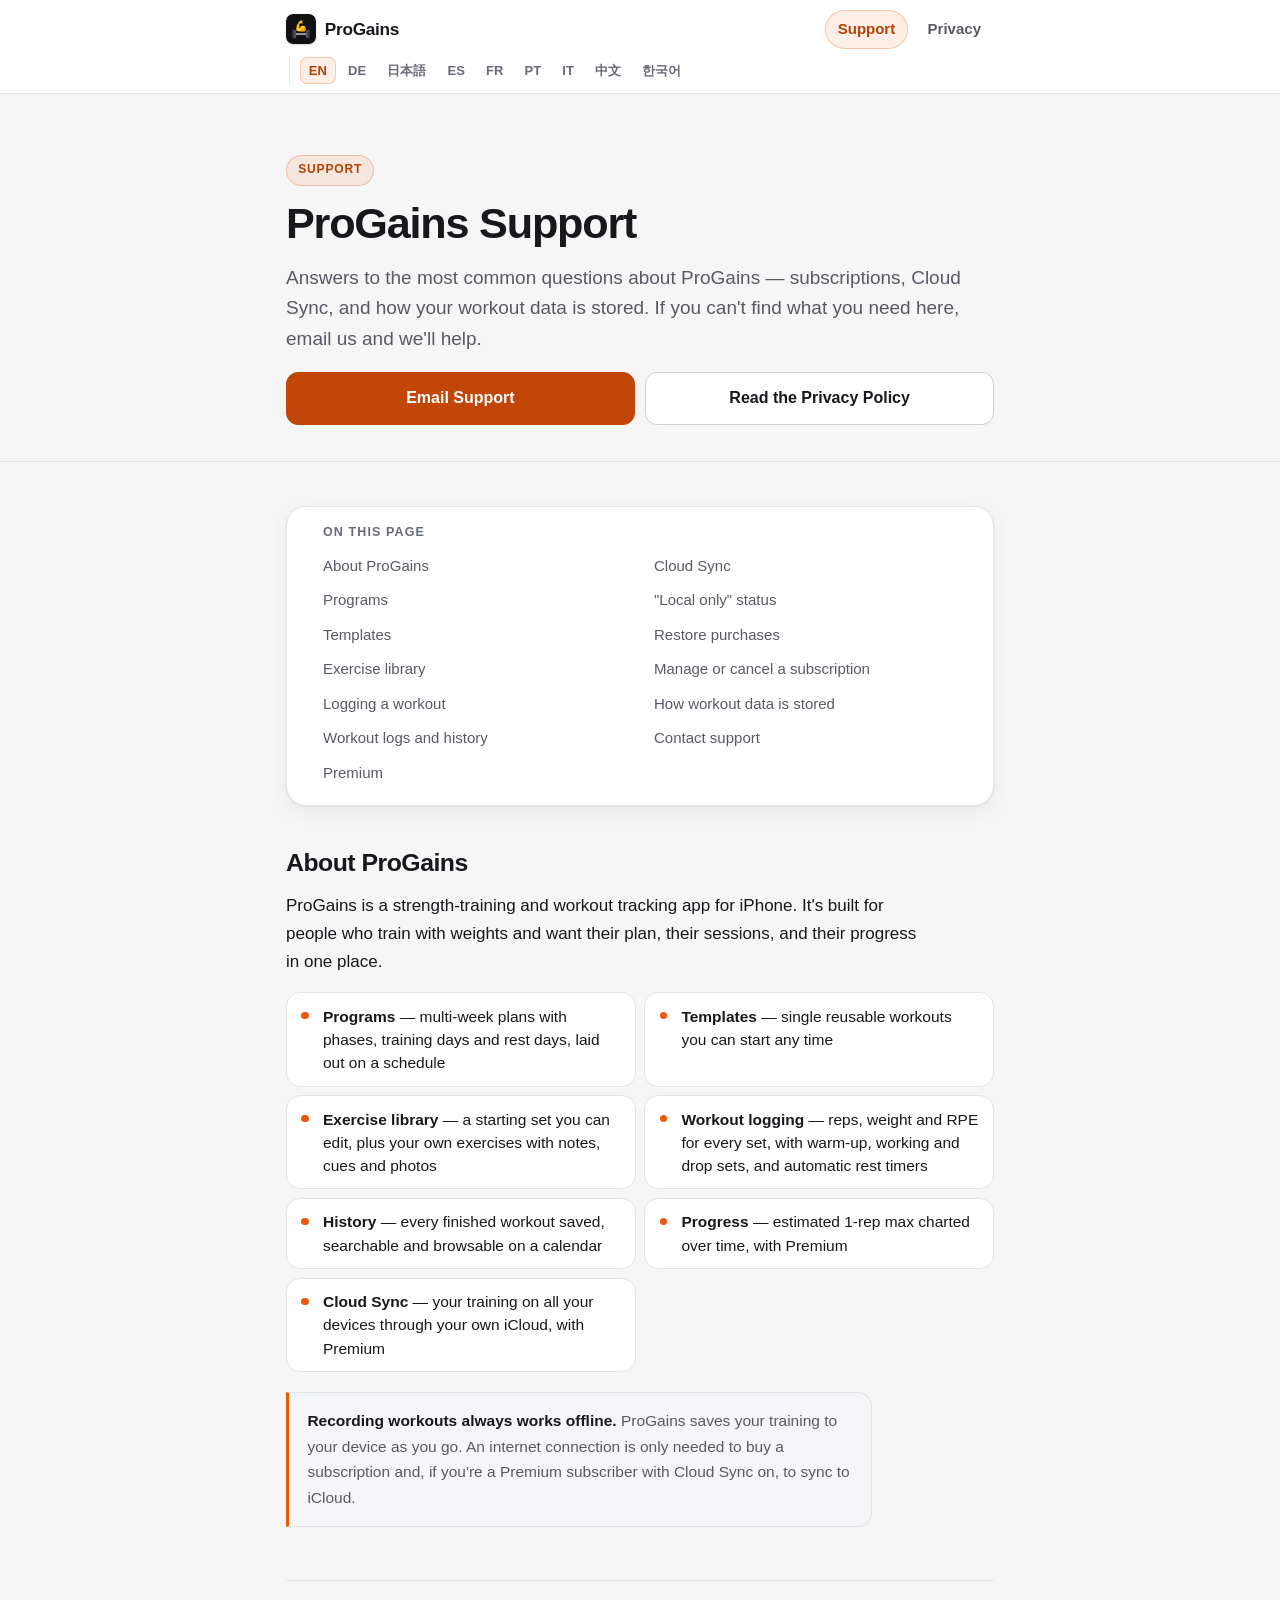
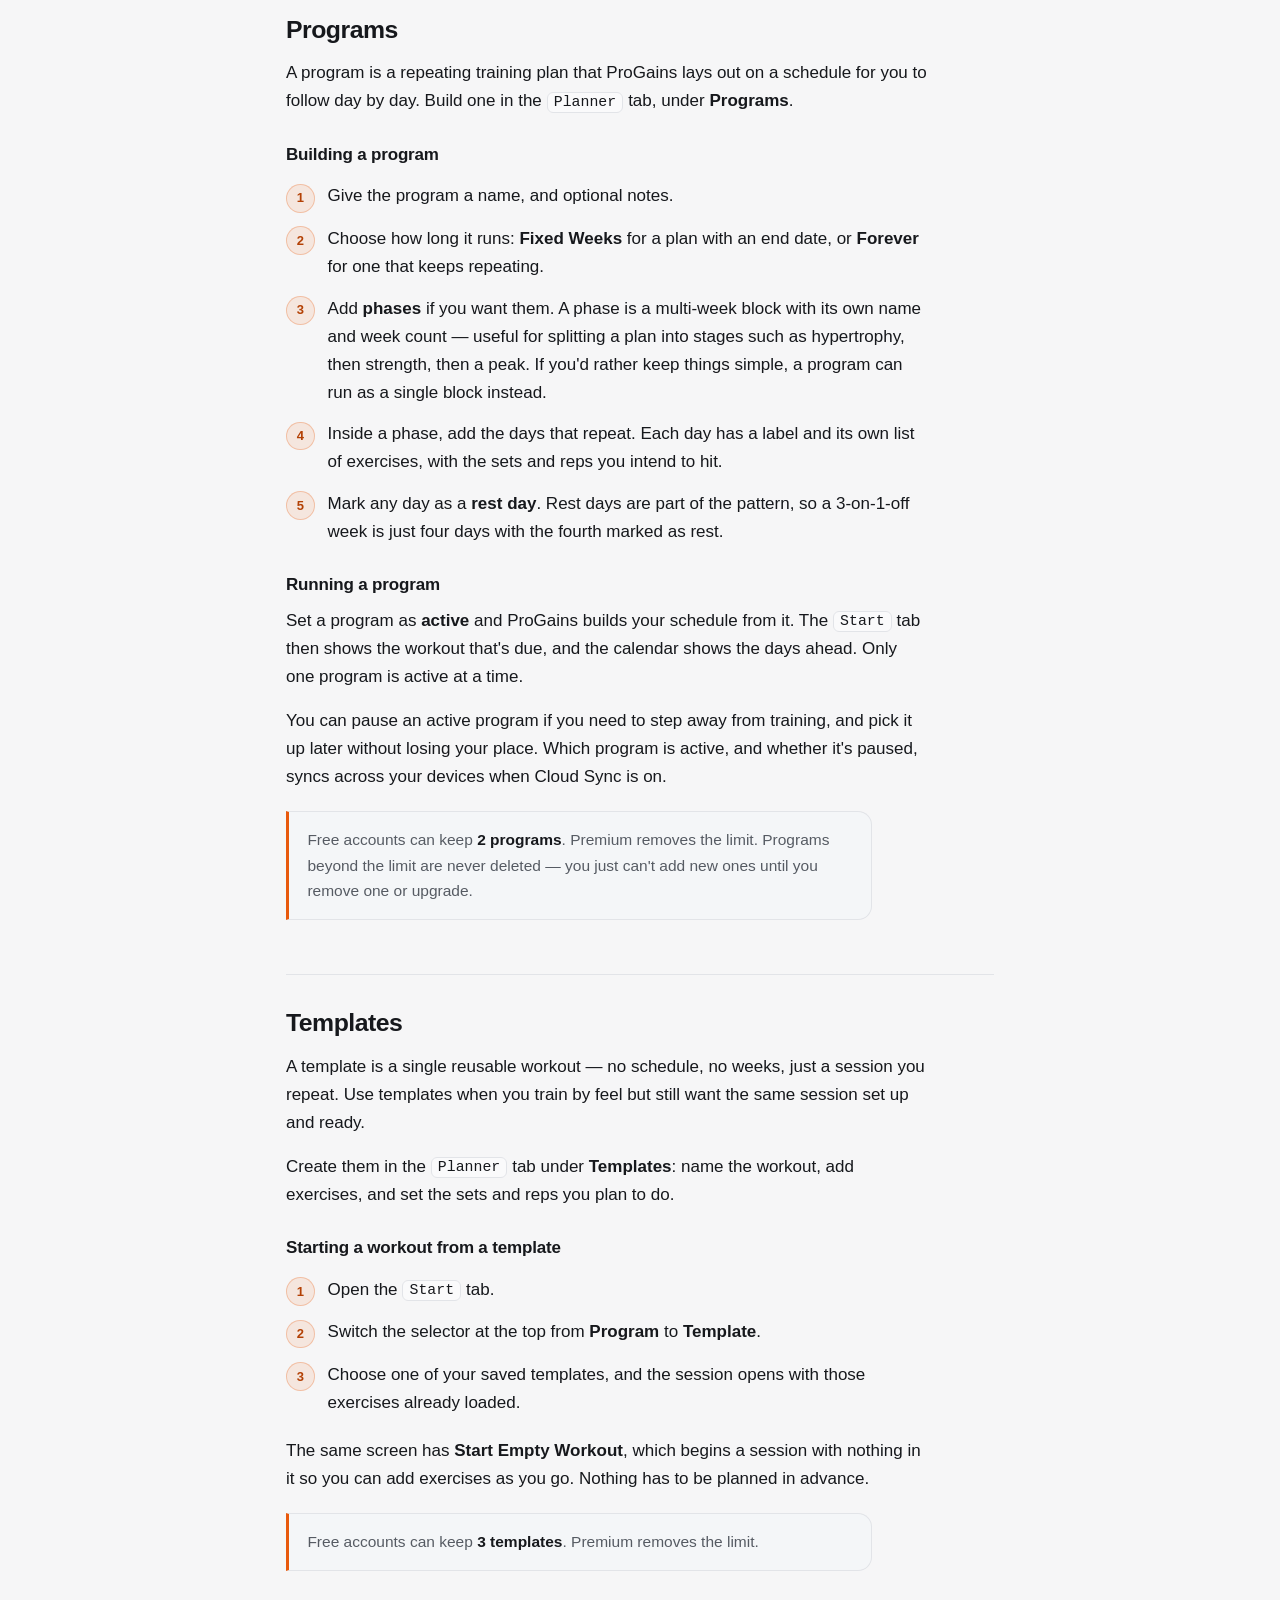
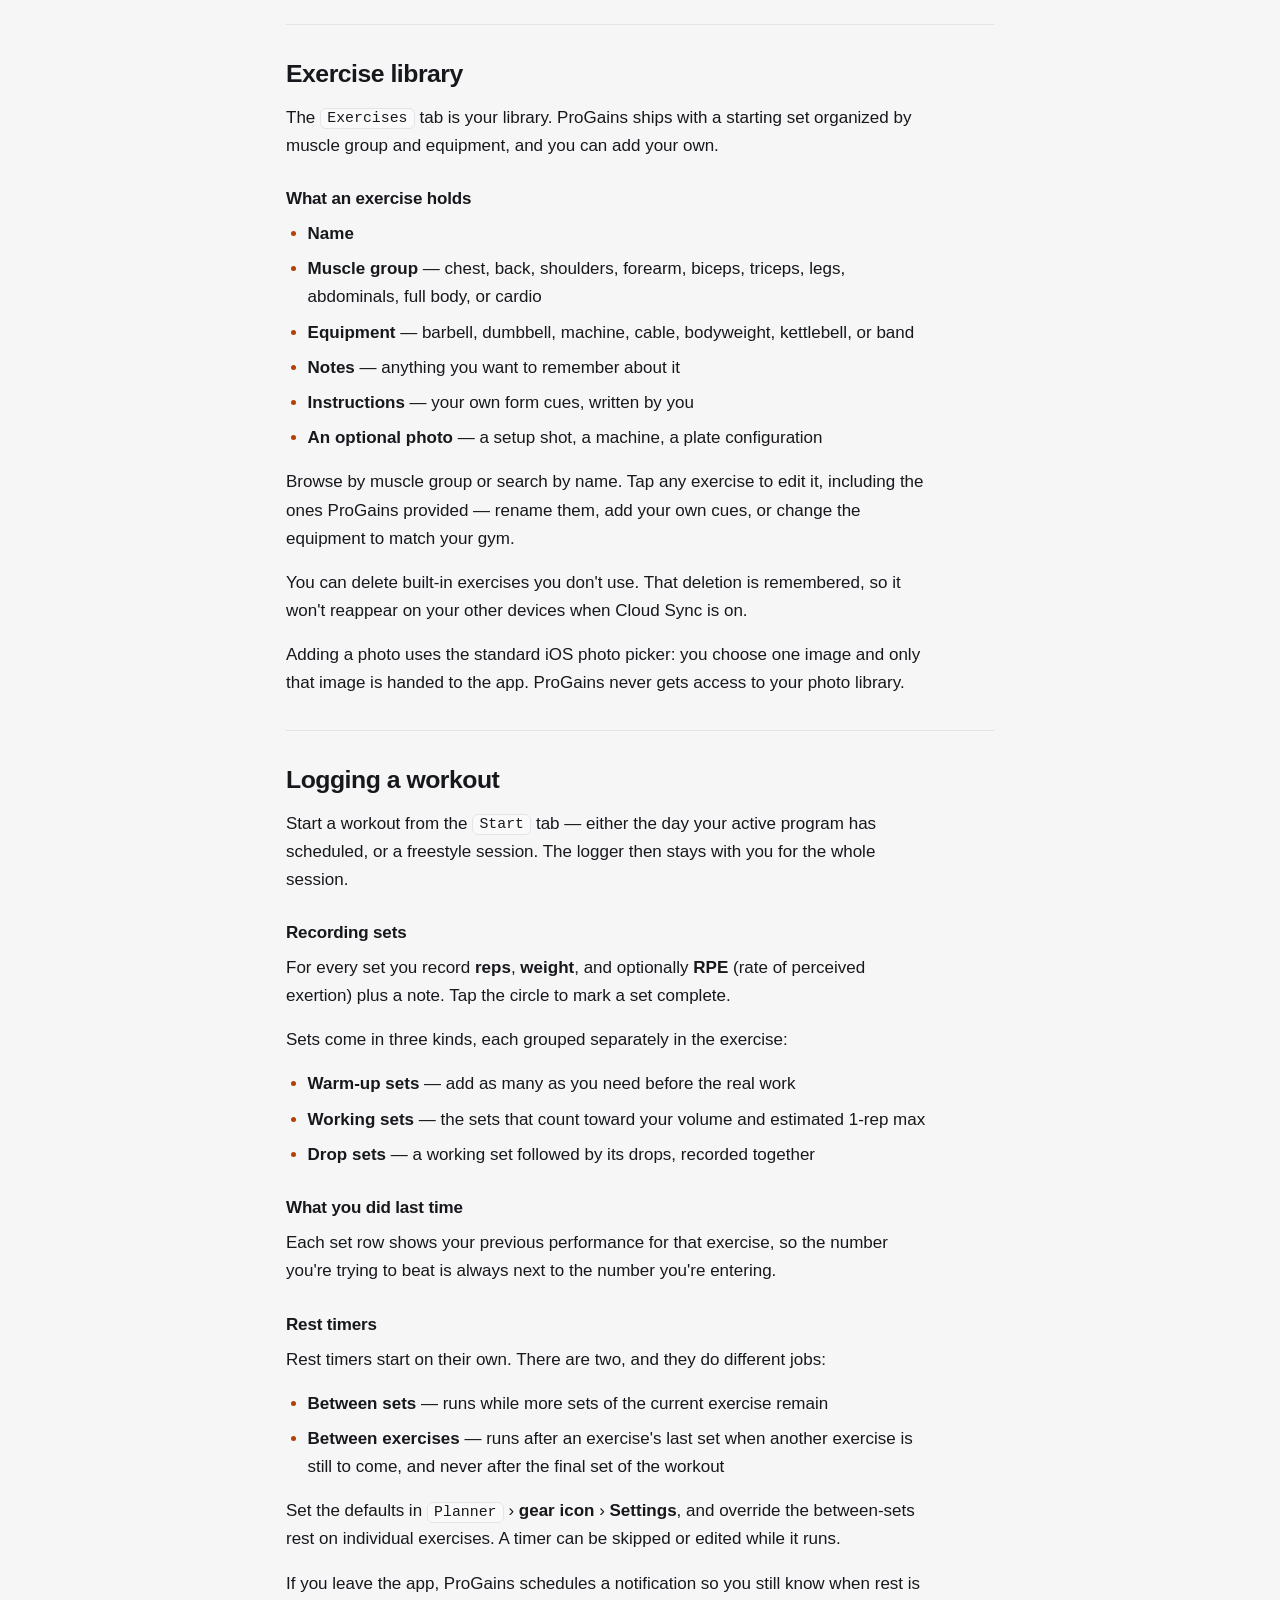
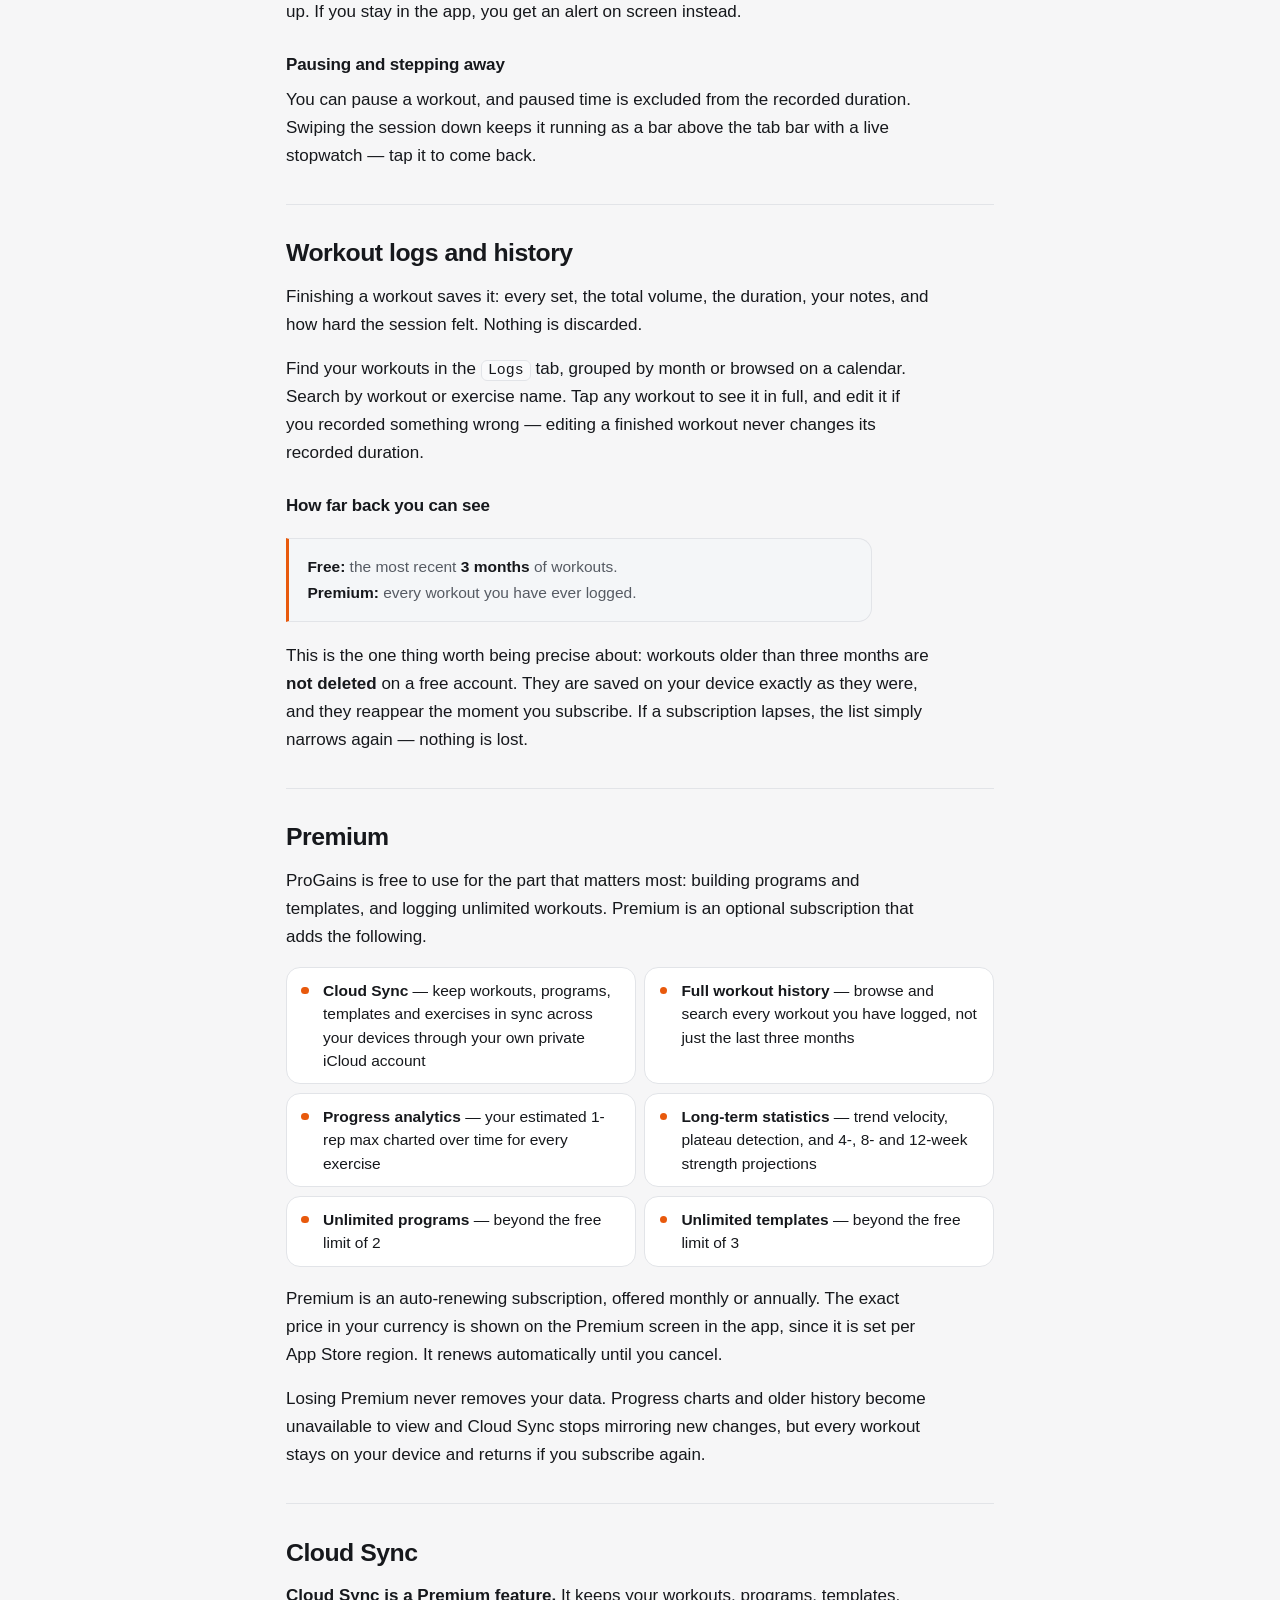
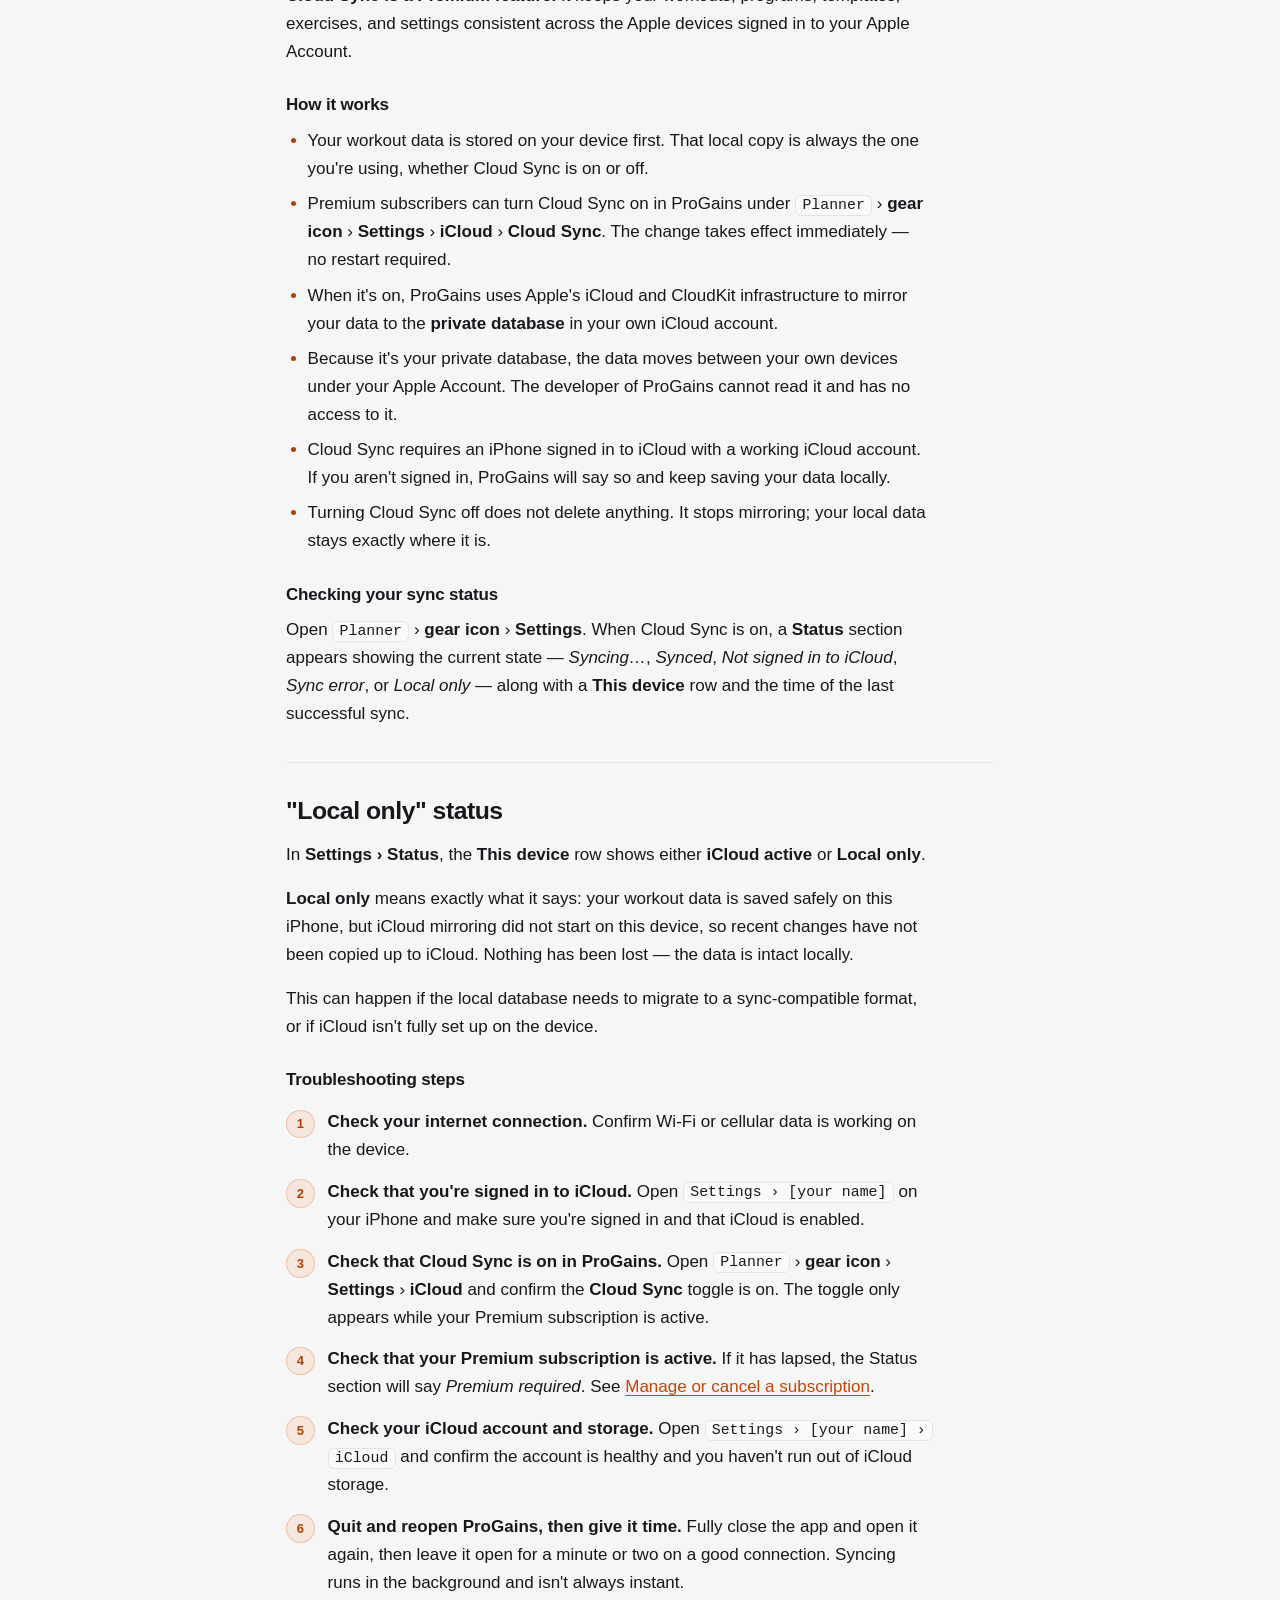
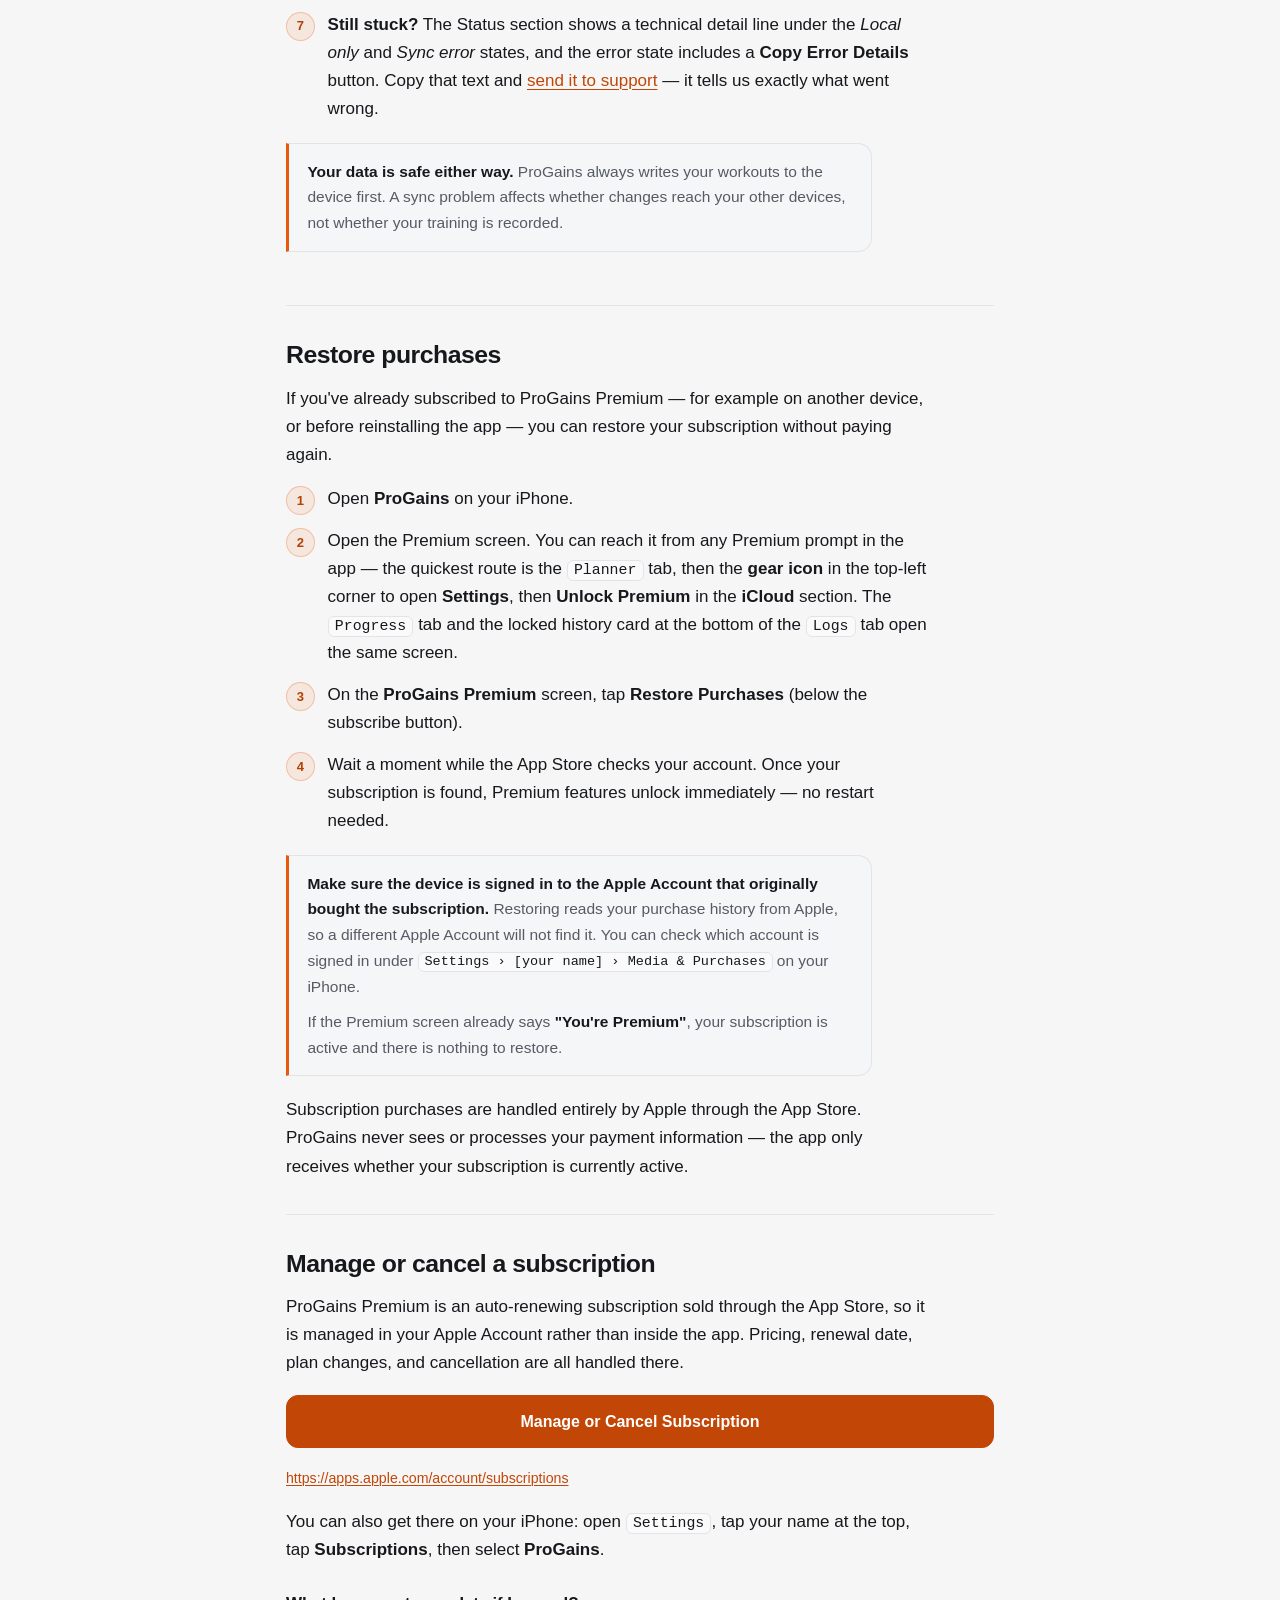
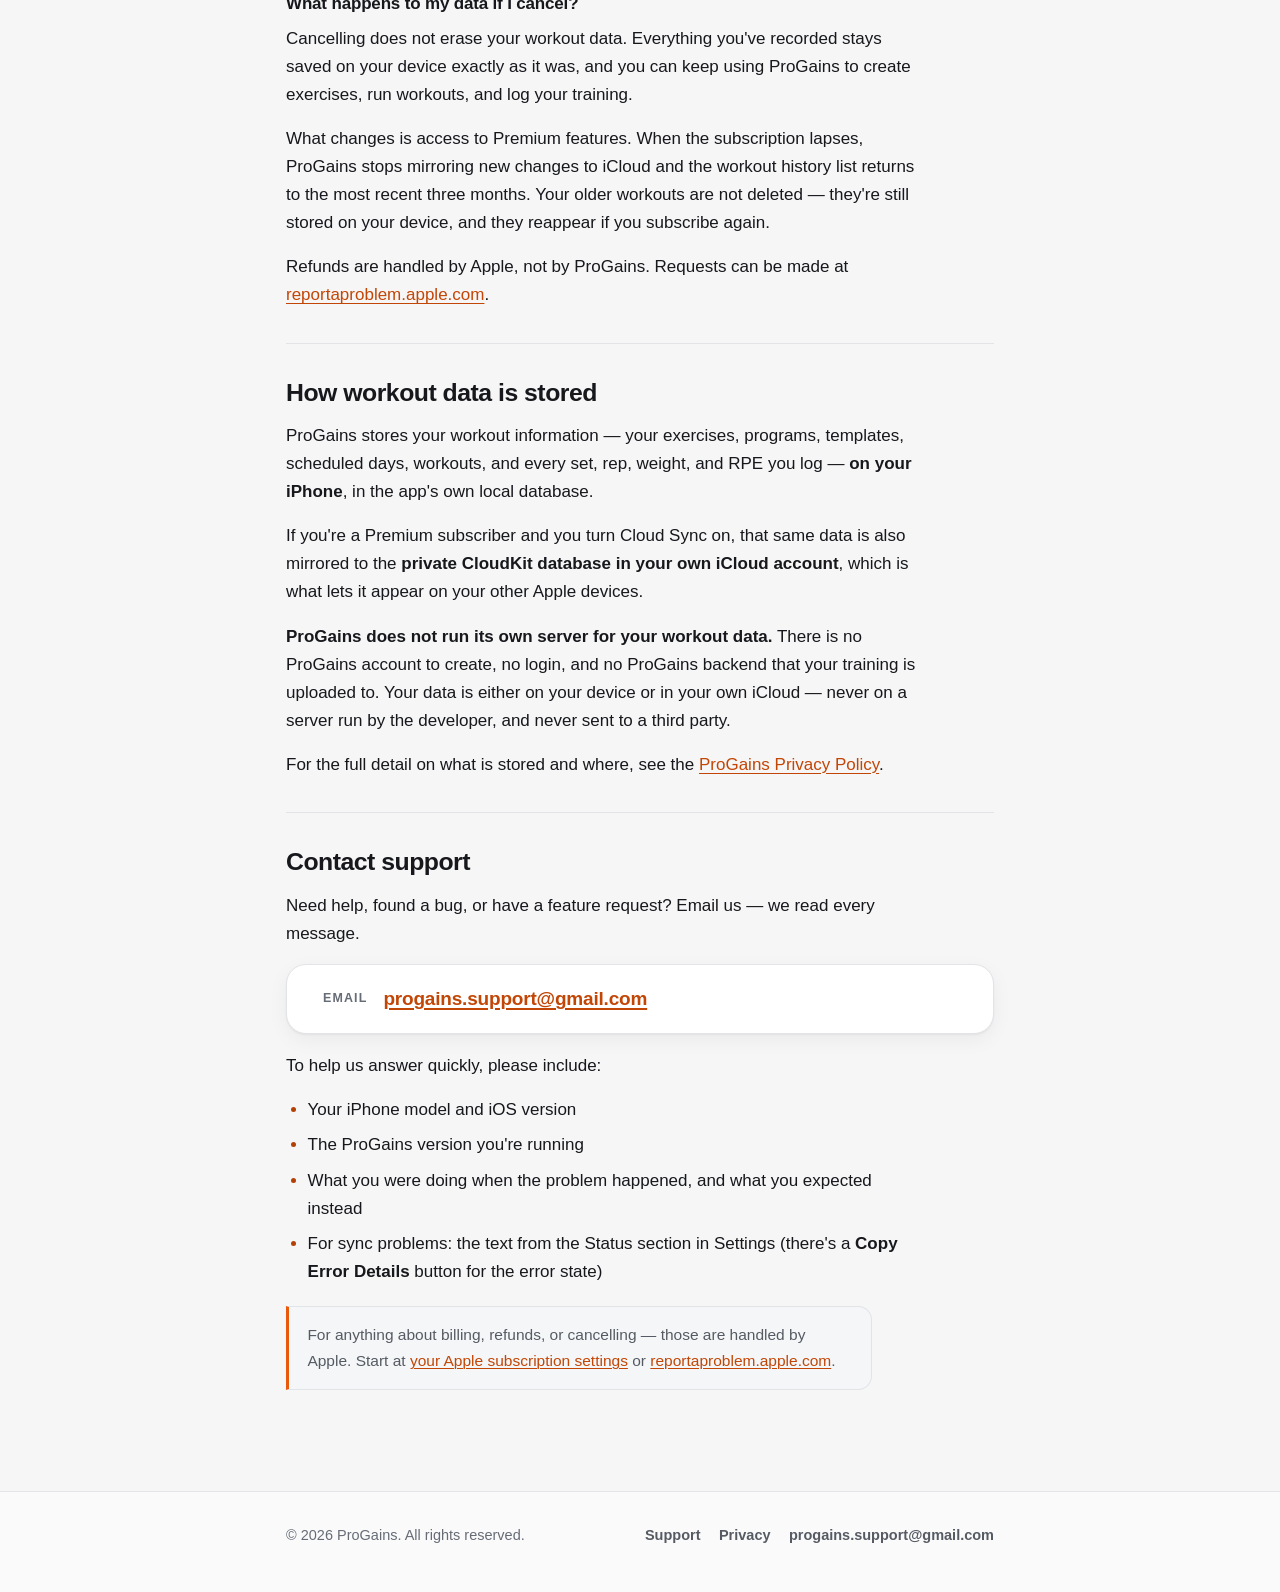
<file: index.html>
<!DOCTYPE html>
<html lang="en">
<head>
<meta charset="utf-8">
<meta name="viewport" content="width=device-width, initial-scale=1, viewport-fit=cover">
<title>ProGains Support</title>
<meta name="description" content="Help and support for ProGains, the strength-training and workout tracking app for iPhone. Restore purchases, manage your subscription, troubleshoot Cloud Sync, and contact support.">
<meta name="color-scheme" content="light dark">
<meta name="theme-color" content="#F6F6F7" media="(prefers-color-scheme: light)">
<meta name="theme-color" content="#0E1013" media="(prefers-color-scheme: dark)">
<meta name="robots" content="index, follow">
<meta property="og:type" content="website">
<meta property="og:site_name" content="ProGains">
<meta property="og:locale" content="en_US">
<meta property="og:locale:alternate" content="de_DE">
<meta property="og:locale:alternate" content="ja_JP">
<meta property="og:locale:alternate" content="es_ES">
<meta property="og:locale:alternate" content="fr_FR">
<meta property="og:locale:alternate" content="pt_BR">
<meta property="og:locale:alternate" content="it_IT">
<meta property="og:locale:alternate" content="zh_CN">
<meta property="og:locale:alternate" content="ko_KR">
<meta property="og:title" content="ProGains Support">
<meta property="og:description" content="Help and support for ProGains, the strength-training and workout tracking app for iPhone. Restore purchases, manage your subscription, troubleshoot Cloud Sync, and contact support.">
<meta property="og:image" content="assets/icon-512.png">
<meta name="twitter:card" content="summary">
<meta name="twitter:title" content="ProGains Support">
<meta name="twitter:description" content="Help and support for ProGains, the strength-training and workout tracking app for iPhone. Restore purchases, manage your subscription, troubleshoot Cloud Sync, and contact support.">
<meta name="twitter:image" content="assets/icon-512.png">
<link rel="icon" type="image/png" sizes="32x32" href="assets/icon-32.png">
<link rel="icon" type="image/png" sizes="192x192" href="assets/icon-512.png">
<link rel="apple-touch-icon" sizes="180x180" href="assets/icon-180.png">
<link rel="stylesheet" href="css/styles.css">
</head>
<body>
<div class="i18n" id="en" lang="en">
<header class="site-header"><div class="wrap">
<a class="brand" href="#en" aria-label="ProGains"><span class="brand-mark" aria-hidden="true"></span><span><span class="pro">Pro</span><span class="gains">Gains</span></span></a>
<nav class="site-nav" aria-label="Primary">
<a href="#en" aria-current="page">Support</a>
<a href="privacy/index.html">Privacy</a>
</nav>
<nav class="lang-switch" aria-label="Language"><a href="#en" lang="en" hreflang="en" title="English" aria-current="true">EN</a><a href="#de" lang="de" hreflang="de" title="Deutsch">DE</a><a href="#ja" lang="ja" hreflang="ja" title="日本語">日本語</a><a href="#es" lang="es" hreflang="es" title="Español">ES</a><a href="#fr" lang="fr" hreflang="fr" title="Français">FR</a><a href="#pt" lang="pt-BR" hreflang="pt-BR" title="Português">PT</a><a href="#it" lang="it" hreflang="it" title="Italiano">IT</a><a href="#zh" lang="zh-Hans" hreflang="zh-Hans" title="简体中文">中文</a><a href="#ko" lang="ko" hreflang="ko" title="한국어">한국어</a></nav>
</div></header>
<div class="hero"><div class="wrap">
<p class="eyebrow">Support</p>
<h1>ProGains Support</h1>
<p class="lede">Answers to the most common questions about ProGains — subscriptions, Cloud Sync, and how your workout data is stored. If you can't find what you need here, email us and we'll help.</p>
<div class="btn-row"><a class="btn btn-primary" href="mailto:progains.support@gmail.com">Email Support</a><a class="btn btn-secondary" href="privacy/index.html#en">Read the Privacy Policy</a></div>
</div></div>
<main id="main-en"><div class="wrap">
<nav class="toc" aria-label="On this page"><h2>On this page</h2><ol>
<li><a href="#about-en">About ProGains</a></li>
<li><a href="#programs-en">Programs</a></li>
<li><a href="#templates-en">Templates</a></li>
<li><a href="#exercises-en">Exercise library</a></li>
<li><a href="#logging-en">Logging a workout</a></li>
<li><a href="#history-en">Workout logs and history</a></li>
<li><a href="#premium-en">Premium</a></li>
<li><a href="#cloud-sync-en">Cloud Sync</a></li>
<li><a href="#local-only-en">"Local only" status</a></li>
<li><a href="#restore-en">Restore purchases</a></li>
<li><a href="#subscription-en">Manage or cancel a subscription</a></li>
<li><a href="#storage-en">How workout data is stored</a></li>
<li><a href="#contact-en">Contact support</a></li>
</ol></nav>
<section id="about-en"><h2>About ProGains</h2><p>ProGains is a strength-training and workout tracking app for iPhone. It's built for people who train with weights and want their plan, their sessions, and their progress in one place.</p>
<ul class="features">
<li><strong>Programs</strong> &mdash; multi-week plans with phases, training days and rest days, laid out on a schedule</li>
<li><strong>Templates</strong> &mdash; single reusable workouts you can start any time</li>
<li><strong>Exercise library</strong> &mdash; a starting set you can edit, plus your own exercises with notes, cues and photos</li>
<li><strong>Workout logging</strong> &mdash; reps, weight and RPE for every set, with warm-up, working and drop sets, and automatic rest timers</li>
<li><strong>History</strong> &mdash; every finished workout saved, searchable and browsable on a calendar</li>
<li><strong>Progress</strong> &mdash; estimated 1-rep max charted over time, with Premium</li>
<li><strong>Cloud Sync</strong> &mdash; your training on all your devices through your own iCloud, with Premium</li>
</ul>
<div class="note">
<p><strong>Recording workouts always works offline.</strong> ProGains saves your training to your device as you go. An internet connection is only needed to buy a subscription and, if you're a Premium subscriber with Cloud Sync on, to sync to iCloud.</p>
</div></section>
<section id="programs-en"><h2>Programs</h2><p>A program is a repeating training plan that ProGains lays out on a schedule for you to follow day by day. Build one in the <span class="path">Planner</span> tab, under <strong>Programs</strong>.</p>
<h3>Building a program</h3>
<ol class="steps">
<li>Give the program a name, and optional notes.</li>
<li>Choose how long it runs: <strong>Fixed Weeks</strong> for a plan with an end date, or <strong>Forever</strong> for one that keeps repeating.</li>
<li>Add <strong>phases</strong> if you want them. A phase is a multi-week block with its own name and week count &mdash; useful for splitting a plan into stages such as hypertrophy, then strength, then a peak. If you'd rather keep things simple, a program can run as a single block instead.</li>
<li>Inside a phase, add the days that repeat. Each day has a label and its own list of exercises, with the sets and reps you intend to hit.</li>
<li>Mark any day as a <strong>rest day</strong>. Rest days are part of the pattern, so a 3-on-1-off week is just four days with the fourth marked as rest.</li>
</ol>
<h3>Running a program</h3>
<p>Set a program as <strong>active</strong> and ProGains builds your schedule from it. The <span class="path">Start</span> tab then shows the workout that's due, and the calendar shows the days ahead. Only one program is active at a time.</p>
<p>You can pause an active program if you need to step away from training, and pick it up later without losing your place. Which program is active, and whether it's paused, syncs across your devices when Cloud Sync is on.</p>
<div class="note"><p>Free accounts can keep <strong>2 programs</strong>. Premium removes the limit. Programs beyond the limit are never deleted &mdash; you just can't add new ones until you remove one or upgrade.</p></div></section>
<section id="templates-en"><h2>Templates</h2><p>A template is a single reusable workout &mdash; no schedule, no weeks, just a session you repeat. Use templates when you train by feel but still want the same session set up and ready.</p>
<p>Create them in the <span class="path">Planner</span> tab under <strong>Templates</strong>: name the workout, add exercises, and set the sets and reps you plan to do.</p>
<h3>Starting a workout from a template</h3>
<ol class="steps">
<li>Open the <span class="path">Start</span> tab.</li>
<li>Switch the selector at the top from <strong>Program</strong> to <strong>Template</strong>.</li>
<li>Choose one of your saved templates, and the session opens with those exercises already loaded.</li>
</ol>
<p>The same screen has <strong>Start Empty Workout</strong>, which begins a session with nothing in it so you can add exercises as you go. Nothing has to be planned in advance.</p>
<div class="note"><p>Free accounts can keep <strong>3 templates</strong>. Premium removes the limit.</p></div></section>
<section id="exercises-en"><h2>Exercise library</h2><p>The <span class="path">Exercises</span> tab is your library. ProGains ships with a starting set organized by muscle group and equipment, and you can add your own.</p>
<h3>What an exercise holds</h3>
<ul>
<li><strong>Name</strong></li>
<li><strong>Muscle group</strong> &mdash; chest, back, shoulders, forearm, biceps, triceps, legs, abdominals, full body, or cardio</li>
<li><strong>Equipment</strong> &mdash; barbell, dumbbell, machine, cable, bodyweight, kettlebell, or band</li>
<li><strong>Notes</strong> &mdash; anything you want to remember about it</li>
<li><strong>Instructions</strong> &mdash; your own form cues, written by you</li>
<li><strong>An optional photo</strong> &mdash; a setup shot, a machine, a plate configuration</li>
</ul>
<p>Browse by muscle group or search by name. Tap any exercise to edit it, including the ones ProGains provided &mdash; rename them, add your own cues, or change the equipment to match your gym.</p>
<p>You can delete built-in exercises you don't use. That deletion is remembered, so it won't reappear on your other devices when Cloud Sync is on.</p>
<p>Adding a photo uses the standard iOS photo picker: you choose one image and only that image is handed to the app. ProGains never gets access to your photo library.</p></section>
<section id="logging-en"><h2>Logging a workout</h2><p>Start a workout from the <span class="path">Start</span> tab &mdash; either the day your active program has scheduled, or a freestyle session. The logger then stays with you for the whole session.</p>
<h3>Recording sets</h3>
<p>For every set you record <strong>reps</strong>, <strong>weight</strong>, and optionally <strong>RPE</strong> (rate of perceived exertion) plus a note. Tap the circle to mark a set complete.</p>
<p>Sets come in three kinds, each grouped separately in the exercise:</p>
<ul>
<li><strong>Warm-up sets</strong> &mdash; add as many as you need before the real work</li>
<li><strong>Working sets</strong> &mdash; the sets that count toward your volume and estimated 1-rep max</li>
<li><strong>Drop sets</strong> &mdash; a working set followed by its drops, recorded together</li>
</ul>
<h3>What you did last time</h3>
<p>Each set row shows your previous performance for that exercise, so the number you're trying to beat is always next to the number you're entering.</p>
<h3>Rest timers</h3>
<p>Rest timers start on their own. There are two, and they do different jobs:</p>
<ul>
<li><strong>Between sets</strong> &mdash; runs while more sets of the current exercise remain</li>
<li><strong>Between exercises</strong> &mdash; runs after an exercise's last set when another exercise is still to come, and never after the final set of the workout</li>
</ul>
<p>Set the defaults in <span class="path">Planner</span> &rsaquo; <strong>gear icon</strong> &rsaquo; <strong>Settings</strong>, and override the between-sets rest on individual exercises. A timer can be skipped or edited while it runs.</p>
<p>If you leave the app, ProGains schedules a notification so you still know when rest is up. If you stay in the app, you get an alert on screen instead.</p>
<h3>Pausing and stepping away</h3>
<p>You can pause a workout, and paused time is excluded from the recorded duration. Swiping the session down keeps it running as a bar above the tab bar with a live stopwatch &mdash; tap it to come back.</p></section>
<section id="history-en"><h2>Workout logs and history</h2><p>Finishing a workout saves it: every set, the total volume, the duration, your notes, and how hard the session felt. Nothing is discarded.</p>
<p>Find your workouts in the <span class="path">Logs</span> tab, grouped by month or browsed on a calendar. Search by workout or exercise name. Tap any workout to see it in full, and edit it if you recorded something wrong &mdash; editing a finished workout never changes its recorded duration.</p>
<h3>How far back you can see</h3>
<div class="note"><p><strong>Free:</strong> the most recent <strong>3 months</strong> of workouts.<br>
<strong>Premium:</strong> every workout you have ever logged.</p></div>
<p>This is the one thing worth being precise about: workouts older than three months are <strong>not deleted</strong> on a free account. They are saved on your device exactly as they were, and they reappear the moment you subscribe. If a subscription lapses, the list simply narrows again &mdash; nothing is lost.</p></section>
<section id="premium-en"><h2>Premium</h2><p>ProGains is free to use for the part that matters most: building programs and templates, and logging unlimited workouts. Premium is an optional subscription that adds the following.</p>
<ul class="features">
<li><strong>Cloud Sync</strong> &mdash; keep workouts, programs, templates and exercises in sync across your devices through your own private iCloud account</li>
<li><strong>Full workout history</strong> &mdash; browse and search every workout you have logged, not just the last three months</li>
<li><strong>Progress analytics</strong> &mdash; your estimated 1-rep max charted over time for every exercise</li>
<li><strong>Long-term statistics</strong> &mdash; trend velocity, plateau detection, and 4-, 8- and 12-week strength projections</li>
<li><strong>Unlimited programs</strong> &mdash; beyond the free limit of 2</li>
<li><strong>Unlimited templates</strong> &mdash; beyond the free limit of 3</li>
</ul>
<p style="margin-top:1.15rem">Premium is an auto-renewing subscription, offered monthly or annually. The exact price in your currency is shown on the Premium screen in the app, since it is set per App Store region. It renews automatically until you cancel.</p>
<p>Losing Premium never removes your data. Progress charts and older history become unavailable to view and Cloud Sync stops mirroring new changes, but every workout stays on your device and returns if you subscribe again.</p></section>
<section id="cloud-sync-en"><h2>Cloud Sync</h2><p><strong>Cloud Sync is a Premium feature.</strong> It keeps your workouts, programs, templates, exercises, and settings consistent across the Apple devices signed in to your Apple Account.</p>
<h3>How it works</h3>
<ul>
<li>Your workout data is stored on your device first. That local copy is always the one you're using, whether Cloud Sync is on or off.</li>
<li>Premium subscribers can turn Cloud Sync on in ProGains under <span class="path">Planner</span> › <strong>gear icon</strong> › <strong>Settings</strong> › <strong>iCloud</strong> › <strong>Cloud Sync</strong>. The change takes effect immediately — no restart required.</li>
<li>When it's on, ProGains uses Apple's iCloud and CloudKit infrastructure to mirror your data to the <strong>private database</strong> in your own iCloud account.</li>
<li>Because it's your private database, the data moves between your own devices under your Apple Account. The developer of ProGains cannot read it and has no access to it.</li>
<li>Cloud Sync requires an iPhone signed in to iCloud with a working iCloud account. If you aren't signed in, ProGains will say so and keep saving your data locally.</li>
<li>Turning Cloud Sync off does not delete anything. It stops mirroring; your local data stays exactly where it is.</li>
</ul>
<h3>Checking your sync status</h3>
<p>Open <span class="path">Planner</span> › <strong>gear icon</strong> › <strong>Settings</strong>. When Cloud Sync is on, a <strong>Status</strong> section appears showing the current state — <em>Syncing…</em>, <em>Synced</em>, <em>Not signed in to iCloud</em>, <em>Sync error</em>, or <em>Local only</em> — along with a <strong>This device</strong> row and the time of the last successful sync.</p></section>
<section id="local-only-en"><h2>"Local only" status</h2><p>In <strong>Settings › Status</strong>, the <strong>This device</strong> row shows either <strong>iCloud active</strong> or <strong>Local only</strong>.</p>
<p><strong>Local only</strong> means exactly what it says: your workout data is saved safely on this iPhone, but iCloud mirroring did not start on this device, so recent changes have not been copied up to iCloud. Nothing has been lost — the data is intact locally.</p>
<p>This can happen if the local database needs to migrate to a sync-compatible format, or if iCloud isn't fully set up on the device.</p>
<h3>Troubleshooting steps</h3>
<ol class="steps">
<li><strong>Check your internet connection.</strong> Confirm Wi-Fi or cellular data is working on the device.</li>
<li><strong>Check that you're signed in to iCloud.</strong> Open <span class="path">Settings › [your name]</span> on your iPhone and make sure you're signed in and that iCloud is enabled.</li>
<li><strong>Check that Cloud Sync is on in ProGains.</strong> Open <span class="path">Planner</span> › <strong>gear icon</strong> › <strong>Settings</strong> › <strong>iCloud</strong> and confirm the <strong>Cloud Sync</strong> toggle is on. The toggle only appears while your Premium subscription is active.</li>
<li><strong>Check that your Premium subscription is active.</strong> If it has lapsed, the Status section will say <em>Premium required</em>. See <a href="#subscription-en">Manage or cancel a subscription</a>.</li>
<li><strong>Check your iCloud account and storage.</strong> Open <span class="path">Settings › [your name] › iCloud</span> and confirm the account is healthy and you haven't run out of iCloud storage.</li>
<li><strong>Quit and reopen ProGains, then give it time.</strong> Fully close the app and open it again, then leave it open for a minute or two on a good connection. Syncing runs in the background and isn't always instant.</li>
<li><strong>Still stuck?</strong> The Status section shows a technical detail line under the <em>Local only</em> and <em>Sync error</em> states, and the error state includes a <strong>Copy Error Details</strong> button. Copy that text and <a href="#contact-en">send it to support</a> — it tells us exactly what went wrong.</li>
</ol>
<div class="note">
<p><strong>Your data is safe either way.</strong> ProGains always writes your workouts to the device first. A sync problem affects whether changes reach your other devices, not whether your training is recorded.</p>
</div></section>
<section id="restore-en"><h2>Restore purchases</h2><p>If you've already subscribed to ProGains Premium — for example on another device, or before reinstalling the app — you can restore your subscription without paying again.</p>
<ol class="steps">
<li>Open <strong>ProGains</strong> on your iPhone.</li>
<li>Open the Premium screen. You can reach it from any Premium prompt in the app — the quickest route is the <span class="path">Planner</span> tab, then the <strong>gear icon</strong> in the top-left corner to open <strong>Settings</strong>, then <strong>Unlock Premium</strong> in the <strong>iCloud</strong> section. The <span class="path">Progress</span> tab and the locked history card at the bottom of the <span class="path">Logs</span> tab open the same screen.</li>
<li>On the <strong>ProGains Premium</strong> screen, tap <strong>Restore Purchases</strong> (below the subscribe button).</li>
<li>Wait a moment while the App Store checks your account. Once your subscription is found, Premium features unlock immediately — no restart needed.</li>
</ol>
<div class="note">
<p><strong>Make sure the device is signed in to the Apple Account that originally bought the subscription.</strong> Restoring reads your purchase history from Apple, so a different Apple Account will not find it. You can check which account is signed in under <span class="path">Settings › [your name] › Media &amp; Purchases</span> on your iPhone.</p>
<p>If the Premium screen already says <strong>"You're Premium"</strong>, your subscription is active and there is nothing to restore.</p>
</div>
<p>Subscription purchases are handled entirely by Apple through the App Store. ProGains never sees or processes your payment information — the app only receives whether your subscription is currently active.</p></section>
<section id="subscription-en"><h2>Manage or cancel a subscription</h2><p>ProGains Premium is an auto-renewing subscription sold through the App Store, so it is managed in your Apple Account rather than inside the app. Pricing, renewal date, plan changes, and cancellation are all handled there.</p>
<div class="btn-row">
<a class="btn btn-primary" href="https://apps.apple.com/account/subscriptions">Manage or Cancel Subscription</a>
</div>
<p style="margin-top:1rem"><small><a href="https://apps.apple.com/account/subscriptions">https://apps.apple.com/account/subscriptions</a></small></p>
<p>You can also get there on your iPhone: open <span class="path">Settings</span>, tap your name at the top, tap <strong>Subscriptions</strong>, then select <strong>ProGains</strong>.</p>
<h3>What happens to my data if I cancel?</h3>
<p>Cancelling does not erase your workout data. Everything you've recorded stays saved on your device exactly as it was, and you can keep using ProGains to create exercises, run workouts, and log your training.</p>
<p>What changes is access to Premium features. When the subscription lapses, ProGains stops mirroring new changes to iCloud and the workout history list returns to the most recent three months. Your older workouts are not deleted — they're still stored on your device, and they reappear if you subscribe again.</p>
<p>Refunds are handled by Apple, not by ProGains. Requests can be made at <a href="https://reportaproblem.apple.com">reportaproblem.apple.com</a>.</p></section>
<section id="storage-en"><h2>How workout data is stored</h2><p>ProGains stores your workout information — your exercises, programs, templates, scheduled days, workouts, and every set, rep, weight, and RPE you log — <strong>on your iPhone</strong>, in the app's own local database.</p>
<p>If you're a Premium subscriber and you turn Cloud Sync on, that same data is also mirrored to the <strong>private CloudKit database in your own iCloud account</strong>, which is what lets it appear on your other Apple devices.</p>
<p><strong>ProGains does not run its own server for your workout data.</strong> There is no ProGains account to create, no login, and no ProGains backend that your training is uploaded to. Your data is either on your device or in your own iCloud — never on a server run by the developer, and never sent to a third party.</p>
<p>For the full detail on what is stored and where, see the <a href="privacy/index.html#en">ProGains Privacy Policy</a>.</p></section>
<section id="contact-en"><h2>Contact support</h2><p>Need help, found a bug, or have a feature request? Email us — we read every message.</p>
<div class="contact">
<span class="label">Email</span>
<a class="email" href="mailto:progains.support@gmail.com">progains.support@gmail.com</a>
</div>
<p style="margin-top:1.15rem">To help us answer quickly, please include:</p>
<ul>
<li>Your iPhone model and iOS version</li>
<li>The ProGains version you're running</li>
<li>What you were doing when the problem happened, and what you expected instead</li>
<li>For sync problems: the text from the Status section in Settings (there's a <strong>Copy Error Details</strong> button for the error state)</li>
</ul>
<div class="note">
<p>For anything about billing, refunds, or cancelling — those are handled by Apple. Start at <a href="https://apps.apple.com/account/subscriptions">your Apple subscription settings</a> or <a href="https://reportaproblem.apple.com">reportaproblem.apple.com</a>.</p>
</div></section>
</div></main>
<footer class="site-footer"><div class="wrap">
<p>&copy; 2026 ProGains. All rights reserved.</p>
<nav class="footer-nav" aria-label="Footer"><a href="#en">Support</a><a href="privacy/index.html#en">Privacy</a><a href="mailto:progains.support@gmail.com">progains.support@gmail.com</a></nav>
</div></footer>
</div>
<div class="i18n" id="de" lang="de">
<header class="site-header"><div class="wrap">
<a class="brand" href="#de" aria-label="ProGains"><span class="brand-mark" aria-hidden="true"></span><span><span class="pro">Pro</span><span class="gains">Gains</span></span></a>
<nav class="site-nav" aria-label="Hauptnavigation">
<a href="#de" aria-current="page">Unterstützung</a>
<a href="privacy/index.html#de">Datenschutz</a>
</nav>
<nav class="lang-switch" aria-label="Language"><a href="#en" lang="en" hreflang="en" title="English">EN</a><a href="#de" lang="de" hreflang="de" title="Deutsch" aria-current="true">DE</a><a href="#ja" lang="ja" hreflang="ja" title="日本語">日本語</a><a href="#es" lang="es" hreflang="es" title="Español">ES</a><a href="#fr" lang="fr" hreflang="fr" title="Français">FR</a><a href="#pt" lang="pt-BR" hreflang="pt-BR" title="Português">PT</a><a href="#it" lang="it" hreflang="it" title="Italiano">IT</a><a href="#zh" lang="zh-Hans" hreflang="zh-Hans" title="简体中文">中文</a><a href="#ko" lang="ko" hreflang="ko" title="한국어">한국어</a></nav>
</div></header>
<div class="hero"><div class="wrap">
<p class="eyebrow">Unterstützung</p>
<h1>ProGains Unterstützung</h1>
<p class="lede">Antworten auf die häufigsten Fragen zu ProGains – Abos, Cloud-Sync und wie deine Trainingsdaten gespeichert werden. Wenn du hier nicht findest, was du brauchst, schreib uns eine E-Mail. Wir helfen dir.</p>
<div class="btn-row"><a class="btn btn-primary" href="mailto:progains.support@gmail.com">E-Mail an den Unterstützung</a><a class="btn btn-secondary" href="privacy/index.html#de">Datenschutzerklärung lesen</a></div>
</div></div>
<main id="main-de"><div class="wrap">
<nav class="toc" aria-label="Auf dieser Seite"><h2>Auf dieser Seite</h2><ol>
<li><a href="#about-de">Über ProGains</a></li>
<li><a href="#programs-de">Programme</a></li>
<li><a href="#templates-de">Vorlagen</a></li>
<li><a href="#exercises-de">Übungsbibliothek</a></li>
<li><a href="#logging-de">Ein Training aufzeichnen</a></li>
<li><a href="#history-de">Trainingsaufzeichnungen und Verlauf</a></li>
<li><a href="#premium-de">Premium</a></li>
<li><a href="#cloud-sync-de">Cloud-Sync</a></li>
<li><a href="#local-only-de">Der Status „Nur lokal“</a></li>
<li><a href="#restore-de">Käufe wiederherstellen</a></li>
<li><a href="#subscription-de">Abo verwalten oder kündigen</a></li>
<li><a href="#storage-de">Wie Trainingsdaten gespeichert werden</a></li>
<li><a href="#contact-de">Support kontaktieren</a></li>
</ol></nav>
<section id="about-de"><h2>Über ProGains</h2><p>ProGains ist eine iPhone-App für Krafttraining und Trainingsaufzeichnung. Sie ist für alle gemacht, die mit Gewichten trainieren und ihren Plan, ihre Einheiten und ihren Fortschritt an einem Ort haben wollen.</p>
<ul class="features">
<li><strong>Programme</strong> &mdash; mehrwöchige Pläne mit Phasen, Trainings- und Ruhetagen, fertig als Zeitplan angelegt</li>
<li><strong>Vorlagen</strong> &mdash; einzelne, wiederverwendbare Trainings, die du jederzeit starten kannst</li>
<li><strong>Übungsbibliothek</strong> &mdash; eine Grundauswahl, die du bearbeiten kannst, plus deine eigenen Übungen mit Notizen, Hinweisen und Fotos</li>
<li><strong>Training aufzeichnen</strong> &mdash; Wiederholungen, Gewicht und RPE für jeden Satz, mit Aufwärm-, Arbeits- und Dropsätzen sowie automatischen Pausentimern</li>
<li><strong>Verlauf</strong> &mdash; jedes abgeschlossene Training gespeichert, durchsuchbar und im Kalender abrufbar</li>
<li><strong>Fortschritt</strong> &mdash; dein geschätztes Einwiederholungsmaximum (1RM) im Zeitverlauf als Diagramm, mit Premium</li>
<li><strong>Cloud-Sync</strong> &mdash; dein Training auf allen deinen Geräten über deine eigene iCloud, mit Premium</li>
</ul>
<div class="note">
<p><strong>Trainings aufzeichnen funktioniert immer offline.</strong> ProGains speichert dein Training währenddessen direkt auf deinem Gerät. Eine Internetverbindung brauchst du nur, um ein Abo zu kaufen und, wenn du Premium hast und Cloud-Sync eingeschaltet ist, um mit iCloud zu synchronisieren.</p>
</div></section>
<section id="programs-de"><h2>Programme</h2><p>Ein Programm ist ein wiederkehrender Trainingsplan, den ProGains als Zeitplan für dich anlegt, damit du ihm Tag für Tag folgen kannst. Erstelle eins im Tab <span class="path">Planer</span> unter <strong>Programme</strong>.</p>
<h3>Ein Programm erstellen</h3>
<ol class="steps">
<li>Gib dem Programm einen Namen und optional Notizen.</li>
<li>Lege fest, wie lange es läuft: <strong>Feste Wochen</strong> für einen Plan mit Enddatum oder <strong>Unbegrenzt</strong> für einen, der sich immer weiter wiederholt.</li>
<li>Füge <strong>Phasen</strong> hinzu, wenn du magst. Eine Phase ist ein mehrwöchiger Block mit eigenem Namen und eigener Wochenzahl &mdash; praktisch, um einen Plan in Abschnitte zu teilen, etwa Hypertrophie, dann Kraft, dann Peaking. Wenn du es lieber einfach hältst, läuft ein Programm auch als ein einziger Block.</li>
<li>Füge innerhalb einer Phase die Tage hinzu, die sich wiederholen. Jeder Tag hat eine Bezeichnung und eine eigene Übungsliste mit den Sätzen und Wiederholungen, die du schaffen willst.</li>
<li>Markiere jeden beliebigen Tag als <strong>Ruhetag</strong>. Ruhetage gehören zum Muster: Eine Woche mit 3 Trainingstagen und 1 freien Tag sind einfach vier Tage, bei denen der vierte als Ruhetag markiert ist.</li>
</ol>
<h3>Ein Programm durchziehen</h3>
<p>Setze ein Programm auf <strong>aktiv</strong>, und ProGains baut daraus deinen Zeitplan. Der Tab <span class="path">Start</span> zeigt dann das Training, das ansteht, und der Kalender die kommenden Tage. Es ist immer nur ein Programm aktiv.</p>
<p>Du kannst ein aktives Programm pausieren, wenn du eine Trainingspause brauchst, und später weitermachen, ohne deinen Platz zu verlieren. Welches Programm aktiv ist und ob es pausiert ist, wird auf deinen Geräten synchronisiert, wenn Cloud-Sync eingeschaltet ist.</p>
<div class="note"><p>Mit einem kostenlosen Account kannst du <strong>2 Programme</strong> behalten. Premium hebt das Limit auf. Programme über dem Limit werden nie gelöscht &mdash; du kannst nur keine neuen anlegen, bis du eins entfernst oder auf Premium wechselst.</p></div></section>
<section id="templates-de"><h2>Vorlagen</h2><p>Eine Vorlage ist ein einzelnes, wiederverwendbares Training &mdash; kein Zeitplan, keine Wochen, einfach eine Einheit, die du wiederholst. Vorlagen sind ideal, wenn du nach Gefühl trainierst, dieselbe Einheit aber trotzdem fertig vorbereitet haben willst.</p>
<p>Erstelle sie im Tab <span class="path">Planer</span> unter <strong>Vorlagen</strong>: Training benennen, Übungen hinzufügen und die Sätze und Wiederholungen festlegen, die du machen willst.</p>
<h3>Ein Training aus einer Vorlage starten</h3>
<ol class="steps">
<li>Öffne den Tab <span class="path">Start</span>.</li>
<li>Stelle die Auswahl oben von <strong>Programm</strong> auf <strong>Vorlage</strong> um.</li>
<li>Wähle eine deiner gespeicherten Vorlagen aus, und die Einheit öffnet sich mit den darin enthaltenen Übungen.</li>
</ol>
<p>Auf demselben Bildschirm findest du <strong>Leeres Training starten</strong>. Damit beginnst du eine Einheit ohne Inhalt und fügst Übungen hinzu, während du trainierst. Nichts muss vorher geplant sein.</p>
<div class="note"><p>Mit einem kostenlosen Account kannst du <strong>3 Vorlagen</strong> behalten. Premium hebt das Limit auf.</p></div></section>
<section id="exercises-de"><h2>Übungsbibliothek</h2><p>Der Tab <span class="path">Übungen</span> ist deine Bibliothek. ProGains bringt eine Grundauswahl mit, sortiert nach Muskelgruppe und Equipment, und du kannst eigene Übungen ergänzen.</p>
<h3>Was zu einer Übung gehört</h3>
<ul>
<li><strong>Name</strong></li>
<li><strong>Muskelgruppe</strong> &mdash; Brust, Rücken, Schultern, Unterarm, Bizeps, Trizeps, Beine, Bauch, Ganzkörper oder Cardio</li>
<li><strong>Equipment</strong> &mdash; Langhantel, Kurzhantel, Maschine, Kabelzug, Körpergewicht, Kettlebell oder Band</li>
<li><strong>Notizen</strong> &mdash; alles, was du dir dazu merken willst</li>
<li><strong>Anleitung</strong> &mdash; deine eigenen Technikhinweise, von dir geschrieben</li>
<li><strong>Ein optionales Foto</strong> &mdash; dein Setup, die Maschine, die Scheibenbelegung</li>
</ul>
<p>Stöbere nach Muskelgruppe oder suche nach dem Namen. Tippe auf eine beliebige Übung, um sie zu bearbeiten, auch auf die von ProGains mitgelieferten &mdash; benenne sie um, ergänze eigene Hinweise oder ändere das Equipment passend zu deinem Gym.</p>
<p>Mitgelieferte Übungen, die du nicht brauchst, kannst du löschen. Das Löschen wird gemerkt, damit die Übung auf deinen anderen Geräten nicht wieder auftaucht, wenn Cloud-Sync eingeschaltet ist.</p>
<p>Für ein Foto nutzt ProGains die Standard-Fotoauswahl von iOS: Du wählst ein Bild aus, und nur dieses Bild wird an die App übergeben. ProGains erhält nie Zugriff auf deine Fotomediathek.</p></section>
<section id="logging-de"><h2>Ein Training aufzeichnen</h2><p>Starte ein Training im Tab <span class="path">Start</span> &mdash; entweder den Tag, den dein aktives Programm vorsieht, oder eine freie Einheit. Die Aufzeichnung begleitet dich dann durch die gesamte Einheit.</p>
<h3>Sätze aufzeichnen</h3>
<p>Für jeden Satz erfasst du <strong>Wiederholungen</strong>, <strong>Gewicht</strong> und optional <strong>RPE</strong> (empfundene Anstrengung) sowie eine Notiz. Tippe auf den Kreis, um einen Satz als erledigt zu markieren.</p>
<p>Es gibt drei Arten von Sätzen, die in der Übung jeweils getrennt gruppiert werden:</p>
<ul>
<li><strong>Aufwärmsätze</strong> &mdash; füge so viele hinzu, wie du vor der eigentlichen Arbeit brauchst</li>
<li><strong>Arbeitssätze</strong> &mdash; die Sätze, die in dein Volumen und dein geschätztes 1RM einfließen</li>
<li><strong>Dropsätze</strong> &mdash; ein Arbeitssatz und die anschließenden Drops, zusammen aufgezeichnet</li>
</ul>
<h3>Was du letztes Mal geschafft hast</h3>
<p>Jede Satzzeile zeigt deine letzte Leistung bei dieser Übung. So steht die Zahl, die du schlagen willst, immer direkt neben der Zahl, die du gerade eingibst.</p>
<h3>Pausentimer</h3>
<p>Pausentimer starten von selbst. Es gibt zwei, und sie haben unterschiedliche Aufgaben:</p>
<ul>
<li><strong>Zwischen Sätzen</strong> &mdash; läuft, solange noch weitere Sätze der aktuellen Übung offen sind</li>
<li><strong>Zwischen Übungen</strong> &mdash; läuft nach dem letzten Satz einer Übung, wenn noch eine weitere Übung folgt, und nie nach dem letzten Satz des Trainings</li>
</ul>
<p>Die Standardwerte legst du unter <span class="path">Planer</span> &rsaquo; <strong>Zahnrad-Symbol</strong> &rsaquo; <strong>Einstellungen</strong> fest, und die Pause zwischen Sätzen kannst du bei einzelnen Übungen abweichend einstellen. Einen laufenden Timer kannst du überspringen oder anpassen.</p>
<p>Wenn du die App verlässt, plant ProGains eine Mitteilung, damit du trotzdem mitbekommst, wann die Pause vorbei ist. Bleibst du in der App, bekommst du stattdessen einen Hinweis auf dem Bildschirm.</p>
<h3>Pausieren und kurz weggehen</h3>
<p>Du kannst ein Training pausieren; die pausierte Zeit zählt nicht zur aufgezeichneten Dauer. Wenn du die Einheit nach unten wischst, läuft sie als Leiste über der Tab-Leiste weiter, mit laufender Stoppuhr &mdash; tippe darauf, um zurückzukehren.</p></section>
<section id="history-de"><h2>Trainingsaufzeichnungen und Verlauf</h2><p>Wenn du ein Training beendest, wird es gespeichert: jeder Satz, das Gesamtvolumen, die Dauer, deine Notizen und wie anstrengend sich die Einheit angefühlt hat. Nichts wird verworfen.</p>
<p>Deine Trainings findest du im Tab <span class="path">Verlauf</span>, nach Monat gruppiert oder im Kalender. Suche nach Trainings- oder Übungsnamen. Tippe auf ein Training, um es vollständig zu sehen, und bearbeite es, falls du etwas falsch erfasst hast &mdash; das Bearbeiten eines abgeschlossenen Trainings ändert nie seine aufgezeichnete Dauer.</p>
<h3>Wie weit du zurückblicken kannst</h3>
<div class="note"><p><strong>Kostenlos:</strong> die Trainings der letzten <strong>3 Monate</strong>.<br>
<strong>Premium:</strong> jedes Training, das du je aufgezeichnet hast.</p></div>
<p>Hier lohnt es sich, genau zu sein: Trainings, die älter als drei Monate sind, werden mit einem kostenlosen Account <strong>nicht gelöscht</strong>. Sie bleiben genau so auf deinem Gerät gespeichert, wie sie waren, und sind sofort wieder da, sobald du ein Abo abschließt. Läuft ein Abo aus, wird die Liste einfach wieder kürzer &mdash; verloren geht nichts.</p></section>
<section id="premium-de"><h2>Premium</h2><p>ProGains ist genau da kostenlos, wo es am meisten zählt: Programme und Vorlagen erstellen und unbegrenzt Trainings aufzeichnen. Premium ist ein optionales Abo, das Folgendes ergänzt.</p>
<ul class="features">
<li><strong>Cloud-Sync</strong> &mdash; Trainings, Programme, Vorlagen und Übungen über deinen eigenen, privaten iCloud-Account auf allen Geräten synchron halten</li>
<li><strong>Vollständiger Trainingsverlauf</strong> &mdash; jedes aufgezeichnete Training ansehen und durchsuchen, nicht nur die letzten drei Monate</li>
<li><strong>Fortschrittsanalysen</strong> &mdash; dein geschätztes 1RM im Zeitverlauf als Diagramm, für jede Übung</li>
<li><strong>Langzeitstatistiken</strong> &mdash; Trendgeschwindigkeit, Plateau-Erkennung und Kraftprognosen für 4, 8 und 12 Wochen</li>
<li><strong>Unbegrenzt viele Programme</strong> &mdash; über das kostenlose Limit von 2 hinaus</li>
<li><strong>Unbegrenzt viele Vorlagen</strong> &mdash; über das kostenlose Limit von 3 hinaus</li>
</ul>
<p style="margin-top:1.15rem">Premium ist ein Abo mit automatischer Verlängerung, wahlweise monatlich oder jährlich. Den genauen Preis in deiner Währung siehst du im Premium-Bereich der App, denn er wird pro App-Store-Region festgelegt. Das Abo verlängert sich automatisch, bis du kündigst.</p>
<p>Wenn Premium endet, werden deine Daten nie entfernt. Fortschrittsdiagramme und der ältere Verlauf lassen sich dann nicht mehr ansehen, und Cloud-Sync überträgt keine neuen Änderungen mehr. Aber jedes Training bleibt auf deinem Gerät und ist wieder da, sobald du erneut abonnierst.</p></section>
<section id="cloud-sync-de"><h2>Cloud-Sync</h2><p><strong>Cloud-Sync ist eine Premium-Funktion.</strong> Sie hält deine Workouts, Programme, Vorlagen, Übungen und Einstellungen auf allen Apple-Geräten konsistent, die bei deinem Apple-Account angemeldet sind.</p>
<h3>So funktioniert es</h3>
<ul>
<li>Deine Trainingsdaten werden zuerst auf deinem Gerät gespeichert. Diese lokale Kopie ist immer die, mit der du arbeitest – egal ob Cloud-Sync an oder aus ist.</li>
<li>Mit einem Premium-Abo kannst du Cloud-Sync in ProGains unter <span class="path">Planer</span> › <strong>Zahnrad-Symbol</strong> › <strong>Einstellungen</strong> › <strong>iCloud</strong> › <strong>Cloud-Sync</strong> einschalten. Die Änderung wirkt sofort – ein Neustart ist nicht nötig.</li>
<li>Wenn Cloud-Sync an ist, nutzt ProGains die iCloud- und CloudKit-Infrastruktur von Apple, um deine Daten in die <strong>private Datenbank</strong> deines eigenen iCloud-Accounts zu spiegeln.</li>
<li>Weil es deine private Datenbank ist, bewegen sich die Daten zwischen deinen eigenen Geräten unter deinem Apple-Account. Der Entwickler von ProGains kann sie nicht lesen und hat keinen Zugriff darauf.</li>
<li>Cloud-Sync setzt ein iPhone voraus, das mit einem funktionierenden iCloud-Account bei iCloud angemeldet ist. Bist du nicht angemeldet, weist dich ProGains darauf hin und speichert deine Daten weiterhin lokal.</li>
<li>Cloud-Sync auszuschalten löscht nichts. Es beendet nur das Spiegeln; deine lokalen Daten bleiben genau dort, wo sie sind.</li>
</ul>
<h3>Sync-Status prüfen</h3>
<p>Öffne <span class="path">Planer</span> › <strong>Zahnrad-Symbol</strong> › <strong>Einstellungen</strong>. Wenn Cloud-Sync an ist, erscheint ein Bereich <strong>Status</strong> mit dem aktuellen Zustand – <em>Wird synchronisiert …</em>, <em>Synchronisiert</em>, <em>Nicht bei iCloud angemeldet</em>, <em>Sync-Fehler</em> oder <em>Nur lokal</em> – zusammen mit der Zeile <strong>Dieses Gerät</strong> und dem Zeitpunkt der letzten erfolgreichen Synchronisierung.</p></section>
<section id="local-only-de"><h2>Der Status „Nur lokal“</h2><p>Unter <strong>Einstellungen › Status</strong> zeigt die Zeile <strong>Dieses Gerät</strong> entweder <strong>iCloud aktiv</strong> oder <strong>Nur lokal</strong> an.</p>
<p><strong>Nur lokal</strong> heißt genau das: Deine Trainingsdaten sind sicher auf diesem iPhone gespeichert, aber die Spiegelung nach iCloud ist auf diesem Gerät nicht gestartet – die letzten Änderungen wurden also nicht zu iCloud übertragen. Verloren gegangen ist nichts, die Daten sind lokal vollständig vorhanden.</p>
<p>Das kann passieren, wenn die lokale Datenbank erst in ein sync-fähiges Format überführt werden muss oder wenn iCloud auf dem Gerät nicht vollständig eingerichtet ist.</p>
<h3>Schritte zur Fehlerbehebung</h3>
<ol class="steps">
<li><strong>Prüfe deine Internetverbindung.</strong> Vergewissere dich, dass WLAN oder Mobilfunk auf dem Gerät funktioniert.</li>
<li><strong>Prüfe, ob du bei iCloud angemeldet bist.</strong> Öffne auf deinem iPhone <span class="path">Einstellungen › [dein Name]</span> und stelle sicher, dass du angemeldet und iCloud aktiviert ist.</li>
<li><strong>Prüfe, ob Cloud-Sync in ProGains an ist.</strong> Öffne <span class="path">Planer</span> › <strong>Zahnrad-Symbol</strong> › <strong>Einstellungen</strong> › <strong>iCloud</strong> und vergewissere dich, dass der Schalter <strong>Cloud-Sync</strong> eingeschaltet ist. Der Schalter erscheint nur, solange dein Premium-Abo aktiv ist.</li>
<li><strong>Prüfe, ob dein Premium-Abo aktiv ist.</strong> Ist es abgelaufen, zeigt der Bereich Status <em>Premium erforderlich</em> an. Siehe <a href="#subscription-de">Abo verwalten oder kündigen</a>.</li>
<li><strong>Prüfe deinen iCloud-Account und deinen Speicher.</strong> Öffne <span class="path">Einstellungen › [dein Name] › iCloud</span> und vergewissere dich, dass mit dem Account alles in Ordnung ist und dein iCloud-Speicher nicht voll ist.</li>
<li><strong>Beende ProGains, öffne es neu und gib ihm etwas Zeit.</strong> Schließe die App vollständig und öffne sie wieder, und lass sie dann ein bis zwei Minuten bei guter Verbindung geöffnet. Die Synchronisierung läuft im Hintergrund und ist nicht immer sofort fertig.</li>
<li><strong>Klappt es immer noch nicht?</strong> Der Bereich Status zeigt bei <em>Nur lokal</em> und <em>Sync-Fehler</em> eine Zeile mit technischen Details, und im Fehlerzustand gibt es einen Button <strong>Fehlerdetails kopieren</strong>. Kopiere diesen Text und <a href="#contact-de">schick ihn an den Support</a> – er sagt uns genau, was schiefgelaufen ist.</li>
</ol>
<div class="note">
<p><strong>Deine Daten sind in beiden Fällen sicher.</strong> ProGains schreibt deine Workouts immer zuerst auf das Gerät. Ein Sync-Problem betrifft nur, ob Änderungen deine anderen Geräte erreichen – nicht, ob dein Training aufgezeichnet wird.</p>
</div></section>
<section id="restore-de"><h2>Käufe wiederherstellen</h2><p>Wenn du ProGains Premium bereits abonniert hast – zum Beispiel auf einem anderen Gerät oder vor einer Neuinstallation der App –, kannst du dein Abo wiederherstellen, ohne noch einmal zu bezahlen.</p>
<ol class="steps">
<li>Öffne <strong>ProGains</strong> auf deinem iPhone.</li>
<li>Öffne den Premium-Bildschirm. Du erreichst ihn über jeden Premium-Hinweis in der App – am schnellsten geht es über den Tab <span class="path">Planer</span>, dann das <strong>Zahnrad-Symbol</strong> oben links, um die <strong>Einstellungen</strong> zu öffnen, und dort <strong>Premium freischalten</strong> im Bereich <strong>iCloud</strong>. Der Tab <span class="path">Fortschritt</span> und die gesperrte Verlaufskarte unten im Tab <span class="path">Verlauf</span> führen zum selben Bildschirm.</li>
<li>Tippe auf dem Bildschirm <strong>ProGains Premium</strong> auf <strong>Käufe wiederherstellen</strong> (unter dem Abo-Button).</li>
<li>Warte einen Moment, während der App Store dein Konto prüft. Sobald dein Abo gefunden wurde, werden die Premium-Funktionen sofort freigeschaltet – ein Neustart ist nicht nötig.</li>
</ol>
<div class="note">
<p><strong>Achte darauf, dass das Gerät bei dem Apple-Account angemeldet ist, mit dem das Abo ursprünglich gekauft wurde.</strong> Beim Wiederherstellen wird dein Kaufverlauf bei Apple ausgelesen – mit einem anderen Apple-Account wird das Abo nicht gefunden. Welcher Account angemeldet ist, siehst du auf deinem iPhone unter <span class="path">Einstellungen › [dein Name] › Medien &amp; Käufe</span>.</p>
<p>Wenn auf dem Premium-Bildschirm bereits <strong>„Du bist Premium“</strong> steht, ist dein Abo aktiv und es gibt nichts wiederherzustellen.</p>
</div>
<p>Abo-Käufe werden vollständig von Apple über den App Store abgewickelt. ProGains sieht oder verarbeitet deine Zahlungsdaten nie – die App erfährt nur, ob dein Abo aktuell aktiv ist.</p></section>
<section id="subscription-de"><h2>Abo verwalten oder kündigen</h2><p>ProGains Premium ist ein automatisch verlängertes Abo, das über den App Store verkauft wird. Es wird deshalb in deinem Apple-Account verwaltet und nicht in der App. Preis, Verlängerungsdatum, Tarifwechsel und Kündigung laufen alle dort.</p>
<div class="btn-row">
<a class="btn btn-primary" href="https://apps.apple.com/account/subscriptions">Abo verwalten oder kündigen</a>
</div>
<p style="margin-top:1rem"><small><a href="https://apps.apple.com/account/subscriptions">https://apps.apple.com/account/subscriptions</a></small></p>
<p>Auf deinem iPhone kommst du auch so dorthin: Öffne die <span class="path">Einstellungen</span>, tippe oben auf deinen Namen, dann auf <strong>Abonnements</strong> und wähle <strong>ProGains</strong>.</p>
<h3>Was passiert mit meinen Daten, wenn ich kündige?</h3>
<p>Eine Kündigung löscht deine Trainingsdaten nicht. Alles, was du aufgezeichnet hast, bleibt genau so auf deinem Gerät gespeichert, und du kannst ProGains weiter nutzen, um Übungen zu erstellen, Workouts durchzuführen und dein Training zu protokollieren.</p>
<p>Was sich ändert, ist der Zugang zu den Premium-Funktionen. Wenn das Abo ausläuft, spiegelt ProGains keine neuen Änderungen mehr nach iCloud, und der Trainingsverlauf zeigt wieder nur die letzten drei Monate. Deine älteren Workouts werden nicht gelöscht – sie sind weiterhin auf deinem Gerät gespeichert und erscheinen wieder, wenn du erneut abonnierst.</p>
<p>Rückerstattungen wickelt Apple ab, nicht ProGains. Anfragen kannst du unter <a href="https://reportaproblem.apple.com">reportaproblem.apple.com</a> stellen.</p></section>
<section id="storage-de"><h2>Wie Trainingsdaten gespeichert werden</h2><p>ProGains speichert deine Trainingsinformationen – deine Übungen, Programme, Vorlagen, geplanten Tage, Workouts sowie jeden Satz, jede Wiederholung, jedes Gewicht und jeden RPE-Wert, den du erfasst – <strong>auf deinem iPhone</strong>, in der eigenen lokalen Datenbank der App.</p>
<p>Wenn du ein Premium-Abo hast und Cloud-Sync einschaltest, werden dieselben Daten zusätzlich in die <strong>private CloudKit-Datenbank deines eigenen iCloud-Accounts</strong> gespiegelt. Dadurch erscheinen sie auch auf deinen anderen Apple-Geräten.</p>
<p><strong>ProGains betreibt keinen eigenen Server für deine Trainingsdaten.</strong> Es gibt kein ProGains-Konto, das du anlegen müsstest, keinen Login und kein ProGains-Backend, auf das dein Training hochgeladen wird. Deine Daten liegen entweder auf deinem Gerät oder in deiner eigenen iCloud – nie auf einem Server des Entwicklers und nie bei Dritten.</p>
<p>Alle Details dazu, was wo gespeichert wird, findest du in der <a href="privacy/index.html#de">ProGains Datenschutzerklärung</a>.</p></section>
<section id="contact-de"><h2>Support kontaktieren</h2><p>Brauchst du Hilfe, hast du einen Fehler gefunden oder einen Wunsch für eine Funktion? Schreib uns – wir lesen jede Nachricht.</p>
<div class="contact">
<span class="label">E-Mail</span>
<a class="email" href="mailto:progains.support@gmail.com">progains.support@gmail.com</a>
</div>
<p style="margin-top:1.15rem">Damit wir schnell antworten können, gib uns bitte an:</p>
<ul>
<li>Dein iPhone-Modell und deine iOS-Version</li>
<li>Die ProGains-Version, die du nutzt</li>
<li>Was du gerade gemacht hast, als das Problem auftrat, und was du stattdessen erwartet hast</li>
<li>Bei Sync-Problemen: den Text aus dem Bereich Status in den Einstellungen (im Fehlerzustand gibt es einen Button <strong>Fehlerdetails kopieren</strong>)</li>
</ul>
<div class="note">
<p>Alles rund um Abrechnung, Rückerstattungen oder Kündigung wickelt Apple ab. Starte bei <a href="https://apps.apple.com/account/subscriptions">deinen Apple-Abo-Einstellungen</a> oder bei <a href="https://reportaproblem.apple.com">reportaproblem.apple.com</a>.</p>
</div></section>
</div></main>
<footer class="site-footer"><div class="wrap">
<p>&copy; 2026 ProGains. Alle Rechte vorbehalten.</p>
<nav class="footer-nav" aria-label="Fußzeile"><a href="#de">Unterstützung</a><a href="privacy/index.html#de">Datenschutz</a><a href="mailto:progains.support@gmail.com">progains.support@gmail.com</a></nav>
</div></footer>
</div>
<div class="i18n" id="ja" lang="ja">
<header class="site-header"><div class="wrap">
<a class="brand" href="#ja" aria-label="ProGains"><span class="brand-mark" aria-hidden="true"></span><span><span class="pro">Pro</span><span class="gains">Gains</span></span></a>
<nav class="site-nav" aria-label="メインナビゲーション">
<a href="#ja" aria-current="page">サポート</a>
<a href="privacy/index.html#ja">プライバシー</a>
</nav>
<nav class="lang-switch" aria-label="Language"><a href="#en" lang="en" hreflang="en" title="English">EN</a><a href="#de" lang="de" hreflang="de" title="Deutsch">DE</a><a href="#ja" lang="ja" hreflang="ja" title="日本語" aria-current="true">日本語</a><a href="#es" lang="es" hreflang="es" title="Español">ES</a><a href="#fr" lang="fr" hreflang="fr" title="Français">FR</a><a href="#pt" lang="pt-BR" hreflang="pt-BR" title="Português">PT</a><a href="#it" lang="it" hreflang="it" title="Italiano">IT</a><a href="#zh" lang="zh-Hans" hreflang="zh-Hans" title="简体中文">中文</a><a href="#ko" lang="ko" hreflang="ko" title="한국어">한국어</a></nav>
</div></header>
<div class="hero"><div class="wrap">
<p class="eyebrow">サポート</p>
<h1>ProGains サポート</h1>
<p class="lede">ProGains についてよくあるご質問への回答です — サブスクリプション、クラウド同期、ワークアウトデータの保存方法について。お探しの内容が見つからない場合は、メールでご連絡ください。お手伝いします。</p>
<div class="btn-row"><a class="btn btn-primary" href="mailto:progains.support@gmail.com">サポートにメールする</a><a class="btn btn-secondary" href="privacy/index.html#ja">プライバシーポリシーを読む</a></div>
</div></div>
<main id="main-ja"><div class="wrap">
<nav class="toc" aria-label="このページの内容"><h2>このページの内容</h2><ol>
<li><a href="#about-ja">ProGains について</a></li>
<li><a href="#programs-ja">プログラム</a></li>
<li><a href="#templates-ja">テンプレート</a></li>
<li><a href="#exercises-ja">エクササイズライブラリ</a></li>
<li><a href="#logging-ja">ワークアウトを記録する</a></li>
<li><a href="#history-ja">ワークアウトの記録と履歴</a></li>
<li><a href="#premium-ja">プレミアム</a></li>
<li><a href="#cloud-sync-ja">クラウド同期</a></li>
<li><a href="#local-only-ja">「ローカルのみ」のステータス</a></li>
<li><a href="#restore-ja">購入を復元する</a></li>
<li><a href="#subscription-ja">サブスクリプションの管理・解約</a></li>
<li><a href="#storage-ja">ワークアウトデータの保存方法</a></li>
<li><a href="#contact-ja">サポートへのお問い合わせ</a></li>
</ol></nav>
<section id="about-ja"><h2>ProGains について</h2><p>ProGains は、iPhone 向けの筋力トレーニング・ワークアウト記録アプリです。ウェイトトレーニングに取り組む方が、プラン、トレーニング、進捗をひとつの場所にまとめておけるように作られています。</p>
<ul class="features">
<li><strong>プログラム</strong> &mdash; フェーズ、トレーニング日、休養日で構成された複数週のプランを、スケジュール上に展開します</li>
<li><strong>テンプレート</strong> &mdash; いつでも開始できる、繰り返し使える単発のワークアウト</li>
<li><strong>エクササイズライブラリ</strong> &mdash; 編集できる初期収録のエクササイズに加え、メモ・フォームのポイント・写真を付けた自分だけのエクササイズも追加できます</li>
<li><strong>ワークアウトの記録</strong> &mdash; 全セットのレップ数・重量・RPE を記録。ウォームアップ、本番セット、ドロップセットに対応し、休憩タイマーも自動で動きます</li>
<li><strong>履歴</strong> &mdash; 完了したワークアウトはすべて保存され、検索やカレンダーからの閲覧ができます</li>
<li><strong>進捗</strong> &mdash; 推定 1RM の推移をグラフで表示（プレミアム限定）</li>
<li><strong>クラウド同期</strong> &mdash; ご自身の iCloud を通じて、すべてのデバイスでトレーニングを共有（プレミアム限定）</li>
</ul>
<div class="note">
<p><strong>ワークアウトの記録は、常にオフラインでも行えます。</strong> ProGains はトレーニング内容をその場でデバイスに保存します。インターネット接続が必要なのは、サブスクリプションを購入するときと、クラウド同期をオンにしているプレミアム会員が iCloud に同期するときだけです。</p>
</div></section>
<section id="programs-ja"><h2>プログラム</h2><p>プログラムとは、ProGains がスケジュール上に展開し、日ごとに実行していく繰り返し型のトレーニングプランです。<span class="path">プランナー</span>タブの<strong>プログラム</strong>から作成します。</p>
<h3>プログラムを作成する</h3>
<ol class="steps">
<li>プログラムに名前を付けます。必要に応じてメモも入力できます。</li>
<li>期間を選びます。終了日のあるプランなら<strong>週数を固定</strong>、ずっと繰り返すプランなら<strong>無期限</strong>を選びます。</li>
<li>必要であれば<strong>フェーズ</strong>を追加します。フェーズとは、独自の名前と週数を持つ複数週のブロックです &mdash; 筋肥大、筋力、ピーキングのように、プランを段階に分けたいときに便利です。シンプルにしたい場合は、フェーズを分けずにプログラム全体を 1 つのブロックとして実行することもできます。</li>
<li>フェーズの中に、繰り返す日を追加します。各日にはラベルと、その日のエクササイズのリスト、そして目標とするセット数とレップ数を設定します。</li>
<li>どの日でも<strong>休養日</strong>に設定できます。休養日もパターンの一部なので、「3 日オン・1 日オフ」の週は、4 日目を休養日にした 4 日構成として作ります。</li>
</ol>
<h3>プログラムを実行する</h3>
<p>プログラムを<strong>アクティブ</strong>に設定すると、ProGains がそれを基にスケジュールを作成します。<span class="path">スタート</span>タブにはその日に予定されたワークアウトが表示され、カレンダーには今後の予定が表示されます。アクティブにできるプログラムは、同時に 1 つだけです。</p>
<p>トレーニングをしばらく離れる必要があるときは、アクティブなプログラムを一時停止できます。あとから、中断した位置のまま再開できます。どのプログラムがアクティブか、そして一時停止中かどうかは、クラウド同期がオンのときデバイス間で同期されます。</p>
<div class="note"><p>無料アカウントで保持できるプログラムは<strong>2 個</strong>までです。プレミアムではこの上限がなくなります。上限を超えたプログラムが削除されることはありません &mdash; いずれかを削除するかアップグレードするまで、新しいプログラムを追加できなくなるだけです。</p></div></section>
<section id="templates-ja"><h2>テンプレート</h2><p>テンプレートとは、繰り返し使える単発のワークアウトです &mdash; スケジュールも週の設定もなく、繰り返すセッションそのものだけがあります。その日の調子に合わせてトレーニングしたいけれど、いつものメニューはすぐ始められるようにしておきたい、というときに便利です。</p>
<p>作成は<span class="path">プランナー</span>タブの<strong>テンプレート</strong>から行います。ワークアウトに名前を付け、エクササイズを追加して、予定するセット数とレップ数を設定します。</p>
<h3>テンプレートからワークアウトを開始する</h3>
<ol class="steps">
<li><span class="path">スタート</span>タブを開きます。</li>
<li>画面上部のセレクタを<strong>プログラム</strong>から<strong>テンプレート</strong>に切り替えます。</li>
<li>保存済みテンプレートから 1 つ選ぶと、そのエクササイズが読み込まれた状態でセッションが開きます。</li>
</ol>
<p>同じ画面には<strong>空のワークアウトを開始</strong>もあります。何も入っていない状態でセッションを始められるので、進めながらエクササイズを追加できます。事前に計画しておく必要はありません。</p>
<div class="note"><p>無料アカウントで保持できるテンプレートは<strong>3 個</strong>までです。プレミアムではこの上限がなくなります。</p></div></section>
<section id="exercises-ja"><h2>エクササイズライブラリ</h2><p><span class="path">エクササイズ</span>タブがライブラリです。ProGains には部位と器具で分類された初期収録のエクササイズが用意されており、自分のエクササイズを追加することもできます。</p>
<h3>エクササイズに含まれる情報</h3>
<ul>
<li><strong>名前</strong></li>
<li><strong>部位</strong> &mdash; 胸、背中、肩、前腕、上腕二頭筋、上腕三頭筋、脚、腹筋、全身、有酸素</li>
<li><strong>器具</strong> &mdash; バーベル、ダンベル、マシン、ケーブル、自重、ケトルベル、バンド</li>
<li><strong>メモ</strong> &mdash; 覚えておきたいことを自由に書けます</li>
<li><strong>説明</strong> &mdash; ご自身で書いたフォームのポイント</li>
<li><strong>写真（任意）</strong> &mdash; セッティングの様子、マシン、プレートの組み合わせなど</li>
</ul>
<p>部位から探すことも、名前で検索することもできます。エクササイズをタップすると編集でき、ProGains があらかじめ用意したものも編集の対象です &mdash; 名前を変更したり、自分なりのポイントを書き加えたり、通っているジムに合わせて器具を変更したりできます。</p>
<p>使わない収録済みエクササイズは削除できます。削除したことは記憶されるため、クラウド同期がオンでも、ほかのデバイスで再び表示されることはありません。</p>
<p>写真の追加には iOS 標準の写真ピッカーを使用します。選んだ 1 枚の画像だけがアプリに渡されます。ProGains が写真ライブラリにアクセスすることはありません。</p></section>
<section id="logging-ja"><h2>ワークアウトを記録する</h2><p>ワークアウトは<span class="path">スタート</span>タブから開始します &mdash; アクティブなプログラムで予定されている日のメニューでも、自由に組むセッションでもかまいません。開始したあとは、セッションが終わるまでロガーが表示され続けます。</p>
<h3>セットを記録する</h3>
<p>各セットでは<strong>レップ数</strong>と<strong>重量</strong>を記録し、必要に応じて<strong>RPE</strong>（自覚的運動強度）とメモも入力できます。丸印をタップすると、そのセットが完了になります。</p>
<p>セットには 3 つの種類があり、エクササイズ内でそれぞれ分けて表示されます。</p>
<ul>
<li><strong>ウォームアップセット</strong> &mdash; 本番の前に、必要な数だけ追加できます</li>
<li><strong>本番セット</strong> &mdash; ボリュームと推定 1RM の計算対象になるセット</li>
<li><strong>ドロップセット</strong> &mdash; 本番セットと、それに続く重量を下げたセットをまとめて記録します</li>
</ul>
<h3>前回の記録</h3>
<p>各セットの行には、そのエクササイズの前回の記録が表示されます。超えたい数値が、入力中の数値のすぐ隣に常にある状態です。</p>
<h3>休憩タイマー</h3>
<p>休憩タイマーは自動で始まります。タイマーは 2 種類あり、それぞれ役割が異なります。</p>
<ul>
<li><strong>セット間の休憩</strong> &mdash; 現在のエクササイズにまだセットが残っている間に動作します</li>
<li><strong>エクササイズ間の休憩</strong> &mdash; 次のエクササイズが控えている場合に、そのエクササイズの最終セットのあとで動作します。ワークアウトの最後のセットのあとには動作しません</li>
</ul>
<p>既定値は<span class="path">プランナー</span> &rsaquo; <strong>歯車アイコン</strong> &rsaquo; <strong>設定</strong>で設定します。セット間の休憩は、エクササイズごとに個別に変更できます。動作中のタイマーは、スキップしたり時間を変更したりできます。</p>
<p>アプリを離れた場合は、ProGains が通知を予約するので、休憩が終わったことがわかります。アプリを開いたままの場合は、画面上にアラートが表示されます。</p>
<h3>一時停止と中断</h3>
<p>ワークアウトは一時停止でき、停止していた時間は記録される所要時間に含まれません。セッションを下にスワイプすると、タブバーの上にストップウォッチ付きのバーとして表示されたまま進行します &mdash; タップすればセッションに戻れます。</p></section>
<section id="history-ja"><h2>ワークアウトの記録と履歴</h2><p>ワークアウトを終了すると、すべてのセット、総ボリューム、所要時間、メモ、そしてセッションのきつさが保存されます。破棄されるものはありません。</p>
<p>記録したワークアウトは<span class="path">記録</span>タブで確認できます。月ごとにまとめて表示することも、カレンダーから閲覧することもできます。ワークアウト名やエクササイズ名で検索も可能です。ワークアウトをタップすると詳細が表示され、入力を間違えていた場合は編集できます &mdash; 完了したワークアウトを編集しても、記録された所要時間が変わることはありません。</p>
<h3>さかのぼれる期間</h3>
<div class="note"><p><strong>無料:</strong> 直近<strong>3 か月</strong>のワークアウト。<br>
<strong>プレミアム:</strong> これまでに記録したすべてのワークアウト。</p></div>
<p>ここは正確にお伝えしておきます。無料アカウントでも、3 か月より前のワークアウトが<strong>削除されることはありません</strong>。デバイスにはそのままの形で保存されており、サブスクリプションに登録した時点ですぐに再び表示されます。サブスクリプションが失効した場合も、表示される範囲が再び狭まるだけです &mdash; 失われるものはありません。</p></section>
<section id="premium-ja"><h2>プレミアム</h2><p>ProGains は、最も大切な部分を無料で使えます。プログラムとテンプレートの作成、そして無制限のワークアウト記録です。プレミアムは任意のサブスクリプションで、次の機能が追加されます。</p>
<ul class="features">
<li><strong>クラウド同期</strong> &mdash; ワークアウト、プログラム、テンプレート、エクササイズを、ご自身のプライベートな iCloud アカウントを通じてデバイス間で同期します</li>
<li><strong>すべてのワークアウト履歴</strong> &mdash; 直近 3 か月だけでなく、これまでに記録したすべてのワークアウトを閲覧・検索できます</li>
<li><strong>進捗の分析</strong> &mdash; すべてのエクササイズについて、推定 1RM の推移をグラフで表示します</li>
<li><strong>長期統計</strong> &mdash; 伸びのペース、停滞の検出、4 週・8 週・12 週の筋力予測</li>
<li><strong>プログラム無制限</strong> &mdash; 無料版の上限 2 個を超えて作成できます</li>
<li><strong>テンプレート無制限</strong> &mdash; 無料版の上限 3 個を超えて作成できます</li>
</ul>
<p style="margin-top:1.15rem">プレミアムは自動更新のサブスクリプションで、月額プランと年額プランがあります。価格は App Store の地域ごとに設定されているため、お客様の通貨での正確な金額はアプリ内のプレミアム画面に表示されます。解約しない限り自動的に更新されます。</p>
<p>プレミアムが終了しても、データが削除されることはありません。進捗グラフと古い履歴は表示できなくなり、クラウド同期は新しい変更の反映を停止しますが、すべてのワークアウトはデバイスに残り、再び登録すれば元どおり表示されます。</p></section>
<section id="cloud-sync-ja"><h2>クラウド同期</h2><p><strong>クラウド同期はプレミアム機能です。</strong>Apple アカウントにサインインしている Apple デバイス間で、ワークアウト、プログラム、テンプレート、エクササイズ、設定を同じ状態に保ちます。</p>
<h3>仕組み</h3>
<ul>
<li>ワークアウトのデータは、まずお使いのデバイスに保存されます。クラウド同期のオン・オフにかかわらず、実際に使われるのは常にこのローカルのデータです。</li>
<li>プレミアム会員の方は、ProGains の <span class="path">プランナー</span> › <strong>歯車アイコン</strong> › <strong>設定</strong> › <strong>iCloud</strong> › <strong>クラウド同期</strong> でクラウド同期をオンにできます。変更はすぐに反映され、再起動は不要です。</li>
<li>オンにすると、ProGains は Apple の iCloud と CloudKit の仕組みを利用して、ご自身の iCloud アカウント内の <strong>プライベートデータベース</strong> にデータをミラーリングします。</li>
<li>お客様ご自身のプライベートデータベースであるため、データは Apple アカウントに紐づくご自身のデバイスの間だけを移動します。ProGains の開発者がその内容を読むことはできず、アクセス権もありません。</li>
<li>クラウド同期には、有効な iCloud アカウントで iCloud にサインインした iPhone が必要です。サインインしていない場合、ProGains はその旨を表示し、データをローカルに保存し続けます。</li>
<li>クラウド同期をオフにしても、何かが削除されることはありません。ミラーリングが止まるだけで、ローカルのデータはそのまま残ります。</li>
</ul>
<h3>同期ステータスを確認する</h3>
<p><span class="path">プランナー</span> › <strong>歯車アイコン</strong> › <strong>設定</strong> を開きます。クラウド同期がオンのときは <strong>ステータス</strong> セクションが表示され、現在の状態（<em>同期中…</em>、<em>同期済み</em>、<em>iCloud にサインインしていません</em>、<em>同期エラー</em>、<em>ローカルのみ</em>）に加えて、<strong>このデバイス</strong> の行と、最後に同期に成功した時刻が確認できます。</p></section>
<section id="local-only-ja"><h2>「ローカルのみ」のステータス</h2><p><strong>設定 › ステータス</strong> では、<strong>このデバイス</strong> の行に <strong>iCloud 有効</strong> または <strong>ローカルのみ</strong> のいずれかが表示されます。</p>
<p><strong>ローカルのみ</strong> は、文字どおりの意味です。ワークアウトのデータはこの iPhone に安全に保存されていますが、このデバイスで iCloud へのミラーリングが開始されなかったため、最近の変更が iCloud にコピーされていません。データが失われたわけではなく、ローカルには無傷で残っています。</p>
<p>これは、ローカルのデータベースを同期に対応した形式へ移行する必要がある場合や、デバイスで iCloud の設定が完了していない場合に起こることがあります。</p>
<h3>トラブルシューティングの手順</h3>
<ol class="steps">
<li><strong>インターネット接続を確認します。</strong>デバイスで Wi-Fi またはモバイルデータ通信が使えることを確認してください。</li>
<li><strong>iCloud にサインインしているか確認します。</strong>iPhone で <span class="path">設定 › [あなたの名前]</span> を開き、サインインしていることと、iCloud が有効になっていることを確認してください。</li>
<li><strong>ProGains でクラウド同期がオンになっているか確認します。</strong><span class="path">プランナー</span> › <strong>歯車アイコン</strong> › <strong>設定</strong> › <strong>iCloud</strong> を開き、<strong>クラウド同期</strong> のスイッチがオンになっていることを確認してください。このスイッチは、プレミアムのサブスクリプションが有効な間のみ表示されます。</li>
<li><strong>プレミアムのサブスクリプションが有効か確認します。</strong>失効している場合、ステータスのセクションに <em>プレミアムが必要です</em> と表示されます。<a href="#subscription-ja">サブスクリプションの管理・解約</a> をご覧ください。</li>
<li><strong>iCloud アカウントと保存容量を確認します。</strong><span class="path">設定 › [あなたの名前] › iCloud</span> を開き、アカウントに問題がないことと、iCloud の保存容量が不足していないことを確認してください。</li>
<li><strong>ProGains を終了して開き直し、しばらく待ちます。</strong>アプリを完全に終了してから開き直し、通信状態のよい場所で 1〜2 分ほど開いたままにしてください。同期はバックグラウンドで実行されるため、必ずしもすぐに終わるとは限りません。</li>
<li><strong>それでも解決しない場合は</strong> ステータスのセクションには、<em>ローカルのみ</em> と <em>同期エラー</em> の状態のときに技術的な詳細を示す行が表示され、エラーの状態には <strong>エラーの詳細をコピー</strong> ボタンがあります。そのテキストをコピーして <a href="#contact-ja">サポートまでお送りください</a>。何が起きたのかを正確に把握できます。</li>
</ol>
<div class="note">
<p><strong>どちらの場合でも、データは安全です。</strong>ProGains は常に、まずデバイスにワークアウトを書き込みます。同期の問題が影響するのは、変更が他のデバイスに届くかどうかであって、トレーニングが記録されるかどうかではありません。</p>
</div></section>
<section id="restore-ja"><h2>購入を復元する</h2><p>すでに ProGains プレミアムに登録済みの場合 — たとえば別のデバイスで登録した場合や、アプリを再インストールする前に登録していた場合 — 再度お支払いすることなくサブスクリプションを復元できます。</p>
<ol class="steps">
<li>iPhone で <strong>ProGains</strong> を開きます。</li>
<li>プレミアム画面を開きます。アプリ内のプレミアムの案内からいつでも開けますが、いちばん早いのは <span class="path">プランナー</span> タブを開き、左上の <strong>歯車アイコン</strong> から <strong>設定</strong> を開いて、<strong>iCloud</strong> セクションの <strong>プレミアムを解除</strong> をタップする方法です。<span class="path">進捗</span> タブや、<span class="path">記録</span> タブの下部にあるロックされた履歴カードからも同じ画面が開きます。</li>
<li><strong>ProGains プレミアム</strong> の画面で、（登録ボタンの下にある）<strong>購入を復元</strong> をタップします。</li>
<li>App Store がアカウントを確認するまで少しお待ちください。サブスクリプションが見つかると、プレミアム機能はすぐに使えるようになります。再起動は不要です。</li>
</ol>
<div class="note">
<p><strong>最初にサブスクリプションを購入した Apple アカウントでデバイスにサインインしているか確認してください。</strong>復元では Apple から購入履歴を読み取るため、別の Apple アカウントでは見つかりません。サインイン中のアカウントは、iPhone の <span class="path">設定 › [あなたの名前] › メディアと購入</span> で確認できます。</p>
<p>プレミアム画面にすでに <strong>「プレミアム会員です」</strong> と表示されている場合、サブスクリプションは有効なので、復元は必要ありません。</p>
</div>
<p>サブスクリプションの購入は、すべて App Store を通じて Apple が処理します。ProGains がお客様の支払い情報を見たり処理したりすることは一切ありません。アプリが受け取るのは、サブスクリプションが現在有効かどうかという情報だけです。</p></section>
<section id="subscription-ja"><h2>サブスクリプションの管理・解約</h2><p>ProGains プレミアムは、App Store で販売される自動更新のサブスクリプションです。そのため、アプリ内ではなく Apple アカウントで管理します。料金、更新日、プランの変更、解約はすべてそちらで行います。</p>
<div class="btn-row">
<a class="btn btn-primary" href="https://apps.apple.com/account/subscriptions">サブスクリプションを管理・解約する</a>
</div>
<p style="margin-top:1rem"><small><a href="https://apps.apple.com/account/subscriptions">https://apps.apple.com/account/subscriptions</a></small></p>
<p>iPhone からも移動できます。<span class="path">設定</span> を開き、上部にあるご自身の名前をタップして、<strong>サブスクリプション</strong> をタップし、<strong>ProGains</strong> を選択します。</p>
<h3>解約するとデータはどうなりますか？</h3>
<p>解約してもワークアウトのデータは消去されません。記録した内容はすべてそのままデバイスに保存され、引き続き ProGains でエクササイズの作成、ワークアウトの実施、トレーニングの記録を行えます。</p>
<p>変わるのはプレミアム機能へのアクセスです。サブスクリプションが失効すると、ProGains は新しい変更を iCloud にミラーリングしなくなり、ワークアウト履歴の一覧は直近 3 か月分に戻ります。それより古いワークアウトが削除されることはありません。データはデバイスに残っており、再度登録すると再び表示されます。</p>
<p>返金は ProGains ではなく Apple が対応します。お申し込みは <a href="https://reportaproblem.apple.com">reportaproblem.apple.com</a> から行えます。</p></section>
<section id="storage-ja"><h2>ワークアウトデータの保存方法</h2><p>ProGains は、ワークアウトの情報 — エクササイズ、プログラム、テンプレート、予定した日、ワークアウト、そして記録したすべてのセット、レップ、重量、RPE — を、<strong>お使いの iPhone</strong> 内にある、アプリ専用のローカルデータベースに保存します。</p>
<p>プレミアム会員の方がクラウド同期をオンにすると、同じデータが <strong>ご自身の iCloud アカウント内のプライベート CloudKit データベース</strong> にもミラーリングされます。これにより、他の Apple デバイスでもデータが表示されます。</p>
<p><strong>ProGains は、ワークアウトデータのために独自のサーバーを運用していません。</strong>作成する ProGains アカウントはなく、ログインもなく、トレーニング内容がアップロードされる ProGains のバックエンドもありません。データはお使いのデバイスか、ご自身の iCloud のいずれかにあり、開発者が運用するサーバーに置かれることも、第三者に送信されることもありません。</p>
<p>何がどこに保存されるかの詳細については、<a href="privacy/index.html#ja">ProGains プライバシーポリシー</a> をご覧ください。</p></section>
<section id="contact-ja"><h2>サポートへのお問い合わせ</h2><p>お困りのことや、見つかった不具合、機能のご要望はありませんか？メールでお知らせください。いただいたメッセージはすべて拝読しています。</p>
<div class="contact">
<span class="label">メール</span>
<a class="email" href="mailto:progains.support@gmail.com">progains.support@gmail.com</a>
</div>
<p style="margin-top:1.15rem">早くお答えできるよう、次の内容を記載してください:</p>
<ul>
<li>お使いの iPhone のモデルと iOS のバージョン</li>
<li>ご利用中の ProGains のバージョン</li>
<li>問題が起きたときに何をしていたか、また本来どうなると思っていたか</li>
<li>同期の問題の場合: 設定のステータスセクションに表示されているテキスト（エラーの状態には <strong>エラーの詳細をコピー</strong> ボタンがあります）</li>
</ul>
<div class="note">
<p>請求、返金、解約に関することは、Apple が対応します。<a href="https://apps.apple.com/account/subscriptions">Apple のサブスクリプション設定</a> または <a href="https://reportaproblem.apple.com">reportaproblem.apple.com</a> からお手続きください。</p>
</div></section>
</div></main>
<footer class="site-footer"><div class="wrap">
<p>&copy; 2026 ProGains. 無断複写・転載を禁じます。</p>
<nav class="footer-nav" aria-label="フッター"><a href="#ja">サポート</a><a href="privacy/index.html#ja">プライバシー</a><a href="mailto:progains.support@gmail.com">progains.support@gmail.com</a></nav>
</div></footer>
</div>
<div class="i18n" id="es" lang="es">
<header class="site-header"><div class="wrap">
<a class="brand" href="#es" aria-label="ProGains"><span class="brand-mark" aria-hidden="true"></span><span><span class="pro">Pro</span><span class="gains">Gains</span></span></a>
<nav class="site-nav" aria-label="Principal">
<a href="#es" aria-current="page">Soporte</a>
<a href="privacy/index.html#es">Privacidad</a>
</nav>
<nav class="lang-switch" aria-label="Language"><a href="#en" lang="en" hreflang="en" title="English">EN</a><a href="#de" lang="de" hreflang="de" title="Deutsch">DE</a><a href="#ja" lang="ja" hreflang="ja" title="日本語">日本語</a><a href="#es" lang="es" hreflang="es" title="Español" aria-current="true">ES</a><a href="#fr" lang="fr" hreflang="fr" title="Français">FR</a><a href="#pt" lang="pt-BR" hreflang="pt-BR" title="Português">PT</a><a href="#it" lang="it" hreflang="it" title="Italiano">IT</a><a href="#zh" lang="zh-Hans" hreflang="zh-Hans" title="简体中文">中文</a><a href="#ko" lang="ko" hreflang="ko" title="한국어">한국어</a></nav>
</div></header>
<div class="hero"><div class="wrap">
<p class="eyebrow">Soporte</p>
<h1>Soporte de ProGains</h1>
<p class="lede">Respuestas a las preguntas más habituales sobre ProGains: suscripciones, Sincronización en la nube y cómo se guardan tus datos de entrenamiento. Si no encuentras aquí lo que necesitas, escríbenos y te ayudamos.</p>
<div class="btn-row"><a class="btn btn-primary" href="mailto:progains.support@gmail.com">Escribir a soporte</a><a class="btn btn-secondary" href="privacy/index.html#es">Leer la Política de Privacidad</a></div>
</div></div>
<main id="main-es"><div class="wrap">
<nav class="toc" aria-label="En esta página"><h2>En esta página</h2><ol>
<li><a href="#about-es">Acerca de ProGains</a></li>
<li><a href="#programs-es">Programas</a></li>
<li><a href="#templates-es">Plantillas</a></li>
<li><a href="#exercises-es">Biblioteca de ejercicios</a></li>
<li><a href="#logging-es">Registrar un entrenamiento</a></li>
<li><a href="#history-es">Registros e historial de entrenamientos</a></li>
<li><a href="#premium-es">Premium</a></li>
<li><a href="#cloud-sync-es">Sincronización en la nube</a></li>
<li><a href="#local-only-es">Estado "Solo local"</a></li>
<li><a href="#restore-es">Restaurar compras</a></li>
<li><a href="#subscription-es">Gestionar o cancelar una suscripción</a></li>
<li><a href="#storage-es">Cómo se guardan los datos de entrenamiento</a></li>
<li><a href="#contact-es">Contactar con soporte</a></li>
</ol></nav>
<section id="about-es"><h2>Acerca de ProGains</h2><p>ProGains es una app de entrenamiento de fuerza y registro de entrenamientos para iPhone. Está hecha para quienes entrenan con pesas y quieren tener su plan, sus sesiones y su progreso en un mismo lugar.</p>
<ul class="features">
<li><strong>Programas</strong> &mdash; planes de varias semanas con fases, días de entrenamiento y días de descanso, organizados en un calendario</li>
<li><strong>Plantillas</strong> &mdash; entrenamientos sueltos y reutilizables que puedes empezar cuando quieras</li>
<li><strong>Biblioteca de ejercicios</strong> &mdash; un conjunto inicial que puedes editar, más tus propios ejercicios con notas, indicaciones y fotos</li>
<li><strong>Registro de entrenamientos</strong> &mdash; repeticiones, peso y RPE en cada serie, con series de calentamiento, efectivas y descendentes, y temporizadores de descanso automáticos</li>
<li><strong>Historial</strong> &mdash; cada entrenamiento terminado se guarda, y puedes buscarlo o consultarlo en un calendario</li>
<li><strong>Progreso</strong> &mdash; tu 1RM estimado en gráficas a lo largo del tiempo, con Premium</li>
<li><strong>Sincronización en la nube</strong> &mdash; tu entrenamiento en todos tus dispositivos a través de tu propio iCloud, con Premium</li>
</ul>
<div class="note">
<p><strong>Registrar entrenamientos siempre funciona sin conexión.</strong> ProGains guarda tu entrenamiento en el dispositivo sobre la marcha. Solo necesitas conexión a internet para comprar una suscripción y, si tienes Premium con la Sincronización en la nube activada, para sincronizar con iCloud.</p>
</div></section>
<section id="programs-es"><h2>Programas</h2><p>Un programa es un plan de entrenamiento que se repite y que ProGains organiza en un calendario para que lo sigas día a día. Crea el tuyo en la pestaña <span class="path">Planificador</span>, en <strong>Programas</strong>.</p>
<h3>Crear un programa</h3>
<ol class="steps">
<li>Ponle un nombre al programa y añade notas si quieres.</li>
<li>Elige cuánto dura: <strong>Semanas fijas</strong> para un plan con fecha de fin, o <strong>Indefinido</strong> para uno que se repite sin parar.</li>
<li>Añade <strong>fases</strong> si las quieres. Una fase es un bloque de varias semanas con su propio nombre y número de semanas &mdash; útil para dividir el plan en etapas, como hipertrofia, luego fuerza y luego un pico. Si prefieres algo más simple, un programa también puede funcionar como un único bloque.</li>
<li>Dentro de una fase, añade los días que se repiten. Cada día tiene una etiqueta y su propia lista de ejercicios, con las series y repeticiones que te propones hacer.</li>
<li>Marca cualquier día como <strong>día de descanso</strong>. Los días de descanso forman parte del patrón: una semana de 3 días de entrenamiento y 1 de descanso son simplemente cuatro días, con el cuarto marcado como descanso.</li>
</ol>
<h3>Seguir un programa</h3>
<p>Marca un programa como <strong>activo</strong> y ProGains creará tu calendario a partir de él. La pestaña <span class="path">Inicio</span> te muestra entonces el entrenamiento que toca, y el calendario, los días que vienen. Solo hay un programa activo a la vez.</p>
<p>Puedes pausar un programa activo si necesitas dejar de entrenar un tiempo, y retomarlo después sin perder tu sitio. Qué programa está activo, y si está en pausa, se sincroniza entre tus dispositivos cuando la Sincronización en la nube está activada.</p>
<div class="note"><p>Las cuentas gratuitas pueden tener <strong>2 programas</strong>. Premium elimina el límite. Los programas que superen el límite nunca se borran &mdash; simplemente no puedes añadir nuevos hasta que elimines uno o pases a Premium.</p></div></section>
<section id="templates-es"><h2>Plantillas</h2><p>Una plantilla es un entrenamiento suelto y reutilizable &mdash; sin calendario ni semanas, solo una sesión que repites. Usa plantillas cuando entrenas según te apetece pero quieres tener la misma sesión lista y preparada.</p>
<p>Créalas en la pestaña <span class="path">Planificador</span>, en <strong>Plantillas</strong>: ponle nombre al entrenamiento, añade ejercicios y define las series y repeticiones que piensas hacer.</p>
<h3>Empezar un entrenamiento desde una plantilla</h3>
<ol class="steps">
<li>Abre la pestaña <span class="path">Inicio</span>.</li>
<li>Cambia el selector de arriba de <strong>Programa</strong> a <strong>Plantilla</strong>.</li>
<li>Elige una de tus plantillas guardadas y la sesión se abrirá con esos ejercicios ya cargados.</li>
</ol>
<p>En esa misma pantalla tienes <strong>Empezar entrenamiento vacío</strong>, que abre una sesión sin nada para que añadas ejercicios sobre la marcha. No hace falta planificar nada de antemano.</p>
<div class="note"><p>Las cuentas gratuitas pueden tener <strong>3 plantillas</strong>. Premium elimina el límite.</p></div></section>
<section id="exercises-es"><h2>Biblioteca de ejercicios</h2><p>La pestaña <span class="path">Ejercicios</span> es tu biblioteca. ProGains incluye un conjunto inicial organizado por grupo muscular y material, y puedes añadir los tuyos.</p>
<h3>Qué contiene un ejercicio</h3>
<ul>
<li><strong>Nombre</strong></li>
<li><strong>Grupo muscular</strong> &mdash; pecho, espalda, hombros, antebrazo, bíceps, tríceps, piernas, abdominales, cuerpo completo o cardio</li>
<li><strong>Material</strong> &mdash; barra, mancuerna, máquina, polea, peso corporal, pesa rusa o banda</li>
<li><strong>Notas</strong> &mdash; cualquier cosa que quieras recordar sobre él</li>
<li><strong>Instrucciones</strong> &mdash; tus propias indicaciones de técnica, escritas por ti</li>
<li><strong>Una foto opcional</strong> &mdash; la posición de partida, una máquina, cómo colocas los discos</li>
</ul>
<p>Explora por grupo muscular o busca por nombre. Toca cualquier ejercicio para editarlo, incluidos los que trae ProGains &mdash; cámbiales el nombre, añade tus propias indicaciones o cambia el material para que coincida con tu gimnasio.</p>
<p>Puedes eliminar los ejercicios incluidos que no uses. Esa eliminación se recuerda, así que el ejercicio no reaparecerá en tus otros dispositivos cuando la Sincronización en la nube está activada.</p>
<p>Al añadir una foto se usa el selector de fotos estándar de iOS: eliges una imagen y solo esa imagen se le entrega a la app. ProGains nunca accede a tu fototeca.</p></section>
<section id="logging-es"><h2>Registrar un entrenamiento</h2><p>Empieza un entrenamiento desde la pestaña <span class="path">Inicio</span> &mdash; puede ser el día que tenga programado tu programa activo o una sesión libre. A partir de ahí, el registro te acompaña durante toda la sesión.</p>
<h3>Registrar series</h3>
<p>En cada serie anotas <strong>repeticiones</strong>, <strong>peso</strong> y, si quieres, el <strong>RPE</strong> (esfuerzo percibido) junto con una nota. Toca el círculo para marcar una serie como completada.</p>
<p>Hay tres tipos de series, y cada tipo se agrupa por separado dentro del ejercicio:</p>
<ul>
<li><strong>Series de calentamiento</strong> &mdash; añade tantas como necesites antes del trabajo de verdad</li>
<li><strong>Series efectivas</strong> &mdash; las que cuentan para tu volumen y tu 1RM estimado</li>
<li><strong>Series descendentes</strong> &mdash; una serie efectiva seguida de sus bajadas de peso, registradas juntas</li>
</ul>
<h3>Lo que hiciste la última vez</h3>
<p>Cada fila de serie muestra tu marca anterior en ese ejercicio, así que el número que quieres superar siempre está al lado del que estás anotando.</p>
<h3>Temporizadores de descanso</h3>
<p>Los temporizadores de descanso se inician solos. Hay dos, y cada uno hace algo distinto:</p>
<ul>
<li><strong>Entre series</strong> &mdash; corre mientras queden series del ejercicio actual</li>
<li><strong>Entre ejercicios</strong> &mdash; corre tras la última serie de un ejercicio cuando aún queda otro ejercicio por hacer, y nunca después de la última serie del entrenamiento</li>
</ul>
<p>Define los valores por defecto en <span class="path">Planificador</span> &rsaquo; <strong>icono del engranaje</strong> &rsaquo; <strong>Ajustes</strong>, y cambia el descanso entre series en ejercicios concretos. Puedes saltarte o editar un temporizador mientras está en marcha.</p>
<p>Si sales de la app, ProGains programa una notificación para que sepas igualmente cuándo termina el descanso. Si te quedas en la app, verás un aviso en pantalla.</p>
<h3>Pausar y salir un momento</h3>
<p>Puedes pausar un entrenamiento, y el tiempo en pausa no cuenta en la duración registrada. Si deslizas la sesión hacia abajo, sigue en marcha como una barra encima de la barra de pestañas, con un cronómetro en vivo &mdash; tócala para volver.</p></section>
<section id="history-es"><h2>Registros e historial de entrenamientos</h2><p>Al terminar un entrenamiento se guarda: cada serie, el volumen total, la duración, tus notas y lo dura que te resultó la sesión. No se descarta nada.</p>
<p>Encuentra tus entrenamientos en la pestaña <span class="path">Registros</span>, agrupados por mes o vistos en un calendario. Busca por nombre de entrenamiento o de ejercicio. Toca cualquier entrenamiento para verlo completo y edítalo si anotaste algo mal &mdash; editar un entrenamiento terminado nunca cambia su duración registrada.</p>
<h3>Cuánto historial puedes ver</h3>
<div class="note"><p><strong>Gratis:</strong> los entrenamientos de los últimos <strong>3 meses</strong>.<br>
<strong>Premium:</strong> todos los entrenamientos que has registrado.</p></div>
<p>Esto es lo que conviene dejar claro: en una cuenta gratuita, los entrenamientos de más de tres meses <strong>no se borran</strong>. Se quedan guardados en tu dispositivo tal cual estaban, y reaparecen en cuanto te suscribes. Si la suscripción caduca, la lista simplemente se vuelve a acortar &mdash; no se pierde nada.</p></section>
<section id="premium-es"><h2>Premium</h2><p>ProGains es gratis en la parte que más importa: crear programas y plantillas, y registrar entrenamientos sin límite. Premium es una suscripción opcional que añade lo siguiente.</p>
<ul class="features">
<li><strong>Sincronización en la nube</strong> &mdash; mantén entrenamientos, programas, plantillas y ejercicios sincronizados entre tus dispositivos a través de tu propia cuenta privada de iCloud</li>
<li><strong>Historial completo de entrenamientos</strong> &mdash; consulta y busca todos los entrenamientos que has registrado, no solo los de los últimos tres meses</li>
<li><strong>Análisis de progreso</strong> &mdash; tu 1RM estimado en gráficas a lo largo del tiempo para cada ejercicio</li>
<li><strong>Estadísticas a largo plazo</strong> &mdash; velocidad de la tendencia, detección de estancamientos y proyecciones de fuerza a 4, 8 y 12 semanas</li>
<li><strong>Programas ilimitados</strong> &mdash; más allá del límite gratuito de 2</li>
<li><strong>Plantillas ilimitadas</strong> &mdash; más allá del límite gratuito de 3</li>
</ul>
<p style="margin-top:1.15rem">Premium es una suscripción de renovación automática, con plan mensual o anual. El precio exacto en tu moneda aparece en la pantalla Premium de la app, ya que se fija según la región del App Store. Se renueva automáticamente hasta que la canceles.</p>
<p>Perder Premium nunca elimina tus datos. Las gráficas de progreso y el historial más antiguo dejan de poder verse, y la Sincronización en la nube deja de replicar los cambios nuevos, pero todos los entrenamientos siguen en tu dispositivo y vuelven si te suscribes de nuevo.</p></section>
<section id="cloud-sync-es"><h2>Sincronización en la nube</h2><p><strong>La Sincronización en la nube es una función Premium.</strong> Mantiene coherentes tus entrenamientos, programas, plantillas, ejercicios y ajustes en todos los dispositivos Apple que tengan la sesión iniciada con tu cuenta de Apple.</p>
<h3>Cómo funciona</h3>
<ul>
<li>Tus datos de entrenamiento se guardan primero en tu dispositivo. Esa copia local es siempre la que estás usando, tanto si la Sincronización en la nube está activada como si no.</li>
<li>Los suscriptores Premium pueden activar la Sincronización en la nube en ProGains desde <span class="path">Planificador</span> › <strong>icono del engranaje</strong> › <strong>Ajustes</strong> › <strong>iCloud</strong> › <strong>Sincronización en la nube</strong>. El cambio se aplica de inmediato: no hace falta reiniciar.</li>
<li>Cuando está activada, ProGains usa la infraestructura de iCloud y CloudKit de Apple para replicar tus datos en la <strong>base de datos privada</strong> de tu propia cuenta de iCloud.</li>
<li>Como es tu base de datos privada, los datos viajan entre tus propios dispositivos bajo tu cuenta de Apple. El desarrollador de ProGains no puede leerlos ni tiene acceso a ellos.</li>
<li>La Sincronización en la nube requiere un iPhone con la sesión iniciada en iCloud y una cuenta de iCloud operativa. Si no has iniciado sesión, ProGains te lo indicará y seguirá guardando tus datos localmente.</li>
<li>Desactivar la Sincronización en la nube no borra nada. Simplemente deja de replicar; tus datos locales se quedan exactamente donde están.</li>
</ul>
<h3>Consultar el estado de la sincronización</h3>
<p>Abre <span class="path">Planificador</span> › <strong>icono del engranaje</strong> › <strong>Ajustes</strong>. Cuando la Sincronización en la nube está activada, aparece una sección <strong>Estado</strong> que muestra la situación actual —<em>Sincronizando…</em>, <em>Sincronizado</em>, <em>No has iniciado sesión en iCloud</em>, <em>Error de sincronización</em> o <em>Solo local</em>—, junto con una fila <strong>Este dispositivo</strong> y la hora de la última sincronización correcta.</p></section>
<section id="local-only-es"><h2>Estado "Solo local"</h2><p>En <strong>Ajustes › Estado</strong>, la fila <strong>Este dispositivo</strong> muestra <strong>iCloud activo</strong> o <strong>Solo local</strong>.</p>
<p><strong>Solo local</strong> significa exactamente lo que dice: tus datos de entrenamiento están guardados de forma segura en este iPhone, pero la réplica en iCloud no llegó a iniciarse en este dispositivo, así que los cambios recientes no se han copiado a iCloud. No se ha perdido nada: los datos están intactos en local.</p>
<p>Esto puede ocurrir si la base de datos local necesita migrar a un formato compatible con la sincronización, o si iCloud no está del todo configurado en el dispositivo.</p>
<h3>Pasos para solucionarlo</h3>
<ol class="steps">
<li><strong>Comprueba tu conexión a internet.</strong> Confirma que el Wi-Fi o los datos móviles funcionan en el dispositivo.</li>
<li><strong>Comprueba que has iniciado sesión en iCloud.</strong> Abre <span class="path">Ajustes › [tu nombre]</span> en tu iPhone y asegúrate de que has iniciado sesión y de que iCloud está activado.</li>
<li><strong>Comprueba que la Sincronización en la nube está activada en ProGains.</strong> Abre <span class="path">Planificador</span> › <strong>icono del engranaje</strong> › <strong>Ajustes</strong> › <strong>iCloud</strong> y confirma que el interruptor de <strong>Sincronización en la nube</strong> está activado. El interruptor solo aparece mientras tu suscripción Premium está activa.</li>
<li><strong>Comprueba que tu suscripción Premium está activa.</strong> Si ha caducado, la sección Estado dirá <em>Se requiere Premium</em>. Consulta <a href="#subscription-es">Gestionar o cancelar una suscripción</a>.</li>
<li><strong>Comprueba tu cuenta y tu almacenamiento de iCloud.</strong> Abre <span class="path">Ajustes › [tu nombre] › iCloud</span> y confirma que la cuenta funciona correctamente y que no te has quedado sin almacenamiento de iCloud.</li>
<li><strong>Cierra ProGains, vuelve a abrirla y dale tiempo.</strong> Cierra la app por completo y ábrela de nuevo; después déjala abierta un minuto o dos con buena conexión. La sincronización se ejecuta en segundo plano y no siempre es instantánea.</li>
<li><strong>¿Sigues atascado?</strong> La sección Estado muestra una línea con detalles técnicos bajo los estados <em>Solo local</em> y <em>Error de sincronización</em>, y el estado de error incluye un botón <strong>Copiar detalles del error</strong>. Copia ese texto y <a href="#contact-es">envíaselo a soporte</a>: nos dice exactamente qué ha fallado.</li>
</ol>
<div class="note">
<p><strong>Tus datos están a salvo en cualquier caso.</strong> ProGains siempre escribe tus entrenamientos primero en el dispositivo. Un problema de sincronización afecta a si los cambios llegan a tus otros dispositivos, no a si tu entrenamiento queda registrado.</p>
</div></section>
<section id="restore-es"><h2>Restaurar compras</h2><p>Si ya te has suscrito a ProGains Premium —por ejemplo en otro dispositivo, o antes de reinstalar la app— puedes restaurar tu suscripción sin volver a pagar.</p>
<ol class="steps">
<li>Abre <strong>ProGains</strong> en tu iPhone.</li>
<li>Abre la pantalla de Premium. Puedes llegar a ella desde cualquier aviso de Premium de la app; la ruta más rápida es la pestaña <span class="path">Planificador</span>, luego el <strong>icono del engranaje</strong> de la esquina superior izquierda para abrir <strong>Ajustes</strong> y después <strong>Desbloquear Premium</strong> en la sección <strong>iCloud</strong>. La pestaña <span class="path">Progreso</span> y la tarjeta de historial bloqueada del final de la pestaña <span class="path">Registros</span> abren esa misma pantalla.</li>
<li>En la pantalla <strong>ProGains Premium</strong>, toca <strong>Restaurar compras</strong> (debajo del botón de suscripción).</li>
<li>Espera un momento mientras el App Store comprueba tu cuenta. En cuanto encuentre tu suscripción, las funciones Premium se desbloquean al instante: no hace falta reiniciar nada.</li>
</ol>
<div class="note">
<p><strong>Asegúrate de que el dispositivo tenga la sesión iniciada con la cuenta de Apple que compró la suscripción originalmente.</strong> Al restaurar se consulta tu historial de compras en Apple, así que con otra cuenta de Apple no aparecerá. Puedes ver qué cuenta tiene la sesión iniciada en <span class="path">Ajustes › [tu nombre] › Contenido y compras</span> en tu iPhone.</p>
<p>Si la pantalla de Premium ya dice <strong>"Eres Premium"</strong>, tu suscripción está activa y no hay nada que restaurar.</p>
</div>
<p>Las compras de suscripciones las gestiona íntegramente Apple a través del App Store. ProGains nunca ve ni procesa tu información de pago: la app solo recibe si tu suscripción está activa en este momento.</p></section>
<section id="subscription-es"><h2>Gestionar o cancelar una suscripción</h2><p>ProGains Premium es una suscripción de renovación automática que se vende a través del App Store, así que se gestiona en tu cuenta de Apple y no dentro de la app. El precio, la fecha de renovación, los cambios de plan y la cancelación se gestionan todos allí.</p>
<div class="btn-row">
<a class="btn btn-primary" href="https://apps.apple.com/account/subscriptions">Gestionar o cancelar la suscripción</a>
</div>
<p style="margin-top:1rem"><small><a href="https://apps.apple.com/account/subscriptions">https://apps.apple.com/account/subscriptions</a></small></p>
<p>También puedes llegar desde tu iPhone: abre <span class="path">Ajustes</span>, toca tu nombre en la parte superior, toca <strong>Suscripciones</strong> y selecciona <strong>ProGains</strong>.</p>
<h3>¿Qué pasa con mis datos si cancelo?</h3>
<p>Cancelar no borra tus datos de entrenamiento. Todo lo que hayas registrado sigue guardado en tu dispositivo tal y como estaba, y puedes seguir usando ProGains para crear ejercicios, hacer entrenamientos y registrar tu entrenamiento.</p>
<p>Lo que cambia es el acceso a las funciones Premium. Cuando la suscripción caduca, ProGains deja de replicar los cambios nuevos en iCloud y la lista del historial de entrenamientos vuelve a mostrar solo los últimos tres meses. Tus entrenamientos más antiguos no se eliminan: siguen guardados en tu dispositivo y reaparecen si vuelves a suscribirte.</p>
<p>Los reembolsos los gestiona Apple, no ProGains. Puedes solicitarlos en <a href="https://reportaproblem.apple.com">reportaproblem.apple.com</a>.</p></section>
<section id="storage-es"><h2>Cómo se guardan los datos de entrenamiento</h2><p>ProGains guarda tu información de entrenamiento —tus ejercicios, programas, plantillas, días programados, entrenamientos y cada serie, repetición, peso y RPE que registras— <strong>en tu iPhone</strong>, en la base de datos local de la propia app.</p>
<p>Si eres suscriptor Premium y activas la Sincronización en la nube, esos mismos datos se replican también en la <strong>base de datos privada de CloudKit de tu propia cuenta de iCloud</strong>, que es lo que permite que aparezcan en tus otros dispositivos Apple.</p>
<p><strong>ProGains no tiene un servidor propio para tus datos de entrenamiento.</strong> No hay ninguna cuenta de ProGains que crear, ni inicio de sesión, ni ningún backend de ProGains al que se suba tu entrenamiento. Tus datos están o en tu dispositivo o en tu propio iCloud: nunca en un servidor gestionado por el desarrollador, y nunca se envían a terceros.</p>
<p>Para conocer todos los detalles sobre qué se guarda y dónde, consulta la <a href="privacy/index.html#es">Política de Privacidad de ProGains</a>.</p></section>
<section id="contact-es"><h2>Contactar con soporte</h2><p>¿Necesitas ayuda, has encontrado un error o quieres proponer una función? Escríbenos: leemos todos los mensajes.</p>
<div class="contact">
<span class="label">Correo electrónico</span>
<a class="email" href="mailto:progains.support@gmail.com">progains.support@gmail.com</a>
</div>
<p style="margin-top:1.15rem">Para que podamos responderte rápido, incluye por favor:</p>
<ul>
<li>El modelo de tu iPhone y la versión de iOS</li>
<li>La versión de ProGains que estás usando</li>
<li>Qué estabas haciendo cuando ocurrió el problema y qué esperabas que pasara</li>
<li>Para problemas de sincronización: el texto de la sección Estado en Ajustes (hay un botón <strong>Copiar detalles del error</strong> para el estado de error)</li>
</ul>
<div class="note">
<p>Todo lo relacionado con facturación, reembolsos o cancelaciones lo gestiona Apple. Empieza por <a href="https://apps.apple.com/account/subscriptions">los ajustes de tus suscripciones de Apple</a> o por <a href="https://reportaproblem.apple.com">reportaproblem.apple.com</a>.</p>
</div></section>
</div></main>
<footer class="site-footer"><div class="wrap">
<p>&copy; 2026 ProGains. Todos los derechos reservados.</p>
<nav class="footer-nav" aria-label="Pie de página"><a href="#es">Soporte</a><a href="privacy/index.html#es">Privacidad</a><a href="mailto:progains.support@gmail.com">progains.support@gmail.com</a></nav>
</div></footer>
</div>
<div class="i18n" id="fr" lang="fr">
<header class="site-header"><div class="wrap">
<a class="brand" href="#fr" aria-label="ProGains"><span class="brand-mark" aria-hidden="true"></span><span><span class="pro">Pro</span><span class="gains">Gains</span></span></a>
<nav class="site-nav" aria-label="Principale">
<a href="#fr" aria-current="page">Assistance</a>
<a href="privacy/index.html#fr">Confidentialité</a>
</nav>
<nav class="lang-switch" aria-label="Language"><a href="#en" lang="en" hreflang="en" title="English">EN</a><a href="#de" lang="de" hreflang="de" title="Deutsch">DE</a><a href="#ja" lang="ja" hreflang="ja" title="日本語">日本語</a><a href="#es" lang="es" hreflang="es" title="Español">ES</a><a href="#fr" lang="fr" hreflang="fr" title="Français" aria-current="true">FR</a><a href="#pt" lang="pt-BR" hreflang="pt-BR" title="Português">PT</a><a href="#it" lang="it" hreflang="it" title="Italiano">IT</a><a href="#zh" lang="zh-Hans" hreflang="zh-Hans" title="简体中文">中文</a><a href="#ko" lang="ko" hreflang="ko" title="한국어">한국어</a></nav>
</div></header>
<div class="hero"><div class="wrap">
<p class="eyebrow">Assistance</p>
<h1>Assistance ProGains</h1>
<p class="lede">Réponses aux questions les plus fréquentes sur ProGains — abonnements, Synchronisation iCloud et stockage de vos données d'entraînement. Si vous ne trouvez pas ici ce que vous cherchez, écrivez-nous et nous vous aiderons.</p>
<div class="btn-row"><a class="btn btn-primary" href="mailto:progains.support@gmail.com">Écrire à l'assistance</a><a class="btn btn-secondary" href="privacy/index.html#fr">Lire la politique de confidentialité</a></div>
</div></div>
<main id="main-fr"><div class="wrap">
<nav class="toc" aria-label="Sur cette page"><h2>Sur cette page</h2><ol>
<li><a href="#about-fr">À propos de ProGains</a></li>
<li><a href="#programs-fr">Programmes</a></li>
<li><a href="#templates-fr">Modèles</a></li>
<li><a href="#exercises-fr">Bibliothèque d'exercices</a></li>
<li><a href="#logging-fr">Enregistrer une séance</a></li>
<li><a href="#history-fr">Journal et historique des séances</a></li>
<li><a href="#premium-fr">Premium</a></li>
<li><a href="#cloud-sync-fr">Synchronisation iCloud</a></li>
<li><a href="#local-only-fr">Statut « Local uniquement »</a></li>
<li><a href="#restore-fr">Restaurer les achats</a></li>
<li><a href="#subscription-fr">Gérer ou résilier un abonnement</a></li>
<li><a href="#storage-fr">Comment les données d'entraînement sont stockées</a></li>
<li><a href="#contact-fr">Contacter l'assistance</a></li>
</ol></nav>
<section id="about-fr"><h2>À propos de ProGains</h2><p>ProGains est une app de musculation et de suivi d'entraînement pour iPhone. Elle est conçue pour celles et ceux qui s'entraînent avec des charges et veulent leur plan, leurs séances et leur progression au même endroit.</p>
<ul class="features">
<li><strong>Programmes</strong> &mdash; des plans de plusieurs semaines avec des phases, des jours d'entraînement et des jours de repos, répartis sur un calendrier</li>
<li><strong>Modèles</strong> &mdash; des séances uniques et réutilisables que vous pouvez lancer à tout moment</li>
<li><strong>Bibliothèque d'exercices</strong> &mdash; une base de départ modifiable, plus vos propres exercices avec notes, consignes et photos</li>
<li><strong>Suivi des séances</strong> &mdash; répétitions, charge et RPE pour chaque série, avec séries d'échauffement, séries effectives et dropsets, et minuteurs de repos automatiques</li>
<li><strong>Historique</strong> &mdash; chaque séance terminée est enregistrée, avec recherche et consultation sur un calendrier</li>
<li><strong>Progression</strong> &mdash; votre 1RM estimé suivi dans le temps sous forme de graphique, avec Premium</li>
<li><strong>Synchronisation iCloud</strong> &mdash; vos entraînements sur tous vos appareils via votre propre iCloud, avec Premium</li>
</ul>
<div class="note">
<p><strong>L'enregistrement des séances fonctionne toujours hors ligne.</strong> ProGains enregistre vos entraînements sur votre appareil au fur et à mesure. Une connexion Internet n'est nécessaire que pour acheter un abonnement et, si vous êtes abonné Premium avec la Synchronisation iCloud activée, pour synchroniser avec iCloud.</p>
</div></section>
<section id="programs-fr"><h2>Programmes</h2><p>Un programme est un plan d'entraînement récurrent que ProGains répartit sur un calendrier pour que vous le suiviez jour après jour. Créez le vôtre dans l'onglet <span class="path">Planificateur</span>, sous <strong>Programmes</strong>.</p>
<h3>Créer un programme</h3>
<ol class="steps">
<li>Donnez un nom à votre programme, et des notes si vous le souhaitez.</li>
<li>Choisissez sa durée : <strong>Nombre de semaines fixe</strong> pour un plan avec une date de fin, ou <strong>Illimité</strong> pour un plan qui se répète indéfiniment.</li>
<li>Ajoutez des <strong>phases</strong> si vous en voulez. Une phase est un bloc de plusieurs semaines avec son propre nom et son nombre de semaines &mdash; pratique pour découper un plan en étapes : hypertrophie, puis force, puis pic de forme. Si vous préférez rester simple, un programme peut aussi se dérouler en un seul bloc.</li>
<li>Dans une phase, ajoutez les jours qui se répètent. Chaque jour porte un libellé et possède sa propre liste d'exercices, avec les séries et les répétitions que vous visez.</li>
<li>Marquez n'importe quel jour comme <strong>jour de repos</strong>. Les jours de repos font partie du schéma : une semaine en 3 jours d'entraînement puis 1 de repos, ce sont simplement quatre jours dont le quatrième est marqué comme repos.</li>
</ol>
<h3>Suivre un programme</h3>
<p>Définissez un programme comme <strong>actif</strong> et ProGains en construit votre calendrier. L'onglet <span class="path">Démarrer</span> affiche alors la séance prévue, et le calendrier montre les jours à venir. Un seul programme est actif à la fois.</p>
<p>Vous pouvez mettre un programme actif en pause si vous devez faire une coupure, puis le reprendre plus tard sans perdre votre place. Le programme actif et son état de pause se synchronisent entre vos appareils lorsque la Synchronisation iCloud est activée.</p>
<div class="note"><p>Les comptes gratuits peuvent conserver <strong>2 programmes</strong>. Premium supprime cette limite. Les programmes au-delà de la limite ne sont jamais supprimés &mdash; vous ne pouvez simplement plus en ajouter tant que vous n'en supprimez pas un ou que vous ne passez pas à Premium.</p></div></section>
<section id="templates-fr"><h2>Modèles</h2><p>Un modèle est une séance unique et réutilisable &mdash; pas de calendrier, pas de semaines, juste une séance que vous répétez. Les modèles sont parfaits si vous vous entraînez au feeling tout en voulant retrouver la même séance prête à l'emploi.</p>
<p>Créez-les dans l'onglet <span class="path">Planificateur</span>, sous <strong>Modèles</strong> : nommez la séance, ajoutez des exercices, puis indiquez les séries et les répétitions prévues.</p>
<h3>Lancer une séance à partir d'un modèle</h3>
<ol class="steps">
<li>Ouvrez l'onglet <span class="path">Démarrer</span>.</li>
<li>Basculez le sélecteur en haut de <strong>Programme</strong> vers <strong>Modèle</strong>.</li>
<li>Choisissez un de vos modèles enregistrés : la séance s'ouvre avec ces exercices déjà chargés.</li>
</ol>
<p>Le même écran propose <strong>Commencer une séance vide</strong>, qui démarre une séance sans rien dedans pour que vous ajoutiez les exercices au fur et à mesure. Rien n'a besoin d'être prévu à l'avance.</p>
<div class="note"><p>Les comptes gratuits peuvent conserver <strong>3 modèles</strong>. Premium supprime cette limite.</p></div></section>
<section id="exercises-fr"><h2>Bibliothèque d'exercices</h2><p>L'onglet <span class="path">Exercices</span> est votre bibliothèque. ProGains est livré avec une base de départ organisée par groupe musculaire et par matériel, et vous pouvez y ajouter les vôtres.</p>
<h3>Ce que contient un exercice</h3>
<ul>
<li><strong>Nom</strong></li>
<li><strong>Groupe musculaire</strong> &mdash; pectoraux, dos, épaules, avant-bras, biceps, triceps, jambes, abdominaux, corps entier ou cardio</li>
<li><strong>Matériel</strong> &mdash; barre, haltère, machine, poulie, poids du corps, kettlebell ou élastique</li>
<li><strong>Notes</strong> &mdash; tout ce dont vous voulez vous souvenir à son sujet</li>
<li><strong>Instructions</strong> &mdash; vos propres consignes d'exécution, rédigées par vous</li>
<li><strong>Une photo, en option</strong> &mdash; une mise en place, une machine, un chargement de disques</li>
</ul>
<p>Parcourez la liste par groupe musculaire ou cherchez par nom. Touchez un exercice pour le modifier, y compris ceux fournis par ProGains &mdash; renommez-les, ajoutez vos propres consignes ou changez le matériel pour correspondre à votre salle.</p>
<p>Vous pouvez supprimer les exercices intégrés que vous n'utilisez pas. Cette suppression est mémorisée : l'exercice ne réapparaîtra pas sur vos autres appareils lorsque la Synchronisation iCloud est activée.</p>
<p>L'ajout d'une photo passe par le sélecteur de photos standard d'iOS : vous choisissez une image et seule cette image est transmise à l'app. ProGains n'a jamais accès à votre photothèque.</p></section>
<section id="logging-fr"><h2>Enregistrer une séance</h2><p>Lancez une séance depuis l'onglet <span class="path">Démarrer</span> &mdash; soit le jour prévu par votre programme actif, soit une séance libre. Le suivi vous accompagne ensuite pendant toute la séance.</p>
<h3>Enregistrer vos séries</h3>
<p>Pour chaque série, vous notez les <strong>répétitions</strong>, la <strong>charge</strong> et, si vous le souhaitez, le <strong>RPE</strong> (évaluation de l'effort perçu) ainsi qu'une note. Touchez le cercle pour marquer une série comme terminée.</p>
<p>Il existe trois types de séries, regroupées séparément dans l'exercice :</p>
<ul>
<li><strong>Séries d'échauffement</strong> &mdash; ajoutez-en autant que nécessaire avant le vrai travail</li>
<li><strong>Séries effectives</strong> &mdash; celles qui comptent dans votre volume et votre 1RM estimé</li>
<li><strong>Dropsets</strong> &mdash; une série effective suivie de ses dégressions, enregistrées ensemble</li>
</ul>
<h3>Ce que vous avez fait la dernière fois</h3>
<p>Chaque ligne de série affiche votre performance précédente sur cet exercice : le chiffre à battre est toujours à côté de celui que vous saisissez.</p>
<h3>Minuteurs de repos</h3>
<p>Les minuteurs de repos se déclenchent tout seuls. Il y en a deux, et ils ne font pas le même travail :</p>
<ul>
<li><strong>Entre les séries</strong> &mdash; il tourne tant qu'il reste des séries sur l'exercice en cours</li>
<li><strong>Entre les exercices</strong> &mdash; il tourne après la dernière série d'un exercice lorsqu'un autre exercice reste à faire, et jamais après la dernière série de la séance</li>
</ul>
<p>Définissez les valeurs par défaut dans <span class="path">Planificateur</span> &rsaquo; <strong>icône d'engrenage</strong> &rsaquo; <strong>Réglages</strong>, et remplacez le repos entre séries exercice par exercice. Un minuteur peut être passé ou modifié pendant qu'il tourne.</p>
<p>Si vous quittez l'app, ProGains programme une notification pour que vous sachiez quand même que le repos est terminé. Si vous restez dans l'app, vous recevez plutôt une alerte à l'écran.</p>
<h3>Mettre en pause et s'absenter</h3>
<p>Vous pouvez mettre une séance en pause : le temps en pause est exclu de la durée enregistrée. En balayant la séance vers le bas, elle continue de tourner sous forme de barre au-dessus de la barre d'onglets, avec un chronomètre en direct &mdash; touchez-la pour y revenir.</p></section>
<section id="history-fr"><h2>Journal et historique des séances</h2><p>Terminer une séance l'enregistre : chaque série, le volume total, la durée, vos notes et la difficulté ressentie. Rien n'est mis de côté.</p>
<p>Retrouvez vos séances dans l'onglet <span class="path">Journal</span>, regroupées par mois ou consultées sur un calendrier. Cherchez par nom de séance ou d'exercice. Touchez une séance pour la voir en entier, et modifiez-la si vous avez noté quelque chose de travers &mdash; modifier une séance terminée ne change jamais sa durée enregistrée.</p>
<h3>Jusqu'où vous pouvez remonter</h3>
<div class="note"><p><strong>Gratuit :</strong> les séances des <strong>3 derniers mois</strong>.<br>
<strong>Premium :</strong> toutes les séances que vous avez enregistrées depuis le début.</p></div>
<p>C'est le point sur lequel il faut être précis : sur un compte gratuit, les séances de plus de trois mois ne sont <strong>pas supprimées</strong>. Elles restent enregistrées sur votre appareil telles quelles, et réapparaissent dès que vous vous abonnez. Si un abonnement prend fin, la liste se resserre simplement à nouveau &mdash; rien n'est perdu.</p></section>
<section id="premium-fr"><h2>Premium</h2><p>ProGains est gratuit pour l'essentiel : créer des programmes et des modèles, et enregistrer un nombre illimité de séances. Premium est un abonnement facultatif qui ajoute ce qui suit.</p>
<ul class="features">
<li><strong>Synchronisation iCloud</strong> &mdash; gardez séances, programmes, modèles et exercices synchronisés entre vos appareils via votre propre compte iCloud privé</li>
<li><strong>Historique complet des séances</strong> &mdash; consultez et recherchez toutes les séances que vous avez enregistrées, pas seulement les trois derniers mois</li>
<li><strong>Analyses de progression</strong> &mdash; votre 1RM estimé suivi dans le temps sous forme de graphique, pour chaque exercice</li>
<li><strong>Statistiques à long terme</strong> &mdash; vitesse de progression, détection des plateaux et projections de force à 4, 8 et 12 semaines</li>
<li><strong>Programmes illimités</strong> &mdash; au-delà de la limite gratuite de 2</li>
<li><strong>Modèles illimités</strong> &mdash; au-delà de la limite gratuite de 3</li>
</ul>
<p style="margin-top:1.15rem">Premium est un abonnement à renouvellement automatique, proposé au mois ou à l'année. Le prix exact dans votre devise est affiché sur l'écran Premium de l'app, car il est fixé par région de l'App Store. Il se renouvelle automatiquement jusqu'à ce que vous l'annuliez.</p>
<p>Perdre Premium ne supprime jamais vos données. Les graphiques de progression et l'historique ancien deviennent inaccessibles, et la Synchronisation iCloud cesse de répercuter les nouvelles modifications, mais chaque séance reste sur votre appareil et revient si vous vous réabonnez.</p></section>
<section id="cloud-sync-fr"><h2>Synchronisation iCloud</h2><p><strong>La Synchronisation iCloud est une fonctionnalité Premium.</strong> Elle maintient vos séances, vos programmes, vos modèles, vos exercices et vos réglages cohérents entre les appareils Apple connectés à votre compte Apple.</p>
<h3>Comment ça fonctionne</h3>
<ul>
<li>Vos données d'entraînement sont d'abord stockées sur votre appareil. Cette copie locale est toujours celle que vous utilisez, que la Synchronisation iCloud soit activée ou non.</li>
<li>Les abonnés Premium peuvent activer la Synchronisation iCloud dans ProGains sous <span class="path">Planificateur</span> › <strong>icône d'engrenage</strong> › <strong>Réglages</strong> › <strong>iCloud</strong> › <strong>Synchronisation iCloud</strong>. Le changement prend effet immédiatement — aucun redémarrage n'est nécessaire.</li>
<li>Lorsqu'elle est activée, ProGains utilise l'infrastructure iCloud et CloudKit d'Apple pour répliquer vos données dans la <strong>base de données privée</strong> de votre propre compte iCloud.</li>
<li>Comme il s'agit de votre base de données privée, les données circulent entre vos propres appareils, sous votre compte Apple. Le développeur de ProGains ne peut pas les lire et n'y a aucun accès.</li>
<li>La Synchronisation iCloud nécessite un iPhone connecté à iCloud avec un compte iCloud fonctionnel. Si vous n'êtes pas connecté, ProGains vous le signale et continue d'enregistrer vos données localement.</li>
<li>Désactiver la Synchronisation iCloud ne supprime rien. La réplication s'arrête ; vos données locales restent exactement là où elles sont.</li>
</ul>
<h3>Vérifier votre statut de synchronisation</h3>
<p>Ouvrez <span class="path">Planificateur</span> › <strong>icône d'engrenage</strong> › <strong>Réglages</strong>. Lorsque la Synchronisation iCloud est activée, une section <strong>Statut</strong> apparaît et affiche l'état actuel — <em>Synchronisation…</em>, <em>Synchronisé</em>, <em>Non connecté à iCloud</em>, <em>Erreur de synchronisation</em> ou <em>Local uniquement</em> — ainsi qu'une ligne <strong>Cet appareil</strong> et l'heure de la dernière synchronisation réussie.</p></section>
<section id="local-only-fr"><h2>Statut « Local uniquement »</h2><p>Dans <strong>Réglages › Statut</strong>, la ligne <strong>Cet appareil</strong> affiche soit <strong>iCloud actif</strong>, soit <strong>Local uniquement</strong>.</p>
<p><strong>Local uniquement</strong> signifie exactement ce qui est écrit : vos données d'entraînement sont enregistrées en toute sécurité sur cet iPhone, mais la réplication vers iCloud n'a pas démarré sur cet appareil, si bien que les modifications récentes n'ont pas été copiées vers iCloud. Rien n'a été perdu — les données sont intactes en local.</p>
<p>Cela peut arriver si la base de données locale doit être migrée vers un format compatible avec la synchronisation, ou si iCloud n'est pas entièrement configuré sur l'appareil.</p>
<h3>Étapes de dépannage</h3>
<ol class="steps">
<li><strong>Vérifiez votre connexion Internet.</strong> Assurez-vous que le Wi-Fi ou les données cellulaires fonctionnent sur l'appareil.</li>
<li><strong>Vérifiez que vous êtes connecté à iCloud.</strong> Ouvrez <span class="path">Réglages › [votre nom]</span> sur votre iPhone et assurez-vous que vous êtes connecté et qu'iCloud est activé.</li>
<li><strong>Vérifiez que la Synchronisation iCloud est activée dans ProGains.</strong> Ouvrez <span class="path">Planificateur</span> › <strong>icône d'engrenage</strong> › <strong>Réglages</strong> › <strong>iCloud</strong> et vérifiez que l'option <strong>Synchronisation iCloud</strong> est activée. Cette option n'apparaît que tant que votre abonnement Premium est actif.</li>
<li><strong>Vérifiez que votre abonnement Premium est actif.</strong> S'il a pris fin, la section Statut indiquera <em>Premium requis</em>. Voir <a href="#subscription-fr">Gérer ou résilier un abonnement</a>.</li>
<li><strong>Vérifiez votre compte et votre stockage iCloud.</strong> Ouvrez <span class="path">Réglages › [votre nom] › iCloud</span> et vérifiez que le compte fonctionne correctement et que vous n'avez pas épuisé votre stockage iCloud.</li>
<li><strong>Quittez et rouvrez ProGains, puis laissez-lui le temps.</strong> Fermez complètement l'app et rouvrez-la, puis laissez-la ouverte une ou deux minutes avec une bonne connexion. La synchronisation s'effectue en arrière-plan et n'est pas toujours instantanée.</li>
<li><strong>Toujours bloqué ?</strong> La section Statut affiche une ligne de détail technique sous les états <em>Local uniquement</em> et <em>Erreur de synchronisation</em>, et l'état d'erreur comporte un bouton <strong>Copier les détails de l'erreur</strong>. Copiez ce texte et <a href="#contact-fr">envoyez-le à l'assistance</a> — il nous indique exactement ce qui n'a pas fonctionné.</li>
</ol>
<div class="note">
<p><strong>Vos données sont en sécurité dans tous les cas.</strong> ProGains écrit toujours vos séances sur l'appareil en premier. Un problème de synchronisation a une incidence sur la transmission des modifications à vos autres appareils, pas sur l'enregistrement de votre entraînement.</p>
</div></section>
<section id="restore-fr"><h2>Restaurer les achats</h2><p>Si vous êtes déjà abonné à ProGains Premium — par exemple sur un autre appareil, ou avant d'avoir réinstallé l'app — vous pouvez restaurer votre abonnement sans payer à nouveau.</p>
<ol class="steps">
<li>Ouvrez <strong>ProGains</strong> sur votre iPhone.</li>
<li>Ouvrez l'écran Premium. Vous pouvez y accéder depuis n'importe quelle proposition Premium dans l'app — le chemin le plus rapide est l'onglet <span class="path">Planificateur</span>, puis l'<strong>icône d'engrenage</strong> en haut à gauche pour ouvrir les <strong>Réglages</strong>, puis <strong>Débloquer Premium</strong> dans la section <strong>iCloud</strong>. L'onglet <span class="path">Progression</span> et la carte d'historique verrouillée en bas de l'onglet <span class="path">Journal</span> ouvrent le même écran.</li>
<li>Sur l'écran <strong>ProGains Premium</strong>, touchez <strong>Restaurer les achats</strong> (sous le bouton d'abonnement).</li>
<li>Patientez un instant pendant que l'App Store vérifie votre compte. Dès que votre abonnement est trouvé, les fonctionnalités Premium se débloquent immédiatement — aucun redémarrage n'est nécessaire.</li>
</ol>
<div class="note">
<p><strong>Assurez-vous que l'appareil est connecté au compte Apple qui a acheté l'abonnement à l'origine.</strong> La restauration lit votre historique d'achats auprès d'Apple : un autre compte Apple ne le trouvera donc pas. Vous pouvez vérifier quel compte est connecté dans <span class="path">Réglages › [votre nom] › Médias et achats</span> sur votre iPhone.</p>
<p>Si l'écran Premium indique déjà <strong>« Vous êtes Premium »</strong>, votre abonnement est actif et il n'y a rien à restaurer.</p>
</div>
<p>Les achats d'abonnement sont entièrement gérés par Apple via l'App Store. ProGains ne voit ni ne traite jamais vos informations de paiement — l'app reçoit uniquement l'information indiquant si votre abonnement est actuellement actif.</p></section>
<section id="subscription-fr"><h2>Gérer ou résilier un abonnement</h2><p>ProGains Premium est un abonnement à renouvellement automatique vendu via l'App Store : il se gère donc dans votre compte Apple, et non dans l'app. Le tarif, la date de renouvellement, les changements de formule et la résiliation s'y règlent tous.</p>
<div class="btn-row">
<a class="btn btn-primary" href="https://apps.apple.com/account/subscriptions">Gérer ou résilier l'abonnement</a>
</div>
<p style="margin-top:1rem"><small><a href="https://apps.apple.com/account/subscriptions">https://apps.apple.com/account/subscriptions</a></small></p>
<p>Vous pouvez aussi y accéder depuis votre iPhone : ouvrez <span class="path">Réglages</span>, touchez votre nom en haut, touchez <strong>Abonnements</strong>, puis sélectionnez <strong>ProGains</strong>.</p>
<h3>Que deviennent mes données si je résilie ?</h3>
<p>La résiliation n'efface pas vos données d'entraînement. Tout ce que vous avez enregistré reste sur votre appareil, exactement en l'état, et vous pouvez continuer à utiliser ProGains pour créer des exercices, réaliser des séances et enregistrer votre entraînement.</p>
<p>Ce qui change, c'est l'accès aux fonctionnalités Premium. Lorsque l'abonnement prend fin, ProGains cesse de répliquer les nouvelles modifications vers iCloud et la liste de l'historique des séances revient aux trois derniers mois. Vos séances plus anciennes ne sont pas supprimées — elles restent stockées sur votre appareil et réapparaissent si vous vous réabonnez.</p>
<p>Les remboursements sont gérés par Apple, et non par ProGains. Les demandes peuvent être faites sur <a href="https://reportaproblem.apple.com">reportaproblem.apple.com</a>.</p></section>
<section id="storage-fr"><h2>Comment les données d'entraînement sont stockées</h2><p>ProGains stocke vos informations d'entraînement — vos exercices, vos programmes, vos modèles, vos jours planifiés, vos séances, ainsi que chaque série, répétition, charge et RPE que vous enregistrez — <strong>sur votre iPhone</strong>, dans la base de données locale de l'app.</p>
<p>Si vous êtes abonné Premium et que vous activez la Synchronisation iCloud, ces mêmes données sont également répliquées dans la <strong>base de données CloudKit privée de votre propre compte iCloud</strong>, ce qui leur permet d'apparaître sur vos autres appareils Apple.</p>
<p><strong>ProGains n'exploite aucun serveur qui lui soit propre pour vos données d'entraînement.</strong> Il n'y a pas de compte ProGains à créer, pas de connexion, et aucun serveur ProGains vers lequel votre entraînement serait envoyé. Vos données se trouvent soit sur votre appareil, soit dans votre propre iCloud — jamais sur un serveur exploité par le développeur, et jamais transmises à un tiers.</p>
<p>Pour le détail complet de ce qui est stocké et où, consultez la <a href="privacy/index.html#fr">politique de confidentialité de ProGains</a>.</p></section>
<section id="contact-fr"><h2>Contacter l'assistance</h2><p>Besoin d'aide, vous avez trouvé un bug ou une idée de fonctionnalité ? Écrivez-nous — nous lisons chaque message.</p>
<div class="contact">
<span class="label">E-mail</span>
<a class="email" href="mailto:progains.support@gmail.com">progains.support@gmail.com</a>
</div>
<p style="margin-top:1.15rem">Pour nous permettre de répondre rapidement, merci d'indiquer :</p>
<ul>
<li>Le modèle de votre iPhone et votre version d'iOS</li>
<li>La version de ProGains que vous utilisez</li>
<li>Ce que vous faisiez au moment du problème, et ce que vous attendiez à la place</li>
<li>Pour les problèmes de synchronisation : le texte de la section Statut dans les Réglages (un bouton <strong>Copier les détails de l'erreur</strong> est proposé pour l'état d'erreur)</li>
</ul>
<div class="note">
<p>Pour tout ce qui concerne la facturation, les remboursements ou la résiliation — ces points sont gérés par Apple. Commencez par <a href="https://apps.apple.com/account/subscriptions">vos réglages d'abonnement Apple</a> ou <a href="https://reportaproblem.apple.com">reportaproblem.apple.com</a>.</p>
</div></section>
</div></main>
<footer class="site-footer"><div class="wrap">
<p>&copy; 2026 ProGains. Tous droits réservés.</p>
<nav class="footer-nav" aria-label="Pied de page"><a href="#fr">Assistance</a><a href="privacy/index.html#fr">Confidentialité</a><a href="mailto:progains.support@gmail.com">progains.support@gmail.com</a></nav>
</div></footer>
</div>
<div class="i18n" id="pt" lang="pt-BR">
<header class="site-header"><div class="wrap">
<a class="brand" href="#pt" aria-label="ProGains"><span class="brand-mark" aria-hidden="true"></span><span><span class="pro">Pro</span><span class="gains">Gains</span></span></a>
<nav class="site-nav" aria-label="Principal">
<a href="#pt" aria-current="page">Suporte</a>
<a href="privacy/index.html#pt">Privacidade</a>
</nav>
<nav class="lang-switch" aria-label="Language"><a href="#en" lang="en" hreflang="en" title="English">EN</a><a href="#de" lang="de" hreflang="de" title="Deutsch">DE</a><a href="#ja" lang="ja" hreflang="ja" title="日本語">日本語</a><a href="#es" lang="es" hreflang="es" title="Español">ES</a><a href="#fr" lang="fr" hreflang="fr" title="Français">FR</a><a href="#pt" lang="pt-BR" hreflang="pt-BR" title="Português" aria-current="true">PT</a><a href="#it" lang="it" hreflang="it" title="Italiano">IT</a><a href="#zh" lang="zh-Hans" hreflang="zh-Hans" title="简体中文">中文</a><a href="#ko" lang="ko" hreflang="ko" title="한국어">한국어</a></nav>
</div></header>
<div class="hero"><div class="wrap">
<p class="eyebrow">Suporte</p>
<h1>Suporte do ProGains</h1>
<p class="lede">Respostas para as dúvidas mais comuns sobre o ProGains — assinaturas, Sincronização na nuvem e como os seus dados de treino são armazenados. Se você não encontrar o que precisa por aqui, escreva para a gente que nós ajudamos.</p>
<div class="btn-row"><a class="btn btn-primary" href="mailto:progains.support@gmail.com">Enviar e-mail ao suporte</a><a class="btn btn-secondary" href="privacy/index.html#pt">Ler a Política de Privacidade</a></div>
</div></div>
<main id="main-pt"><div class="wrap">
<nav class="toc" aria-label="Nesta página"><h2>Nesta página</h2><ol>
<li><a href="#about-pt">Sobre o ProGains</a></li>
<li><a href="#programs-pt">Programas</a></li>
<li><a href="#templates-pt">Modelos</a></li>
<li><a href="#exercises-pt">Biblioteca de exercícios</a></li>
<li><a href="#logging-pt">Como registrar um treino</a></li>
<li><a href="#history-pt">Registros e histórico de treinos</a></li>
<li><a href="#premium-pt">Premium</a></li>
<li><a href="#cloud-sync-pt">Sincronização na nuvem</a></li>
<li><a href="#local-only-pt">Status "Apenas local"</a></li>
<li><a href="#restore-pt">Restaurar compras</a></li>
<li><a href="#subscription-pt">Gerenciar ou cancelar uma assinatura</a></li>
<li><a href="#storage-pt">Como os dados de treino são armazenados</a></li>
<li><a href="#contact-pt">Falar com o suporte</a></li>
</ol></nav>
<section id="about-pt"><h2>Sobre o ProGains</h2><p>O ProGains é um app de musculação e registro de treinos para iPhone. Ele foi feito para quem treina com pesos e quer o plano, os treinos e a evolução em um só lugar.</p>
<ul class="features">
<li><strong>Programas</strong> &mdash; planos de várias semanas com fases, dias de treino e dias de descanso, distribuídos em um calendário</li>
<li><strong>Modelos</strong> &mdash; treinos avulsos e reutilizáveis que você pode iniciar quando quiser</li>
<li><strong>Biblioteca de exercícios</strong> &mdash; um conjunto inicial que você pode editar, além dos seus próprios exercícios com notas, instruções e fotos</li>
<li><strong>Registro de treinos</strong> &mdash; repetições, carga e RPE em cada série, com séries de aquecimento, séries válidas e drop-sets, além de cronômetros de descanso automáticos</li>
<li><strong>Histórico</strong> &mdash; todo treino concluído fica salvo, com busca e navegação por calendário</li>
<li><strong>Progresso</strong> &mdash; seu 1RM estimado em gráficos ao longo do tempo, com o Premium</li>
<li><strong>Sincronização na nuvem</strong> &mdash; seu treino em todos os seus dispositivos pelo seu próprio iCloud, com o Premium</li>
</ul>
<div class="note">
<p><strong>Registrar treinos sempre funciona offline.</strong> O ProGains salva o seu treino no dispositivo conforme você avança. A internet só é necessária para assinar e, se você for assinante Premium com a Sincronização na nuvem ativada, para sincronizar com o iCloud.</p>
</div></section>
<section id="programs-pt"><h2>Programas</h2><p>Um programa é um plano de treino que se repete e que o ProGains organiza em um calendário para você seguir dia a dia. Crie o seu na aba <span class="path">Planejador</span>, em <strong>Programas</strong>.</p>
<h3>Como montar um programa</h3>
<ol class="steps">
<li>Dê um nome ao programa e, se quiser, adicione notas.</li>
<li>Escolha a duração: <strong>Semanas fixas</strong> para um plano com data de término, ou <strong>Sem prazo</strong> para um plano que segue se repetindo.</li>
<li>Adicione <strong>fases</strong>, se quiser. Uma fase é um bloco de várias semanas com nome e número de semanas próprios &mdash; útil para dividir o plano em etapas, como hipertrofia, depois força e depois um pico. Se você prefere manter as coisas simples, o programa também pode rodar como um bloco único.</li>
<li>Dentro de uma fase, adicione os dias que se repetem. Cada dia tem um nome e a sua própria lista de exercícios, com as séries e repetições que você pretende fazer.</li>
<li>Marque qualquer dia como <strong>dia de descanso</strong>. Os dias de descanso fazem parte do ciclo, então uma semana de três treinos e um descanso é simplesmente quatro dias, com o quarto marcado como descanso.</li>
</ol>
<h3>Como seguir um programa</h3>
<p>Defina um programa como <strong>ativo</strong> e o ProGains monta o seu calendário a partir dele. A aba <span class="path">Iniciar</span> passa a mostrar o treino do dia, e o calendário mostra os dias seguintes. Só um programa fica ativo por vez.</p>
<p>Você pode pausar um programa ativo se precisar dar um tempo nos treinos e retomar depois sem perder o ponto em que parou. Qual programa está ativo, e se ele está pausado, sincroniza entre os seus dispositivos quando a Sincronização na nuvem está ativada.</p>
<div class="note"><p>Contas gratuitas podem manter <strong>2 programas</strong>. O Premium remove o limite. Programas acima do limite nunca são apagados &mdash; você só não consegue criar novos até remover um ou assinar.</p></div></section>
<section id="templates-pt"><h2>Modelos</h2><p>Um modelo é um treino único e reutilizável &mdash; sem calendário, sem semanas, só uma sessão que você repete. Use modelos quando você treina no seu ritmo, mas ainda quer o mesmo treino montado e pronto.</p>
<p>Crie os seus na aba <span class="path">Planejador</span>, em <strong>Modelos</strong>: dê um nome ao treino, adicione exercícios e defina as séries e repetições que você pretende fazer.</p>
<h3>Como iniciar um treino a partir de um modelo</h3>
<ol class="steps">
<li>Abra a aba <span class="path">Iniciar</span>.</li>
<li>No seletor do topo, troque de <strong>Programa</strong> para <strong>Modelo</strong>.</li>
<li>Escolha um dos seus modelos salvos: a sessão abre com esses exercícios já carregados.</li>
</ol>
<p>A mesma tela tem <strong>Iniciar treino vazio</strong>, que começa uma sessão sem nada dentro, para você adicionar exercícios conforme treina. Nada precisa ser planejado com antecedência.</p>
<div class="note"><p>Contas gratuitas podem manter <strong>3 modelos</strong>. O Premium remove o limite.</p></div></section>
<section id="exercises-pt"><h2>Biblioteca de exercícios</h2><p>A aba <span class="path">Exercícios</span> é a sua biblioteca. O ProGains vem com um conjunto inicial organizado por grupo muscular e equipamento, e você pode adicionar os seus.</p>
<h3>O que um exercício guarda</h3>
<ul>
<li><strong>Nome</strong></li>
<li><strong>Grupo muscular</strong> &mdash; peito, costas, ombros, antebraço, bíceps, tríceps, pernas, abdômen, corpo inteiro ou cardio</li>
<li><strong>Equipamento</strong> &mdash; barra, halteres, máquina, polia, peso corporal, kettlebell ou elástico</li>
<li><strong>Notas</strong> &mdash; qualquer coisa que você queira lembrar sobre ele</li>
<li><strong>Instruções</strong> &mdash; as suas próprias dicas de execução, escritas por você</li>
<li><strong>Uma foto opcional</strong> &mdash; a posição inicial, uma máquina, a montagem das anilhas</li>
</ul>
<p>Navegue por grupo muscular ou busque pelo nome. Toque em qualquer exercício para editá-lo, inclusive os que já vêm no ProGains &mdash; renomeie, adicione as suas dicas ou mude o equipamento para combinar com a sua academia.</p>
<p>Você pode apagar os exercícios nativos que não usa. Essa exclusão fica registrada, então ele não reaparece nos seus outros dispositivos quando a Sincronização na nuvem está ativada.</p>
<p>Para adicionar uma foto, o app usa o seletor de fotos padrão do iOS: você escolhe uma imagem e só ela é entregue ao app. O ProGains nunca tem acesso à sua fototeca.</p></section>
<section id="logging-pt"><h2>Como registrar um treino</h2><p>Inicie um treino pela aba <span class="path">Iniciar</span> &mdash; pode ser o dia agendado pelo seu programa ativo ou uma sessão livre. A partir daí, o registro acompanha você durante todo o treino.</p>
<h3>Registrar séries</h3>
<p>Em cada série você registra <strong>repetições</strong>, <strong>carga</strong> e, se quiser, o <strong>RPE</strong> (percepção subjetiva de esforço) mais uma nota. Toque no círculo para marcar a série como concluída.</p>
<p>Há três tipos de série, cada um agrupado separadamente dentro do exercício:</p>
<ul>
<li><strong>Séries de aquecimento</strong> &mdash; adicione quantas precisar antes do trabalho pra valer</li>
<li><strong>Séries válidas</strong> &mdash; as que contam para o seu volume e para o seu 1RM estimado</li>
<li><strong>Drop-sets</strong> &mdash; uma série válida seguida das suas reduções de carga, registradas juntas</li>
</ul>
<h3>O que você fez da última vez</h3>
<p>Cada linha de série mostra o seu desempenho anterior naquele exercício, então o número que você quer superar fica sempre ao lado do número que você está digitando.</p>
<h3>Cronômetros de descanso</h3>
<p>Os cronômetros de descanso começam sozinhos. São dois, e cada um faz uma coisa:</p>
<ul>
<li><strong>Entre séries</strong> &mdash; roda enquanto ainda restam séries do exercício atual</li>
<li><strong>Entre exercícios</strong> &mdash; roda depois da última série de um exercício quando ainda há outro exercício pela frente, e nunca depois da última série do treino</li>
</ul>
<p>Defina os valores padrão em <span class="path">Planejador</span> &rsaquo; <strong>ícone de engrenagem</strong> &rsaquo; <strong>Ajustes</strong>, e altere o descanso entre séries em exercícios específicos. Um cronômetro pode ser pulado ou editado enquanto está rodando.</p>
<p>Se você sair do app, o ProGains agenda uma notificação para você saber quando o descanso terminar. Se ficar no app, aparece um alerta na tela.</p>
<h3>Pausar e sair um momento</h3>
<p>Você pode pausar um treino, e o tempo em pausa não entra na duração registrada. Se deslizar a sessão para baixo, ela continua rodando como uma barra acima da barra de abas, com um cronômetro ao vivo &mdash; toque nela para voltar.</p></section>
<section id="history-pt"><h2>Registros e histórico de treinos</h2><p>Ao concluir um treino, tudo fica salvo: cada série, o volume total, a duração, as suas notas e o quanto a sessão foi puxada. Nada é descartado.</p>
<p>Encontre os seus treinos na aba <span class="path">Registros</span>, agrupados por mês ou vistos em um calendário. Busque pelo nome do treino ou do exercício. Toque em qualquer treino para ver tudo e editá-lo se registrou algo errado &mdash; editar um treino concluído nunca altera a duração registrada.</p>
<h3>Até onde dá para ver</h3>
<div class="note"><p><strong>Grátis:</strong> os <strong>3 meses</strong> mais recentes de treinos.<br>
<strong>Premium:</strong> todos os treinos que você já registrou.</p></div>
<p>Esse é o ponto que vale deixar bem claro: treinos com mais de três meses <strong>não são apagados</strong> na conta gratuita. Eles ficam salvos no seu dispositivo exatamente como estavam e reaparecem no momento em que você assinar. Se a assinatura expirar, a lista simplesmente encurta de novo &mdash; nada se perde.</p></section>
<section id="premium-pt"><h2>Premium</h2><p>O ProGains é grátis na parte que mais importa: criar programas e modelos e registrar treinos ilimitados. O Premium é uma assinatura opcional que adiciona o seguinte.</p>
<ul class="features">
<li><strong>Sincronização na nuvem</strong> &mdash; mantenha treinos, programas, modelos e exercícios em sincronia entre os seus dispositivos pela sua própria conta privada do iCloud</li>
<li><strong>Histórico completo de treinos</strong> &mdash; veja e busque todos os treinos que você já registrou, não só os últimos três meses</li>
<li><strong>Análise de progresso</strong> &mdash; o seu 1RM estimado em gráficos ao longo do tempo, para cada exercício</li>
<li><strong>Estatísticas de longo prazo</strong> &mdash; velocidade da tendência, detecção de platô e projeções de força para 4, 8 e 12 semanas</li>
<li><strong>Programas ilimitados</strong> &mdash; além do limite de 2 da versão gratuita</li>
<li><strong>Modelos ilimitados</strong> &mdash; além do limite de 3 da versão gratuita</li>
</ul>
<p style="margin-top:1.15rem">O Premium é uma assinatura com renovação automática, oferecida nos planos mensal e anual. O preço exato na sua moeda aparece na tela do Premium dentro do app, já que ele é definido por região da App Store. A assinatura se renova automaticamente até você cancelar.</p>
<p>Perder o Premium nunca apaga os seus dados. Os gráficos de progresso e o histórico mais antigo deixam de ficar visíveis e a Sincronização na nuvem para de espelhar as novas alterações, mas todo treino continua no seu dispositivo e volta se você assinar de novo.</p></section>
<section id="cloud-sync-pt"><h2>Sincronização na nuvem</h2><p><strong>A Sincronização na nuvem é um recurso Premium.</strong> Ela mantém os seus treinos, programas, modelos, exercícios e ajustes consistentes entre os dispositivos Apple conectados à sua Conta Apple.</p>
<h3>Como funciona</h3>
<ul>
<li>Os seus dados de treino são salvos primeiro no dispositivo. Essa cópia local é sempre a que você está usando, com a Sincronização na nuvem ligada ou desligada.</li>
<li>Assinantes Premium podem ligar a Sincronização na nuvem no ProGains em <span class="path">Planejador</span> › <strong>ícone de engrenagem</strong> › <strong>Ajustes</strong> › <strong>iCloud</strong> › <strong>Sincronização na nuvem</strong>. A mudança vale na hora — não é preciso reiniciar.</li>
<li>Quando ela está ligada, o ProGains usa a infraestrutura do iCloud e do CloudKit da Apple para espelhar os seus dados no <strong>banco de dados privado</strong> da sua própria conta do iCloud.</li>
<li>Como é o seu banco de dados privado, os dados circulam entre os seus próprios dispositivos, sob a sua Conta Apple. O desenvolvedor do ProGains não consegue lê-los e não tem acesso a eles.</li>
<li>A Sincronização na nuvem exige um iPhone conectado ao iCloud, com uma conta do iCloud funcionando. Se você não estiver conectado, o ProGains avisa e continua salvando os seus dados localmente.</li>
<li>Desligar a Sincronização na nuvem não apaga nada. Ela apenas para de espelhar; os seus dados locais ficam exatamente onde estão.</li>
</ul>
<h3>Como verificar o status da sincronização</h3>
<p>Abra <span class="path">Planejador</span> › <strong>ícone de engrenagem</strong> › <strong>Ajustes</strong>. Quando a Sincronização na nuvem está ligada, aparece uma seção <strong>Status</strong> mostrando o estado atual — <em>Sincronizando…</em>, <em>Sincronizado</em>, <em>Você não está conectado ao iCloud</em>, <em>Erro de sincronização</em> ou <em>Apenas local</em> — junto com uma linha <strong>Este dispositivo</strong> e o horário da última sincronização bem-sucedida.</p></section>
<section id="local-only-pt"><h2>Status "Apenas local"</h2><p>Em <strong>Ajustes › Status</strong>, a linha <strong>Este dispositivo</strong> mostra <strong>iCloud ativo</strong> ou <strong>Apenas local</strong>.</p>
<p><strong>Apenas local</strong> quer dizer exatamente isso: os seus dados de treino estão salvos com segurança neste iPhone, mas o espelhamento para o iCloud não começou neste dispositivo, então as alterações recentes não foram copiadas para o iCloud. Nada foi perdido — os dados estão intactos localmente.</p>
<p>Isso pode acontecer se o banco de dados local precisar migrar para um formato compatível com a sincronização, ou se o iCloud não estiver totalmente configurado no dispositivo.</p>
<h3>Passos para resolver</h3>
<ol class="steps">
<li><strong>Verifique a sua conexão com a internet.</strong> Confirme que o Wi-Fi ou os dados móveis estão funcionando no dispositivo.</li>
<li><strong>Verifique se você está conectado ao iCloud.</strong> Abra <span class="path">Ajustes › [seu nome]</span> no seu iPhone e confirme que você está conectado e que o iCloud está ativado.</li>
<li><strong>Verifique se a Sincronização na nuvem está ligada no ProGains.</strong> Abra <span class="path">Planejador</span> › <strong>ícone de engrenagem</strong> › <strong>Ajustes</strong> › <strong>iCloud</strong> e confirme que a chave da <strong>Sincronização na nuvem</strong> está ligada. A chave só aparece enquanto a sua assinatura Premium está ativa.</li>
<li><strong>Verifique se a sua assinatura Premium está ativa.</strong> Se ela expirou, a seção Status vai dizer <em>Premium necessário</em>. Veja <a href="#subscription-pt">Gerenciar ou cancelar uma assinatura</a>.</li>
<li><strong>Verifique a sua conta e o seu armazenamento do iCloud.</strong> Abra <span class="path">Ajustes › [seu nome] › iCloud</span> e confirme que a conta está em ordem e que você não ficou sem espaço no iCloud.</li>
<li><strong>Feche e reabra o ProGains, e dê um tempo a ele.</strong> Feche o app por completo e abra de novo, depois deixe-o aberto por um ou dois minutos com uma boa conexão. A sincronização acontece em segundo plano e nem sempre é instantânea.</li>
<li><strong>Ainda com problema?</strong> A seção Status mostra uma linha com detalhes técnicos nos estados <em>Apenas local</em> e <em>Erro de sincronização</em>, e o estado de erro inclui um botão <strong>Copiar detalhes do erro</strong>. Copie esse texto e <a href="#contact-pt">envie para o suporte</a> — ele nos diz exatamente o que deu errado.</li>
</ol>
<div class="note">
<p><strong>Os seus dados estão seguros de qualquer forma.</strong> O ProGains sempre grava os seus treinos no dispositivo primeiro. Um problema de sincronização afeta se as alterações chegam aos seus outros dispositivos, não se o seu treino foi registrado.</p>
</div></section>
<section id="restore-pt"><h2>Restaurar compras</h2><p>Se você já assinou o ProGains Premium — por exemplo em outro dispositivo, ou antes de reinstalar o app — pode restaurar a sua assinatura sem pagar de novo.</p>
<ol class="steps">
<li>Abra o <strong>ProGains</strong> no seu iPhone.</li>
<li>Abra a tela do Premium. Você chega até ela por qualquer aviso de Premium no app — o caminho mais rápido é a aba <span class="path">Planejador</span>, depois o <strong>ícone de engrenagem</strong> no canto superior esquerdo para abrir os <strong>Ajustes</strong> e então <strong>Desbloquear Premium</strong> na seção <strong>iCloud</strong>. A aba <span class="path">Progresso</span> e o cartão de histórico bloqueado no fim da aba <span class="path">Registros</span> abrem a mesma tela.</li>
<li>Na tela do <strong>ProGains Premium</strong>, toque em <strong>Restaurar compras</strong> (abaixo do botão de assinatura).</li>
<li>Aguarde um instante enquanto a App Store verifica a sua conta. Assim que a sua assinatura for encontrada, os recursos Premium são liberados na hora — sem precisar reiniciar.</li>
</ol>
<div class="note">
<p><strong>Confirme que o dispositivo está conectado à Conta Apple que comprou a assinatura originalmente.</strong> A restauração lê o seu histórico de compras na Apple, então uma Conta Apple diferente não vai encontrá-la. Você pode ver qual conta está conectada em <span class="path">Ajustes › [seu nome] › Mídia e Compras</span> no seu iPhone.</p>
<p>Se a tela do Premium já disser <strong>"Você é Premium"</strong>, a sua assinatura está ativa e não há nada a restaurar.</p>
</div>
<p>As compras de assinatura são feitas inteiramente pela Apple, por meio da App Store. O ProGains nunca vê nem processa as suas informações de pagamento — o app só recebe a informação de se a sua assinatura está ativa no momento.</p></section>
<section id="subscription-pt"><h2>Gerenciar ou cancelar uma assinatura</h2><p>O ProGains Premium é uma assinatura com renovação automática vendida pela App Store, por isso ela é gerenciada na sua Conta Apple, e não dentro do app. Preço, data de renovação, mudança de plano e cancelamento são tratados por lá.</p>
<div class="btn-row">
<a class="btn btn-primary" href="https://apps.apple.com/account/subscriptions">Gerenciar ou cancelar assinatura</a>
</div>
<p style="margin-top:1rem"><small><a href="https://apps.apple.com/account/subscriptions">https://apps.apple.com/account/subscriptions</a></small></p>
<p>Você também pode chegar lá pelo iPhone: abra os <span class="path">Ajustes</span>, toque no seu nome no topo, toque em <strong>Assinaturas</strong> e selecione <strong>ProGains</strong>.</p>
<h3>O que acontece com os meus dados se eu cancelar?</h3>
<p>Cancelar não apaga os seus dados de treino. Tudo o que você registrou continua salvo no seu dispositivo exatamente como estava, e você pode seguir usando o ProGains para criar exercícios, executar treinos e registrar o seu treinamento.</p>
<p>O que muda é o acesso aos recursos Premium. Quando a assinatura expira, o ProGains para de espelhar as novas alterações no iCloud e a lista de histórico de treinos volta a mostrar apenas os três meses mais recentes. Os seus treinos mais antigos não são excluídos — eles continuam guardados no seu dispositivo e reaparecem se você assinar de novo.</p>
<p>Os reembolsos são tratados pela Apple, não pelo ProGains. As solicitações podem ser feitas em <a href="https://reportaproblem.apple.com">reportaproblem.apple.com</a>.</p></section>
<section id="storage-pt"><h2>Como os dados de treino são armazenados</h2><p>O ProGains armazena as suas informações de treino — os seus exercícios, programas, modelos, dias agendados, treinos e cada série, repetição, carga e RPE que você registra — <strong>no seu iPhone</strong>, no banco de dados local do próprio app.</p>
<p>Se você for assinante Premium e ligar a Sincronização na nuvem, esses mesmos dados também são espelhados no <strong>banco de dados privado do CloudKit da sua própria conta do iCloud</strong>, que é o que permite que eles apareçam nos seus outros dispositivos Apple.</p>
<p><strong>O ProGains não mantém um servidor próprio para os seus dados de treino.</strong> Não há conta do ProGains para criar, não há login e não existe um backend do ProGains para onde o seu treino seja enviado. Os seus dados estão no seu dispositivo ou no seu próprio iCloud — nunca em um servidor operado pelo desenvolvedor e nunca enviados a terceiros.</p>
<p>Para todos os detalhes sobre o que é armazenado e onde, veja a <a href="privacy/index.html#pt">Política de Privacidade do ProGains</a>.</p></section>
<section id="contact-pt"><h2>Falar com o suporte</h2><p>Precisa de ajuda, encontrou um problema ou tem uma sugestão de recurso? Escreva para a gente — lemos todas as mensagens.</p>
<div class="contact">
<span class="label">E-mail</span>
<a class="email" href="mailto:progains.support@gmail.com">progains.support@gmail.com</a>
</div>
<p style="margin-top:1.15rem">Para que possamos responder rápido, inclua:</p>
<ul>
<li>O modelo do seu iPhone e a versão do iOS</li>
<li>A versão do ProGains que você está usando</li>
<li>O que você estava fazendo quando o problema aconteceu e o que esperava que acontecesse</li>
<li>Para problemas de sincronização: o texto da seção Status nos Ajustes (há um botão <strong>Copiar detalhes do erro</strong> no estado de erro)</li>
</ul>
<div class="note">
<p>Qualquer assunto sobre cobrança, reembolso ou cancelamento é tratado pela Apple. Comece pelos <a href="https://apps.apple.com/account/subscriptions">ajustes de assinatura da sua Conta Apple</a> ou por <a href="https://reportaproblem.apple.com">reportaproblem.apple.com</a>.</p>
</div></section>
</div></main>
<footer class="site-footer"><div class="wrap">
<p>&copy; 2026 ProGains. Todos os direitos reservados.</p>
<nav class="footer-nav" aria-label="Rodapé"><a href="#pt">Suporte</a><a href="privacy/index.html#pt">Privacidade</a><a href="mailto:progains.support@gmail.com">progains.support@gmail.com</a></nav>
</div></footer>
</div>
<div class="i18n" id="it" lang="it">
<header class="site-header"><div class="wrap">
<a class="brand" href="#it" aria-label="ProGains"><span class="brand-mark" aria-hidden="true"></span><span><span class="pro">Pro</span><span class="gains">Gains</span></span></a>
<nav class="site-nav" aria-label="Principale">
<a href="#it" aria-current="page">Assistenza</a>
<a href="privacy/index.html#it">Privacy</a>
</nav>
<nav class="lang-switch" aria-label="Language"><a href="#en" lang="en" hreflang="en" title="English">EN</a><a href="#de" lang="de" hreflang="de" title="Deutsch">DE</a><a href="#ja" lang="ja" hreflang="ja" title="日本語">日本語</a><a href="#es" lang="es" hreflang="es" title="Español">ES</a><a href="#fr" lang="fr" hreflang="fr" title="Français">FR</a><a href="#pt" lang="pt-BR" hreflang="pt-BR" title="Português">PT</a><a href="#it" lang="it" hreflang="it" title="Italiano" aria-current="true">IT</a><a href="#zh" lang="zh-Hans" hreflang="zh-Hans" title="简体中文">中文</a><a href="#ko" lang="ko" hreflang="ko" title="한국어">한국어</a></nav>
</div></header>
<div class="hero"><div class="wrap">
<p class="eyebrow">Assistenza</p>
<h1>Assistenza ProGains</h1>
<p class="lede">Le risposte alle domande più frequenti su ProGains: abbonamenti, Sincronizzazione cloud e come vengono conservati i dati dei tuoi allenamenti. Se non trovi quello che cerchi, scrivici: ti aiutiamo volentieri.</p>
<div class="btn-row"><a class="btn btn-primary" href="mailto:progains.support@gmail.com">Scrivi all'assistenza</a><a class="btn btn-secondary" href="privacy/index.html#it">Leggi l'informativa sulla privacy</a></div>
</div></div>
<main id="main-it"><div class="wrap">
<nav class="toc" aria-label="In questa pagina"><h2>In questa pagina</h2><ol>
<li><a href="#about-it">Informazioni su ProGains</a></li>
<li><a href="#programs-it">Programmi</a></li>
<li><a href="#templates-it">Modelli</a></li>
<li><a href="#exercises-it">Libreria esercizi</a></li>
<li><a href="#logging-it">Registrare un allenamento</a></li>
<li><a href="#history-it">Registri e cronologia degli allenamenti</a></li>
<li><a href="#premium-it">Premium</a></li>
<li><a href="#cloud-sync-it">Sincronizzazione cloud</a></li>
<li><a href="#local-only-it">Stato "Solo locale"</a></li>
<li><a href="#restore-it">Ripristinare gli acquisti</a></li>
<li><a href="#subscription-it">Gestire o disdire un abbonamento</a></li>
<li><a href="#storage-it">Come vengono conservati i dati degli allenamenti</a></li>
<li><a href="#contact-it">Contatta l'assistenza</a></li>
</ol></nav>
<section id="about-it"><h2>Informazioni su ProGains</h2><p>ProGains è un'app per iPhone dedicata all'allenamento della forza e al tracciamento degli allenamenti. È pensata per chi si allena con i pesi e vuole avere il piano, le sessioni e i progressi in un unico posto.</p>
<ul class="features">
<li><strong>Programmi</strong> &mdash; piani di più settimane con fasi, giorni di allenamento e giorni di riposo, distribuiti su un calendario</li>
<li><strong>Modelli</strong> &mdash; singoli allenamenti riutilizzabili che puoi avviare quando vuoi</li>
<li><strong>Libreria esercizi</strong> &mdash; un set di partenza che puoi modificare, più i tuoi esercizi con note, indicazioni e foto</li>
<li><strong>Registrazione degli allenamenti</strong> &mdash; ripetizioni, peso e RPE per ogni serie, con serie di riscaldamento, serie effettive e dropset, e timer di recupero automatici</li>
<li><strong>Cronologia</strong> &mdash; ogni allenamento concluso viene salvato, con ricerca e calendario per sfogliarlo</li>
<li><strong>Progressi</strong> &mdash; il massimale stimato su 1 ripetizione tracciato nel tempo, con Premium</li>
<li><strong>Sincronizzazione cloud</strong> &mdash; i tuoi allenamenti su tutti i tuoi dispositivi tramite il tuo iCloud, con Premium</li>
</ul>
<div class="note">
<p><strong>Registrare gli allenamenti funziona sempre offline.</strong> ProGains salva l'allenamento sul tuo dispositivo mentre ti alleni. Serve una connessione a internet solo per acquistare un abbonamento e, se sei abbonato Premium con la Sincronizzazione cloud attiva, per sincronizzare con iCloud.</p>
</div></section>
<section id="programs-it"><h2>Programmi</h2><p>Un programma è un piano di allenamento ricorrente che ProGains distribuisce su un calendario, così lo segui giorno per giorno. Creane uno nella scheda <span class="path">Pianificatore</span>, in <strong>Programmi</strong>.</p>
<h3>Creare un programma</h3>
<ol class="steps">
<li>Dai un nome al programma e, se vuoi, aggiungi delle note.</li>
<li>Scegli quanto dura: <strong>Settimane fisse</strong> per un piano con una data di fine, oppure <strong>Illimitato</strong> per uno che continua a ripetersi.</li>
<li>Aggiungi delle <strong>fasi</strong>, se ti servono. Una fase è un blocco di più settimane con un nome e un numero di settimane propri &mdash; utile per dividere il piano in tappe, ad esempio ipertrofia, poi forza, poi picco. Se preferisci restare sul semplice, un programma può funzionare anche come blocco unico.</li>
<li>Dentro una fase, aggiungi i giorni che si ripetono. Ogni giorno ha un'etichetta e la sua lista di esercizi, con le serie e le ripetizioni che vuoi fare.</li>
<li>Segna un giorno qualsiasi come <strong>giorno di riposo</strong>. I giorni di riposo fanno parte dello schema: una settimana con 3 giorni di allenamento e 1 di pausa è semplicemente di quattro giorni, con il quarto segnato come riposo.</li>
</ol>
<h3>Seguire un programma</h3>
<p>Imposta un programma come <strong>attivo</strong> e ProGains costruisce il tuo calendario a partire da quello. La scheda <span class="path">Inizia</span> mostra l'allenamento in programma e il calendario mostra i giorni successivi. È attivo un solo programma alla volta.</p>
<p>Puoi mettere in pausa un programma attivo se devi fermarti per un po', e riprenderlo più avanti senza perdere il punto in cui eri. Quale programma è attivo, e se è in pausa, si sincronizza tra i tuoi dispositivi quando la Sincronizzazione cloud è attiva.</p>
<div class="note"><p>Gli account gratuiti possono avere <strong>2 programmi</strong>. Premium toglie il limite. I programmi oltre il limite non vengono mai eliminati &mdash; semplicemente non puoi aggiungerne di nuovi finché non ne rimuovi uno o passi a Premium.</p></div></section>
<section id="templates-it"><h2>Modelli</h2><p>Un modello è un singolo allenamento riutilizzabile &mdash; niente calendario, niente settimane, solo una sessione che ripeti. Usa i modelli quando ti alleni a sensazione ma vuoi comunque trovare la stessa sessione già pronta.</p>
<p>Creali nella scheda <span class="path">Pianificatore</span>, in <strong>Modelli</strong>: dai un nome all'allenamento, aggiungi gli esercizi e imposta le serie e le ripetizioni che vuoi fare.</p>
<h3>Iniziare un allenamento da un modello</h3>
<ol class="steps">
<li>Apri la scheda <span class="path">Inizia</span>.</li>
<li>In alto, sposta il selettore da <strong>Programma</strong> a <strong>Modello</strong>.</li>
<li>Scegli uno dei tuoi modelli salvati: la sessione si apre con quegli esercizi già caricati.</li>
</ol>
<p>Nella stessa schermata c'è <strong>Inizia allenamento vuoto</strong>, che apre una sessione senza nulla dentro, così aggiungi gli esercizi mentre ti alleni. Non serve pianificare niente in anticipo.</p>
<div class="note"><p>Gli account gratuiti possono avere <strong>3 modelli</strong>. Premium toglie il limite.</p></div></section>
<section id="exercises-it"><h2>Libreria esercizi</h2><p>La scheda <span class="path">Esercizi</span> è la tua libreria. ProGains include un set di partenza organizzato per gruppo muscolare e attrezzatura, e puoi aggiungere i tuoi.</p>
<h3>Cosa contiene un esercizio</h3>
<ul>
<li><strong>Nome</strong></li>
<li><strong>Gruppo muscolare</strong> &mdash; petto, schiena, spalle, avambraccio, bicipiti, tricipiti, gambe, addominali, corpo completo o cardio</li>
<li><strong>Attrezzatura</strong> &mdash; bilanciere, manubrio, macchina, cavi, corpo libero, kettlebell o elastico</li>
<li><strong>Note</strong> &mdash; tutto quello che vuoi ricordarti</li>
<li><strong>Istruzioni</strong> &mdash; le tue indicazioni sulla tecnica, scritte da te</li>
<li><strong>Una foto facoltativa</strong> &mdash; la posizione di partenza, una macchina, la disposizione dei dischi</li>
</ul>
<p>Sfoglia per gruppo muscolare o cerca per nome. Tocca un esercizio per modificarlo, compresi quelli inclusi in ProGains &mdash; rinominali, aggiungi le tue indicazioni o cambia l'attrezzatura per adattarla alla tua palestra.</p>
<p>Puoi eliminare gli esercizi inclusi che non usi. L'eliminazione viene ricordata, quindi l'esercizio non ricompare sugli altri dispositivi quando la Sincronizzazione cloud è attiva.</p>
<p>Per aggiungere una foto si usa il selettore foto standard di iOS: scegli una sola immagine ed è l'unica che viene passata all'app. ProGains non accede mai alla tua libreria foto.</p></section>
<section id="logging-it"><h2>Registrare un allenamento</h2><p>Inizia un allenamento dalla scheda <span class="path">Inizia</span> &mdash; può essere il giorno previsto dal tuo programma attivo oppure una sessione libera. Da lì il registro ti accompagna per tutta la sessione.</p>
<h3>Registrare le serie</h3>
<p>Per ogni serie annoti <strong>ripetizioni</strong>, <strong>peso</strong> e, se vuoi, l'<strong>RPE</strong> (sforzo percepito) più una nota. Tocca il cerchio per segnare una serie come completata.</p>
<p>Ci sono tre tipi di serie, raggruppati separatamente dentro l'esercizio:</p>
<ul>
<li><strong>Serie di riscaldamento</strong> &mdash; aggiungine quante te ne servono prima del lavoro vero</li>
<li><strong>Serie effettive</strong> &mdash; quelle che contano per il tuo volume e per il massimale stimato su 1 ripetizione</li>
<li><strong>Dropset</strong> &mdash; una serie effettiva seguita dai suoi cali di peso, registrati insieme</li>
</ul>
<h3>Cosa hai fatto l'ultima volta</h3>
<p>Ogni riga di serie mostra la tua prestazione precedente su quell'esercizio, così il numero da battere è sempre accanto a quello che stai inserendo.</p>
<h3>Timer di recupero</h3>
<p>I timer di recupero partono da soli. Sono due e fanno cose diverse:</p>
<ul>
<li><strong>Riposo tra le serie</strong> &mdash; scorre finché restano altre serie dell'esercizio in corso</li>
<li><strong>Riposo tra gli esercizi</strong> &mdash; scorre dopo l'ultima serie di un esercizio quando ne resta un altro da fare, e mai dopo l'ultima serie dell'allenamento</li>
</ul>
<p>Imposta i valori predefiniti in <span class="path">Pianificatore</span> &rsaquo; <strong>icona dell'ingranaggio</strong> &rsaquo; <strong>Impostazioni</strong>, e cambia il riposo tra le serie sui singoli esercizi. Un timer si può saltare o modificare mentre scorre.</p>
<p>Se esci dall'app, ProGains programma una notifica così sai comunque quando il recupero è finito. Se resti nell'app, ricevi un avviso a schermo.</p>
<h3>Mettere in pausa e allontanarsi</h3>
<p>Puoi mettere in pausa un allenamento, e il tempo in pausa non viene conteggiato nella durata registrata. Se fai scorrere la sessione verso il basso, resta attiva come barra sopra la barra delle schede, con un cronometro in tempo reale &mdash; toccala per tornare.</p></section>
<section id="history-it"><h2>Registri e cronologia degli allenamenti</h2><p>Quando concludi un allenamento viene salvato: ogni serie, il volume totale, la durata, le tue note e quanto è stata dura la sessione. Non si butta via niente.</p>
<p>Trovi i tuoi allenamenti nella scheda <span class="path">Registri</span>, raggruppati per mese o da sfogliare su un calendario. Cerca per nome dell'allenamento o dell'esercizio. Tocca un allenamento per vederlo per intero e modificarlo se hai registrato qualcosa di sbagliato &mdash; modificare un allenamento concluso non ne cambia mai la durata registrata.</p>
<h3>Fin dove puoi guardare indietro</h3>
<div class="note"><p><strong>Gratis:</strong> gli allenamenti degli ultimi <strong>3 mesi</strong>.<br>
<strong>Premium:</strong> tutti gli allenamenti che hai mai registrato.</p></div>
<p>Su questo vale la pena essere precisi: con un account gratuito gli allenamenti più vecchi di tre mesi <strong>non vengono eliminati</strong>. Restano salvati sul tuo dispositivo esattamente come sono e ricompaiono nel momento in cui ti abboni. Se un abbonamento scade, la lista si restringe di nuovo &mdash; non si perde nulla.</p></section>
<section id="premium-it"><h2>Premium</h2><p>ProGains è gratis per la parte che conta di più: creare programmi e modelli e registrare allenamenti senza limiti. Premium è un abbonamento facoltativo che aggiunge quanto segue.</p>
<ul class="features">
<li><strong>Sincronizzazione cloud</strong> &mdash; tieni allenamenti, programmi, modelli ed esercizi sincronizzati su tutti i tuoi dispositivi tramite il tuo account iCloud privato</li>
<li><strong>Cronologia completa degli allenamenti</strong> &mdash; sfoglia e cerca tutti gli allenamenti che hai registrato, non solo gli ultimi tre mesi</li>
<li><strong>Analisi dei progressi</strong> &mdash; il massimale stimato su 1 ripetizione tracciato nel tempo per ogni esercizio</li>
<li><strong>Statistiche a lungo termine</strong> &mdash; velocità del trend, rilevamento dei plateau e proiezioni di forza a 4, 8 e 12 settimane</li>
<li><strong>Programmi illimitati</strong> &mdash; oltre il limite gratuito di 2</li>
<li><strong>Modelli illimitati</strong> &mdash; oltre il limite gratuito di 3</li>
</ul>
<p style="margin-top:1.15rem">Premium è un abbonamento con rinnovo automatico, mensile o annuale. Il prezzo esatto nella tua valuta è indicato nella schermata Premium dell'app, perché viene fissato per ogni regione dell'App Store. Si rinnova automaticamente finché non lo disdici.</p>
<p>Perdere Premium non cancella mai i tuoi dati. I grafici dei progressi e la cronologia più vecchia non sono più consultabili e la Sincronizzazione cloud smette di replicare le nuove modifiche, ma ogni allenamento resta sul tuo dispositivo e torna se ti abboni di nuovo.</p></section>
<section id="cloud-sync-it"><h2>Sincronizzazione cloud</h2><p><strong>La Sincronizzazione cloud è una funzione Premium.</strong> Mantiene allineati allenamenti, programmi, modelli, esercizi e impostazioni su tutti i dispositivi Apple su cui hai effettuato l'accesso con il tuo Account Apple.</p>
<h3>Come funziona</h3>
<ul>
<li>I dati dei tuoi allenamenti vengono conservati prima di tutto sul tuo dispositivo. Quella copia locale è sempre quella che stai usando, che la Sincronizzazione cloud sia attiva o disattivata.</li>
<li>Gli abbonati Premium possono attivare la Sincronizzazione cloud in ProGains da <span class="path">Pianificatore</span> › <strong>icona a forma di ingranaggio</strong> › <strong>Impostazioni</strong> › <strong>iCloud</strong> › <strong>Sincronizzazione cloud</strong>. La modifica ha effetto immediato: non serve riavviare nulla.</li>
<li>Quando è attiva, ProGains usa l'infrastruttura iCloud e CloudKit di Apple per replicare i tuoi dati nel <strong>database privato</strong> del tuo account iCloud.</li>
<li>Trattandosi del tuo database privato, i dati si spostano tra i tuoi dispositivi sotto il tuo Account Apple. Lo sviluppatore di ProGains non può leggerli e non vi ha alcun accesso.</li>
<li>La Sincronizzazione cloud richiede un iPhone con l'accesso a iCloud effettuato e un account iCloud funzionante. Se non hai effettuato l'accesso, ProGains te lo segnala e continua a salvare i tuoi dati in locale.</li>
<li>Disattivare la Sincronizzazione cloud non elimina nulla. Interrompe la replica; i tuoi dati locali restano esattamente dove sono.</li>
</ul>
<h3>Controllare lo stato della sincronizzazione</h3>
<p>Apri <span class="path">Pianificatore</span> › <strong>icona a forma di ingranaggio</strong> › <strong>Impostazioni</strong>. Quando la Sincronizzazione cloud è attiva, compare una sezione <strong>Stato</strong> che mostra la situazione attuale — <em>Sincronizzazione…</em>, <em>Sincronizzato</em>, <em>Non hai effettuato l'accesso a iCloud</em>, <em>Errore di sincronizzazione</em> o <em>Solo locale</em> — insieme a una riga <strong>Questo dispositivo</strong> e all'ora dell'ultima sincronizzazione riuscita.</p></section>
<section id="local-only-it"><h2>Stato "Solo locale"</h2><p>In <strong>Impostazioni › Stato</strong>, la riga <strong>Questo dispositivo</strong> mostra <strong>iCloud attivo</strong> oppure <strong>Solo locale</strong>.</p>
<p><strong>Solo locale</strong> significa esattamente quello che dice: i dati dei tuoi allenamenti sono salvati al sicuro su questo iPhone, ma la replica su iCloud non è partita su questo dispositivo, quindi le modifiche recenti non sono state copiate su iCloud. Non è andato perso nulla: i dati sono intatti in locale.</p>
<p>Può succedere se il database locale deve essere convertito in un formato compatibile con la sincronizzazione, oppure se iCloud non è configurato completamente sul dispositivo.</p>
<h3>Come risolvere</h3>
<ol class="steps">
<li><strong>Controlla la connessione a internet.</strong> Verifica che il Wi-Fi o la rete dati funzionino sul dispositivo.</li>
<li><strong>Controlla di aver effettuato l'accesso a iCloud.</strong> Apri <span class="path">Impostazioni › [il tuo nome]</span> sul tuo iPhone e assicurati di aver effettuato l'accesso e che iCloud sia attivo.</li>
<li><strong>Controlla che la Sincronizzazione cloud sia attiva in ProGains.</strong> Apri <span class="path">Pianificatore</span> › <strong>icona a forma di ingranaggio</strong> › <strong>Impostazioni</strong> › <strong>iCloud</strong> e verifica che l'interruttore <strong>Sincronizzazione cloud</strong> sia attivo. L'interruttore compare solo mentre il tuo abbonamento Premium è attivo.</li>
<li><strong>Controlla che il tuo abbonamento Premium sia attivo.</strong> Se è scaduto, la sezione Stato mostrerà <em>Premium richiesto</em>. Vedi <a href="#subscription-it">Gestire o disdire un abbonamento</a>.</li>
<li><strong>Controlla il tuo account iCloud e lo spazio di archiviazione.</strong> Apri <span class="path">Impostazioni › [il tuo nome] › iCloud</span> e verifica che l'account funzioni correttamente e di non aver esaurito lo spazio di archiviazione iCloud.</li>
<li><strong>Chiudi e riapri ProGains, poi dagli un po' di tempo.</strong> Chiudi completamente l'app e riaprila, quindi lasciala aperta un minuto o due con una buona connessione. La sincronizzazione avviene in background e non è sempre immediata.</li>
<li><strong>Ancora bloccato?</strong> La sezione Stato mostra una riga con un dettaglio tecnico sotto gli stati <em>Solo locale</em> ed <em>Errore di sincronizzazione</em>, e lo stato di errore include un pulsante <strong>Copia i dettagli dell'errore</strong>. Copia quel testo e <a href="#contact-it">invialo all'assistenza</a>: ci dice esattamente che cosa è andato storto.</li>
</ol>
<div class="note">
<p><strong>I tuoi dati sono al sicuro in ogni caso.</strong> ProGains scrive sempre prima i tuoi allenamenti sul dispositivo. Un problema di sincronizzazione riguarda il fatto che le modifiche arrivino agli altri tuoi dispositivi, non il fatto che il tuo allenamento venga registrato.</p>
</div></section>
<section id="restore-it"><h2>Ripristinare gli acquisti</h2><p>Se hai già sottoscritto ProGains Premium — per esempio su un altro dispositivo, oppure prima di reinstallare l'app — puoi ripristinare l'abbonamento senza pagare di nuovo.</p>
<ol class="steps">
<li>Apri <strong>ProGains</strong> sul tuo iPhone.</li>
<li>Apri la schermata Premium. Puoi raggiungerla da qualsiasi invito Premium nell'app: il percorso più rapido è la sezione <span class="path">Pianificatore</span>, poi l'<strong>icona a forma di ingranaggio</strong> in alto a sinistra per aprire le <strong>Impostazioni</strong>, quindi <strong>Sblocca Premium</strong> nella sezione <strong>iCloud</strong>. Anche la sezione <span class="path">Progressi</span> e la scheda dello storico bloccata in fondo alla sezione <span class="path">Registri</span> aprono la stessa schermata.</li>
<li>Nella schermata <strong>ProGains Premium</strong>, tocca <strong>Ripristina acquisti</strong> (sotto il pulsante di abbonamento).</li>
<li>Attendi qualche istante mentre l'App Store verifica il tuo account. Appena il tuo abbonamento viene trovato, le funzioni Premium si sbloccano subito: non serve riavviare nulla.</li>
</ol>
<div class="note">
<p><strong>Assicurati che sul dispositivo sia stato effettuato l'accesso con l'Account Apple con cui hai acquistato l'abbonamento.</strong> Il ripristino legge la cronologia dei tuoi acquisti da Apple, quindi con un Account Apple diverso non verrà trovato. Puoi verificare quale account ha effettuato l'accesso in <span class="path">Impostazioni › [il tuo nome] › Contenuti multimediali e acquisti</span> sul tuo iPhone.</p>
<p>Se la schermata Premium mostra già <strong>"Sei Premium"</strong>, il tuo abbonamento è attivo e non c'è nulla da ripristinare.</p>
</div>
<p>Gli acquisti degli abbonamenti sono gestiti interamente da Apple tramite l'App Store. ProGains non vede né elabora mai i tuoi dati di pagamento: l'app riceve soltanto l'informazione se il tuo abbonamento è attualmente attivo.</p></section>
<section id="subscription-it"><h2>Gestire o disdire un abbonamento</h2><p>ProGains Premium è un abbonamento a rinnovo automatico venduto tramite l'App Store, quindi si gestisce dal tuo Account Apple e non dall'interno dell'app. Prezzo, data di rinnovo, cambio di piano e disdetta si gestiscono tutti da lì.</p>
<div class="btn-row">
<a class="btn btn-primary" href="https://apps.apple.com/account/subscriptions">Gestisci o disdici l'abbonamento</a>
</div>
<p style="margin-top:1rem"><small><a href="https://apps.apple.com/account/subscriptions">https://apps.apple.com/account/subscriptions</a></small></p>
<p>Puoi arrivarci anche dal tuo iPhone: apri <span class="path">Impostazioni</span>, tocca il tuo nome in alto, tocca <strong>Abbonamenti</strong> e poi seleziona <strong>ProGains</strong>.</p>
<h3>Che cosa succede ai miei dati se disdico?</h3>
<p>La disdetta non cancella i dati dei tuoi allenamenti. Tutto quello che hai registrato resta salvato sul tuo dispositivo esattamente com'era e puoi continuare a usare ProGains per creare esercizi, svolgere allenamenti e registrare i tuoi allenamenti.</p>
<p>Quello che cambia è l'accesso alle funzioni Premium. Quando l'abbonamento scade, ProGains smette di replicare le nuove modifiche su iCloud e l'elenco dello storico degli allenamenti torna a mostrare gli ultimi tre mesi. Gli allenamenti più vecchi non vengono eliminati: restano conservati sul tuo dispositivo e ricompaiono se ti abboni di nuovo.</p>
<p>I rimborsi sono gestiti da Apple, non da ProGains. Le richieste si possono inviare su <a href="https://reportaproblem.apple.com">reportaproblem.apple.com</a>.</p></section>
<section id="storage-it"><h2>Come vengono conservati i dati degli allenamenti</h2><p>ProGains conserva le informazioni sui tuoi allenamenti — i tuoi esercizi, i programmi, i modelli, le giornate pianificate, gli allenamenti e ogni serie, ripetizione, carico e RPE che registri — <strong>sul tuo iPhone</strong>, nel database locale dell'app.</p>
<p>Se sei abbonato Premium e attivi la Sincronizzazione cloud, gli stessi dati vengono replicati anche nel <strong>database privato CloudKit del tuo account iCloud</strong>, ed è questo che permette loro di comparire sugli altri tuoi dispositivi Apple.</p>
<p><strong>ProGains non gestisce un proprio server per i dati dei tuoi allenamenti.</strong> Non c'è nessun account ProGains da creare, nessun login e nessun backend ProGains su cui i tuoi allenamenti vengano caricati. I tuoi dati sono sul tuo dispositivo oppure nel tuo iCloud: mai su un server gestito dallo sviluppatore e mai inviati a terze parti.</p>
<p>Per il dettaglio completo su che cosa viene conservato e dove, consulta l'<a href="privacy/index.html#it">Informativa sulla privacy di ProGains</a>.</p></section>
<section id="contact-it"><h2>Contatta l'assistenza</h2><p>Ti serve aiuto, hai trovato un bug o hai una proposta per una nuova funzione? Scrivici: leggiamo ogni messaggio.</p>
<div class="contact">
<span class="label">Email</span>
<a class="email" href="mailto:progains.support@gmail.com">progains.support@gmail.com</a>
</div>
<p style="margin-top:1.15rem">Per aiutarci a risponderti in fretta, indica:</p>
<ul>
<li>Il modello del tuo iPhone e la versione di iOS</li>
<li>La versione di ProGains che stai usando</li>
<li>Che cosa stavi facendo quando si è verificato il problema e che cosa ti aspettavi invece</li>
<li>Per i problemi di sincronizzazione: il testo della sezione Stato nelle Impostazioni (per lo stato di errore c'è il pulsante <strong>Copia i dettagli dell'errore</strong>)</li>
</ul>
<div class="note">
<p>Per tutto ciò che riguarda pagamenti, rimborsi o disdette: se ne occupa Apple. Parti dalle <a href="https://apps.apple.com/account/subscriptions">impostazioni dei tuoi abbonamenti Apple</a> oppure da <a href="https://reportaproblem.apple.com">reportaproblem.apple.com</a>.</p>
</div></section>
</div></main>
<footer class="site-footer"><div class="wrap">
<p>&copy; 2026 ProGains. Tutti i diritti riservati.</p>
<nav class="footer-nav" aria-label="Piè di pagina"><a href="#it">Assistenza</a><a href="privacy/index.html#it">Privacy</a><a href="mailto:progains.support@gmail.com">progains.support@gmail.com</a></nav>
</div></footer>
</div>
<div class="i18n" id="zh" lang="zh-Hans">
<header class="site-header"><div class="wrap">
<a class="brand" href="#zh" aria-label="ProGains"><span class="brand-mark" aria-hidden="true"></span><span><span class="pro">Pro</span><span class="gains">Gains</span></span></a>
<nav class="site-nav" aria-label="主导航">
<a href="#zh" aria-current="page">支持</a>
<a href="privacy/index.html#zh">隐私</a>
</nav>
<nav class="lang-switch" aria-label="Language"><a href="#en" lang="en" hreflang="en" title="English">EN</a><a href="#de" lang="de" hreflang="de" title="Deutsch">DE</a><a href="#ja" lang="ja" hreflang="ja" title="日本語">日本語</a><a href="#es" lang="es" hreflang="es" title="Español">ES</a><a href="#fr" lang="fr" hreflang="fr" title="Français">FR</a><a href="#pt" lang="pt-BR" hreflang="pt-BR" title="Português">PT</a><a href="#it" lang="it" hreflang="it" title="Italiano">IT</a><a href="#zh" lang="zh-Hans" hreflang="zh-Hans" title="简体中文" aria-current="true">中文</a><a href="#ko" lang="ko" hreflang="ko" title="한국어">한국어</a></nav>
</div></header>
<div class="hero"><div class="wrap">
<p class="eyebrow">支持</p>
<h1>ProGains 支持</h1>
<p class="lede">这里汇总了关于 ProGains 最常见问题的解答 —— 订阅、云同步，以及你的训练数据是如何存储的。如果没有找到你需要的内容，欢迎发邮件给我们，我们会帮你解决。</p>
<div class="btn-row"><a class="btn btn-primary" href="mailto:progains.support@gmail.com">邮件联系支持</a><a class="btn btn-secondary" href="privacy/index.html#zh">阅读隐私政策</a></div>
</div></div>
<main id="main-zh"><div class="wrap">
<nav class="toc" aria-label="本页内容"><h2>本页内容</h2><ol>
<li><a href="#about-zh">关于 ProGains</a></li>
<li><a href="#programs-zh">计划</a></li>
<li><a href="#templates-zh">模板</a></li>
<li><a href="#exercises-zh">训练动作库</a></li>
<li><a href="#logging-zh">记录训练</a></li>
<li><a href="#history-zh">训练记录与历史</a></li>
<li><a href="#premium-zh">高级版</a></li>
<li><a href="#cloud-sync-zh">云同步</a></li>
<li><a href="#local-only-zh">「仅本地」状态</a></li>
<li><a href="#restore-zh">恢复购买</a></li>
<li><a href="#subscription-zh">管理或取消订阅</a></li>
<li><a href="#storage-zh">训练数据如何存储</a></li>
<li><a href="#contact-zh">联系支持</a></li>
</ol></nav>
<section id="about-zh"><h2>关于 ProGains</h2><p>ProGains 是一款面向 iPhone 的力量训练与训练记录 App。它专为进行负重训练的人打造，让训练方案、每次训练和训练进展都集中在一处。</p>
<ul class="features">
<li><strong>计划</strong> &mdash; 多周训练方案，可包含阶段、训练日和休息日，并自动排入日程</li>
<li><strong>模板</strong> &mdash; 可重复使用的单次训练，随时都能开始</li>
<li><strong>训练动作库</strong> &mdash; 内置一套基础动作供你编辑，你也可以添加自己的动作，并附上备注、要点和照片</li>
<li><strong>训练记录</strong> &mdash; 记录每一组的次数、重量和 RPE，支持热身、正式组和递减组，还有自动休息计时器</li>
<li><strong>历史</strong> &mdash; 每次完成的训练都会保存下来，可搜索，也可在日历上浏览</li>
<li><strong>进展</strong> &mdash; 预估 1RM（单次最大重量）随时间变化的图表，需高级版</li>
<li><strong>云同步</strong> &mdash; 通过你自己的 iCloud，在你的所有设备上查看训练数据，需高级版</li>
</ul>
<div class="note">
<p><strong>记录训练始终支持离线使用。</strong>ProGains 会随时把训练数据保存到你的设备上。只有在购买订阅时，以及当你是开启了云同步的高级版订阅用户、需要同步到 iCloud 时，才需要联网。</p>
</div></section>
<section id="programs-zh"><h2>计划</h2><p>计划是一套会重复进行的训练方案，ProGains 会把它排入日程，让你逐日执行。在<span class="path">计划</span>标签页中，进入<strong>计划</strong>即可创建。</p>
<h3>创建计划</h3>
<ol class="steps">
<li>为计划起一个名称，并可选择添加备注。</li>
<li>选择它持续多久：需要有结束日期就选<strong>固定周数</strong>，想一直重复下去就选<strong>不限时长</strong>。</li>
<li>如果需要，可以添加<strong>阶段</strong>。阶段是一个有自己名称和周数的多周区块 &mdash; 适合把方案拆分成增肌、力量、冲峰这样的不同时期。如果你想简单一些，整个计划也可以作为单个区块来执行。</li>
<li>在阶段中添加会重复的训练日。每一天都有自己的名称，以及自己的动作列表和你打算完成的组数与次数。</li>
<li>任意一天都可以标记为<strong>休息日</strong>。休息日也是循环的一部分，所以「练三休一」的一周，就是四天中把第四天标记为休息日。</li>
</ol>
<h3>执行计划</h3>
<p>把某个计划设为<strong>进行中</strong>，ProGains 就会据此生成你的日程。<span class="path">开始</span>标签页随即会显示当天该做的训练，日历则会显示接下来的安排。同一时间只能有一个计划处于进行中。</p>
<p>如果需要暂时中断训练，可以暂停正在进行的计划，之后再从原来的位置继续，不会丢失进度。哪个计划正在进行、它是否已暂停，都会在开启云同步后在你的各台设备之间同步。</p>
<div class="note"><p>免费账户最多可保留 <strong>2 个计划</strong>。高级版取消这一上限。超出上限的计划永远不会被删除 &mdash; 只是在你删除其中一个或升级之前，无法再添加新的计划。</p></div></section>
<section id="templates-zh"><h2>模板</h2><p>模板是可以重复使用的单次训练 &mdash; 没有日程，没有周数，只是一次你会反复进行的训练。如果你习惯凭状态安排训练，又希望每次都有现成的同一套内容，模板正合适。</p>
<p>在<span class="path">计划</span>标签页的<strong>模板</strong>中创建：为训练命名，添加动作，再设定你打算完成的组数和次数。</p>
<h3>从模板开始一次训练</h3>
<ol class="steps">
<li>打开<span class="path">开始</span>标签页。</li>
<li>把顶部的选择器从<strong>计划</strong>切换到<strong>模板</strong>。</li>
<li>选择一个已保存的模板，训练随即打开，其中的动作也已经准备就绪。</li>
</ol>
<p>同一界面上还有<strong>开始空白训练</strong>，它会开启一次内容为空的训练，你可以边练边添加动作。什么都不必提前计划。</p>
<div class="note"><p>免费账户最多可保留 <strong>3 个模板</strong>。高级版取消这一上限。</p></div></section>
<section id="exercises-zh"><h2>训练动作库</h2><p><span class="path">训练动作</span>标签页就是你的动作库。ProGains 内置了一套按肌群和器材分类的基础动作，你也可以添加自己的动作。</p>
<h3>一个动作包含什么</h3>
<ul>
<li><strong>名称</strong></li>
<li><strong>肌群</strong> &mdash; 胸部、背部、肩部、前臂、肱二头肌、肱三头肌、腿部、腹部、全身或有氧</li>
<li><strong>器材</strong> &mdash; 杠铃、哑铃、器械、绳索、自重、壶铃或弹力带</li>
<li><strong>备注</strong> &mdash; 任何你想记住的内容</li>
<li><strong>说明</strong> &mdash; 你自己写下的动作要点</li>
<li><strong>一张可选的照片</strong> &mdash; 器械的调节位置、某台机器，或配重片的组合</li>
</ul>
<p>你可以按肌群浏览，或按名称搜索。点按任意动作即可编辑，包括 ProGains 自带的动作 &mdash; 你可以重命名、加上自己的要点，或修改器材以匹配你所在的健身房。</p>
<p>用不到的内置动作可以删除。这个删除会被记住，因此在开启云同步后，它不会在你的其他设备上重新出现。</p>
<p>添加照片使用的是标准的 iOS 照片选择器：你选定一张图片，也只有这张图片会交给 App。ProGains 绝不会获得访问你照片图库的权限。</p></section>
<section id="logging-zh"><h2>记录训练</h2><p>从<span class="path">开始</span>标签页开始一次训练 &mdash; 可以是正在进行的计划为当天安排的训练，也可以是临时自由安排的一次训练。之后，记录界面会在整次训练中一直陪着你。</p>
<h3>记录每一组</h3>
<p>每一组都可以记录<strong>次数</strong>和<strong>重量</strong>，还可以选填 <strong>RPE</strong>（自觉用力程度）和备注。点按圆圈即可把一组标记为完成。</p>
<p>组分为三种，在动作中分别归类显示：</p>
<ul>
<li><strong>热身组</strong> &mdash; 正式训练之前想加几组就加几组</li>
<li><strong>正式组</strong> &mdash; 计入训练容量和预估 1RM 的组</li>
<li><strong>递减组</strong> &mdash; 一个正式组加上随后逐次降重的部分，一起记录</li>
</ul>
<h3>上次做到多少</h3>
<p>每一组所在的行都会显示你上次做这个动作的成绩，你想要超越的数字，始终就在你正在输入的数字旁边。</p>
<h3>休息计时器</h3>
<p>休息计时器会自动开始。一共有两个，各司其职：</p>
<ul>
<li><strong>组间休息</strong> &mdash; 当前动作还有剩余组数时运行</li>
<li><strong>动作间休息</strong> &mdash; 在某个动作的最后一组结束、且后面还有其他动作时运行；整次训练的最后一组之后绝不会运行</li>
</ul>
<p>你可以在<span class="path">计划</span> &rsaquo; <strong>齿轮图标</strong> &rsaquo; <strong>设置</strong>中设定默认时长，也可以为单个动作单独覆盖组间休息。计时器在运行时可以跳过或修改。</p>
<p>如果你离开 App，ProGains 会安排一条通知，让你依然知道休息何时结束。如果你留在 App 中，则会在屏幕上看到提醒。</p>
<h3>暂停与中途离开</h3>
<p>你可以暂停训练，暂停的时间不会计入记录的时长。把训练界面向下轻扫，它会变成标签栏上方的一个横条继续运行，并显示实时秒表 &mdash; 点按即可返回。</p></section>
<section id="history-zh"><h2>训练记录与历史</h2><p>完成一次训练，它就会被保存下来：每一组、总训练容量、时长、你的备注，以及这次训练的主观强度。什么都不会被丢弃。</p>
<p>在<span class="path">记录</span>标签页中查看你的训练，可按月份分组，也可以在日历上浏览。你可以按训练或动作名称搜索。点按任意一次训练即可查看完整内容，如果记录有误也可以编辑 &mdash; 编辑已完成的训练不会改变它记录的时长。</p>
<h3>可以回看多久以前</h3>
<div class="note"><p><strong>免费版：</strong>最近 <strong>3 个月</strong>的训练。<br>
<strong>高级版：</strong>你记录过的每一次训练。</p></div>
<p>有一点值得说清楚：在免费账户上，超过三个月的训练<strong>不会被删除</strong>。它们原封不动地保存在你的设备上，只要你订阅就会立刻重新出现。如果订阅到期，列表只是重新收窄 &mdash; 没有任何内容会丢失。</p></section>
<section id="premium-zh"><h2>高级版</h2><p>ProGains 最重要的那部分可以免费使用：创建计划和模板，以及无限量地记录训练。高级版是可选的订阅，会额外提供以下功能。</p>
<ul class="features">
<li><strong>云同步</strong> &mdash; 通过你自己的私人 iCloud 账户，让训练、计划、模板和动作在你的各台设备之间保持同步</li>
<li><strong>完整训练历史</strong> &mdash; 浏览和搜索你记录过的每一次训练，而不只是最近三个月</li>
<li><strong>进展分析</strong> &mdash; 每个动作的预估 1RM 随时间变化的图表</li>
<li><strong>长期统计</strong> &mdash; 趋势变化速度、平台期检测，以及 4 周、8 周和 12 周的力量预测</li>
<li><strong>无限个计划</strong> &mdash; 不再受免费版 2 个的上限</li>
<li><strong>无限个模板</strong> &mdash; 不再受免费版 3 个的上限</li>
</ul>
<p style="margin-top:1.15rem">高级版是自动续期订阅，提供按月和按年两种方式。你所用货币下的具体价格会显示在 App 内的高级版页面上，因为价格是按 App Store 所在地区分别设定的。订阅会自动续期，直到你取消为止。</p>
<p>失去高级版并不会删除你的数据。进展图表和更早的历史记录将无法查看，云同步也会停止同步新的更改，但每一次训练都仍保存在你的设备上，只要再次订阅就会回来。</p></section>
<section id="cloud-sync-zh"><h2>云同步</h2><p><strong>云同步是高级版功能。</strong>它可以让你的训练、训练方案、模板、训练动作和设置，在登录你 Apple 账户的各台 Apple 设备之间保持一致。</p>
<h3>工作原理</h3>
<ul>
<li>你的训练数据首先存储在设备上。无论云同步是开启还是关闭，你正在使用的始终是这份本地副本。</li>
<li>高级版订阅用户可以在 ProGains 中开启云同步，路径为 <span class="path">计划</span> › <strong>齿轮图标</strong> › <strong>设置</strong> › <strong>iCloud</strong> › <strong>云同步</strong>。更改会立即生效 —— 无需重新启动。</li>
<li>开启后，ProGains 会使用 Apple 的 iCloud 和 CloudKit 基础服务，把你的数据镜像到你自己 iCloud 账户中的<strong>私有数据库</strong>。</li>
<li>由于这是你的私有数据库，数据只在你自己 Apple 账户下的设备之间流转。ProGains 的开发者无法读取这些数据，也无权访问。</li>
<li>云同步需要 iPhone 已登录 iCloud，并拥有可正常使用的 iCloud 账户。如果你未登录，ProGains 会告知你，并继续把你的数据保存在本地。</li>
<li>关闭云同步不会删除任何内容。它只是停止镜像；你的本地数据会原封不动地留在原处。</li>
</ul>
<h3>查看你的同步状态</h3>
<p>打开 <span class="path">计划</span> › <strong>齿轮图标</strong> › <strong>设置</strong>。云同步开启时，会出现<strong>状态</strong>部分，显示当前状态 —— <em>正在同步…</em>、<em>已同步</em>、<em>未登录 iCloud</em>、<em>同步出错</em> 或 <em>仅本地</em> —— 并附有<strong>本设备</strong>一行以及上次成功同步的时间。</p></section>
<section id="local-only-zh"><h2>「仅本地」状态</h2><p>在<strong>设置 › 状态</strong>中，<strong>本设备</strong>一行会显示 <strong>iCloud 已启用</strong> 或 <strong>仅本地</strong>。</p>
<p><strong>仅本地</strong>的含义正如字面所示：你的训练数据已安全保存在这台 iPhone 上，但 iCloud 镜像未能在此设备上启动，因此最近的更改尚未复制到 iCloud。没有任何内容丢失 —— 本地数据完好无损。</p>
<p>出现这种情况，可能是因为本地数据库需要迁移到兼容同步的格式，也可能是因为设备上的 iCloud 尚未完全设置好。</p>
<h3>排查步骤</h3>
<ol class="steps">
<li><strong>检查你的网络连接。</strong>确认设备上的 Wi-Fi 或蜂窝移动数据可以正常使用。</li>
<li><strong>确认你已登录 iCloud。</strong>在 iPhone 上打开 <span class="path">设置 ›[你的姓名]</span>，确认你已登录并且 iCloud 已启用。</li>
<li><strong>确认 ProGains 中的云同步已开启。</strong>打开 <span class="path">计划</span> › <strong>齿轮图标</strong> › <strong>设置</strong> › <strong>iCloud</strong>，确认<strong>云同步</strong>开关已打开。该开关仅在你的高级版订阅有效期间才会出现。</li>
<li><strong>确认你的高级版订阅仍然有效。</strong>如果订阅已失效，状态部分会显示<em>需要高级版</em>。请参阅<a href="#subscription-zh">管理或取消订阅</a>。</li>
<li><strong>检查你的 iCloud 账户和储存空间。</strong>打开 <span class="path">设置 ›[你的姓名]› iCloud</span>，确认账户状态正常，并且你的 iCloud 储存空间没有用尽。</li>
<li><strong>退出并重新打开 ProGains，然后给它一点时间。</strong>彻底关闭应用再重新打开，在网络良好的情况下让它保持打开一两分钟。同步在后台运行，并不总是立即完成。</li>
<li><strong>仍然没有解决？</strong>在<em>仅本地</em>和<em>同步出错</em>状态下，状态部分会显示一行技术细节，出错状态还会提供<strong>复制错误详情</strong>按钮。请复制那段文字并<a href="#contact-zh">发送给支持团队</a> —— 它能准确告诉我们出了什么问题。</li>
</ol>
<div class="note">
<p><strong>无论哪种情况，你的数据都是安全的。</strong>ProGains 始终先把你的训练写入设备。同步问题影响的是更改能否传到你的其他设备，而不是你的训练有没有被记录下来。</p>
</div></section>
<section id="restore-zh"><h2>恢复购买</h2><p>如果你已经订阅过 ProGains 高级版 —— 例如在另一台设备上订阅，或是在重新安装应用之前订阅过 —— 你可以恢复订阅，无需再次付费。</p>
<ol class="steps">
<li>在 iPhone 上打开 <strong>ProGains</strong>。</li>
<li>打开高级版页面。你可以从应用中任何高级版提示进入 —— 最快的路径是打开 <span class="path">计划</span> 标签页，点按左上角的<strong>齿轮图标</strong>打开<strong>设置</strong>，然后在 <strong>iCloud</strong> 部分点按<strong>解锁高级版</strong>。<span class="path">进展</span> 标签页，以及 <span class="path">记录</span> 标签页底部已锁定的历史卡片，打开的都是同一个页面。</li>
<li>在 <strong>ProGains 高级版</strong>页面上，点按<strong>恢复购买</strong>（位于订阅按钮下方）。</li>
<li>稍等片刻，App Store 会核对你的账户。找到你的订阅后，高级版功能会立即解锁 —— 无需重新启动。</li>
</ol>
<div class="note">
<p><strong>请确认该设备登录的是当初购买此订阅的那个 Apple 账户。</strong>恢复购买会从 Apple 读取你的购买历史，因此换成其他 Apple 账户是找不到的。你可以在 iPhone 上的 <span class="path">设置 ›[你的姓名]› 媒体与购买项目</span> 中查看当前登录的是哪个账户。</p>
<p>如果高级版页面已经显示<strong>「你已是高级用户」</strong>，说明你的订阅正在生效，无需恢复。</p>
</div>
<p>订阅购买完全由 Apple 通过 App Store 处理。ProGains 从不接触或处理你的支付信息 —— 应用只会收到你的订阅当前是否有效这一结果。</p></section>
<section id="subscription-zh"><h2>管理或取消订阅</h2><p>ProGains 高级版是通过 App Store 销售的自动续期订阅，因此它在你的 Apple 账户中管理，而不是在应用内管理。价格、续期日期、更改套餐和取消订阅都在那里处理。</p>
<div class="btn-row">
<a class="btn btn-primary" href="https://apps.apple.com/account/subscriptions">管理或取消订阅</a>
</div>
<p style="margin-top:1rem"><small><a href="https://apps.apple.com/account/subscriptions">https://apps.apple.com/account/subscriptions</a></small></p>
<p>你也可以在 iPhone 上前往：打开<span class="path">设置</span>，点按顶部你的姓名，点按<strong>订阅</strong>，然后选择 <strong>ProGains</strong>。</p>
<h3>如果我取消订阅，我的数据会怎样？</h3>
<p>取消订阅不会清除你的训练数据。你记录的一切都会原样保存在设备上，你也可以继续使用 ProGains 创建训练动作、进行训练和记录训练。</p>
<p>发生变化的是高级版功能的使用权限。订阅失效后，ProGains 会停止把新的更改镜像到 iCloud，训练历史列表也会恢复为仅显示最近三个月。你更早的训练记录不会被删除 —— 它们仍然存储在你的设备上，如果你再次订阅就会重新出现。</p>
<p>退款由 Apple 处理，而不是由 ProGains 处理。可前往 <a href="https://reportaproblem.apple.com">reportaproblem.apple.com</a> 提出申请。</p></section>
<section id="storage-zh"><h2>训练数据如何存储</h2><p>ProGains 会把你的训练信息 —— 你的训练动作、训练方案、模板、已安排的训练日、每次训练，以及你记录的每一组、每一次、每个重量和每个 RPE —— 存储<strong>在你的 iPhone 上</strong>，保存在应用自己的本地数据库中。</p>
<p>如果你是高级版订阅用户并开启了云同步，同样的数据还会被镜像到<strong>你自己 iCloud 账户中的私有 CloudKit 数据库</strong>，正是这一点让它能出现在你的其他 Apple 设备上。</p>
<p><strong>ProGains 不会为你的训练数据运行自己的服务器。</strong>无需创建 ProGains 账户，无需登录，也没有任何 ProGains 后端会接收你上传的训练数据。你的数据要么在你的设备上，要么在你自己的 iCloud 中 —— 绝不会存放在开发者运营的服务器上，也绝不会发送给第三方。</p>
<p>关于存储哪些内容以及存储在何处的完整说明，请参阅 <a href="privacy/index.html#zh">ProGains 隐私政策</a>。</p></section>
<section id="contact-zh"><h2>联系支持</h2><p>需要帮助、发现了程序缺陷，或者有功能建议？欢迎发邮件给我们 —— 我们会阅读每一封来信。</p>
<div class="contact">
<span class="label">邮箱</span>
<a class="email" href="mailto:progains.support@gmail.com">progains.support@gmail.com</a>
</div>
<p style="margin-top:1.15rem">为了让我们更快答复，请在邮件中说明：</p>
<ul>
<li>你的 iPhone 型号和 iOS 版本</li>
<li>你正在使用的 ProGains 版本</li>
<li>问题发生时你正在做什么，以及你原本预期的结果</li>
<li>如果是同步问题：请附上设置中状态部分的文字（出错状态下有<strong>复制错误详情</strong>按钮）</li>
</ul>
<div class="note">
<p>与账单、退款或取消订阅有关的事项均由 Apple 处理。请从<a href="https://apps.apple.com/account/subscriptions">你的 Apple 订阅设置</a>或 <a href="https://reportaproblem.apple.com">reportaproblem.apple.com</a> 开始。</p>
</div></section>
</div></main>
<footer class="site-footer"><div class="wrap">
<p>&copy; 2026 ProGains. 保留所有权利。</p>
<nav class="footer-nav" aria-label="页脚"><a href="#zh">支持</a><a href="privacy/index.html#zh">隐私</a><a href="mailto:progains.support@gmail.com">progains.support@gmail.com</a></nav>
</div></footer>
</div>
<div class="i18n" id="ko" lang="ko">
<header class="site-header"><div class="wrap">
<a class="brand" href="#ko" aria-label="ProGains"><span class="brand-mark" aria-hidden="true"></span><span><span class="pro">Pro</span><span class="gains">Gains</span></span></a>
<nav class="site-nav" aria-label="주 메뉴">
<a href="#ko" aria-current="page">지원</a>
<a href="privacy/index.html#ko">개인정보 처리방침</a>
</nav>
<nav class="lang-switch" aria-label="Language"><a href="#en" lang="en" hreflang="en" title="English">EN</a><a href="#de" lang="de" hreflang="de" title="Deutsch">DE</a><a href="#ja" lang="ja" hreflang="ja" title="日本語">日本語</a><a href="#es" lang="es" hreflang="es" title="Español">ES</a><a href="#fr" lang="fr" hreflang="fr" title="Français">FR</a><a href="#pt" lang="pt-BR" hreflang="pt-BR" title="Português">PT</a><a href="#it" lang="it" hreflang="it" title="Italiano">IT</a><a href="#zh" lang="zh-Hans" hreflang="zh-Hans" title="简体中文">中文</a><a href="#ko" lang="ko" hreflang="ko" title="한국어" aria-current="true">한국어</a></nav>
</div></header>
<div class="hero"><div class="wrap">
<p class="eyebrow">지원</p>
<h1>ProGains 지원</h1>
<p class="lede">ProGains에 대해 가장 많이 묻는 질문 — 구독, 클라우드 동기화, 운동 데이터가 저장되는 방식 — 에 대한 답변입니다. 여기에서 원하는 내용을 찾지 못했다면 이메일을 보내 주세요. 도와드리겠습니다.</p>
<div class="btn-row"><a class="btn btn-primary" href="mailto:progains.support@gmail.com">지원팀에 이메일 보내기</a><a class="btn btn-secondary" href="privacy/index.html#ko">개인정보 처리방침 읽기</a></div>
</div></div>
<main id="main-ko"><div class="wrap">
<nav class="toc" aria-label="이 페이지의 내용"><h2>이 페이지의 내용</h2><ol>
<li><a href="#about-ko">ProGains 소개</a></li>
<li><a href="#programs-ko">프로그램</a></li>
<li><a href="#templates-ko">템플릿</a></li>
<li><a href="#exercises-ko">운동 종목 라이브러리</a></li>
<li><a href="#logging-ko">운동 기록하기</a></li>
<li><a href="#history-ko">운동 기록과 히스토리</a></li>
<li><a href="#premium-ko">프리미엄</a></li>
<li><a href="#cloud-sync-ko">클라우드 동기화</a></li>
<li><a href="#local-only-ko">"로컬 전용" 상태</a></li>
<li><a href="#restore-ko">구매 복원</a></li>
<li><a href="#subscription-ko">구독 관리 또는 취소</a></li>
<li><a href="#storage-ko">운동 데이터가 저장되는 방식</a></li>
<li><a href="#contact-ko">지원팀에 문의하기</a></li>
</ol></nav>
<section id="about-ko"><h2>ProGains 소개</h2><p>ProGains는 iPhone용 근력 운동 기록 앱입니다. 웨이트 트레이닝을 하면서 계획과 운동 기록, 성장 과정을 한곳에서 관리하고 싶은 분들을 위해 만들었습니다.</p>
<ul class="features">
<li><strong>프로그램</strong> &mdash; 단계와 운동일, 휴식일로 구성한 여러 주 단위 계획을 일정에 맞춰 배치합니다</li>
<li><strong>템플릿</strong> &mdash; 언제든 바로 시작할 수 있는, 반복해서 쓰는 단일 운동</li>
<li><strong>운동 종목 라이브러리</strong> &mdash; 자유롭게 수정할 수 있는 기본 종목과, 메모·포인트·사진을 담은 나만의 종목</li>
<li><strong>운동 기록</strong> &mdash; 모든 세트의 횟수와 중량, RPE를 기록하고 웜업·본세트·드롭세트를 구분하며, 휴식 타이머가 자동으로 작동합니다</li>
<li><strong>히스토리</strong> &mdash; 완료한 모든 운동이 저장되어 검색하거나 캘린더에서 살펴볼 수 있습니다</li>
<li><strong>진행</strong> &mdash; 예상 1RM의 변화를 그래프로 확인합니다(프리미엄)</li>
<li><strong>클라우드 동기화</strong> &mdash; 본인의 iCloud를 통해 모든 기기에서 운동 데이터를 확인합니다(프리미엄)</li>
</ul>
<div class="note">
<p><strong>운동 기록은 오프라인에서도 언제나 사용할 수 있습니다.</strong> ProGains는 운동하는 동안 기록을 기기에 바로 저장합니다. 인터넷 연결은 구독을 구매할 때, 그리고 프리미엄 구독자가 클라우드 동기화를 켜고 iCloud에 동기화할 때만 필요합니다.</p>
</div></section>
<section id="programs-ko"><h2>프로그램</h2><p>프로그램은 반복되는 훈련 계획으로, ProGains가 이를 일정에 배치해 하루하루 따라갈 수 있게 해 줍니다. <span class="path">플래너</span> 탭의 <strong>프로그램</strong>에서 만들 수 있습니다.</p>
<h3>프로그램 만들기</h3>
<ol class="steps">
<li>프로그램 이름을 정하고, 필요하면 메모를 덧붙입니다.</li>
<li>기간을 정합니다. 종료일이 있는 계획이라면 <strong>고정 주차</strong>를, 계속 반복되는 계획이라면 <strong>무기한</strong>을 선택하세요.</li>
<li>원한다면 <strong>단계</strong>를 추가합니다. 단계는 고유한 이름과 주차 수를 갖는 여러 주 단위 블록으로 &mdash; 근비대, 근력, 피킹처럼 계획을 여러 구간으로 나눌 때 유용합니다. 간단하게 가고 싶다면 프로그램을 하나의 블록으로 운영해도 됩니다.</li>
<li>단계 안에는 반복할 날들을 추가합니다. 각 날에는 이름과 함께, 목표 세트 수와 횟수를 지정한 운동 종목 목록이 들어갑니다.</li>
<li>어떤 날이든 <strong>휴식일</strong>로 지정할 수 있습니다. 휴식일도 패턴의 일부이므로, 3일 운동하고 1일 쉬는 주기는 네 개의 날 중 마지막을 휴식으로 표시하면 됩니다.</li>
</ol>
<h3>프로그램 진행하기</h3>
<p>프로그램을 <strong>활성</strong> 상태로 지정하면 ProGains가 그에 맞춰 일정을 만듭니다. 그러면 <span class="path">시작</span> 탭에 오늘 해야 할 운동이 표시되고, 캘린더에서 앞으로의 일정을 볼 수 있습니다. 활성 프로그램은 한 번에 하나만 지정할 수 있습니다.</p>
<p>운동을 잠시 쉬어야 한다면 활성 프로그램을 일시 정지했다가, 나중에 진행 위치 그대로 다시 이어갈 수 있습니다. 어떤 프로그램이 활성 상태인지, 일시 정지 중인지는 클라우드 동기화가 켜져 있으면 모든 기기에 동기화됩니다.</p>
<div class="note"><p>무료 계정은 <strong>프로그램 2개</strong>까지 보관할 수 있고, 프리미엄에서는 개수 제한이 없습니다. 제한을 넘는 프로그램이 삭제되는 일은 없습니다 &mdash; 기존 프로그램을 지우거나 업그레이드하기 전까지 새 프로그램을 추가할 수 없을 뿐입니다.</p></div></section>
<section id="templates-ko"><h2>템플릿</h2><p>템플릿은 반복해서 쓰는 하나의 운동입니다 &mdash; 일정도 주차도 없이, 그때그때 반복하는 한 번의 운동이죠. 그날 컨디션에 따라 운동하면서도 늘 같은 구성을 준비해 두고 싶을 때 템플릿을 사용하세요.</p>
<p><span class="path">플래너</span> 탭의 <strong>템플릿</strong>에서 만들 수 있습니다. 운동 이름을 정하고 종목을 추가한 다음, 계획한 세트 수와 횟수를 입력하세요.</p>
<h3>템플릿으로 운동 시작하기</h3>
<ol class="steps">
<li><span class="path">시작</span> 탭을 엽니다.</li>
<li>상단의 선택기를 <strong>프로그램</strong>에서 <strong>템플릿</strong>으로 전환합니다.</li>
<li>저장된 템플릿 중 하나를 고르면, 해당 종목이 모두 담긴 상태로 운동이 열립니다.</li>
</ol>
<p>같은 화면에는 <strong>빈 운동 시작</strong>도 있습니다. 아무것도 없는 상태로 시작해 운동하면서 종목을 추가할 수 있으니, 미리 계획해 둘 필요가 없습니다.</p>
<div class="note"><p>무료 계정은 <strong>템플릿 3개</strong>까지 보관할 수 있고, 프리미엄에서는 개수 제한이 없습니다.</p></div></section>
<section id="exercises-ko"><h2>운동 종목 라이브러리</h2><p><span class="path">운동</span> 탭이 바로 나만의 라이브러리입니다. ProGains에는 운동 부위와 장비별로 정리된 기본 종목이 들어 있으며, 여기에 직접 만든 종목을 추가할 수 있습니다.</p>
<h3>운동 종목에 담기는 정보</h3>
<ul>
<li><strong>이름</strong></li>
<li><strong>운동 부위</strong> &mdash; 가슴, 등, 어깨, 전완, 이두, 삼두, 하체, 복부, 전신, 유산소</li>
<li><strong>장비</strong> &mdash; 바벨, 덤벨, 머신, 케이블, 맨몸, 케틀벨, 밴드</li>
<li><strong>메모</strong> &mdash; 기억해 두고 싶은 내용은 무엇이든</li>
<li><strong>설명</strong> &mdash; 직접 적어 두는 나만의 자세 포인트</li>
<li><strong>사진(선택 사항)</strong> &mdash; 세팅 모습, 머신, 원판 구성 등</li>
</ul>
<p>운동 부위별로 둘러보거나 이름으로 검색해 보세요. 종목을 탭하면 편집할 수 있으며, ProGains가 기본으로 제공한 종목도 마찬가지입니다 &mdash; 이름을 바꾸고, 나만의 포인트를 적고, 다니는 헬스장에 맞게 장비를 바꿀 수 있습니다.</p>
<p>쓰지 않는 기본 종목은 삭제할 수 있습니다. 삭제했다는 사실이 기억되므로, 클라우드 동기화가 켜져 있어도 다른 기기에서 다시 나타나지 않습니다.</p>
<p>사진을 추가할 때는 iOS 기본 사진 선택기를 사용합니다. 직접 고른 이미지 한 장만 앱에 전달되며, ProGains가 사진 보관함에 접근하는 일은 없습니다.</p></section>
<section id="logging-ko"><h2>운동 기록하기</h2><p>운동은 <span class="path">시작</span> 탭에서 시작합니다 &mdash; 활성 프로그램에 예정된 날의 운동이든, 자유롭게 구성한 운동이든 상관없습니다. 한번 시작하면 기록 화면이 운동이 끝날 때까지 함께합니다.</p>
<h3>세트 기록하기</h3>
<p>모든 세트마다 <strong>횟수</strong>와 <strong>중량</strong>을 기록하고, 필요하면 <strong>RPE</strong>(운동자각도)와 메모도 남길 수 있습니다. 원을 탭하면 해당 세트가 완료로 표시됩니다.</p>
<p>세트는 세 가지 종류가 있으며, 각 종목 안에서 종류별로 나뉘어 표시됩니다.</p>
<ul>
<li><strong>웜업 세트</strong> &mdash; 본 운동에 들어가기 전에 필요한 만큼 추가할 수 있습니다</li>
<li><strong>본세트</strong> &mdash; 볼륨과 예상 1RM 계산에 반영되는 세트</li>
<li><strong>드롭세트</strong> &mdash; 본세트와 뒤이어 중량을 낮춘 세트를 함께 기록합니다</li>
</ul>
<h3>지난번 기록</h3>
<p>각 세트 행에는 그 종목의 지난번 기록이 함께 표시됩니다. 넘어서야 할 숫자가 지금 입력하는 숫자 바로 옆에 늘 놓여 있는 셈이죠.</p>
<h3>휴식 타이머</h3>
<p>휴식 타이머는 자동으로 시작됩니다. 타이머는 두 가지이며, 각각 역할이 다릅니다.</p>
<ul>
<li><strong>세트 간 휴식</strong> &mdash; 현재 종목에 남은 세트가 있을 때 작동합니다</li>
<li><strong>운동 간 휴식</strong> &mdash; 다음 종목이 남아 있을 때, 한 종목의 마지막 세트를 마친 뒤에 작동합니다. 그날 운동의 마지막 세트 뒤에는 작동하지 않습니다</li>
</ul>
<p>기본값은 <span class="path">플래너</span> &rsaquo; <strong>톱니바퀴 아이콘</strong> &rsaquo; <strong>설정</strong>에서 지정하고, 세트 간 휴식은 종목별로 따로 설정할 수 있습니다. 작동 중인 타이머는 건너뛰거나 시간을 수정할 수 있습니다.</p>
<p>앱을 벗어나더라도 ProGains가 알림을 예약해 두므로 휴식이 끝나는 시점을 알 수 있습니다. 앱에 머물러 있다면 대신 화면에 알림이 표시됩니다.</p>
<h3>일시 정지하고 자리를 비울 때</h3>
<p>운동은 일시 정지할 수 있으며, 정지된 시간은 기록되는 소요 시간에서 제외됩니다. 운동 화면을 아래로 쓸어내리면 탭 막대 위에 스톱워치가 표시된 막대 형태로 계속 진행되며 &mdash; 이 막대를 탭하면 다시 돌아갑니다.</p></section>
<section id="history-ko"><h2>운동 기록과 히스토리</h2><p>운동을 마치면 그대로 저장됩니다. 모든 세트, 총 볼륨, 소요 시간, 메모, 그날의 체감 강도까지 어느 것도 버려지지 않습니다.</p>
<p>기록한 운동은 <span class="path">기록</span> 탭에서 월별로 묶어 보거나 캘린더에서 살펴볼 수 있습니다. 운동 이름이나 종목 이름으로 검색할 수도 있습니다. 기록을 탭하면 전체 내용을 볼 수 있고, 잘못 입력한 부분은 수정할 수 있습니다 &mdash; 완료된 운동을 수정해도 기록된 소요 시간은 바뀌지 않습니다.</p>
<h3>확인할 수 있는 기간</h3>
<div class="note"><p><strong>무료:</strong> 최근 <strong>3개월</strong>간의 운동 기록<br>
<strong>프리미엄:</strong> 지금까지 기록한 모든 운동</p></div>
<p>이 부분만큼은 분명히 해 두는 편이 좋겠습니다. 무료 계정에서 3개월이 지난 운동 기록은 <strong>삭제되지 않습니다</strong>. 기기에 그대로 저장되어 있으며, 구독을 시작하는 순간 다시 나타납니다. 구독이 만료되면 목록에 보이는 범위가 다시 좁아질 뿐 &mdash; 사라지는 것은 없습니다.</p></section>
<section id="premium-ko"><h2>프리미엄</h2><p>ProGains는 가장 중요한 부분, 즉 프로그램과 템플릿을 만들고 운동을 무제한으로 기록하는 기능을 무료로 제공합니다. 프리미엄은 여기에 다음 기능을 더해 주는 선택형 구독입니다.</p>
<ul class="features">
<li><strong>클라우드 동기화</strong> &mdash; 본인의 개인 iCloud 계정을 통해 운동 기록과 프로그램, 템플릿, 운동 종목을 여러 기기에서 동기화합니다</li>
<li><strong>전체 운동 히스토리</strong> &mdash; 최근 3개월뿐 아니라, 지금까지 기록한 모든 운동을 살펴보고 검색합니다</li>
<li><strong>진행 분석</strong> &mdash; 모든 종목의 예상 1RM 변화를 그래프로 확인합니다</li>
<li><strong>장기 통계</strong> &mdash; 추세 속도, 정체 구간 감지, 4주·8주·12주 근력 예측</li>
<li><strong>무제한 프로그램</strong> &mdash; 무료 제한인 2개를 넘어 자유롭게</li>
<li><strong>무제한 템플릿</strong> &mdash; 무료 제한인 3개를 넘어 자유롭게</li>
</ul>
<p style="margin-top:1.15rem">프리미엄은 월간 또는 연간으로 제공되는 자동 갱신 구독입니다. 가격은 App Store 지역별로 책정되므로, 사용 중인 통화 기준의 정확한 금액은 앱의 프리미엄 화면에서 확인할 수 있습니다. 구독은 취소하기 전까지 자동으로 갱신됩니다.</p>
<p>프리미엄이 해지되어도 데이터가 사라지지는 않습니다. 진행 그래프와 오래된 히스토리를 볼 수 없게 되고 클라우드 동기화가 새로운 변경 사항을 더 이상 반영하지 않을 뿐, 모든 운동 기록은 기기에 그대로 남아 있다가 다시 구독하면 되돌아옵니다.</p></section>
<section id="cloud-sync-ko"><h2>클라우드 동기화</h2><p><strong>클라우드 동기화는 프리미엄 기능입니다.</strong> Apple 계정에 로그인된 Apple 기기 전체에서 운동 기록, 프로그램, 템플릿, 운동 종목, 설정을 동일하게 유지해 줍니다.</p>
<h3>작동 방식</h3>
<ul>
<li>운동 데이터는 먼저 기기에 저장됩니다. 클라우드 동기화를 켜든 끄든, 실제로 사용하는 것은 언제나 이 로컬 사본입니다.</li>
<li>프리미엄 구독자는 ProGains의 <span class="path">플래너</span> › <strong>톱니바퀴 아이콘</strong> › <strong>설정</strong> › <strong>iCloud</strong> › <strong>클라우드 동기화</strong>에서 이 기능을 켤 수 있습니다. 변경 사항은 즉시 적용되며 앱을 다시 시작할 필요가 없습니다.</li>
<li>켜져 있으면 ProGains는 Apple의 iCloud 및 CloudKit 인프라를 사용해 데이터를 본인의 iCloud 계정에 있는 <strong>개인 데이터베이스</strong>에 미러링합니다.</li>
<li>본인의 개인 데이터베이스이므로, 데이터는 사용자의 Apple 계정 아래에서 본인 기기 사이를 오갑니다. ProGains 개발자는 이를 읽을 수 없으며 접근 권한도 없습니다.</li>
<li>클라우드 동기화를 사용하려면 iPhone이 정상적으로 작동하는 iCloud 계정으로 iCloud에 로그인되어 있어야 합니다. 로그인되어 있지 않으면 ProGains가 이를 알려 주고 데이터는 계속 로컬에 저장합니다.</li>
<li>클라우드 동기화를 꺼도 아무것도 삭제되지 않습니다. 미러링만 중단될 뿐, 로컬 데이터는 있던 그대로 남아 있습니다.</li>
</ul>
<h3>동기화 상태 확인하기</h3>
<p><span class="path">플래너</span> › <strong>톱니바퀴 아이콘</strong> › <strong>설정</strong>을 엽니다. 클라우드 동기화가 켜져 있으면 <strong>상태</strong> 섹션이 나타나 현재 상태 — <em>동기화 중…</em>, <em>동기화됨</em>, <em>iCloud에 로그인되어 있지 않습니다</em>, <em>동기화 오류</em>, <em>로컬 전용</em> — 와 함께 <strong>이 기기</strong> 행과 마지막으로 성공한 동기화 시각을 보여 줍니다.</p></section>
<section id="local-only-ko"><h2>"로컬 전용" 상태</h2><p><strong>설정 › 상태</strong>의 <strong>이 기기</strong> 행에는 <strong>iCloud 활성</strong> 또는 <strong>로컬 전용</strong>이 표시됩니다.</p>
<p><strong>로컬 전용</strong>은 말 그대로의 의미입니다. 운동 데이터는 이 iPhone에 안전하게 저장되어 있지만, 이 기기에서 iCloud 미러링이 시작되지 않아 최근 변경 사항이 iCloud로 복사되지 않았다는 뜻입니다. 사라진 것은 없으며, 데이터는 로컬에 온전히 남아 있습니다.</p>
<p>이는 로컬 데이터베이스를 동기화 가능한 형식으로 마이그레이션해야 하거나, 기기에서 iCloud가 완전히 설정되지 않은 경우에 발생할 수 있습니다.</p>
<h3>문제 해결 단계</h3>
<ol class="steps">
<li><strong>인터넷 연결을 확인하세요.</strong> 기기에서 Wi-Fi 또는 셀룰러 데이터가 정상적으로 작동하는지 확인합니다.</li>
<li><strong>iCloud에 로그인되어 있는지 확인하세요.</strong> iPhone에서 <span class="path">설정 › [사용자 이름]</span>을 열고, 로그인되어 있고 iCloud가 켜져 있는지 확인합니다.</li>
<li><strong>ProGains에서 클라우드 동기화가 켜져 있는지 확인하세요.</strong> <span class="path">플래너</span> › <strong>톱니바퀴 아이콘</strong> › <strong>설정</strong> › <strong>iCloud</strong>를 열고 <strong>클라우드 동기화</strong> 스위치가 켜져 있는지 확인합니다. 이 스위치는 프리미엄 구독이 활성 상태일 때만 나타납니다.</li>
<li><strong>프리미엄 구독이 활성 상태인지 확인하세요.</strong> 구독이 만료되었다면 상태 섹션에 <em>프리미엄 필요</em>라고 표시됩니다. <a href="#subscription-ko">구독 관리 또는 취소</a>를 참고하세요.</li>
<li><strong>iCloud 계정과 저장 공간을 확인하세요.</strong> <span class="path">설정 › [사용자 이름] › iCloud</span>를 열고 계정에 문제가 없는지, iCloud 저장 공간이 부족하지는 않은지 확인합니다.</li>
<li><strong>ProGains를 종료했다가 다시 열고 잠시 기다리세요.</strong> 앱을 완전히 닫았다가 다시 연 다음, 연결 상태가 좋은 곳에서 1~2분 정도 열어 둡니다. 동기화는 백그라운드에서 진행되며 항상 즉시 이루어지지는 않습니다.</li>
<li><strong>그래도 해결되지 않나요?</strong> 상태 섹션에는 <em>로컬 전용</em>과 <em>동기화 오류</em> 상태일 때 기술 세부 정보 줄이 표시되고, 오류 상태에는 <strong>오류 세부 정보 복사</strong> 버튼이 있습니다. 그 텍스트를 복사해 <a href="#contact-ko">지원팀에 보내 주세요</a>. 무엇이 잘못되었는지 정확히 알 수 있습니다.</li>
</ol>
<div class="note">
<p><strong>어느 경우든 데이터는 안전합니다.</strong> ProGains는 언제나 운동 내용을 기기에 먼저 기록합니다. 동기화 문제는 변경 사항이 다른 기기에 전달되는지에만 영향을 줄 뿐, 훈련이 기록되는지 여부에는 영향을 주지 않습니다.</p>
</div></section>
<section id="restore-ko"><h2>구매 복원</h2><p>이미 ProGains 프리미엄을 구독한 적이 있다면 — 예를 들어 다른 기기에서 구독했거나 앱을 다시 설치하기 전에 구독했다면 — 다시 결제하지 않고 구독을 복원할 수 있습니다.</p>
<ol class="steps">
<li>iPhone에서 <strong>ProGains</strong>를 엽니다.</li>
<li>프리미엄 화면을 엽니다. 앱 안의 어떤 프리미엄 안내에서도 이동할 수 있지만, 가장 빠른 방법은 <span class="path">플래너</span> 탭에서 왼쪽 상단의 <strong>톱니바퀴 아이콘</strong>을 눌러 <strong>설정</strong>을 연 다음, <strong>iCloud</strong> 섹션의 <strong>프리미엄 잠금 해제</strong>를 누르는 것입니다. <span class="path">진행</span> 탭과 <span class="path">기록</span> 탭 아래쪽의 잠긴 이력 카드에서도 같은 화면이 열립니다.</li>
<li><strong>ProGains 프리미엄</strong> 화면에서 구독 버튼 아래에 있는 <strong>구매 복원</strong>을 누릅니다.</li>
<li>App Store가 계정을 확인하는 동안 잠시 기다립니다. 구독이 확인되면 프리미엄 기능이 즉시 잠금 해제되며, 앱을 다시 시작할 필요는 없습니다.</li>
</ol>
<div class="note">
<p><strong>해당 기기가 처음 구독을 구입한 Apple 계정으로 로그인되어 있는지 확인하세요.</strong> 복원은 Apple에 저장된 구매 내역을 읽어오기 때문에, 다른 Apple 계정으로는 구독을 찾을 수 없습니다. 현재 로그인된 계정은 iPhone의 <span class="path">설정 › [사용자 이름] › 미디어 및 구입</span>에서 확인할 수 있습니다.</p>
<p>프리미엄 화면에 이미 <strong>"프리미엄 이용 중"</strong>이라고 표시되어 있다면 구독이 활성 상태이므로 복원할 것이 없습니다.</p>
</div>
<p>구독 결제는 전적으로 App Store를 통해 Apple이 처리합니다. ProGains는 결제 정보를 보거나 처리하지 않으며, 구독이 현재 활성 상태인지 여부만 전달받습니다.</p></section>
<section id="subscription-ko"><h2>구독 관리 또는 취소</h2><p>ProGains 프리미엄은 App Store를 통해 판매되는 자동 갱신 구독이므로, 앱 안이 아니라 Apple 계정에서 관리합니다. 가격, 갱신일, 요금제 변경, 취소는 모두 그곳에서 처리됩니다.</p>
<div class="btn-row">
<a class="btn btn-primary" href="https://apps.apple.com/account/subscriptions">구독 관리 또는 취소</a>
</div>
<p style="margin-top:1rem"><small><a href="https://apps.apple.com/account/subscriptions">https://apps.apple.com/account/subscriptions</a></small></p>
<p>iPhone에서도 이동할 수 있습니다. <span class="path">설정</span>을 열고 맨 위의 이름을 누른 다음, <strong>구독</strong>을 누르고 <strong>ProGains</strong>를 선택하세요.</p>
<h3>구독을 취소하면 데이터는 어떻게 되나요?</h3>
<p>구독을 취소해도 운동 데이터는 지워지지 않습니다. 기록한 모든 내용은 기기에 그대로 저장되어 있으며, 계속해서 ProGains로 운동 종목을 만들고, 운동을 진행하고, 훈련을 기록할 수 있습니다.</p>
<p>달라지는 것은 프리미엄 기능의 사용 여부입니다. 구독이 만료되면 ProGains는 새로운 변경 사항을 더 이상 iCloud에 반영하지 않으며, 운동 이력 목록은 최근 3개월치로 돌아갑니다. 이전 운동 기록이 삭제되는 것은 아닙니다. 기기에 그대로 저장되어 있으며, 다시 구독하면 다시 나타납니다.</p>
<p>환불은 ProGains가 아니라 Apple이 처리합니다. <a href="https://reportaproblem.apple.com">reportaproblem.apple.com</a>에서 요청할 수 있습니다.</p></section>
<section id="storage-ko"><h2>운동 데이터가 저장되는 방식</h2><p>ProGains는 운동 정보 — 운동 종목, 프로그램, 템플릿, 예정된 훈련일, 운동 기록, 그리고 기록한 모든 세트, 반복 횟수, 중량, RPE — 를 앱 자체의 로컬 데이터베이스에 담아 <strong>iPhone에</strong> 저장합니다.</p>
<p>프리미엄 구독자가 클라우드 동기화를 켜면, 같은 데이터가 <strong>본인 iCloud 계정의 개인 CloudKit 데이터베이스</strong>에도 미러링되며, 덕분에 다른 Apple 기기에서도 볼 수 있습니다.</p>
<p><strong>ProGains는 운동 데이터를 위한 자체 서버를 운영하지 않습니다.</strong> 새로 만들어야 하는 ProGains 계정도, 로그인도, 훈련 내용이 업로드되는 ProGains 백엔드도 없습니다. 데이터는 사용자의 기기 아니면 본인의 iCloud에 있을 뿐이며, 개발자가 운영하는 서버에 저장되는 일도, 제3자에게 전송되는 일도 없습니다.</p>
<p>무엇이 어디에 저장되는지에 대한 자세한 내용은 <a href="privacy/index.html#ko">ProGains 개인정보 처리방침</a>을 참고하세요.</p></section>
<section id="contact-ko"><h2>지원팀에 문의하기</h2><p>도움이 필요하거나, 버그를 발견했거나, 기능 제안이 있으신가요? 이메일을 보내 주세요. 보내 주시는 모든 메시지를 읽고 있습니다.</p>
<div class="contact">
<span class="label">이메일</span>
<a class="email" href="mailto:progains.support@gmail.com">progains.support@gmail.com</a>
</div>
<p style="margin-top:1.15rem">빠르게 답변드릴 수 있도록 다음 내용을 함께 알려 주세요:</p>
<ul>
<li>사용 중인 iPhone 모델과 iOS 버전</li>
<li>사용 중인 ProGains 버전</li>
<li>문제가 발생했을 때 무엇을 하고 있었는지, 그리고 어떤 결과를 기대했는지</li>
<li>동기화 문제의 경우: 설정의 상태 섹션에 표시된 텍스트 (오류 상태에는 <strong>오류 세부 정보 복사</strong> 버튼이 있습니다)</li>
</ul>
<div class="note">
<p>결제, 환불, 취소와 관련된 사항은 Apple에서 처리합니다. <a href="https://apps.apple.com/account/subscriptions">Apple 구독 설정</a> 또는 <a href="https://reportaproblem.apple.com">reportaproblem.apple.com</a>에서 시작하세요.</p>
</div></section>
</div></main>
<footer class="site-footer"><div class="wrap">
<p>&copy; 2026 ProGains. 모든 권리 보유.</p>
<nav class="footer-nav" aria-label="푸터"><a href="#ko">지원</a><a href="privacy/index.html#ko">개인정보 처리방침</a><a href="mailto:progains.support@gmail.com">progains.support@gmail.com</a></nav>
</div></footer>
</div>
</body>
</html>
</file>
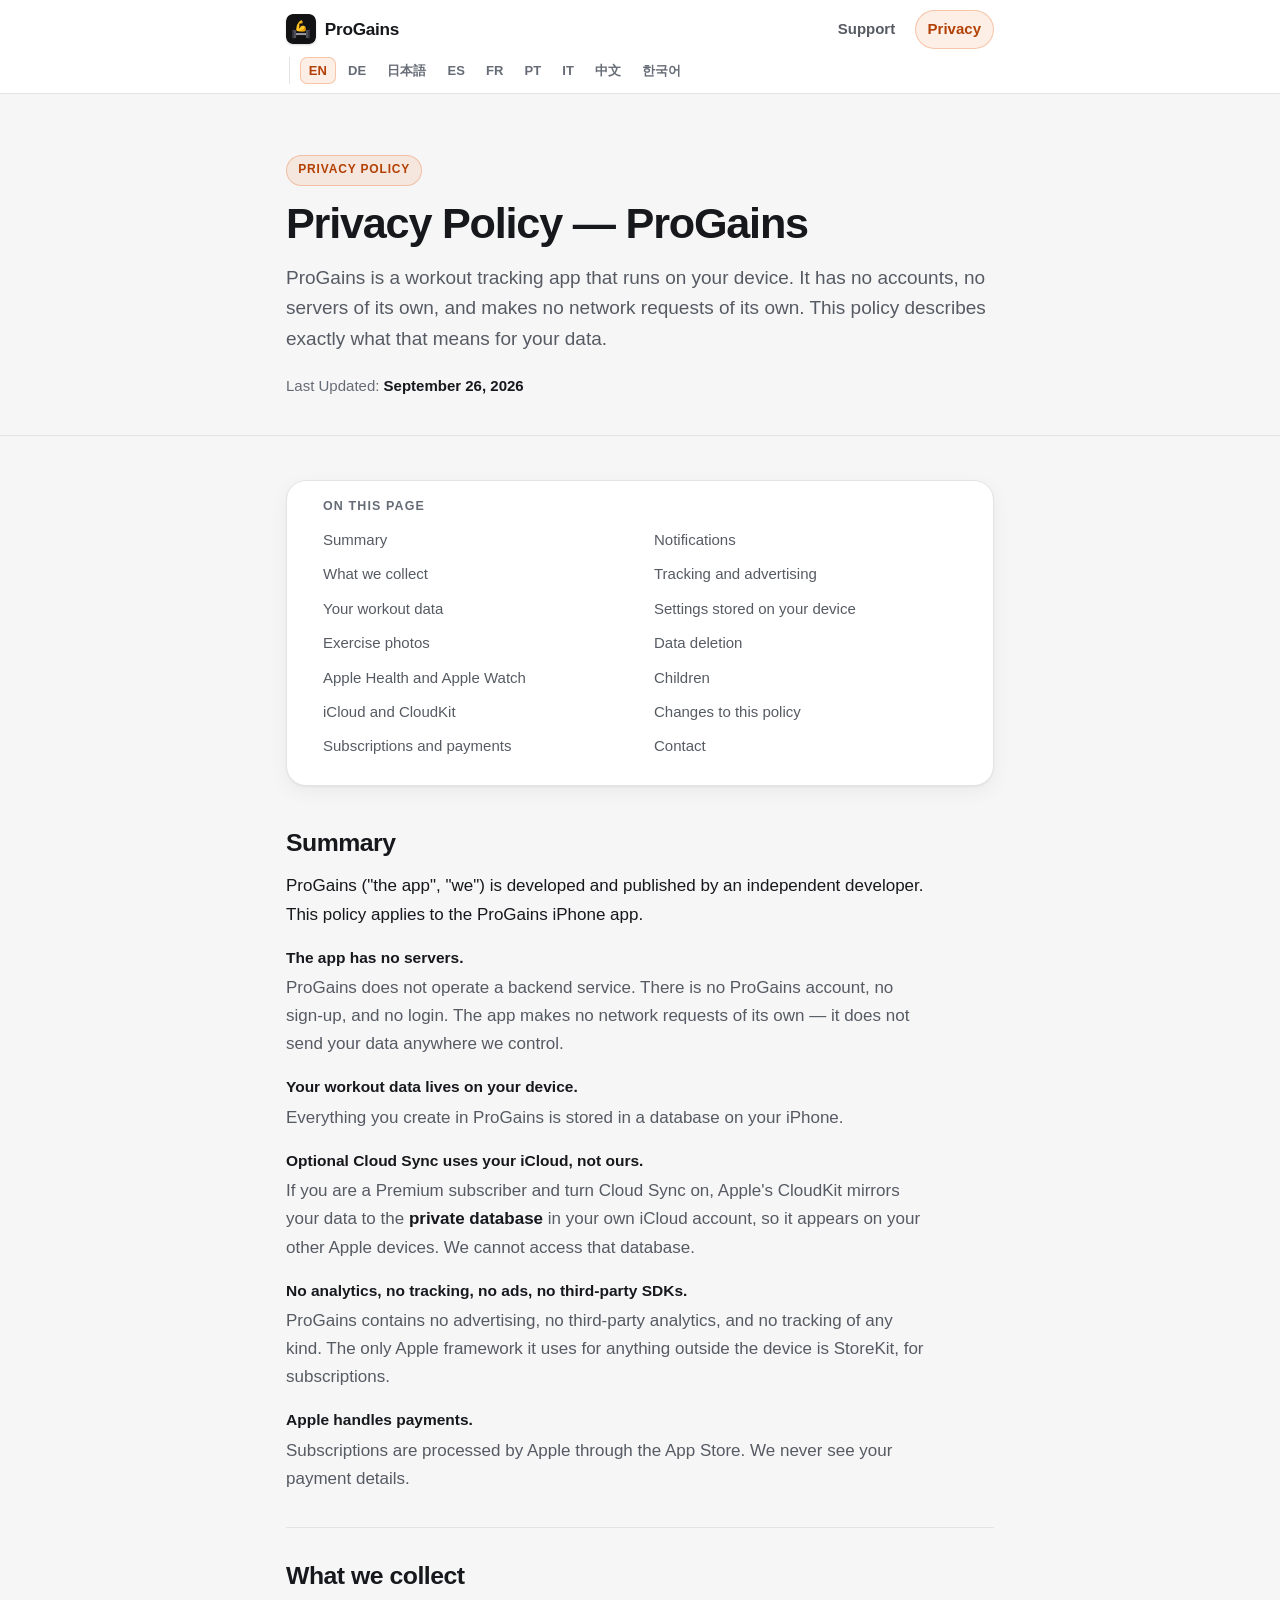
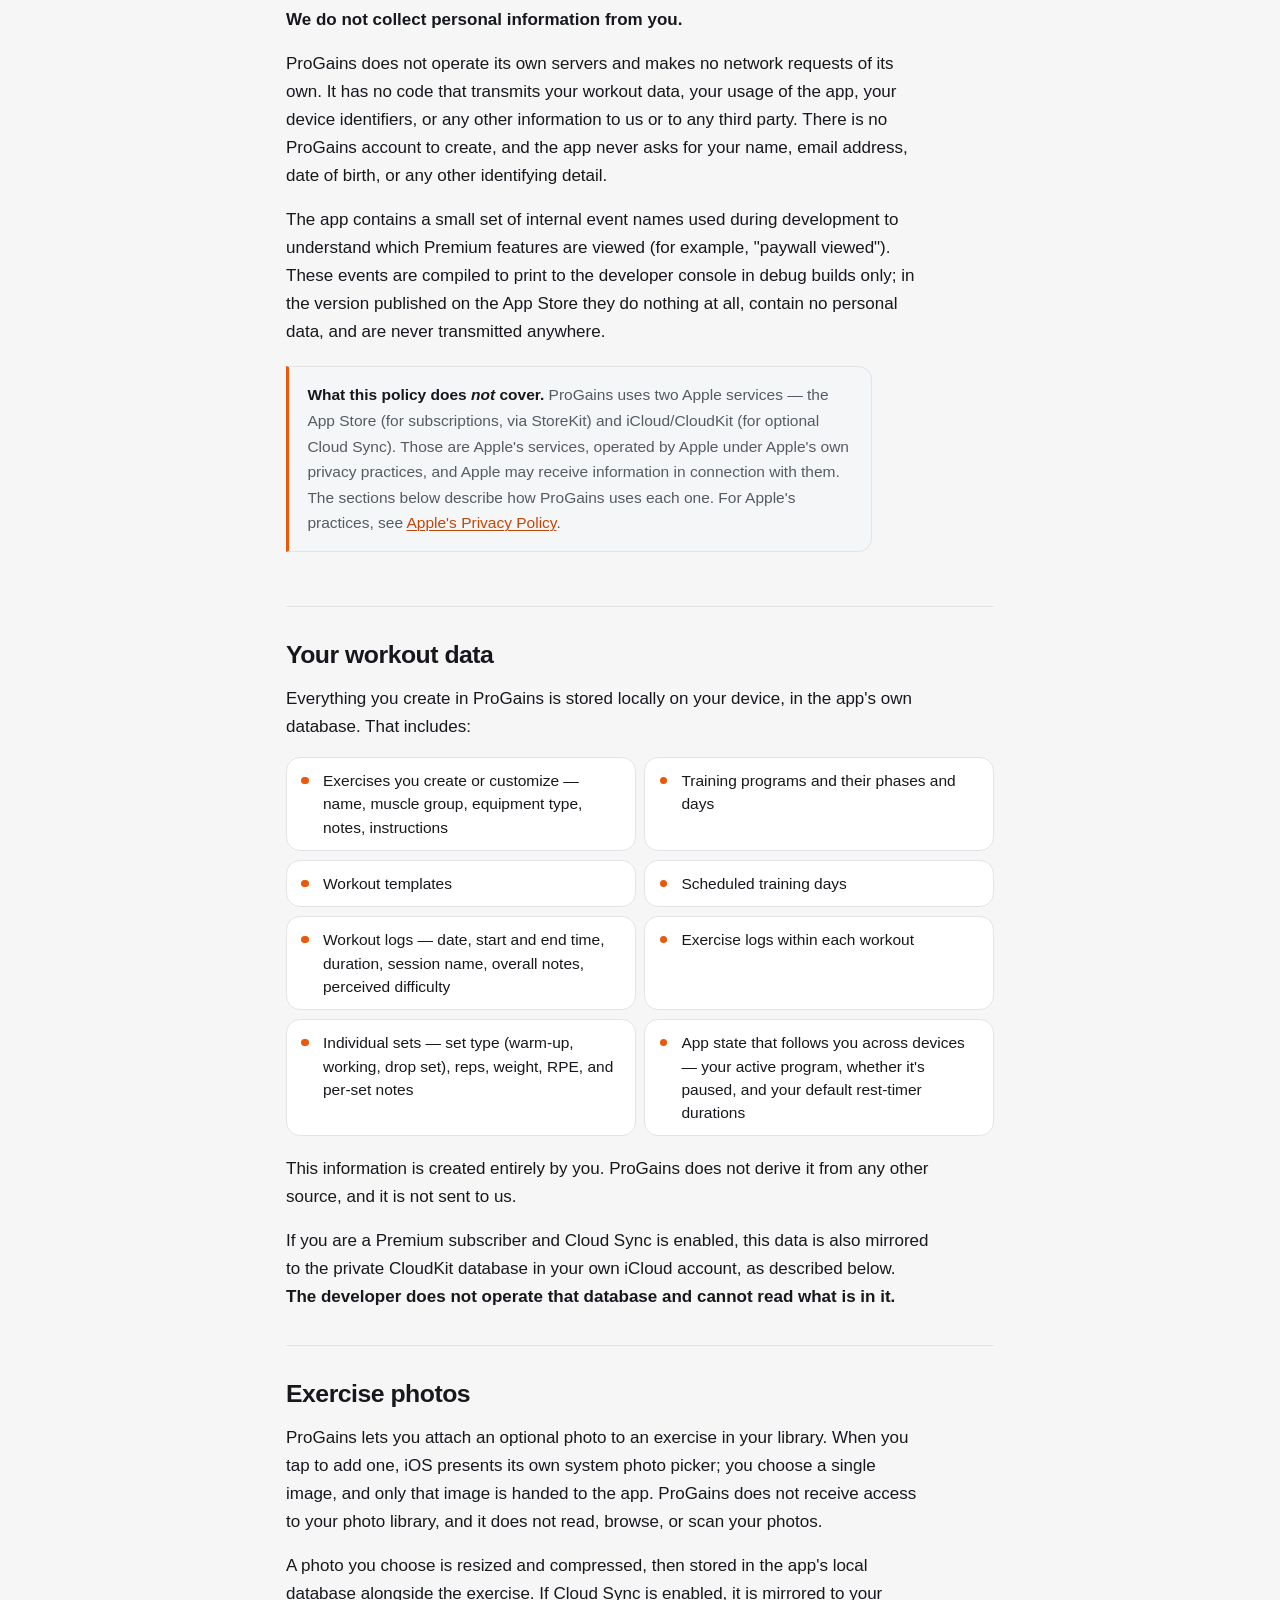
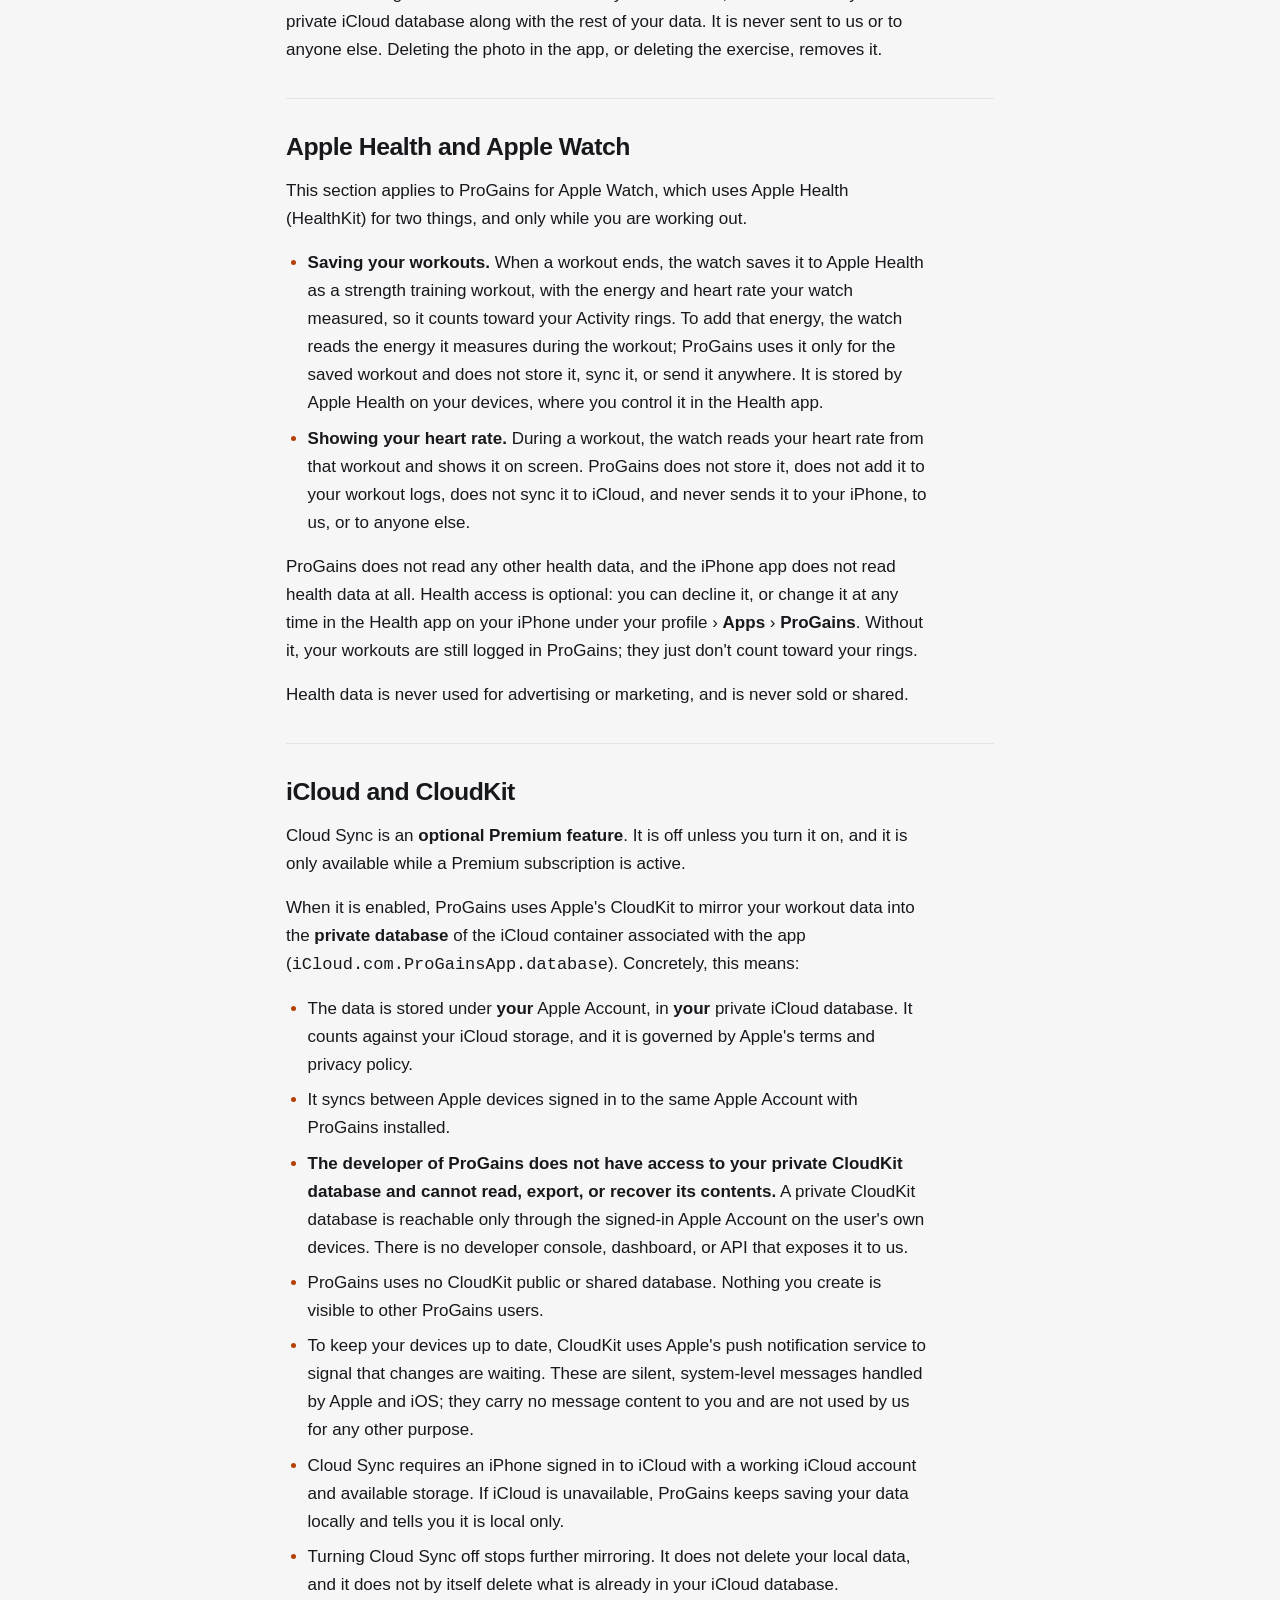
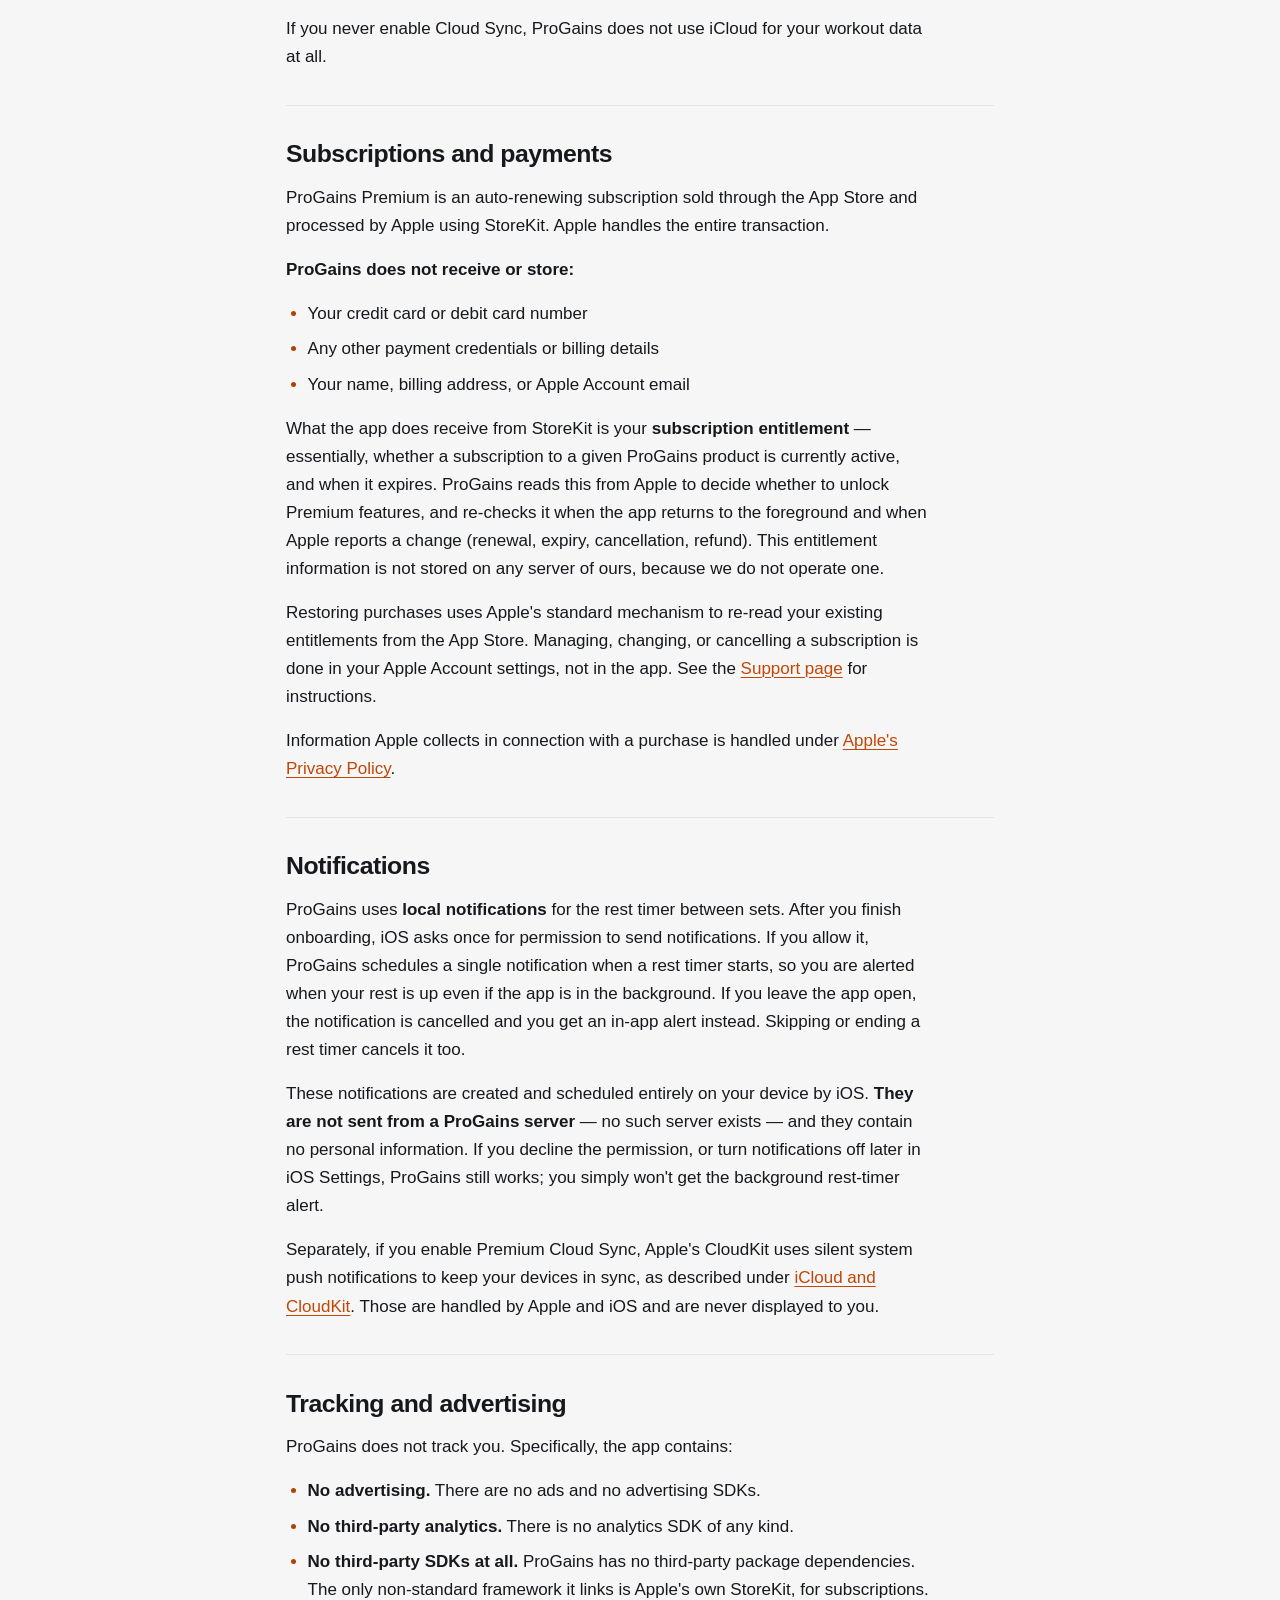
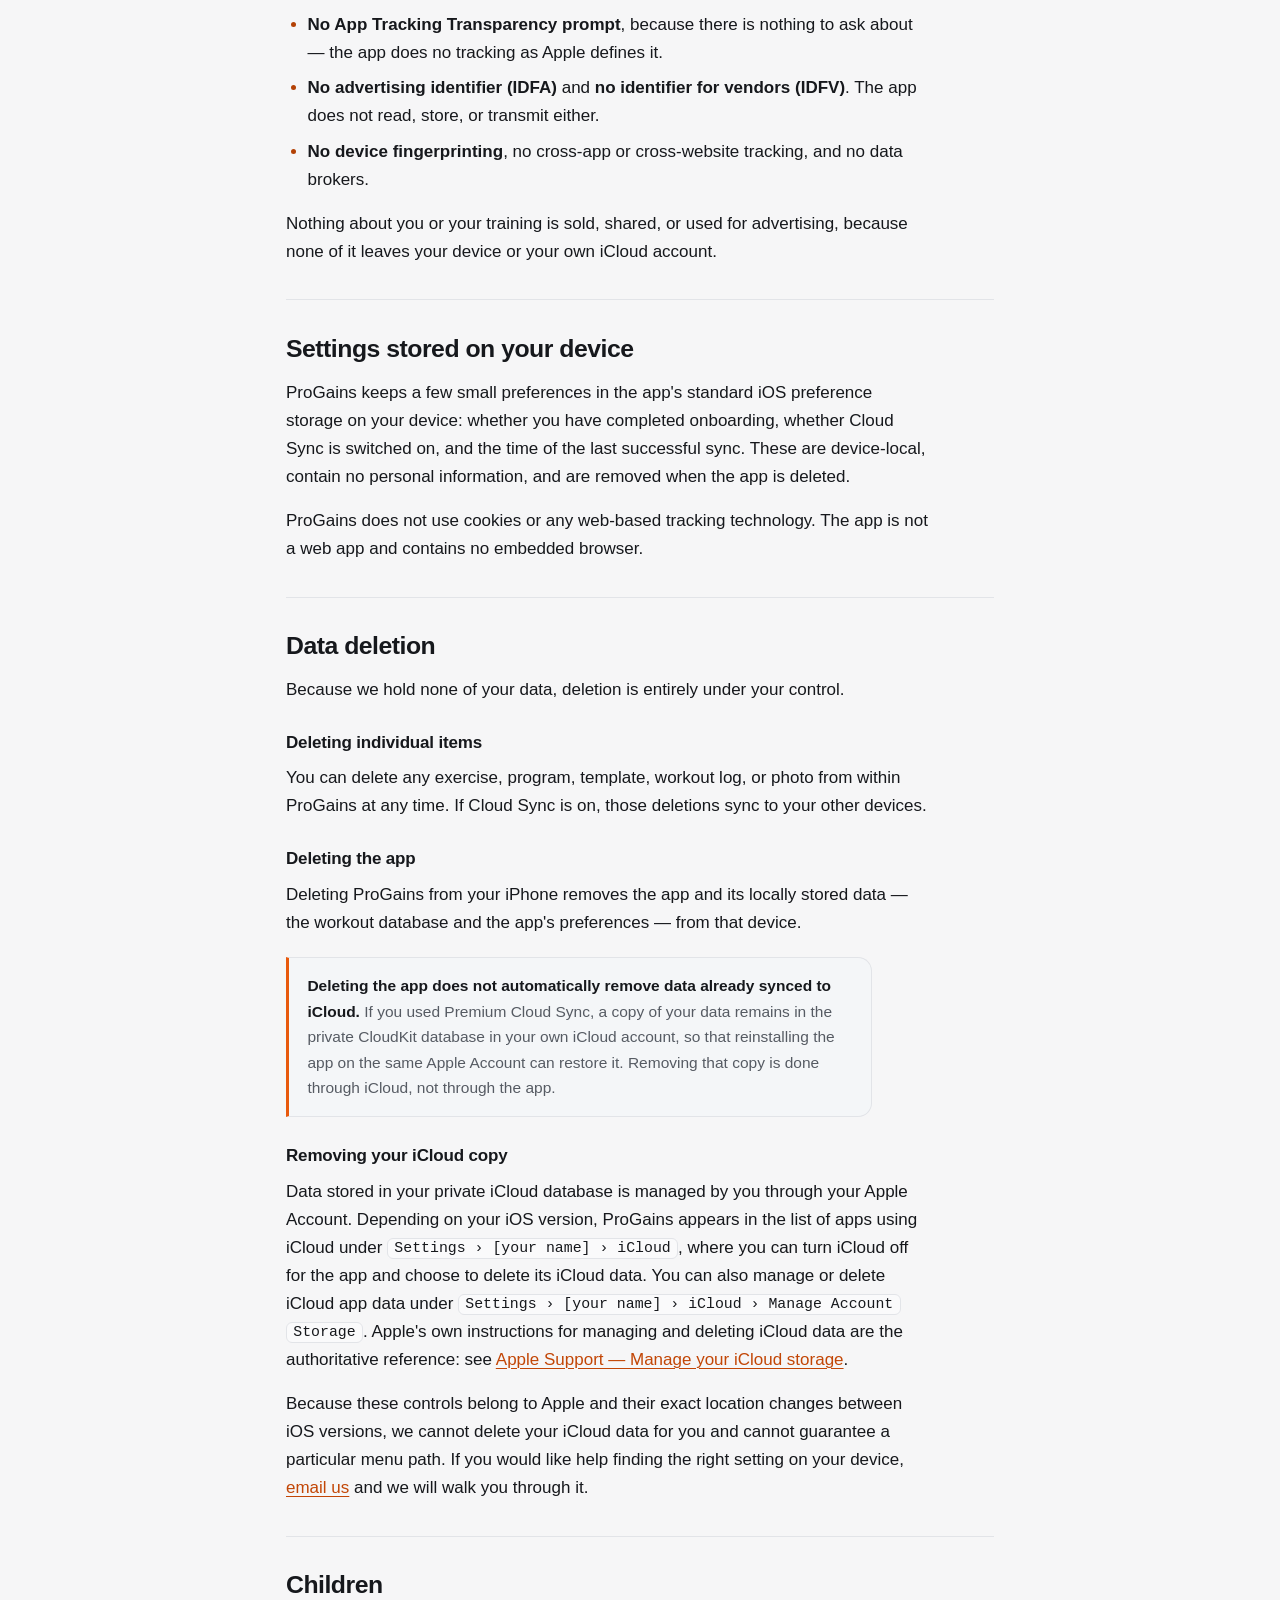
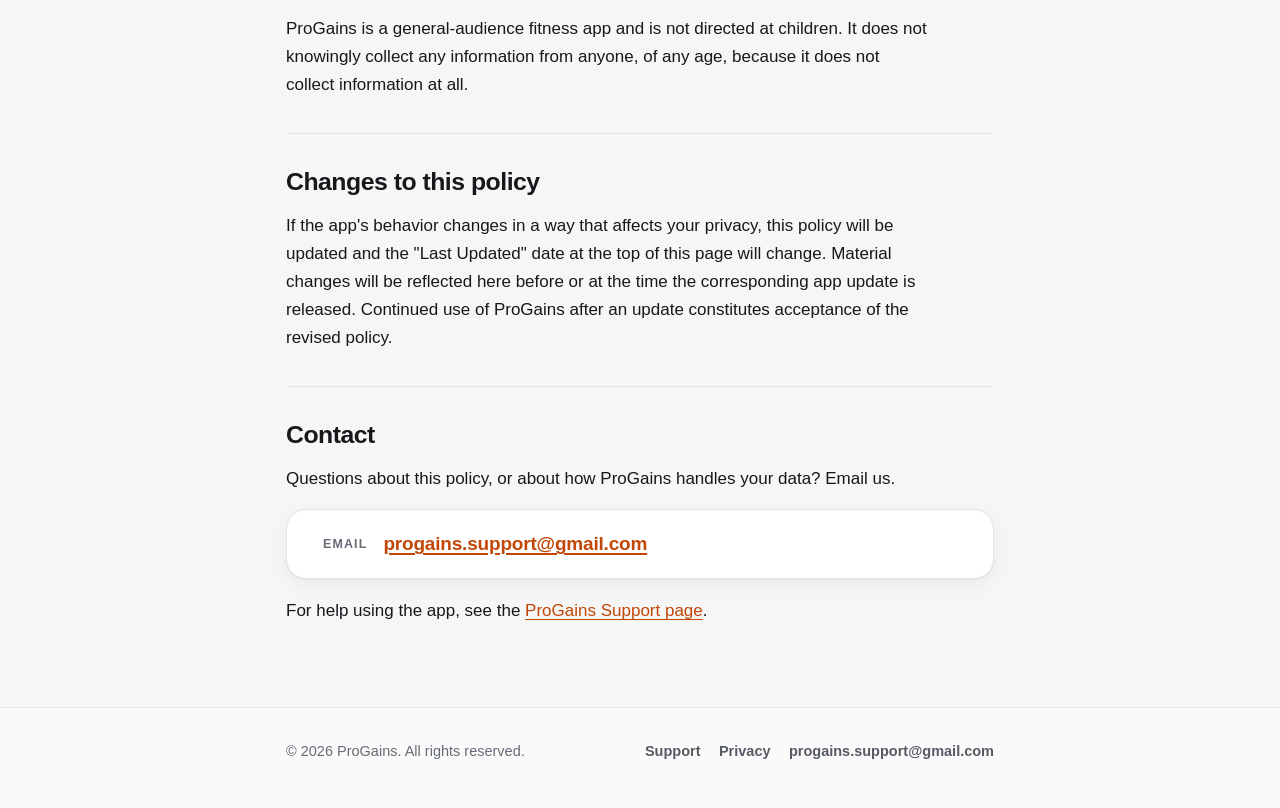
<file: privacy/index.html>
<!DOCTYPE html>
<html lang="en">
<head>
<meta charset="utf-8">
<meta name="viewport" content="width=device-width, initial-scale=1, viewport-fit=cover">
<title>ProGains Privacy Policy</title>
<meta name="description" content="The ProGains privacy policy. ProGains has no servers and makes no network requests of its own. Your workout data stays on your device, or in your own private iCloud database if you enable Premium Cloud Sync.">
<meta name="color-scheme" content="light dark">
<meta name="theme-color" content="#F6F6F7" media="(prefers-color-scheme: light)">
<meta name="theme-color" content="#0E1013" media="(prefers-color-scheme: dark)">
<meta name="robots" content="index, follow">
<meta property="og:type" content="website">
<meta property="og:site_name" content="ProGains">
<meta property="og:locale" content="en_US">
<meta property="og:locale:alternate" content="de_DE">
<meta property="og:locale:alternate" content="ja_JP">
<meta property="og:locale:alternate" content="es_ES">
<meta property="og:locale:alternate" content="fr_FR">
<meta property="og:locale:alternate" content="pt_BR">
<meta property="og:locale:alternate" content="it_IT">
<meta property="og:locale:alternate" content="zh_CN">
<meta property="og:locale:alternate" content="ko_KR">
<meta property="og:title" content="ProGains Privacy Policy">
<meta property="og:description" content="The ProGains privacy policy. ProGains has no servers and makes no network requests of its own. Your workout data stays on your device, or in your own private iCloud database if you enable Premium Cloud Sync.">
<meta property="og:image" content="../assets/icon-512.png">
<meta name="twitter:card" content="summary">
<meta name="twitter:title" content="ProGains Privacy Policy">
<meta name="twitter:description" content="The ProGains privacy policy. ProGains has no servers and makes no network requests of its own. Your workout data stays on your device, or in your own private iCloud database if you enable Premium Cloud Sync.">
<meta name="twitter:image" content="../assets/icon-512.png">
<link rel="icon" type="image/png" sizes="32x32" href="../assets/icon-32.png">
<link rel="icon" type="image/png" sizes="192x192" href="../assets/icon-512.png">
<link rel="apple-touch-icon" sizes="180x180" href="../assets/icon-180.png">
<link rel="stylesheet" href="../css/styles.css">
</head>
<body>
<div class="i18n" id="en" lang="en">
<header class="site-header"><div class="wrap">
<a class="brand" href="../index.html#en" aria-label="ProGains"><span class="brand-mark" aria-hidden="true"></span><span><span class="pro">Pro</span><span class="gains">Gains</span></span></a>
<nav class="site-nav" aria-label="Primary">
<a href="../index.html">Support</a>
<a href="#en" aria-current="page">Privacy</a>
</nav>
<nav class="lang-switch" aria-label="Language"><a href="#en" lang="en" hreflang="en" title="English" aria-current="true">EN</a><a href="#de" lang="de" hreflang="de" title="Deutsch">DE</a><a href="#ja" lang="ja" hreflang="ja" title="日本語">日本語</a><a href="#es" lang="es" hreflang="es" title="Español">ES</a><a href="#fr" lang="fr" hreflang="fr" title="Français">FR</a><a href="#pt" lang="pt-BR" hreflang="pt-BR" title="Português">PT</a><a href="#it" lang="it" hreflang="it" title="Italiano">IT</a><a href="#zh" lang="zh-Hans" hreflang="zh-Hans" title="简体中文">中文</a><a href="#ko" lang="ko" hreflang="ko" title="한국어">한국어</a></nav>
</div></header>
<div class="hero"><div class="wrap">
<p class="eyebrow">Privacy Policy</p>
<h1>Privacy Policy — ProGains</h1>
<p class="lede">ProGains is a workout tracking app that runs on your device. It has no accounts, no servers of its own, and makes no network requests of its own. This policy describes exactly what that means for your data.</p>
<p class="updated">Last Updated: <strong>September 26, 2026</strong></p>
</div></div>
<main id="main-en"><div class="wrap">
<nav class="toc" aria-label="On this page"><h2>On this page</h2><ol>
<li><a href="#summary-en">Summary</a></li>
<li><a href="#collect-en">What we collect</a></li>
<li><a href="#workout-data-en">Your workout data</a></li>
<li><a href="#photos-en">Exercise photos</a></li>
<li><a href="#health-en">Apple Health and Apple Watch</a></li>
<li><a href="#icloud-en">iCloud and CloudKit</a></li>
<li><a href="#subscriptions-en">Subscriptions and payments</a></li>
<li><a href="#notifications-en">Notifications</a></li>
<li><a href="#tracking-en">Tracking and advertising</a></li>
<li><a href="#device-settings-en">Settings stored on your device</a></li>
<li><a href="#deletion-en">Data deletion</a></li>
<li><a href="#children-en">Children</a></li>
<li><a href="#changes-en">Changes to this policy</a></li>
<li><a href="#contact-en">Contact</a></li>
</ol></nav>
<section id="summary-en"><h2>Summary</h2><p>ProGains ("the app", "we") is developed and published by an independent developer. This policy applies to the ProGains iPhone app.</p>
<dl class="facts">
<dt>The app has no servers.</dt>
<dd>ProGains does not operate a backend service. There is no ProGains account, no sign-up, and no login. The app makes no network requests of its own — it does not send your data anywhere we control.</dd>
<dt>Your workout data lives on your device.</dt>
<dd>Everything you create in ProGains is stored in a database on your iPhone.</dd>
<dt>Optional Cloud Sync uses your iCloud, not ours.</dt>
<dd>If you are a Premium subscriber and turn Cloud Sync on, Apple's CloudKit mirrors your data to the <strong>private database</strong> in your own iCloud account, so it appears on your other Apple devices. We cannot access that database.</dd>
<dt>No analytics, no tracking, no ads, no third-party SDKs.</dt>
<dd>ProGains contains no advertising, no third-party analytics, and no tracking of any kind. The only Apple framework it uses for anything outside the device is StoreKit, for subscriptions.</dd>
<dt>Apple handles payments.</dt>
<dd>Subscriptions are processed by Apple through the App Store. We never see your payment details.</dd>
</dl></section>
<section id="collect-en"><h2>What we collect</h2><p><strong>We do not collect personal information from you.</strong></p>
<p>ProGains does not operate its own servers and makes no network requests of its own. It has no code that transmits your workout data, your usage of the app, your device identifiers, or any other information to us or to any third party. There is no ProGains account to create, and the app never asks for your name, email address, date of birth, or any other identifying detail.</p>
<p>The app contains a small set of internal event names used during development to understand which Premium features are viewed (for example, "paywall viewed"). These events are compiled to print to the developer console in debug builds only; in the version published on the App Store they do nothing at all, contain no personal data, and are never transmitted anywhere.</p>
<div class="note">
<p><strong>What this policy does <em>not</em> cover.</strong> ProGains uses two Apple services — the App Store (for subscriptions, via StoreKit) and iCloud/CloudKit (for optional Cloud Sync). Those are Apple's services, operated by Apple under Apple's own privacy practices, and Apple may receive information in connection with them. The sections below describe how ProGains uses each one. For Apple's practices, see <a href="https://www.apple.com/legal/privacy/">Apple's Privacy Policy</a>.</p>
</div></section>
<section id="workout-data-en"><h2>Your workout data</h2><p>Everything you create in ProGains is stored locally on your device, in the app's own database. That includes:</p>
<ul class="features">
<li>Exercises you create or customize — name, muscle group, equipment type, notes, instructions</li>
<li>Training programs and their phases and days</li>
<li>Workout templates</li>
<li>Scheduled training days</li>
<li>Workout logs — date, start and end time, duration, session name, overall notes, perceived difficulty</li>
<li>Exercise logs within each workout</li>
<li>Individual sets — set type (warm-up, working, drop set), reps, weight, RPE, and per-set notes</li>
<li>App state that follows you across devices — your active program, whether it's paused, and your default rest-timer durations</li>
</ul>
<p style="margin-top:1.15rem">This information is created entirely by you. ProGains does not derive it from any other source, and it is not sent to us.</p>
<p>If you are a Premium subscriber and Cloud Sync is enabled, this data is also mirrored to the private CloudKit database in your own iCloud account, as described below. <strong>The developer does not operate that database and cannot read what is in it.</strong></p></section>
<section id="photos-en"><h2>Exercise photos</h2><p>ProGains lets you attach an optional photo to an exercise in your library. When you tap to add one, iOS presents its own system photo picker; you choose a single image, and only that image is handed to the app. ProGains does not receive access to your photo library, and it does not read, browse, or scan your photos.</p>
<p>A photo you choose is resized and compressed, then stored in the app's local database alongside the exercise. If Cloud Sync is enabled, it is mirrored to your private iCloud database along with the rest of your data. It is never sent to us or to anyone else. Deleting the photo in the app, or deleting the exercise, removes it.</p></section>
<section id="health-en"><h2>Apple Health and Apple Watch</h2><p>This section applies to ProGains for Apple Watch, which uses Apple Health (HealthKit) for two things, and only while you are working out.</p>
<ul>
<li><strong>Saving your workouts.</strong> When a workout ends, the watch saves it to Apple Health as a strength training workout, with the energy and heart rate your watch measured, so it counts toward your Activity rings. To add that energy, the watch reads the energy it measures during the workout; ProGains uses it only for the saved workout and does not store it, sync it, or send it anywhere. It is stored by Apple Health on your devices, where you control it in the Health app.</li>
<li><strong>Showing your heart rate.</strong> During a workout, the watch reads your heart rate from that workout and shows it on screen. ProGains does not store it, does not add it to your workout logs, does not sync it to iCloud, and never sends it to your iPhone, to us, or to anyone else.</li>
</ul>
<p>ProGains does not read any other health data, and the iPhone app does not read health data at all. Health access is optional: you can decline it, or change it at any time in the Health app on your iPhone under your profile › <strong>Apps</strong> › <strong>ProGains</strong>. Without it, your workouts are still logged in ProGains; they just don't count toward your rings.</p>
<p>Health data is never used for advertising or marketing, and is never sold or shared.</p></section>
<section id="icloud-en"><h2>iCloud and CloudKit</h2><p>Cloud Sync is an <strong>optional Premium feature</strong>. It is off unless you turn it on, and it is only available while a Premium subscription is active.</p>
<p>When it is enabled, ProGains uses Apple's CloudKit to mirror your workout data into the <strong>private database</strong> of the iCloud container associated with the app (<code>iCloud.com.ProGainsApp.database</code>). Concretely, this means:</p>
<ul>
<li>The data is stored under <strong>your</strong> Apple Account, in <strong>your</strong> private iCloud database. It counts against your iCloud storage, and it is governed by Apple's terms and privacy policy.</li>
<li>It syncs between Apple devices signed in to the same Apple Account with ProGains installed.</li>
<li><strong>The developer of ProGains does not have access to your private CloudKit database and cannot read, export, or recover its contents.</strong> A private CloudKit database is reachable only through the signed-in Apple Account on the user's own devices. There is no developer console, dashboard, or API that exposes it to us.</li>
<li>ProGains uses no CloudKit public or shared database. Nothing you create is visible to other ProGains users.</li>
<li>To keep your devices up to date, CloudKit uses Apple's push notification service to signal that changes are waiting. These are silent, system-level messages handled by Apple and iOS; they carry no message content to you and are not used by us for any other purpose.</li>
<li>Cloud Sync requires an iPhone signed in to iCloud with a working iCloud account and available storage. If iCloud is unavailable, ProGains keeps saving your data locally and tells you it is local only.</li>
<li>Turning Cloud Sync off stops further mirroring. It does not delete your local data, and it does not by itself delete what is already in your iCloud database.</li>
</ul>
<p>If you never enable Cloud Sync, ProGains does not use iCloud for your workout data at all.</p></section>
<section id="subscriptions-en"><h2>Subscriptions and payments</h2><p>ProGains Premium is an auto-renewing subscription sold through the App Store and processed by Apple using StoreKit. Apple handles the entire transaction.</p>
<p><strong>ProGains does not receive or store:</strong></p>
<ul>
<li>Your credit card or debit card number</li>
<li>Any other payment credentials or billing details</li>
<li>Your name, billing address, or Apple Account email</li>
</ul>
<p>What the app does receive from StoreKit is your <strong>subscription entitlement</strong> — essentially, whether a subscription to a given ProGains product is currently active, and when it expires. ProGains reads this from Apple to decide whether to unlock Premium features, and re-checks it when the app returns to the foreground and when Apple reports a change (renewal, expiry, cancellation, refund). This entitlement information is not stored on any server of ours, because we do not operate one.</p>
<p>Restoring purchases uses Apple's standard mechanism to re-read your existing entitlements from the App Store. Managing, changing, or cancelling a subscription is done in your Apple Account settings, not in the app. See the <a href="../index.html#subscription-en">Support page</a> for instructions.</p>
<p>Information Apple collects in connection with a purchase is handled under <a href="https://www.apple.com/legal/privacy/">Apple's Privacy Policy</a>.</p></section>
<section id="notifications-en"><h2>Notifications</h2><p>ProGains uses <strong>local notifications</strong> for the rest timer between sets. After you finish onboarding, iOS asks once for permission to send notifications. If you allow it, ProGains schedules a single notification when a rest timer starts, so you are alerted when your rest is up even if the app is in the background. If you leave the app open, the notification is cancelled and you get an in-app alert instead. Skipping or ending a rest timer cancels it too.</p>
<p>These notifications are created and scheduled entirely on your device by iOS. <strong>They are not sent from a ProGains server</strong> — no such server exists — and they contain no personal information. If you decline the permission, or turn notifications off later in iOS Settings, ProGains still works; you simply won't get the background rest-timer alert.</p>
<p>Separately, if you enable Premium Cloud Sync, Apple's CloudKit uses silent system push notifications to keep your devices in sync, as described under <a href="#icloud-en">iCloud and CloudKit</a>. Those are handled by Apple and iOS and are never displayed to you.</p></section>
<section id="tracking-en"><h2>Tracking and advertising</h2><p>ProGains does not track you. Specifically, the app contains:</p>
<ul>
<li><strong>No advertising.</strong> There are no ads and no advertising SDKs.</li>
<li><strong>No third-party analytics.</strong> There is no analytics SDK of any kind.</li>
<li><strong>No third-party SDKs at all.</strong> ProGains has no third-party package dependencies. The only non-standard framework it links is Apple's own StoreKit, for subscriptions.</li>
<li><strong>No App Tracking Transparency prompt</strong>, because there is nothing to ask about — the app does no tracking as Apple defines it.</li>
<li><strong>No advertising identifier (IDFA)</strong> and <strong>no identifier for vendors (IDFV)</strong>. The app does not read, store, or transmit either.</li>
<li><strong>No device fingerprinting</strong>, no cross-app or cross-website tracking, and no data brokers.</li>
</ul>
<p>Nothing about you or your training is sold, shared, or used for advertising, because none of it leaves your device or your own iCloud account.</p></section>
<section id="device-settings-en"><h2>Settings stored on your device</h2><p>ProGains keeps a few small preferences in the app's standard iOS preference storage on your device: whether you have completed onboarding, whether Cloud Sync is switched on, and the time of the last successful sync. These are device-local, contain no personal information, and are removed when the app is deleted.</p>
<p>ProGains does not use cookies or any web-based tracking technology. The app is not a web app and contains no embedded browser.</p></section>
<section id="deletion-en"><h2>Data deletion</h2><p>Because we hold none of your data, deletion is entirely under your control.</p>
<h3>Deleting individual items</h3>
<p>You can delete any exercise, program, template, workout log, or photo from within ProGains at any time. If Cloud Sync is on, those deletions sync to your other devices.</p>
<h3>Deleting the app</h3>
<p>Deleting ProGains from your iPhone removes the app and its locally stored data — the workout database and the app's preferences — from that device.</p>
<div class="note">
<p><strong>Deleting the app does not automatically remove data already synced to iCloud.</strong> If you used Premium Cloud Sync, a copy of your data remains in the private CloudKit database in your own iCloud account, so that reinstalling the app on the same Apple Account can restore it. Removing that copy is done through iCloud, not through the app.</p>
</div>
<h3>Removing your iCloud copy</h3>
<p>Data stored in your private iCloud database is managed by you through your Apple Account. Depending on your iOS version, ProGains appears in the list of apps using iCloud under <span class="path">Settings › [your name] › iCloud</span>, where you can turn iCloud off for the app and choose to delete its iCloud data. You can also manage or delete iCloud app data under <span class="path">Settings › [your name] › iCloud › Manage Account Storage</span>. Apple's own instructions for managing and deleting iCloud data are the authoritative reference: see <a href="https://support.apple.com/en-us/108922">Apple Support — Manage your iCloud storage</a>.</p>
<p>Because these controls belong to Apple and their exact location changes between iOS versions, we cannot delete your iCloud data for you and cannot guarantee a particular menu path. If you would like help finding the right setting on your device, <a href="#contact-en">email us</a> and we will walk you through it.</p></section>
<section id="children-en"><h2>Children</h2><p>ProGains is a general-audience fitness app and is not directed at children. It does not knowingly collect any information from anyone, of any age, because it does not collect information at all.</p></section>
<section id="changes-en"><h2>Changes to this policy</h2><p>If the app's behavior changes in a way that affects your privacy, this policy will be updated and the "Last Updated" date at the top of this page will change. Material changes will be reflected here before or at the time the corresponding app update is released. Continued use of ProGains after an update constitutes acceptance of the revised policy.</p></section>
<section id="contact-en"><h2>Contact</h2><p>Questions about this policy, or about how ProGains handles your data? Email us.</p>
<div class="contact">
<span class="label">Email</span>
<a class="email" href="mailto:progains.support@gmail.com">progains.support@gmail.com</a>
</div>
<p style="margin-top:1.15rem">For help using the app, see the <a href="../index.html#en">ProGains Support page</a>.</p></section>
</div></main>
<footer class="site-footer"><div class="wrap">
<p>&copy; 2026 ProGains. All rights reserved.</p>
<nav class="footer-nav" aria-label="Footer"><a href="../index.html#en">Support</a><a href="#en">Privacy</a><a href="mailto:progains.support@gmail.com">progains.support@gmail.com</a></nav>
</div></footer>
</div>
<div class="i18n" id="de" lang="de">
<header class="site-header"><div class="wrap">
<a class="brand" href="../index.html#de" aria-label="ProGains"><span class="brand-mark" aria-hidden="true"></span><span><span class="pro">Pro</span><span class="gains">Gains</span></span></a>
<nav class="site-nav" aria-label="Hauptnavigation">
<a href="../index.html#de">Unterstützung</a>
<a href="#de" aria-current="page">Datenschutz</a>
</nav>
<nav class="lang-switch" aria-label="Language"><a href="#en" lang="en" hreflang="en" title="English">EN</a><a href="#de" lang="de" hreflang="de" title="Deutsch" aria-current="true">DE</a><a href="#ja" lang="ja" hreflang="ja" title="日本語">日本語</a><a href="#es" lang="es" hreflang="es" title="Español">ES</a><a href="#fr" lang="fr" hreflang="fr" title="Français">FR</a><a href="#pt" lang="pt-BR" hreflang="pt-BR" title="Português">PT</a><a href="#it" lang="it" hreflang="it" title="Italiano">IT</a><a href="#zh" lang="zh-Hans" hreflang="zh-Hans" title="简体中文">中文</a><a href="#ko" lang="ko" hreflang="ko" title="한국어">한국어</a></nav>
</div></header>
<div class="hero"><div class="wrap">
<p class="eyebrow">Datenschutzerklärung</p>
<h1>Datenschutzerklärung – ProGains</h1>
<p class="lede">ProGains ist eine Workout-Tracking-App, die auf deinem Gerät läuft. Sie hat keine Konten, keine eigenen Server und stellt keine eigenen Netzwerkanfragen. Diese Erklärung beschreibt genau, was das für deine Daten bedeutet.</p>
<p class="updated">Zuletzt aktualisiert: <strong>26. September 2026</strong></p>
</div></div>
<main id="main-de"><div class="wrap">
<nav class="toc" aria-label="Auf dieser Seite"><h2>Auf dieser Seite</h2><ol>
<li><a href="#summary-de">Zusammenfassung</a></li>
<li><a href="#collect-de">Was wir erheben</a></li>
<li><a href="#workout-data-de">Deine Trainingsdaten</a></li>
<li><a href="#photos-de">Übungsfotos</a></li>
<li><a href="#health-de">Apple Health und Apple Watch</a></li>
<li><a href="#icloud-de">iCloud und CloudKit</a></li>
<li><a href="#subscriptions-de">Abos und Zahlungen</a></li>
<li><a href="#notifications-de">Mitteilungen</a></li>
<li><a href="#tracking-de">Tracking und Werbung</a></li>
<li><a href="#device-settings-de">Einstellungen, die auf deinem Gerät gespeichert werden</a></li>
<li><a href="#deletion-de">Löschen von Daten</a></li>
<li><a href="#children-de">Kinder</a></li>
<li><a href="#changes-de">Änderungen an dieser Erklärung</a></li>
<li><a href="#contact-de">Kontakt</a></li>
</ol></nav>
<div class="note lang-note"><p>Dies ist eine deutsche Übersetzung der ProGains Datenschutzerklärung und dient nur der besseren Verständlichkeit. Bei Abweichungen ist die englische Fassung maßgeblich.</p></div>
<section id="summary-de"><h2>Zusammenfassung</h2><p>ProGains („die App“, „wir“) wird von einem unabhängigen Entwickler entwickelt und veröffentlicht. Diese Erklärung gilt für die ProGains-App für iPhone.</p>
<dl class="facts">
<dt>Die App hat keine Server.</dt>
<dd>ProGains betreibt keinen Backend-Dienst. Es gibt kein ProGains-Konto, keine Registrierung und keinen Login. Die App stellt keine eigenen Netzwerkanfragen – sie sendet deine Daten nirgendwohin, wo wir die Kontrolle haben.</dd>
<dt>Deine Trainingsdaten liegen auf deinem Gerät.</dt>
<dd>Alles, was du in ProGains erstellst, wird in einer Datenbank auf deinem iPhone gespeichert.</dd>
<dt>Der optionale Cloud-Sync nutzt deine iCloud, nicht unsere.</dt>
<dd>Wenn du ein Premium-Abo hast und Cloud-Sync einschaltest, spiegelt Apples CloudKit deine Daten in die <strong>private Datenbank</strong> deines eigenen iCloud-Accounts, sodass sie auf deinen anderen Apple-Geräten erscheinen. Wir können auf diese Datenbank nicht zugreifen.</dd>
<dt>Keine Analyse, kein Tracking, keine Werbung, keine Drittanbieter-SDKs.</dt>
<dd>ProGains enthält keine Werbung, keine Analyse-Tools von Drittanbietern und kein Tracking jeglicher Art. Das einzige Apple-Framework, das die App für irgendetwas außerhalb des Geräts nutzt, ist StoreKit – für Abos.</dd>
<dt>Zahlungen wickelt Apple ab.</dt>
<dd>Abos werden von Apple über den App Store abgewickelt. Wir sehen deine Zahlungsdaten nie.</dd>
</dl></section>
<section id="collect-de"><h2>Was wir erheben</h2><p><strong>Wir erheben keine personenbezogenen Daten von dir.</strong></p>
<p>ProGains betreibt keine eigenen Server und stellt keine eigenen Netzwerkanfragen. Die App enthält keinen Code, der deine Trainingsdaten, deine Nutzung der App, deine Gerätekennungen oder sonstige Informationen an uns oder an Dritte überträgt. Es gibt kein ProGains-Konto, das du anlegen müsstest, und die App fragt nie nach deinem Namen, deiner E-Mail-Adresse, deinem Geburtsdatum oder anderen identifizierenden Angaben.</p>
<p>Die App enthält eine kleine Menge interner Ereignisnamen, die während der Entwicklung dazu dienen, nachzuvollziehen, welche Premium-Funktionen angesehen werden (zum Beispiel „paywall viewed“). Diese Ereignisse sind so kompiliert, dass sie nur in Debug-Builds in der Entwicklerkonsole ausgegeben werden; in der im App Store veröffentlichten Version tun sie überhaupt nichts, enthalten keine personenbezogenen Daten und werden nie irgendwohin übertragen.</p>
<div class="note">
<p><strong>Was diese Erklärung <em>nicht</em> abdeckt.</strong> ProGains nutzt zwei Apple-Dienste – den App Store (für Abos, über StoreKit) und iCloud/CloudKit (für den optionalen Cloud-Sync). Das sind Dienste von Apple, die Apple nach seinen eigenen Datenschutzpraktiken betreibt, und Apple kann in diesem Zusammenhang Informationen erhalten. Die folgenden Abschnitte beschreiben, wie ProGains die beiden Dienste jeweils nutzt. Zu Apples Praktiken siehe <a href="https://www.apple.com/legal/privacy/">Apples Datenschutzrichtlinie</a>.</p>
</div></section>
<section id="workout-data-de"><h2>Deine Trainingsdaten</h2><p>Alles, was du in ProGains erstellst, wird lokal auf deinem Gerät in der eigenen Datenbank der App gespeichert. Dazu gehören:</p>
<ul class="features">
<li>Übungen, die du erstellst oder anpasst – Name, Muskelgruppe, Equipment-Art, Notizen, Anleitung</li>
<li>Trainingsprogramme mit ihren Phasen und Tagen</li>
<li>Workout-Vorlagen</li>
<li>Geplante Trainingstage</li>
<li>Trainingsprotokolle – Datum, Start- und Endzeit, Dauer, Name der Einheit, allgemeine Notizen, empfundene Schwierigkeit</li>
<li>Übungsprotokolle innerhalb jedes Workouts</li>
<li>Einzelne Sätze – Satzart (Aufwärmen, Arbeitssatz, Dropsatz), Wiederholungen, Gewicht, RPE und Notizen pro Satz</li>
<li>App-Zustand, der dich über deine Geräte hinweg begleitet – dein aktives Programm, ob es pausiert ist, und deine Standarddauern für den Pausentimer</li>
</ul>
<p style="margin-top:1.15rem">Diese Informationen entstehen ausschließlich durch dich. ProGains leitet sie aus keiner anderen Quelle ab, und sie werden nicht an uns gesendet.</p>
<p>Wenn du ein Premium-Abo hast und Cloud-Sync eingeschaltet ist, werden diese Daten zusätzlich in die private CloudKit-Datenbank deines eigenen iCloud-Accounts gespiegelt, wie unten beschrieben. <strong>Der Entwickler betreibt diese Datenbank nicht und kann ihren Inhalt nicht lesen.</strong></p></section>
<section id="photos-de"><h2>Übungsfotos</h2><p>In ProGains kannst du einer Übung in deiner Bibliothek optional ein Foto hinzufügen. Wenn du zum Hinzufügen tippst, zeigt iOS seine eigene System-Fotoauswahl; du wählst ein einzelnes Bild aus, und nur dieses Bild wird an die App übergeben. ProGains erhält keinen Zugriff auf deine Fotomediathek und liest, durchsucht oder scannt deine Fotos nicht.</p>
<p>Ein Foto, das du auswählst, wird verkleinert und komprimiert und dann zusammen mit der Übung in der lokalen Datenbank der App gespeichert. Wenn Cloud-Sync eingeschaltet ist, wird es zusammen mit deinen übrigen Daten in deine private iCloud-Datenbank gespiegelt. Es wird nie an uns oder an jemand anderen gesendet. Wenn du das Foto in der App löschst oder die Übung löschst, wird es entfernt.</p></section>
<section id="health-de"><h2>Apple Health und Apple Watch</h2><p>Dieser Abschnitt gilt für ProGains auf der Apple Watch. Die App nutzt Apple Health (HealthKit) für zwei Dinge – und nur während du trainierst.</p>
<ul>
<li><strong>Speichern deiner Trainings.</strong> Wenn ein Training endet, speichert die Watch es in Apple Health als Krafttraining, zusammen mit der Energie und der Herzfrequenz, die deine Watch gemessen hat, damit es für deine Aktivitätsringe zählt. Dafür liest die Watch die Energie, die sie während des Trainings misst; ProGains verwendet sie nur für das gespeicherte Training und speichert, synchronisiert oder versendet sie nirgendwohin. Apple Health bewahrt es auf deinen Geräten auf, wo du es in der Health-App verwaltest.</li>
<li><strong>Anzeigen deiner Herzfrequenz.</strong> Während eines Trainings liest die Watch deine Herzfrequenz aus diesem Training und zeigt sie auf dem Display an. ProGains speichert sie nicht, fügt sie nicht zu deinen Trainingsprotokollen hinzu, synchronisiert sie nicht mit iCloud und sendet sie nie an dein iPhone, an uns oder an Dritte.</li>
</ul>
<p>ProGains liest keine anderen Gesundheitsdaten, und die iPhone-App liest überhaupt keine Gesundheitsdaten. Der Zugriff auf Health ist freiwillig: Du kannst ihn ablehnen oder jederzeit in der Health-App auf deinem iPhone unter deinem Profil › <strong>Apps</strong> › <strong>ProGains</strong> ändern. Ohne ihn werden deine Trainings trotzdem in ProGains protokolliert – sie zählen nur nicht für deine Ringe.</p>
<p>Gesundheitsdaten werden nie für Werbung oder Marketing verwendet und nie verkauft oder weitergegeben.</p></section>
<section id="icloud-de"><h2>iCloud und CloudKit</h2><p>Cloud-Sync ist eine <strong>optionale Premium-Funktion</strong>. Sie ist aus, solange du sie nicht einschaltest, und sie ist nur verfügbar, solange ein Premium-Abo aktiv ist.</p>
<p>Wenn sie eingeschaltet ist, nutzt ProGains Apples CloudKit, um deine Trainingsdaten in die <strong>private Datenbank</strong> des zur App gehörenden iCloud-Containers zu spiegeln (<code>iCloud.com.ProGainsApp.database</code>). Konkret bedeutet das:</p>
<ul>
<li>Die Daten liegen unter <strong>deinem</strong> Apple-Account, in <strong>deiner</strong> privaten iCloud-Datenbank. Sie zählen zu deinem iCloud-Speicher und unterliegen Apples Bedingungen und Datenschutzrichtlinie.</li>
<li>Sie werden zwischen Apple-Geräten synchronisiert, die beim selben Apple-Account angemeldet sind und auf denen ProGains installiert ist.</li>
<li><strong>Der Entwickler von ProGains hat keinen Zugriff auf deine private CloudKit-Datenbank und kann ihren Inhalt weder lesen noch exportieren oder wiederherstellen.</strong> Eine private CloudKit-Datenbank ist nur über den angemeldeten Apple-Account auf den eigenen Geräten der nutzenden Person erreichbar. Es gibt keine Entwicklerkonsole, kein Dashboard und keine API, die sie uns zugänglich machen würde.</li>
<li>ProGains nutzt keine öffentliche und keine geteilte CloudKit-Datenbank. Nichts, was du erstellst, ist für andere ProGains-Nutzer sichtbar.</li>
<li>Damit deine Geräte auf dem aktuellen Stand bleiben, nutzt CloudKit Apples Push-Benachrichtigungsdienst, um zu signalisieren, dass Änderungen bereitliegen. Das sind stille Mitteilungen auf Systemebene, die von Apple und iOS verarbeitet werden; sie enthalten keinen Nachrichteninhalt für dich und werden von uns für keinen anderen Zweck genutzt.</li>
<li>Cloud-Sync setzt ein iPhone voraus, das mit einem funktionierenden iCloud-Account bei iCloud angemeldet ist und über freien Speicher verfügt. Ist iCloud nicht verfügbar, speichert ProGains deine Daten weiterhin lokal und teilt dir mit, dass sie nur lokal vorliegen.</li>
<li>Wenn du Cloud-Sync ausschaltest, wird nicht weiter gespiegelt. Deine lokalen Daten werden dadurch nicht gelöscht, und was bereits in deiner iCloud-Datenbank liegt, wird dadurch für sich genommen ebenfalls nicht gelöscht.</li>
</ul>
<p>Wenn du Cloud-Sync nie einschaltest, nutzt ProGains iCloud für deine Trainingsdaten überhaupt nicht.</p></section>
<section id="subscriptions-de"><h2>Abos und Zahlungen</h2><p>ProGains Premium ist ein automatisch verlängertes Abo, das über den App Store verkauft und von Apple über StoreKit abgewickelt wird. Apple wickelt die gesamte Transaktion ab.</p>
<p><strong>ProGains erhält und speichert nicht:</strong></p>
<ul>
<li>Deine Kreditkarten- oder Debitkartennummer</li>
<li>Andere Zahlungsdaten oder Rechnungsangaben</li>
<li>Deinen Namen, deine Rechnungsadresse oder die E-Mail-Adresse deines Apple-Accounts</li>
</ul>
<p>Was die App von StoreKit erhält, ist deine <strong>Abo-Berechtigung</strong> – im Kern also die Information, ob ein Abo für ein bestimmtes ProGains-Produkt aktuell aktiv ist und wann es abläuft. ProGains liest das bei Apple aus, um zu entscheiden, ob Premium-Funktionen freigeschaltet werden, und prüft es erneut, wenn die App wieder in den Vordergrund kommt und wenn Apple eine Änderung meldet (Verlängerung, Ablauf, Kündigung, Rückerstattung). Diese Berechtigungsinformationen werden auf keinem Server von uns gespeichert, weil wir keinen betreiben.</p>
<p>Das Wiederherstellen von Käufen nutzt Apples Standardmechanismus, um deine bestehenden Berechtigungen erneut aus dem App Store auszulesen. Ein Abo verwaltest, änderst oder kündigst du in den Einstellungen deines Apple-Accounts, nicht in der App. Eine Anleitung findest du auf der <a href="../index.html#subscription-de">Support-Seite</a>.</p>
<p>Informationen, die Apple im Zusammenhang mit einem Kauf erhebt, werden gemäß <a href="https://www.apple.com/legal/privacy/">Apples Datenschutzrichtlinie</a> verarbeitet.</p></section>
<section id="notifications-de"><h2>Mitteilungen</h2><p>ProGains nutzt <strong>lokale Mitteilungen</strong> für den Pausentimer zwischen den Sätzen. Nachdem du das Onboarding abgeschlossen hast, fragt iOS einmal um Erlaubnis, dir Mitteilungen zu senden. Wenn du zustimmst, plant ProGains beim Start eines Pausentimers genau eine Mitteilung, damit du auch dann informiert wirst, wenn die App im Hintergrund ist. Wenn du die App geöffnet lässt, wird die Mitteilung abgebrochen und du bekommst stattdessen einen Hinweis in der App. Wenn du eine Pause überspringst oder beendest, wird sie ebenfalls abgebrochen.</p>
<p>Diese Mitteilungen werden vollständig von iOS auf deinem Gerät erzeugt und geplant. <strong>Sie werden nicht von einem ProGains-Server gesendet</strong> – einen solchen Server gibt es nicht – und sie enthalten keine personenbezogenen Daten. Wenn du die Erlaubnis ablehnst oder Mitteilungen später in den iOS-Einstellungen ausschaltest, funktioniert ProGains weiterhin; du bekommst dann einfach keinen Pausentimer-Hinweis im Hintergrund.</p>
<p>Davon unabhängig gilt: Wenn du Premium-Cloud-Sync einschaltest, nutzt Apples CloudKit stille System-Push-Mitteilungen, um deine Geräte synchron zu halten, wie unter <a href="#icloud-de">iCloud und CloudKit</a> beschrieben. Diese werden von Apple und iOS verarbeitet und dir nie angezeigt.</p></section>
<section id="tracking-de"><h2>Tracking und Werbung</h2><p>ProGains trackt dich nicht. Konkret enthält die App:</p>
<ul>
<li><strong>Keine Werbung.</strong> Es gibt keine Anzeigen und keine Werbe-SDKs.</li>
<li><strong>Keine Analyse-Tools von Drittanbietern.</strong> Es gibt kein Analyse-SDK jeglicher Art.</li>
<li><strong>Überhaupt keine Drittanbieter-SDKs.</strong> ProGains hat keine Paketabhängigkeiten von Dritten. Das einzige nicht standardmäßige Framework, das die App einbindet, ist Apples eigenes StoreKit – für Abos.</li>
<li><strong>Keine App-Tracking-Transparency-Abfrage</strong>, weil es nichts zu fragen gibt – die App betreibt kein Tracking im Sinne von Apples Definition.</li>
<li><strong>Keinen Werbe-Identifier (IDFA)</strong> und <strong>keinen Identifier for Vendors (IDFV)</strong>. Die App liest, speichert und überträgt beide nicht.</li>
<li><strong>Kein Device-Fingerprinting</strong>, kein app- oder website-übergreifendes Tracking und keine Datenhändler.</li>
</ul>
<p>Nichts über dich oder dein Training wird verkauft, weitergegeben oder für Werbung genutzt, denn nichts davon verlässt dein Gerät oder deinen eigenen iCloud-Account.</p></section>
<section id="device-settings-de"><h2>Einstellungen, die auf deinem Gerät gespeichert werden</h2><p>ProGains legt einige wenige Einstellungen im standardmäßigen iOS-Einstellungsspeicher der App auf deinem Gerät ab: ob du das Onboarding abgeschlossen hast, ob Cloud-Sync eingeschaltet ist und den Zeitpunkt der letzten erfolgreichen Synchronisierung. Diese bleiben lokal auf dem Gerät, enthalten keine personenbezogenen Daten und werden entfernt, wenn die App gelöscht wird.</p>
<p>ProGains verwendet keine Cookies und keine webbasierte Tracking-Technologie. Die App ist keine Web-App und enthält keinen eingebetteten Browser.</p></section>
<section id="deletion-de"><h2>Löschen von Daten</h2><p>Da wir keine deiner Daten haben, liegt das Löschen vollständig bei dir.</p>
<h3>Einzelne Einträge löschen</h3>
<p>Du kannst jede Übung, jedes Programm, jede Vorlage, jedes Trainingsprotokoll und jedes Foto jederzeit in ProGains löschen. Wenn Cloud-Sync an ist, werden diese Löschungen auf deine anderen Geräte synchronisiert.</p>
<h3>Die App löschen</h3>
<p>Wenn du ProGains von deinem iPhone löschst, werden die App und ihre lokal gespeicherten Daten – die Trainingsdatenbank und die Einstellungen der App – von diesem Gerät entfernt.</p>
<div class="note">
<p><strong>Das Löschen der App entfernt Daten, die bereits mit iCloud synchronisiert wurden, nicht automatisch.</strong> Wenn du Premium-Cloud-Sync genutzt hast, bleibt eine Kopie deiner Daten in der privaten CloudKit-Datenbank deines eigenen iCloud-Accounts, damit eine erneute Installation der App unter demselben Apple-Account sie wiederherstellen kann. Diese Kopie entfernst du über iCloud, nicht über die App.</p>
</div>
<h3>Deine iCloud-Kopie entfernen</h3>
<p>Daten in deiner privaten iCloud-Datenbank verwaltest du selbst über deinen Apple-Account. Je nach iOS-Version erscheint ProGains in der Liste der Apps, die iCloud nutzen, unter <span class="path">Einstellungen › [dein Name] › iCloud</span>; dort kannst du iCloud für die App ausschalten und ihre iCloud-Daten löschen. Du kannst iCloud-App-Daten außerdem unter <span class="path">Einstellungen › [dein Name] › iCloud › Account-Speicher verwalten</span> verwalten oder löschen. Maßgeblich sind Apples eigene Anleitungen zum Verwalten und Löschen von iCloud-Daten: siehe <a href="https://support.apple.com/en-us/108922">Apple Support – iCloud-Speicher verwalten</a>.</p>
<p>Weil diese Einstellungen zu Apple gehören und sich ihr genauer Ort zwischen iOS-Versionen ändert, können wir deine iCloud-Daten nicht für dich löschen und keinen bestimmten Menüpfad garantieren. Wenn du Hilfe dabei möchtest, die richtige Einstellung auf deinem Gerät zu finden, <a href="#contact-de">schreib uns eine E-Mail</a> – wir gehen es mit dir durch.</p></section>
<section id="children-de"><h2>Kinder</h2><p>ProGains ist eine Fitness-App für ein allgemeines Publikum und richtet sich nicht an Kinder. Die App erhebt wissentlich von niemandem Informationen, unabhängig vom Alter, denn sie erhebt überhaupt keine Informationen.</p></section>
<section id="changes-de"><h2>Änderungen an dieser Erklärung</h2><p>Wenn sich das Verhalten der App in einer Weise ändert, die deine Privatsphäre betrifft, wird diese Erklärung aktualisiert und das Datum „Zuletzt aktualisiert“ oben auf dieser Seite ändert sich. Wesentliche Änderungen werden hier vor oder mit der Veröffentlichung des entsprechenden App-Updates abgebildet. Die weitere Nutzung von ProGains nach einer Aktualisierung gilt als Annahme der überarbeiteten Erklärung.</p></section>
<section id="contact-de"><h2>Kontakt</h2><p>Fragen zu dieser Erklärung oder dazu, wie ProGains mit deinen Daten umgeht? Schreib uns eine E-Mail.</p>
<div class="contact">
<span class="label">E-Mail</span>
<a class="email" href="mailto:progains.support@gmail.com">progains.support@gmail.com</a>
</div>
<p style="margin-top:1.15rem">Hilfe zur Nutzung der App findest du auf der <a href="../index.html#de">ProGains Support-Seite</a>.</p></section>
</div></main>
<footer class="site-footer"><div class="wrap">
<p>&copy; 2026 ProGains. Alle Rechte vorbehalten.</p>
<nav class="footer-nav" aria-label="Fußzeile"><a href="../index.html#de">Support</a><a href="#de">Datenschutz</a><a href="mailto:progains.support@gmail.com">progains.support@gmail.com</a></nav>
</div></footer>
</div>
<div class="i18n" id="ja" lang="ja">
<header class="site-header"><div class="wrap">
<a class="brand" href="../index.html#ja" aria-label="ProGains"><span class="brand-mark" aria-hidden="true"></span><span><span class="pro">Pro</span><span class="gains">Gains</span></span></a>
<nav class="site-nav" aria-label="メインナビゲーション">
<a href="../index.html#ja">サポート</a>
<a href="#ja" aria-current="page">プライバシー</a>
</nav>
<nav class="lang-switch" aria-label="Language"><a href="#en" lang="en" hreflang="en" title="English">EN</a><a href="#de" lang="de" hreflang="de" title="Deutsch">DE</a><a href="#ja" lang="ja" hreflang="ja" title="日本語" aria-current="true">日本語</a><a href="#es" lang="es" hreflang="es" title="Español">ES</a><a href="#fr" lang="fr" hreflang="fr" title="Français">FR</a><a href="#pt" lang="pt-BR" hreflang="pt-BR" title="Português">PT</a><a href="#it" lang="it" hreflang="it" title="Italiano">IT</a><a href="#zh" lang="zh-Hans" hreflang="zh-Hans" title="简体中文">中文</a><a href="#ko" lang="ko" hreflang="ko" title="한국어">한국어</a></nav>
</div></header>
<div class="hero"><div class="wrap">
<p class="eyebrow">プライバシーポリシー</p>
<h1>プライバシーポリシー — ProGains</h1>
<p class="lede">ProGains は、お使いのデバイス上で動作するワークアウト記録アプリです。アカウントはなく、独自のサーバーも持たず、独自のネットワーク通信も行いません。本ポリシーでは、それがお客様のデータにとって具体的に何を意味するのかを説明します。</p>
<p class="updated">最終更新日: <strong>2026年9月26日</strong></p>
</div></div>
<main id="main-ja"><div class="wrap">
<nav class="toc" aria-label="このページの内容"><h2>このページの内容</h2><ol>
<li><a href="#summary-ja">概要</a></li>
<li><a href="#collect-ja">収集する情報</a></li>
<li><a href="#workout-data-ja">お客様のワークアウトデータ</a></li>
<li><a href="#photos-ja">エクササイズの写真</a></li>
<li><a href="#health-ja">Apple ヘルスケアとApple Watch</a></li>
<li><a href="#icloud-ja">iCloud と CloudKit</a></li>
<li><a href="#subscriptions-ja">サブスクリプションと支払い</a></li>
<li><a href="#notifications-ja">通知</a></li>
<li><a href="#tracking-ja">トラッキングと広告</a></li>
<li><a href="#device-settings-ja">デバイスに保存される設定</a></li>
<li><a href="#deletion-ja">データの削除</a></li>
<li><a href="#children-ja">お子様について</a></li>
<li><a href="#changes-ja">本ポリシーの変更</a></li>
<li><a href="#contact-ja">お問い合わせ</a></li>
</ol></nav>
<div class="note lang-note"><p>これは ProGains プライバシーポリシーの日本語訳であり、便宜のために提供されるものです。内容に相違がある場合は、英語版が正文とします。</p></div>
<section id="summary-ja"><h2>概要</h2><p>ProGains（以下「本アプリ」「当方」）は、独立した開発者が開発・提供しています。本ポリシーは ProGains の iPhone アプリに適用されます。</p>
<dl class="facts">
<dt>本アプリにはサーバーがありません。</dt>
<dd>ProGains はバックエンドサービスを運用していません。ProGains のアカウントも、新規登録も、ログインもありません。本アプリは独自のネットワーク通信を行わず、当方が管理するどこかにお客様のデータを送信することもありません。</dd>
<dt>ワークアウトのデータはお使いのデバイスにあります。</dt>
<dd>ProGains で作成した内容はすべて、お使いの iPhone 内のデータベースに保存されます。</dd>
<dt>任意のクラウド同期は、当方のものではなくお客様の iCloud を使用します。</dt>
<dd>プレミアム会員の方がクラウド同期をオンにすると、Apple の CloudKit が、ご自身の iCloud アカウント内の <strong>プライベートデータベース</strong> にデータをミラーリングし、他の Apple デバイスでも表示されるようになります。当方はそのデータベースにアクセスできません。</dd>
<dt>解析なし、トラッキングなし、広告なし、サードパーティ製 SDK なし。</dt>
<dd>ProGains には広告も、サードパーティの解析も、いかなる種類のトラッキングも含まれていません。デバイスの外部に関わる用途で使用する Apple のフレームワークは、サブスクリプションのための StoreKit だけです。</dd>
<dt>支払いは Apple が処理します。</dt>
<dd>サブスクリプションは、App Store を通じて Apple が処理します。当方がお客様の支払い情報を見ることは一切ありません。</dd>
</dl></section>
<section id="collect-ja"><h2>収集する情報</h2><p><strong>当方はお客様から個人情報を収集しません。</strong></p>
<p>ProGains は独自のサーバーを運用しておらず、独自のネットワーク通信も行いません。お客様のワークアウトデータ、アプリの利用状況、デバイス識別子、その他の情報を当方または第三者に送信するコードは含まれていません。作成する ProGains アカウントはなく、本アプリが氏名、メールアドレス、生年月日、その他の識別につながる情報をお尋ねすることもありません。</p>
<p>本アプリには、どのプレミアム機能が閲覧されたかを開発中に把握するために使う、少数の内部イベント名（例:「paywall viewed」）が含まれています。これらのイベントは、デバッグビルドでのみ開発者コンソールに出力されるようコンパイルされます。App Store で公開されているバージョンでは一切何も行わず、個人データを含まず、どこにも送信されることはありません。</p>
<div class="note">
<p><strong>本ポリシーが<em>対象としない</em>もの。</strong>ProGains は Apple の 2 つのサービス、すなわち App Store（StoreKit を介したサブスクリプション用）と iCloud／CloudKit（任意のクラウド同期用）を利用します。これらは Apple のサービスであり、Apple 自身のプライバシー慣行のもとで Apple が運営しています。また、Apple はこれらに関連して情報を受け取る場合があります。以下のセクションでは、ProGains がそれぞれをどのように利用しているかを説明します。Apple の取り扱いについては、<a href="https://www.apple.com/legal/privacy/">Apple のプライバシーポリシー</a> をご覧ください。</p>
</div></section>
<section id="workout-data-ja"><h2>お客様のワークアウトデータ</h2><p>ProGains で作成した内容はすべて、お使いのデバイス上の、アプリ専用のデータベースにローカル保存されます。これには次のものが含まれます:</p>
<ul class="features">
<li>作成またはカスタマイズしたエクササイズ — 名称、筋肉部位、器具の種類、メモ、実施方法</li>
<li>トレーニングプログラムと、そのフェーズおよび日</li>
<li>ワークアウトテンプレート</li>
<li>予定したトレーニング日</li>
<li>ワークアウトの記録 — 日付、開始・終了時刻、所要時間、セッション名、全体のメモ、体感の難易度</li>
<li>各ワークアウト内のエクササイズの記録</li>
<li>個々のセット — セットの種類（ウォームアップ、本番セット、ドロップセット）、レップ、重量、RPE、セットごとのメモ</li>
<li>デバイス間で引き継がれるアプリの状態 — 実行中のプログラム、一時停止しているかどうか、休憩タイマーの既定の長さ</li>
</ul>
<p style="margin-top:1.15rem">この情報は、すべてお客様ご自身が作成したものです。ProGains が他の情報源からこれを導き出すことはなく、当方に送信されることもありません。</p>
<p>プレミアム会員の方がクラウド同期を有効にしている場合、このデータは以下に説明するとおり、ご自身の iCloud アカウント内のプライベート CloudKit データベースにもミラーリングされます。<strong>開発者はそのデータベースを運用しておらず、その内容を読むこともできません。</strong></p></section>
<section id="photos-ja"><h2>エクササイズの写真</h2><p>ProGains では、ライブラリ内のエクササイズに写真を任意で添付できます。追加をタップすると、iOS が独自のシステム写真ピッカーを表示します。お客様が 1 枚の画像を選び、その画像だけがアプリに渡されます。ProGains が写真ライブラリへのアクセス権を得ることはなく、写真を読み取ったり、閲覧したり、スキャンしたりすることもありません。</p>
<p>選んだ写真はサイズ変更と圧縮が行われ、エクササイズとともにアプリのローカルデータベースに保存されます。クラウド同期が有効な場合は、他のデータと同様に、ご自身のプライベートな iCloud データベースへミラーリングされます。当方や他の誰かに送信されることは一切ありません。アプリ内で写真を削除するか、エクササイズを削除すると、写真も削除されます。</p></section>
<section id="health-ja"><h2>Apple ヘルスケアとApple Watch</h2><p>このセクションは、Apple Watch版ProGainsに適用されます。Apple Watch版は、トレーニング中に限り、次の2つの目的でApple ヘルスケア（HealthKit）を使用します。</p>
<ul>
<li><strong>ワークアウトの保存。</strong>ワークアウトが終了すると、Apple Watchが測定した消費エネルギーと心拍数とともに、筋力トレーニングとしてApple ヘルスケアに保存し、アクティビティリングに反映させます。そのために、Apple Watchはワークアウト中に測定した消費エネルギーを読み取ります。ProGainsはこれを保存するワークアウトにのみ使用し、保存・同期・送信することはありません。データはApple ヘルスケアによってお使いのデバイスに保存され、ヘルスケアアプリで管理できます。</li>
<li><strong>心拍数の表示。</strong>ワークアウト中、Apple Watchはそのワークアウトから心拍数を読み取り、画面に表示します。ProGainsが心拍数を保存したり、ワークアウト記録に追加したり、iCloudに同期したりすることはなく、iPhone、開発者、その他の第三者に送信することもありません。</li>
</ul>
<p>ProGainsがほかのヘルスケアデータを読み取ることはなく、iPhone版アプリはヘルスケアデータを一切読み取りません。ヘルスケアへのアクセスは任意です。許可しないことも、iPhoneのヘルスケアアプリでプロフィール › <strong>App</strong> › <strong>ProGains</strong> からいつでも変更することもできます。許可しなくてもワークアウトはProGainsに記録されますが、アクティビティリングには反映されません。</p>
<p>ヘルスケアデータが広告やマーケティングに使われることはなく、販売や共有されることもありません。</p></section>
<section id="icloud-ja"><h2>iCloud と CloudKit</h2><p>クラウド同期は <strong>任意のプレミアム機能</strong> です。ご自身でオンにしない限りオフのままで、プレミアムのサブスクリプションが有効な間のみ利用できます。</p>
<p>有効にすると、ProGains は Apple の CloudKit を使用して、ワークアウトデータを <strong>プライベートデータベース</strong>（本アプリに関連付けられた iCloud コンテナ <code>iCloud.com.ProGainsApp.database</code> 内）にミラーリングします。具体的には次のとおりです:</p>
<ul>
<li>データは <strong>お客様の</strong> Apple アカウントのもとで、<strong>お客様の</strong> プライベートな iCloud データベースに保存されます。iCloud の保存容量を消費し、Apple の規約およびプライバシーポリシーが適用されます。</li>
<li>同じ Apple アカウントでサインインし、ProGains をインストールしている Apple デバイスの間で同期されます。</li>
<li><strong>ProGains の開発者は、お客様のプライベート CloudKit データベースにアクセスできず、その内容を読むことも、書き出すことも、復元することもできません。</strong>プライベート CloudKit データベースには、ユーザーご自身のデバイス上でサインインしている Apple アカウントを通じてのみアクセスできます。それを当方に開示する開発者コンソール、ダッシュボード、API は存在しません。</li>
<li>ProGains は CloudKit のパブリックデータベースも共有データベースも使用しません。お客様が作成した内容が、他の ProGains ユーザーに見えることはありません。</li>
<li>デバイスを最新の状態に保つため、CloudKit は Apple のプッシュ通知サービスを使って、変更があることを知らせます。これは Apple と iOS が処理するサイレントなシステムレベルのメッセージで、お客様に向けたメッセージ内容は含まず、当方が他の目的で利用することもありません。</li>
<li>クラウド同期には、有効な iCloud アカウントと空き容量があり、iCloud にサインインした iPhone が必要です。iCloud を利用できない場合、ProGains はデータをローカルに保存し続け、ローカルのみである旨をお知らせします。</li>
<li>クラウド同期をオフにすると、それ以降のミラーリングが停止します。ローカルのデータが削除されることはなく、それだけで iCloud データベースにすでにあるデータが削除されることもありません。</li>
</ul>
<p>クラウド同期を一度も有効にしなければ、ProGains がワークアウトデータのために iCloud を使用することは一切ありません。</p></section>
<section id="subscriptions-ja"><h2>サブスクリプションと支払い</h2><p>ProGains プレミアムは、App Store で販売され、Apple が StoreKit を使って処理する自動更新のサブスクリプションです。取引はすべて Apple が行います。</p>
<p><strong>ProGains が受け取ることも、保存することもないもの:</strong></p>
<ul>
<li>クレジットカードまたはデビットカードの番号</li>
<li>その他の支払い情報や請求に関する詳細</li>
<li>氏名、請求先住所、Apple アカウントのメールアドレス</li>
</ul>
<p>本アプリが StoreKit から受け取るのは、お客様の <strong>サブスクリプションの利用権（entitlement）</strong> です。要するに、対象の ProGains 製品のサブスクリプションが現在有効かどうか、そしていつ期限が切れるかという情報です。ProGains はこれを Apple から読み取ってプレミアム機能を解除するかどうかを判断し、アプリがフォアグラウンドに戻ったときや、Apple から変更（更新、期限切れ、解約、返金）が通知されたときに再確認します。この利用権の情報が当方のサーバーに保存されることはありません。当方はサーバーを運用していないからです。</p>
<p>購入の復元では、Apple の標準的な仕組みを使って、App Store から既存の利用権を読み直します。サブスクリプションの管理、変更、解約は、アプリ内ではなく Apple アカウントの設定で行います。手順については <a href="../index.html#subscription-ja">サポートページ</a> をご覧ください。</p>
<p>購入に関連して Apple が収集する情報は、<a href="https://www.apple.com/legal/privacy/">Apple のプライバシーポリシー</a> に基づいて取り扱われます。</p></section>
<section id="notifications-ja"><h2>通知</h2><p>ProGains は、セット間の休憩タイマーに <strong>ローカル通知</strong> を使用します。初期設定を終えると、iOS が通知の送信許可を一度だけ確認します。許可すると、ProGains は休憩タイマーの開始時に通知を 1 件スケジュールし、アプリがバックグラウンドにあっても休憩の終了をお知らせします。アプリを開いたままにしている場合は、その通知はキャンセルされ、代わりにアプリ内でお知らせが表示されます。休憩タイマーをスキップまたは終了した場合も、通知はキャンセルされます。</p>
<p>これらの通知は、すべてお使いのデバイス上で iOS によって作成・スケジュールされます。<strong>ProGains のサーバーから送信されるものではなく</strong>（そのようなサーバーは存在しません）、個人情報も含まれていません。許可しなかった場合や、後から iOS の設定で通知をオフにした場合でも、ProGains は問題なく動作します。バックグラウンドでの休憩タイマーのお知らせが届かなくなるだけです。</p>
<p>これとは別に、プレミアムのクラウド同期を有効にした場合は、<a href="#icloud-ja">iCloud と CloudKit</a> で説明しているとおり、Apple の CloudKit がデバイス間の同期を保つためにサイレントなシステムプッシュ通知を使用します。これらは Apple と iOS が処理するもので、お客様に表示されることはありません。</p></section>
<section id="tracking-ja"><h2>トラッキングと広告</h2><p>ProGains はお客様をトラッキングしません。具体的には、本アプリには次のものが含まれていません:</p>
<ul>
<li><strong>広告はありません。</strong>広告も、広告用の SDK もありません。</li>
<li><strong>サードパーティの解析はありません。</strong>いかなる種類の解析 SDK もありません。</li>
<li><strong>サードパーティ製 SDK は一切ありません。</strong>ProGains にはサードパーティのパッケージ依存関係がありません。標準以外でリンクしているフレームワークは、サブスクリプションのための Apple 自身の StoreKit だけです。</li>
<li><strong>App Tracking Transparency の確認ダイアログは表示されません。</strong>お尋ねすべきことがないからです。本アプリは、Apple が定義するトラッキングを行いません。</li>
<li><strong>広告識別子（IDFA）も</strong>、<strong>ベンダー識別子（IDFV）も使用しません。</strong>本アプリはそのいずれも読み取らず、保存も送信もしません。</li>
<li><strong>デバイスフィンガープリンティングも行わず</strong>、アプリ間・ウェブサイト間のトラッキングもなく、データブローカーも関与しません。</li>
</ul>
<p>お客様やお客様のトレーニングに関する情報が、販売されたり、共有されたり、広告に利用されたりすることはありません。いずれもお使いのデバイスや、ご自身の iCloud アカウントの外に出ないからです。</p></section>
<section id="device-settings-ja"><h2>デバイスに保存される設定</h2><p>ProGains は、いくつかの小さな設定を、お使いのデバイス上にある iOS 標準の設定領域に保存します。初期設定を完了したかどうか、クラウド同期がオンかどうか、そして最後に同期に成功した時刻です。これらはデバイス内にのみ保存され、個人情報を含まず、アプリを削除すると取り除かれます。</p>
<p>ProGains は Cookie やウェブベースのトラッキング技術を使用しません。本アプリはウェブアプリではなく、埋め込みブラウザも含んでいません。</p></section>
<section id="deletion-ja"><h2>データの削除</h2><p>当方はお客様のデータを一切保持していないため、削除は完全にお客様の管理下にあります。</p>
<h3>個々の項目を削除する</h3>
<p>エクササイズ、プログラム、テンプレート、ワークアウトの記録、写真は、いつでも ProGains 内から削除できます。クラウド同期がオンの場合、その削除は他のデバイスにも同期されます。</p>
<h3>アプリを削除する</h3>
<p>iPhone から ProGains を削除すると、そのデバイスからアプリと、ローカルに保存されたデータ（ワークアウトのデータベースとアプリの設定）が取り除かれます。</p>
<div class="note">
<p><strong>アプリを削除しても、すでに iCloud に同期されたデータが自動的に取り除かれるわけではありません。</strong>プレミアムのクラウド同期をご利用だった場合、データのコピーはご自身の iCloud アカウント内のプライベート CloudKit データベースに残ります。これにより、同じ Apple アカウントでアプリを再インストールすれば復元できます。そのコピーの削除は、アプリからではなく iCloud を通じて行います。</p>
</div>
<h3>iCloud 上のコピーを削除する</h3>
<p>プライベートな iCloud データベースに保存されたデータは、Apple アカウントを通じてお客様ご自身が管理します。iOS のバージョンによっては、<span class="path">設定 › [あなたの名前] › iCloud</span> にある iCloud を使用中のアプリの一覧に ProGains が表示され、そこで本アプリの iCloud をオフにし、その iCloud データを削除することを選べます。iCloud 上のアプリデータは、<span class="path">設定 › [あなたの名前] › iCloud › アカウントのストレージを管理</span> からも管理・削除できます。iCloud データの管理と削除については、Apple 自身の案内が正式な参照先です。<a href="https://support.apple.com/en-us/108922">Apple サポート — iCloudストレージを管理する</a> をご覧ください。</p>
<p>これらの操作は Apple のものであり、正確な場所は iOS のバージョンによって変わるため、当方がお客様に代わって iCloud のデータを削除することはできず、特定のメニュー経路を保証することもできません。お使いのデバイスで該当の設定を見つけるお手伝いが必要な場合は、<a href="#contact-ja">メールでご連絡ください</a>。ご案内します。</p></section>
<section id="children-ja"><h2>お子様について</h2><p>ProGains は一般の方向けのフィットネスアプリであり、お子様を対象としていません。そもそも情報を収集していないため、年齢を問わず、どなたからも情報を意図的に収集することはありません。</p></section>
<section id="changes-ja"><h2>本ポリシーの変更</h2><p>アプリの動作が、お客様のプライバシーに影響する形で変わった場合は、本ポリシーを更新し、このページ上部の「最終更新日」を変更します。重要な変更は、対応するアプリのアップデートが公開される前、または公開と同時にここに反映されます。アップデート後も ProGains を継続してご利用いただくことは、改訂後のポリシーに同意いただいたものとみなされます。</p></section>
<section id="contact-ja"><h2>お問い合わせ</h2><p>本ポリシーや、ProGains がお客様のデータをどう扱うかについてご質問はありませんか？メールでお問い合わせください。</p>
<div class="contact">
<span class="label">メール</span>
<a class="email" href="mailto:progains.support@gmail.com">progains.support@gmail.com</a>
</div>
<p style="margin-top:1.15rem">アプリの使い方については、<a href="../index.html#ja">ProGains サポートページ</a> をご覧ください。</p></section>
</div></main>
<footer class="site-footer"><div class="wrap">
<p>&copy; 2026 ProGains. 無断複写・転載を禁じます。</p>
<nav class="footer-nav" aria-label="フッター"><a href="../index.html#ja">サポート</a><a href="#ja">プライバシー</a><a href="mailto:progains.support@gmail.com">progains.support@gmail.com</a></nav>
</div></footer>
</div>
<div class="i18n" id="es" lang="es">
<header class="site-header"><div class="wrap">
<a class="brand" href="../index.html#es" aria-label="ProGains"><span class="brand-mark" aria-hidden="true"></span><span><span class="pro">Pro</span><span class="gains">Gains</span></span></a>
<nav class="site-nav" aria-label="Principal">
<a href="../index.html#es">Soporte</a>
<a href="#es" aria-current="page">Privacidad</a>
</nav>
<nav class="lang-switch" aria-label="Language"><a href="#en" lang="en" hreflang="en" title="English">EN</a><a href="#de" lang="de" hreflang="de" title="Deutsch">DE</a><a href="#ja" lang="ja" hreflang="ja" title="日本語">日本語</a><a href="#es" lang="es" hreflang="es" title="Español" aria-current="true">ES</a><a href="#fr" lang="fr" hreflang="fr" title="Français">FR</a><a href="#pt" lang="pt-BR" hreflang="pt-BR" title="Português">PT</a><a href="#it" lang="it" hreflang="it" title="Italiano">IT</a><a href="#zh" lang="zh-Hans" hreflang="zh-Hans" title="简体中文">中文</a><a href="#ko" lang="ko" hreflang="ko" title="한국어">한국어</a></nav>
</div></header>
<div class="hero"><div class="wrap">
<p class="eyebrow">Política de Privacidad</p>
<h1>Política de Privacidad — ProGains</h1>
<p class="lede">ProGains es una app de seguimiento de entrenamientos que funciona en tu dispositivo. No tiene cuentas, no tiene servidores propios y no hace peticiones de red propias. Esta política describe exactamente qué significa eso para tus datos.</p>
<p class="updated">Última actualización: <strong>26 de septiembre de 2026</strong></p>
</div></div>
<main id="main-es"><div class="wrap">
<nav class="toc" aria-label="En esta página"><h2>En esta página</h2><ol>
<li><a href="#summary-es">Resumen</a></li>
<li><a href="#collect-es">Qué recopilamos</a></li>
<li><a href="#workout-data-es">Tus datos de entrenamiento</a></li>
<li><a href="#photos-es">Fotos de los ejercicios</a></li>
<li><a href="#health-es">Apple Salud y Apple Watch</a></li>
<li><a href="#icloud-es">iCloud y CloudKit</a></li>
<li><a href="#subscriptions-es">Suscripciones y pagos</a></li>
<li><a href="#notifications-es">Notificaciones</a></li>
<li><a href="#tracking-es">Rastreo y publicidad</a></li>
<li><a href="#device-settings-es">Ajustes guardados en tu dispositivo</a></li>
<li><a href="#deletion-es">Eliminación de datos</a></li>
<li><a href="#children-es">Menores</a></li>
<li><a href="#changes-es">Cambios en esta política</a></li>
<li><a href="#contact-es">Contacto</a></li>
</ol></nav>
<div class="note lang-note"><p>Esta es una traducción al español de la Política de Privacidad de ProGains, ofrecida por comodidad. Si existe alguna discrepancia, la versión en inglés es la que prevalece.</p></div>
<section id="summary-es"><h2>Resumen</h2><p>ProGains ("la app", "nosotros") está desarrollada y publicada por un desarrollador independiente. Esta política se aplica a la app ProGains para iPhone.</p>
<dl class="facts">
<dt>La app no tiene servidores.</dt>
<dd>ProGains no gestiona ningún servicio de backend. No hay cuenta de ProGains, ni registro, ni inicio de sesión. La app no hace peticiones de red propias: no envía tus datos a ningún sitio que nosotros controlemos.</dd>
<dt>Tus datos de entrenamiento están en tu dispositivo.</dt>
<dd>Todo lo que creas en ProGains se guarda en una base de datos en tu iPhone.</dd>
<dt>La Sincronización en la nube opcional usa tu iCloud, no el nuestro.</dt>
<dd>Si eres suscriptor Premium y activas la Sincronización en la nube, CloudKit de Apple replica tus datos en la <strong>base de datos privada</strong> de tu propia cuenta de iCloud, para que aparezcan en tus otros dispositivos Apple. Nosotros no podemos acceder a esa base de datos.</dd>
<dt>Sin analíticas, sin rastreo, sin anuncios, sin SDK de terceros.</dt>
<dd>ProGains no contiene publicidad, ni analíticas de terceros, ni rastreo de ningún tipo. El único framework de Apple que usa para algo fuera del dispositivo es StoreKit, para las suscripciones.</dd>
<dt>Apple gestiona los pagos.</dt>
<dd>Las suscripciones las procesa Apple a través del App Store. Nunca vemos tus datos de pago.</dd>
</dl></section>
<section id="collect-es"><h2>Qué recopilamos</h2><p><strong>No recopilamos información personal tuya.</strong></p>
<p>ProGains no gestiona servidores propios y no hace peticiones de red propias. No tiene ningún código que nos transmita, ni transmita a terceros, tus datos de entrenamiento, tu uso de la app, los identificadores de tu dispositivo ni ninguna otra información. No hay ninguna cuenta de ProGains que crear, y la app nunca te pide tu nombre, tu dirección de correo electrónico, tu fecha de nacimiento ni ningún otro dato identificativo.</p>
<p>La app contiene un pequeño conjunto de nombres de eventos internos que se usan durante el desarrollo para saber qué funciones Premium se visualizan (por ejemplo, "paywall viewed"). Estos eventos se compilan para imprimirse en la consola del desarrollador únicamente en las compilaciones de depuración; en la versión publicada en el App Store no hacen absolutamente nada, no contienen datos personales y nunca se transmiten a ningún sitio.</p>
<div class="note">
<p><strong>Qué <em>no</em> cubre esta política.</strong> ProGains usa dos servicios de Apple: el App Store (para las suscripciones, mediante StoreKit) e iCloud/CloudKit (para la Sincronización en la nube opcional). Son servicios de Apple, gestionados por Apple conforme a sus propias prácticas de privacidad, y Apple puede recibir información en relación con ellos. Las secciones siguientes describen cómo usa ProGains cada uno de ellos. Para conocer las prácticas de Apple, consulta la <a href="https://www.apple.com/legal/privacy/">Política de Privacidad de Apple</a>.</p>
</div></section>
<section id="workout-data-es"><h2>Tus datos de entrenamiento</h2><p>Todo lo que creas en ProGains se guarda localmente en tu dispositivo, en la base de datos de la propia app. Eso incluye:</p>
<ul class="features">
<li>Los ejercicios que creas o personalizas: nombre, grupo muscular, tipo de equipamiento, notas, instrucciones</li>
<li>Los programas de entrenamiento y sus fases y días</li>
<li>Las plantillas de entrenamiento</li>
<li>Los días de entrenamiento programados</li>
<li>Los registros de entrenamiento: fecha, hora de inicio y de fin, duración, nombre de la sesión, notas generales, dificultad percibida</li>
<li>Los registros de cada ejercicio dentro de cada entrenamiento</li>
<li>Las series individuales: tipo de serie (calentamiento, efectiva, serie descendente), repeticiones, peso, RPE y notas de cada serie</li>
<li>El estado de la app que te acompaña entre dispositivos: tu programa activo, si está en pausa y las duraciones predeterminadas de tu temporizador de descanso</li>
</ul>
<p style="margin-top:1.15rem">Esta información la creas íntegramente tú. ProGains no la obtiene de ninguna otra fuente, y no se nos envía.</p>
<p>Si eres suscriptor Premium y la Sincronización en la nube está activada, estos datos también se replican en la base de datos privada de CloudKit de tu propia cuenta de iCloud, tal y como se describe más abajo. <strong>El desarrollador no gestiona esa base de datos y no puede leer lo que hay en ella.</strong></p></section>
<section id="photos-es"><h2>Fotos de los ejercicios</h2><p>ProGains te permite adjuntar una foto opcional a un ejercicio de tu biblioteca. Cuando tocas para añadir una, iOS muestra su propio selector de fotos del sistema; tú eliges una sola imagen y solo esa imagen se le entrega a la app. ProGains no obtiene acceso a tu fototeca, y no lee, explora ni analiza tus fotos.</p>
<p>La foto que elijas se redimensiona y se comprime, y después se guarda en la base de datos local de la app junto al ejercicio. Si la Sincronización en la nube está activada, se replica en tu base de datos privada de iCloud junto con el resto de tus datos. Nunca se nos envía a nosotros ni a nadie más. Si borras la foto en la app, o borras el ejercicio, la foto se elimina.</p></section>
<section id="health-es"><h2>Apple Salud y Apple Watch</h2><p>Esta sección se aplica a ProGains para Apple Watch, que usa Apple Salud (HealthKit) para dos cosas, y solo mientras entrenas.</p>
<ul>
<li><strong>Guardar tus entrenamientos.</strong> Cuando termina un entrenamiento, el reloj lo guarda en Apple Salud como entrenamiento de fuerza, con la energía y la frecuencia cardiaca que midió tu reloj, para que cuente para tus anillos de Actividad. Para añadir esa energía, el reloj lee la energía que mide durante el entrenamiento; ProGains la usa solo para el entrenamiento guardado y no la almacena, no la sincroniza ni la envía a ningún sitio. Apple Salud lo guarda en tus dispositivos, donde lo controlas desde la app Salud.</li>
<li><strong>Mostrar tu frecuencia cardiaca.</strong> Durante un entrenamiento, el reloj lee tu frecuencia cardiaca de ese entrenamiento y la muestra en pantalla. ProGains no la guarda, no la añade a tus registros de entrenamiento, no la sincroniza con iCloud y nunca la envía a tu iPhone, a nosotros ni a nadie más.</li>
</ul>
<p>ProGains no lee ningún otro dato de salud, y la app del iPhone no lee datos de salud en absoluto. El acceso a Salud es opcional: puedes rechazarlo o cambiarlo cuando quieras en la app Salud del iPhone, en tu perfil › <strong>Apps</strong> › <strong>ProGains</strong>. Sin él, tus entrenamientos se siguen registrando en ProGains; simplemente no cuentan para tus anillos.</p>
<p>Los datos de salud nunca se usan para publicidad ni marketing, y nunca se venden ni se comparten.</p></section>
<section id="icloud-es"><h2>iCloud y CloudKit</h2><p>La Sincronización en la nube es una <strong>función Premium opcional</strong>. Está desactivada salvo que tú la actives, y solo está disponible mientras haya una suscripción Premium activa.</p>
<p>Cuando está activada, ProGains usa CloudKit de Apple para replicar tus datos de entrenamiento en la <strong>base de datos privada</strong> del contenedor de iCloud asociado a la app (<code>iCloud.com.ProGainsApp.database</code>). En concreto, esto significa que:</p>
<ul>
<li>Los datos se almacenan bajo <strong>tu</strong> cuenta de Apple, en <strong>tu</strong> base de datos privada de iCloud. Cuentan para tu almacenamiento de iCloud y se rigen por los términos y la política de privacidad de Apple.</li>
<li>Se sincronizan entre los dispositivos Apple que tengan la sesión iniciada con la misma cuenta de Apple y ProGains instalada.</li>
<li><strong>El desarrollador de ProGains no tiene acceso a tu base de datos privada de CloudKit y no puede leer, exportar ni recuperar su contenido.</strong> A una base de datos privada de CloudKit solo se puede llegar a través de la cuenta de Apple con la sesión iniciada en los propios dispositivos del usuario. No existe ninguna consola de desarrollador, panel de control ni API que nos la exponga.</li>
<li>ProGains no usa ninguna base de datos pública ni compartida de CloudKit. Nada de lo que creas es visible para otros usuarios de ProGains.</li>
<li>Para mantener tus dispositivos al día, CloudKit usa el servicio de notificaciones push de Apple para avisar de que hay cambios pendientes. Son mensajes silenciosos, a nivel de sistema, gestionados por Apple e iOS; no te transmiten ningún contenido y nosotros no los usamos con ningún otro fin.</li>
<li>La Sincronización en la nube requiere un iPhone con la sesión iniciada en iCloud, con una cuenta de iCloud operativa y con almacenamiento disponible. Si iCloud no está disponible, ProGains sigue guardando tus datos localmente y te indica que están solo en local.</li>
<li>Desactivar la Sincronización en la nube detiene la réplica a partir de ese momento. No borra tus datos locales, y por sí solo tampoco borra lo que ya haya en tu base de datos de iCloud.</li>
</ul>
<p>Si nunca activas la Sincronización en la nube, ProGains no usa iCloud en absoluto para tus datos de entrenamiento.</p></section>
<section id="subscriptions-es"><h2>Suscripciones y pagos</h2><p>ProGains Premium es una suscripción de renovación automática que se vende a través del App Store y que Apple procesa mediante StoreKit. Apple gestiona toda la transacción.</p>
<p><strong>ProGains no recibe ni almacena:</strong></p>
<ul>
<li>El número de tu tarjeta de crédito o de débito</li>
<li>Ninguna otra credencial de pago ni dato de facturación</li>
<li>Tu nombre, tu dirección de facturación ni el correo electrónico de tu cuenta de Apple</li>
</ul>
<p>Lo que la app sí recibe de StoreKit es tu <strong>derecho de suscripción</strong> (entitlement): en esencia, si una suscripción a un determinado producto de ProGains está activa en este momento y cuándo caduca. ProGains lee ese dato de Apple para decidir si desbloquea las funciones Premium, y lo vuelve a comprobar cuando la app pasa a primer plano y cuando Apple informa de un cambio (renovación, caducidad, cancelación, reembolso). Esta información de derechos no se almacena en ningún servidor nuestro, porque no tenemos ninguno.</p>
<p>Restaurar compras utiliza el mecanismo estándar de Apple para volver a leer tus derechos existentes desde el App Store. Gestionar, cambiar o cancelar una suscripción se hace en los ajustes de tu cuenta de Apple, no en la app. Consulta la <a href="../index.html#subscription-es">página de Soporte</a> para ver las instrucciones.</p>
<p>La información que Apple recopila en relación con una compra se trata conforme a la <a href="https://www.apple.com/legal/privacy/">Política de Privacidad de Apple</a>.</p></section>
<section id="notifications-es"><h2>Notificaciones</h2><p>ProGains usa <strong>notificaciones locales</strong> para el temporizador de descanso entre series. Cuando terminas la configuración inicial, iOS te pide una vez permiso para enviar notificaciones. Si se lo concedes, ProGains programa una única notificación al iniciarse un temporizador de descanso, para avisarte cuando se acabe el descanso aunque la app esté en segundo plano. Si dejas la app abierta, la notificación se cancela y recibes un aviso dentro de la app. Saltarse o terminar un temporizador de descanso también la cancela.</p>
<p>Estas notificaciones las crea y las programa iOS íntegramente en tu dispositivo. <strong>No se envían desde un servidor de ProGains</strong> —no existe tal servidor— y no contienen información personal. Si rechazas el permiso, o desactivas después las notificaciones en los Ajustes de iOS, ProGains sigue funcionando; simplemente no recibirás el aviso del temporizador de descanso en segundo plano.</p>
<p>Aparte de eso, si activas la Sincronización en la nube de Premium, CloudKit de Apple usa notificaciones push silenciosas del sistema para mantener tus dispositivos sincronizados, tal y como se describe en <a href="#icloud-es">iCloud y CloudKit</a>. Esas las gestionan Apple e iOS y nunca se te muestran.</p></section>
<section id="tracking-es"><h2>Rastreo y publicidad</h2><p>ProGains no te rastrea. En concreto, en la app hay:</p>
<ul>
<li><strong>Nada de publicidad.</strong> No hay anuncios ni SDK de publicidad.</li>
<li><strong>Ninguna analítica de terceros.</strong> No hay ningún SDK de analítica de ningún tipo.</li>
<li><strong>Ningún SDK de terceros, en absoluto.</strong> ProGains no tiene dependencias de paquetes de terceros. El único framework no estándar que enlaza es StoreKit, de la propia Apple, para las suscripciones.</li>
<li><strong>Ningún aviso de App Tracking Transparency</strong>, porque no hay nada que preguntar: la app no hace ningún rastreo según la definición de Apple.</li>
<li><strong>Ningún identificador de publicidad (IDFA)</strong> ni <strong>identificador de proveedor (IDFV)</strong>. La app no lee, ni almacena, ni transmite ninguno de los dos.</li>
<li><strong>Ninguna identificación por huella del dispositivo (fingerprinting)</strong>, ningún rastreo entre apps ni entre sitios web, y ningún intermediario de datos.</li>
</ul>
<p>Nada sobre ti ni sobre tu entrenamiento se vende, se comparte ni se usa con fines publicitarios, porque nada de ello sale de tu dispositivo ni de tu propia cuenta de iCloud.</p></section>
<section id="device-settings-es"><h2>Ajustes guardados en tu dispositivo</h2><p>ProGains guarda unas pocas preferencias pequeñas en el almacenamiento de preferencias estándar de iOS de la app, en tu dispositivo: si has completado la configuración inicial, si la Sincronización en la nube está activada y la hora de la última sincronización correcta. Son locales del dispositivo, no contienen información personal y se eliminan al borrar la app.</p>
<p>ProGains no usa cookies ni ninguna tecnología de rastreo web. La app no es una app web y no contiene ningún navegador integrado.</p></section>
<section id="deletion-es"><h2>Eliminación de datos</h2><p>Como no tenemos ninguno de tus datos, la eliminación está enteramente en tus manos.</p>
<h3>Eliminar elementos concretos</h3>
<p>Puedes eliminar cualquier ejercicio, programa, plantilla, registro de entrenamiento o foto desde dentro de ProGains en cualquier momento. Si la Sincronización en la nube está activada, esas eliminaciones se sincronizan con tus otros dispositivos.</p>
<h3>Eliminar la app</h3>
<p>Al borrar ProGains de tu iPhone se eliminan de ese dispositivo la app y los datos que guarda localmente: la base de datos de entrenamientos y las preferencias de la app.</p>
<div class="note">
<p><strong>Borrar la app no elimina automáticamente los datos que ya se hayan sincronizado con iCloud.</strong> Si has usado la Sincronización en la nube de Premium, una copia de tus datos permanece en la base de datos privada de CloudKit de tu propia cuenta de iCloud, de modo que al reinstalar la app con la misma cuenta de Apple se pueda recuperar. Esa copia se elimina desde iCloud, no desde la app.</p>
</div>
<h3>Eliminar tu copia de iCloud</h3>
<p>Los datos guardados en tu base de datos privada de iCloud los gestionas tú desde tu cuenta de Apple. Según la versión de iOS, ProGains aparece en la lista de apps que usan iCloud en <span class="path">Ajustes › [tu nombre] › iCloud</span>, donde puedes desactivar iCloud para la app y elegir eliminar sus datos de iCloud. También puedes gestionar o eliminar los datos de las apps en iCloud desde <span class="path">Ajustes › [tu nombre] › iCloud › Gestionar el almacenamiento de la cuenta</span>. Las propias instrucciones de Apple para gestionar y eliminar datos de iCloud son la referencia autorizada: consulta <a href="https://support.apple.com/en-us/108922">Soporte de Apple: Gestionar el almacenamiento de iCloud</a>.</p>
<p>Como estos controles son de Apple y su ubicación exacta cambia entre versiones de iOS, no podemos eliminar tus datos de iCloud por ti ni garantizar una ruta de menú concreta. Si quieres ayuda para encontrar el ajuste adecuado en tu dispositivo, <a href="#contact-es">escríbenos</a> y te guiaremos paso a paso.</p></section>
<section id="children-es"><h2>Menores</h2><p>ProGains es una app de fitness para el público general y no está dirigida a menores. No recopila a sabiendas ninguna información de nadie, de ninguna edad, porque no recopila información en absoluto.</p></section>
<section id="changes-es"><h2>Cambios en esta política</h2><p>Si el comportamiento de la app cambia de una forma que afecte a tu privacidad, esta política se actualizará y cambiará la fecha de "Última actualización" que aparece en la parte superior de esta página. Los cambios sustanciales se reflejarán aquí antes de que se publique la actualización correspondiente de la app, o en ese mismo momento. Seguir usando ProGains después de una actualización supone la aceptación de la política revisada.</p></section>
<section id="contact-es"><h2>Contacto</h2><p>¿Tienes dudas sobre esta política o sobre cómo trata ProGains tus datos? Escríbenos.</p>
<div class="contact">
<span class="label">Correo electrónico</span>
<a class="email" href="mailto:progains.support@gmail.com">progains.support@gmail.com</a>
</div>
<p style="margin-top:1.15rem">Para obtener ayuda con el uso de la app, consulta la <a href="../index.html#es">página de Soporte de ProGains</a>.</p></section>
</div></main>
<footer class="site-footer"><div class="wrap">
<p>&copy; 2026 ProGains. Todos los derechos reservados.</p>
<nav class="footer-nav" aria-label="Pie de página"><a href="../index.html#es">Soporte</a><a href="#es">Privacidad</a><a href="mailto:progains.support@gmail.com">progains.support@gmail.com</a></nav>
</div></footer>
</div>
<div class="i18n" id="fr" lang="fr">
<header class="site-header"><div class="wrap">
<a class="brand" href="../index.html#fr" aria-label="ProGains"><span class="brand-mark" aria-hidden="true"></span><span><span class="pro">Pro</span><span class="gains">Gains</span></span></a>
<nav class="site-nav" aria-label="Principale">
<a href="../index.html#fr">Assistance</a>
<a href="#fr" aria-current="page">Confidentialité</a>
</nav>
<nav class="lang-switch" aria-label="Language"><a href="#en" lang="en" hreflang="en" title="English">EN</a><a href="#de" lang="de" hreflang="de" title="Deutsch">DE</a><a href="#ja" lang="ja" hreflang="ja" title="日本語">日本語</a><a href="#es" lang="es" hreflang="es" title="Español">ES</a><a href="#fr" lang="fr" hreflang="fr" title="Français" aria-current="true">FR</a><a href="#pt" lang="pt-BR" hreflang="pt-BR" title="Português">PT</a><a href="#it" lang="it" hreflang="it" title="Italiano">IT</a><a href="#zh" lang="zh-Hans" hreflang="zh-Hans" title="简体中文">中文</a><a href="#ko" lang="ko" hreflang="ko" title="한국어">한국어</a></nav>
</div></header>
<div class="hero"><div class="wrap">
<p class="eyebrow">Politique de confidentialité</p>
<h1>Politique de confidentialité — ProGains</h1>
<p class="lede">ProGains est une app de suivi d'entraînement qui fonctionne sur votre appareil. Elle n'a ni comptes, ni serveurs qui lui soient propres, et n'effectue aucune requête réseau qui lui soit propre. Cette politique décrit précisément ce que cela signifie pour vos données.</p>
<p class="updated">Dernière mise à jour : <strong>26 septembre 2026</strong></p>
</div></div>
<main id="main-fr"><div class="wrap">
<nav class="toc" aria-label="Sur cette page"><h2>Sur cette page</h2><ol>
<li><a href="#summary-fr">Résumé</a></li>
<li><a href="#collect-fr">Ce que nous collectons</a></li>
<li><a href="#workout-data-fr">Vos données d'entraînement</a></li>
<li><a href="#photos-fr">Photos d'exercice</a></li>
<li><a href="#health-fr">Apple Santé et Apple Watch</a></li>
<li><a href="#icloud-fr">iCloud et CloudKit</a></li>
<li><a href="#subscriptions-fr">Abonnements et paiements</a></li>
<li><a href="#notifications-fr">Notifications</a></li>
<li><a href="#tracking-fr">Suivi et publicité</a></li>
<li><a href="#device-settings-fr">Réglages stockés sur votre appareil</a></li>
<li><a href="#deletion-fr">Suppression des données</a></li>
<li><a href="#children-fr">Enfants</a></li>
<li><a href="#changes-fr">Modifications de cette politique</a></li>
<li><a href="#contact-fr">Contact</a></li>
</ol></nav>
<div class="note lang-note"><p>Ceci est une traduction française de la politique de confidentialité de ProGains, fournie à titre de commodité. En cas de divergence, la version anglaise fait foi.</p></div>
<section id="summary-fr"><h2>Résumé</h2><p>ProGains (« l'app », « nous ») est développée et publiée par un développeur indépendant. Cette politique s'applique à l'app iPhone ProGains.</p>
<dl class="facts">
<dt>L'app n'a aucun serveur.</dt>
<dd>ProGains n'exploite aucun service dorsal. Il n'y a pas de compte ProGains, pas d'inscription et pas de connexion. L'app n'effectue aucune requête réseau qui lui soit propre — elle n'envoie vos données nulle part où nous ayons la main.</dd>
<dt>Vos données d'entraînement résident sur votre appareil.</dt>
<dd>Tout ce que vous créez dans ProGains est stocké dans une base de données sur votre iPhone.</dd>
<dt>La Synchronisation iCloud facultative utilise votre iCloud, pas le nôtre.</dt>
<dd>Si vous êtes abonné Premium et que vous activez la Synchronisation iCloud, CloudKit d'Apple réplique vos données dans la <strong>base de données privée</strong> de votre propre compte iCloud, afin qu'elles apparaissent sur vos autres appareils Apple. Nous ne pouvons pas accéder à cette base de données.</dd>
<dt>Aucune analyse d'audience, aucun suivi, aucune publicité, aucun SDK tiers.</dt>
<dd>ProGains ne contient aucune publicité, aucun outil d'analyse tiers et aucun suivi d'aucune sorte. Le seul framework Apple qu'elle utilise pour quoi que ce soit en dehors de l'appareil est StoreKit, pour les abonnements.</dd>
<dt>Apple gère les paiements.</dt>
<dd>Les abonnements sont traités par Apple via l'App Store. Nous ne voyons jamais vos informations de paiement.</dd>
</dl></section>
<section id="collect-fr"><h2>Ce que nous collectons</h2><p><strong>Nous ne collectons aucune information personnelle vous concernant.</strong></p>
<p>ProGains n'exploite pas ses propres serveurs et n'effectue aucune requête réseau qui lui soit propre. L'app ne contient aucun code transmettant vos données d'entraînement, votre utilisation de l'app, les identifiants de votre appareil ou toute autre information, que ce soit à nous ou à un tiers. Il n'y a pas de compte ProGains à créer, et l'app ne demande jamais votre nom, votre adresse e-mail, votre date de naissance ni aucune autre information permettant de vous identifier.</p>
<p>L'app contient un petit ensemble de noms d'événements internes utilisés pendant le développement pour comprendre quelles fonctionnalités Premium sont consultées (par exemple, « paywall viewed »). Ces événements sont compilés de manière à s'afficher dans la console du développeur uniquement dans les versions de débogage ; dans la version publiée sur l'App Store, ils ne font absolument rien, ne contiennent aucune donnée personnelle et ne sont jamais transmis où que ce soit.</p>
<div class="note">
<p><strong>Ce que cette politique ne couvre <em>pas</em>.</strong> ProGains utilise deux services Apple — l'App Store (pour les abonnements, via StoreKit) et iCloud/CloudKit (pour la Synchronisation iCloud facultative). Ce sont des services d'Apple, exploités par Apple selon ses propres pratiques de confidentialité, et Apple est susceptible de recevoir des informations dans ce cadre. Les sections ci-dessous décrivent comment ProGains utilise chacun d'eux. Pour les pratiques d'Apple, consultez la <a href="https://www.apple.com/legal/privacy/">politique de confidentialité d'Apple</a>.</p>
</div></section>
<section id="workout-data-fr"><h2>Vos données d'entraînement</h2><p>Tout ce que vous créez dans ProGains est stocké localement sur votre appareil, dans la base de données propre à l'app. Cela comprend :</p>
<ul class="features">
<li>Les exercices que vous créez ou personnalisez — nom, groupe musculaire, type de matériel, notes, instructions</li>
<li>Les programmes d'entraînement, ainsi que leurs phases et leurs jours</li>
<li>Les modèles de séance</li>
<li>Les jours d'entraînement planifiés</li>
<li>Les journaux de séance — date, heure de début et de fin, durée, nom de la séance, notes générales, difficulté perçue</li>
<li>Les journaux d'exercice au sein de chaque séance</li>
<li>Les séries individuelles — type de série (échauffement, série effective, dropset), répétitions, charge, RPE et notes propres à chaque série</li>
<li>L'état de l'app qui vous suit d'un appareil à l'autre — votre programme actif, le fait qu'il soit en pause ou non, et vos durées de minuteur de repos par défaut</li>
</ul>
<p style="margin-top:1.15rem">Ces informations sont entièrement créées par vous. ProGains ne les tire d'aucune autre source, et elles ne nous sont pas transmises.</p>
<p>Si vous êtes abonné Premium et que la Synchronisation iCloud est activée, ces données sont également répliquées dans la base de données CloudKit privée de votre propre compte iCloud, comme décrit ci-dessous. <strong>Le développeur n'exploite pas cette base de données et ne peut pas en lire le contenu.</strong></p></section>
<section id="photos-fr"><h2>Photos d'exercice</h2><p>ProGains vous permet d'associer une photo facultative à un exercice de votre bibliothèque. Lorsque vous touchez pour en ajouter une, iOS affiche son propre sélecteur de photos système ; vous choisissez une seule image, et seule cette image est transmise à l'app. ProGains n'obtient pas l'accès à votre photothèque, et ne lit, ne parcourt ni n'analyse vos photos.</p>
<p>La photo que vous choisissez est redimensionnée et compressée, puis stockée dans la base de données locale de l'app, à côté de l'exercice. Si la Synchronisation iCloud est activée, elle est répliquée dans votre base de données iCloud privée avec le reste de vos données. Elle n'est jamais transmise ni à nous ni à qui que ce soit d'autre. Supprimer la photo dans l'app, ou supprimer l'exercice, la retire.</p></section>
<section id="health-fr"><h2>Apple Santé et Apple Watch</h2><p>Cette section concerne ProGains pour Apple Watch, qui utilise Apple Santé (HealthKit) pour deux choses, et uniquement pendant votre entraînement.</p>
<ul>
<li><strong>Enregistrer vos séances.</strong> À la fin d’une séance, la montre l’enregistre dans Apple Santé comme séance de musculation, avec l’énergie et la fréquence cardiaque mesurées par votre montre, afin qu’elle compte pour vos anneaux d’Activité. Pour ajouter cette énergie, la montre lit l’énergie qu’elle mesure pendant la séance ; ProGains l’utilise uniquement pour la séance enregistrée et ne la conserve pas, ne la synchronise pas et ne l’envoie nulle part. Apple Santé la conserve sur vos appareils, où vous la gérez dans l’app Santé.</li>
<li><strong>Afficher votre fréquence cardiaque.</strong> Pendant une séance, la montre lit votre fréquence cardiaque à partir de cette séance et l’affiche à l’écran. ProGains ne la conserve pas, ne l’ajoute pas à vos historiques de séances, ne la synchronise pas avec iCloud et ne l’envoie jamais à votre iPhone, à nous ni à quiconque.</li>
</ul>
<p>ProGains ne lit aucune autre donnée de santé, et l’app iPhone ne lit aucune donnée de santé. L’accès à Santé est facultatif : vous pouvez le refuser ou le modifier à tout moment dans l’app Santé de votre iPhone, dans votre profil › <strong>Apps</strong> › <strong>ProGains</strong>. Sans cet accès, vos séances sont toujours enregistrées dans ProGains ; elles ne comptent simplement pas pour vos anneaux.</p>
<p>Les données de santé ne sont jamais utilisées à des fins publicitaires ou marketing, et ne sont jamais vendues ni partagées.</p></section>
<section id="icloud-fr"><h2>iCloud et CloudKit</h2><p>La Synchronisation iCloud est une <strong>fonctionnalité Premium facultative</strong>. Elle est désactivée tant que vous ne l'activez pas, et elle n'est disponible que tant qu'un abonnement Premium est actif.</p>
<p>Lorsqu'elle est activée, ProGains utilise CloudKit d'Apple pour répliquer vos données d'entraînement dans la <strong>base de données privée</strong> du conteneur iCloud associé à l'app (<code>iCloud.com.ProGainsApp.database</code>). Concrètement, cela signifie que :</p>
<ul>
<li>Les données sont stockées sous <strong>votre</strong> compte Apple, dans <strong>votre</strong> base de données iCloud privée. Elles sont décomptées de votre stockage iCloud et sont régies par les conditions et la politique de confidentialité d'Apple.</li>
<li>Elles se synchronisent entre les appareils Apple connectés au même compte Apple et sur lesquels ProGains est installée.</li>
<li><strong>Le développeur de ProGains n'a pas accès à votre base de données CloudKit privée et ne peut ni en lire, ni en exporter, ni en récupérer le contenu.</strong> Une base de données CloudKit privée n'est accessible qu'à travers le compte Apple connecté, sur les propres appareils de l'utilisateur. Il n'existe aucune console de développeur, aucun tableau de bord ni aucune API qui nous l'expose.</li>
<li>ProGains n'utilise aucune base de données CloudKit publique ou partagée. Rien de ce que vous créez n'est visible par les autres utilisateurs de ProGains.</li>
<li>Pour tenir vos appareils à jour, CloudKit utilise le service de notifications push d'Apple pour signaler que des modifications sont en attente. Ce sont des messages silencieux, au niveau du système, gérés par Apple et iOS ; ils ne vous transmettent aucun contenu et ne sont utilisés par nous à aucune autre fin.</li>
<li>La Synchronisation iCloud nécessite un iPhone connecté à iCloud avec un compte iCloud fonctionnel et du stockage disponible. Si iCloud est indisponible, ProGains continue d'enregistrer vos données localement et vous indique qu'elles sont en local uniquement.</li>
<li>Désactiver la Synchronisation iCloud met fin à toute réplication ultérieure. Cela ne supprime pas vos données locales, et cela ne supprime pas non plus, en soi, ce qui se trouve déjà dans votre base de données iCloud.</li>
</ul>
<p>Si vous n'activez jamais la Synchronisation iCloud, ProGains n'utilise pas du tout iCloud pour vos données d'entraînement.</p></section>
<section id="subscriptions-fr"><h2>Abonnements et paiements</h2><p>ProGains Premium est un abonnement à renouvellement automatique vendu via l'App Store et traité par Apple à l'aide de StoreKit. Apple gère l'intégralité de la transaction.</p>
<p><strong>ProGains ne reçoit ni ne stocke :</strong></p>
<ul>
<li>Votre numéro de carte de crédit ou de carte de débit</li>
<li>Aucun autre identifiant de paiement ni information de facturation</li>
<li>Votre nom, votre adresse de facturation ou l'adresse e-mail de votre compte Apple</li>
</ul>
<p>Ce que l'app reçoit de StoreKit, c'est votre <strong>droit d'accès à l'abonnement</strong> — en substance, l'information indiquant si un abonnement à un produit ProGains donné est actuellement actif, et quand il expire. ProGains lit cette information auprès d'Apple pour décider s'il faut débloquer les fonctionnalités Premium, et la revérifie lorsque l'app revient au premier plan et lorsqu'Apple signale un changement (renouvellement, expiration, résiliation, remboursement). Ces informations de droit d'accès ne sont stockées sur aucun serveur nous appartenant, puisque nous n'en exploitons aucun.</p>
<p>La restauration des achats utilise le mécanisme standard d'Apple pour relire vos droits d'accès existants depuis l'App Store. La gestion, la modification ou la résiliation d'un abonnement se font dans les réglages de votre compte Apple, et non dans l'app. Consultez la <a href="../index.html#subscription-fr">page d'assistance</a> pour la marche à suivre.</p>
<p>Les informations recueillies par Apple dans le cadre d'un achat sont traitées conformément à la <a href="https://www.apple.com/legal/privacy/">politique de confidentialité d'Apple</a>.</p></section>
<section id="notifications-fr"><h2>Notifications</h2><p>ProGains utilise des <strong>notifications locales</strong> pour le minuteur de repos entre les séries. Une fois la configuration initiale terminée, iOS demande une seule fois l'autorisation d'envoyer des notifications. Si vous l'accordez, ProGains programme une notification unique au démarrage d'un minuteur de repos, afin que vous soyez averti à la fin du repos même si l'app est en arrière-plan. Si vous laissez l'app ouverte, la notification est annulée et vous recevez une alerte dans l'app à la place. Passer ou arrêter un minuteur de repos l'annule également.</p>
<p>Ces notifications sont créées et programmées entièrement sur votre appareil, par iOS. <strong>Elles ne sont pas envoyées depuis un serveur ProGains</strong> — un tel serveur n'existe pas — et elles ne contiennent aucune information personnelle. Si vous refusez l'autorisation, ou si vous désactivez les notifications plus tard dans les Réglages iOS, ProGains fonctionne toujours ; vous ne recevrez simplement pas l'alerte de fin de repos en arrière-plan.</p>
<p>Par ailleurs, si vous activez la Synchronisation iCloud Premium, CloudKit d'Apple utilise des notifications push système silencieuses pour maintenir vos appareils synchronisés, comme décrit dans <a href="#icloud-fr">iCloud et CloudKit</a>. Elles sont gérées par Apple et iOS et ne vous sont jamais affichées.</p></section>
<section id="tracking-fr"><h2>Suivi et publicité</h2><p>ProGains ne vous suit pas. Concrètement, l'app contient :</p>
<ul>
<li><strong>Aucune publicité.</strong> Il n'y a ni annonces ni SDK publicitaires.</li>
<li><strong>Aucun outil d'analyse tiers.</strong> Il n'y a aucun SDK d'analyse d'audience, d'aucune sorte.</li>
<li><strong>Aucun SDK tiers, tout court.</strong> ProGains n'a aucune dépendance à un paquet tiers. Le seul framework non standard auquel elle est liée est StoreKit, d'Apple, pour les abonnements.</li>
<li><strong>Aucune demande App Tracking Transparency</strong>, parce qu'il n'y a rien à demander — l'app n'effectue aucun suivi au sens où Apple le définit.</li>
<li><strong>Aucun identifiant publicitaire (IDFA)</strong> et <strong>aucun identifiant pour fournisseurs (IDFV)</strong>. L'app n'en lit, n'en stocke et n'en transmet aucun.</li>
<li><strong>Aucune prise d'empreinte de l'appareil</strong>, aucun suivi d'une app à l'autre ou d'un site web à l'autre, et aucun courtier en données.</li>
</ul>
<p>Rien de ce qui vous concerne, ni de ce qui concerne votre entraînement, n'est vendu, partagé ou utilisé à des fins publicitaires, car rien de tout cela ne quitte votre appareil ni votre propre compte iCloud.</p></section>
<section id="device-settings-fr"><h2>Réglages stockés sur votre appareil</h2><p>ProGains conserve quelques petites préférences dans le stockage de préférences iOS standard de l'app, sur votre appareil : le fait que vous ayez terminé ou non la configuration initiale, le fait que la Synchronisation iCloud soit activée ou non, et l'heure de la dernière synchronisation réussie. Ces éléments sont locaux à l'appareil, ne contiennent aucune information personnelle et sont supprimés lorsque l'app est supprimée.</p>
<p>ProGains n'utilise ni cookies ni aucune technologie de suivi web. L'app n'est pas une app web et ne contient aucun navigateur intégré.</p></section>
<section id="deletion-fr"><h2>Suppression des données</h2><p>Comme nous ne détenons aucune de vos données, la suppression est entièrement sous votre contrôle.</p>
<h3>Supprimer des éléments individuels</h3>
<p>Vous pouvez supprimer à tout moment n'importe quel exercice, programme, modèle, journal de séance ou photo depuis ProGains. Si la Synchronisation iCloud est activée, ces suppressions se synchronisent avec vos autres appareils.</p>
<h3>Supprimer l'app</h3>
<p>Supprimer ProGains de votre iPhone retire de cet appareil l'app et les données qu'elle stocke localement — la base de données d'entraînement et les préférences de l'app.</p>
<div class="note">
<p><strong>Supprimer l'app ne retire pas automatiquement les données déjà synchronisées avec iCloud.</strong> Si vous avez utilisé la Synchronisation iCloud Premium, une copie de vos données reste dans la base de données CloudKit privée de votre propre compte iCloud, afin que la réinstallation de l'app sur le même compte Apple puisse la restaurer. La suppression de cette copie se fait via iCloud, et non via l'app.</p>
</div>
<h3>Supprimer votre copie iCloud</h3>
<p>Les données stockées dans votre base de données iCloud privée sont gérées par vous, via votre compte Apple. Selon votre version d'iOS, ProGains apparaît dans la liste des apps qui utilisent iCloud sous <span class="path">Réglages › [votre nom] › iCloud</span>, où vous pouvez désactiver iCloud pour l'app et choisir de supprimer ses données iCloud. Vous pouvez également gérer ou supprimer les données iCloud des apps sous <span class="path">Réglages › [votre nom] › iCloud › Gérer le stockage du compte</span>. Les instructions d'Apple pour gérer et supprimer les données iCloud font foi : consultez <a href="https://support.apple.com/en-us/108922">Assistance Apple — Gérer votre stockage iCloud</a>.</p>
<p>Comme ces commandes appartiennent à Apple et que leur emplacement exact change d'une version d'iOS à l'autre, nous ne pouvons pas supprimer vos données iCloud à votre place et ne pouvons garantir aucun chemin de menu précis. Si vous souhaitez de l'aide pour trouver le bon réglage sur votre appareil, <a href="#contact-fr">écrivez-nous</a> et nous vous guiderons.</p></section>
<section id="children-fr"><h2>Enfants</h2><p>ProGains est une app de fitness destinée au grand public et ne s'adresse pas aux enfants. Elle ne collecte sciemment aucune information auprès de qui que ce soit, quel que soit l'âge, puisqu'elle ne collecte pas d'informations du tout.</p></section>
<section id="changes-fr"><h2>Modifications de cette politique</h2><p>Si le comportement de l'app change d'une manière qui affecte votre vie privée, cette politique sera mise à jour et la date de « dernière mise à jour » en haut de cette page changera. Les modifications importantes y seront reflétées avant ou au moment de la publication de la mise à jour correspondante de l'app. En continuant à utiliser ProGains après une mise à jour, vous acceptez la politique révisée.</p></section>
<section id="contact-fr"><h2>Contact</h2><p>Des questions sur cette politique, ou sur la façon dont ProGains traite vos données ? Écrivez-nous.</p>
<div class="contact">
<span class="label">E-mail</span>
<a class="email" href="mailto:progains.support@gmail.com">progains.support@gmail.com</a>
</div>
<p style="margin-top:1.15rem">Pour de l'aide sur l'utilisation de l'app, consultez la <a href="../index.html#fr">page d'assistance de ProGains</a>.</p></section>
</div></main>
<footer class="site-footer"><div class="wrap">
<p>&copy; 2026 ProGains. Tous droits réservés.</p>
<nav class="footer-nav" aria-label="Pied de page"><a href="../index.html#fr">Assistance</a><a href="#fr">Confidentialité</a><a href="mailto:progains.support@gmail.com">progains.support@gmail.com</a></nav>
</div></footer>
</div>
<div class="i18n" id="pt" lang="pt-BR">
<header class="site-header"><div class="wrap">
<a class="brand" href="../index.html#pt" aria-label="ProGains"><span class="brand-mark" aria-hidden="true"></span><span><span class="pro">Pro</span><span class="gains">Gains</span></span></a>
<nav class="site-nav" aria-label="Principal">
<a href="../index.html#pt">Suporte</a>
<a href="#pt" aria-current="page">Privacidade</a>
</nav>
<nav class="lang-switch" aria-label="Language"><a href="#en" lang="en" hreflang="en" title="English">EN</a><a href="#de" lang="de" hreflang="de" title="Deutsch">DE</a><a href="#ja" lang="ja" hreflang="ja" title="日本語">日本語</a><a href="#es" lang="es" hreflang="es" title="Español">ES</a><a href="#fr" lang="fr" hreflang="fr" title="Français">FR</a><a href="#pt" lang="pt-BR" hreflang="pt-BR" title="Português" aria-current="true">PT</a><a href="#it" lang="it" hreflang="it" title="Italiano">IT</a><a href="#zh" lang="zh-Hans" hreflang="zh-Hans" title="简体中文">中文</a><a href="#ko" lang="ko" hreflang="ko" title="한국어">한국어</a></nav>
</div></header>
<div class="hero"><div class="wrap">
<p class="eyebrow">Política de Privacidade</p>
<h1>Política de Privacidade — ProGains</h1>
<p class="lede">O ProGains é um app de registro de treinos que roda no seu dispositivo. Ele não tem contas, não tem servidores próprios e não faz requisições de rede próprias. Esta política descreve exatamente o que isso significa para os seus dados.</p>
<p class="updated">Última atualização: <strong>26 de setembro de 2026</strong></p>
</div></div>
<main id="main-pt"><div class="wrap">
<nav class="toc" aria-label="Nesta página"><h2>Nesta página</h2><ol>
<li><a href="#summary-pt">Resumo</a></li>
<li><a href="#collect-pt">O que coletamos</a></li>
<li><a href="#workout-data-pt">Os seus dados de treino</a></li>
<li><a href="#photos-pt">Fotos dos exercícios</a></li>
<li><a href="#health-pt">Apple Saúde e Apple Watch</a></li>
<li><a href="#icloud-pt">iCloud e CloudKit</a></li>
<li><a href="#subscriptions-pt">Assinaturas e pagamentos</a></li>
<li><a href="#notifications-pt">Notificações</a></li>
<li><a href="#tracking-pt">Rastreamento e publicidade</a></li>
<li><a href="#device-settings-pt">Ajustes armazenados no seu dispositivo</a></li>
<li><a href="#deletion-pt">Exclusão de dados</a></li>
<li><a href="#children-pt">Crianças</a></li>
<li><a href="#changes-pt">Alterações nesta política</a></li>
<li><a href="#contact-pt">Contato</a></li>
</ol></nav>
<div class="note lang-note"><p>Esta é uma tradução para o português da Política de Privacidade do ProGains, fornecida por conveniência. Em caso de divergência, a versão em inglês é a que prevalece.</p></div>
<section id="summary-pt"><h2>Resumo</h2><p>O ProGains ("o app", "nós") é desenvolvido e publicado por um desenvolvedor independente. Esta política se aplica ao app ProGains para iPhone.</p>
<dl class="facts">
<dt>O app não tem servidores.</dt>
<dd>O ProGains não opera um serviço de backend. Não existe conta do ProGains, nem cadastro, nem login. O app não faz requisições de rede próprias — ele não envia os seus dados para nenhum lugar sob o nosso controle.</dd>
<dt>Os seus dados de treino ficam no seu dispositivo.</dt>
<dd>Tudo o que você cria no ProGains é armazenado em um banco de dados no seu iPhone.</dd>
<dt>A Sincronização na nuvem opcional usa o seu iCloud, não o nosso.</dt>
<dd>Se você for assinante Premium e ligar a Sincronização na nuvem, o CloudKit da Apple espelha os seus dados no <strong>banco de dados privado</strong> da sua própria conta do iCloud, para que eles apareçam nos seus outros dispositivos Apple. Nós não conseguimos acessar esse banco de dados.</dd>
<dt>Sem análises, sem rastreamento, sem anúncios, sem SDKs de terceiros.</dt>
<dd>O ProGains não contém publicidade, nem análises de terceiros, nem rastreamento de nenhum tipo. O único framework da Apple que ele usa para algo fora do dispositivo é o StoreKit, para as assinaturas.</dd>
<dt>A Apple cuida dos pagamentos.</dt>
<dd>As assinaturas são processadas pela Apple por meio da App Store. Nós nunca vemos os seus dados de pagamento.</dd>
</dl></section>
<section id="collect-pt"><h2>O que coletamos</h2><p><strong>Nós não coletamos informações pessoais suas.</strong></p>
<p>O ProGains não opera servidores próprios e não faz requisições de rede próprias. Ele não tem nenhum código que transmita os seus dados de treino, o seu uso do app, os identificadores do seu dispositivo ou qualquer outra informação para nós ou para terceiros. Não existe conta do ProGains para criar, e o app nunca pede o seu nome, endereço de e-mail, data de nascimento ou qualquer outro dado de identificação.</p>
<p>O app contém um pequeno conjunto de nomes de eventos internos, usados durante o desenvolvimento para entender quais recursos Premium são visualizados (por exemplo, "paywall viewed"). Esses eventos são compilados para serem impressos no console do desenvolvedor apenas em builds de depuração; na versão publicada na App Store eles não fazem absolutamente nada, não contêm dados pessoais e nunca são transmitidos para lugar nenhum.</p>
<div class="note">
<p><strong>O que esta política <em>não</em> cobre.</strong> O ProGains usa dois serviços da Apple — a App Store (para as assinaturas, via StoreKit) e o iCloud/CloudKit (para a Sincronização na nuvem opcional). Esses são serviços da Apple, operados pela Apple segundo as práticas de privacidade da própria Apple, e a Apple pode receber informações relacionadas a eles. As seções abaixo descrevem como o ProGains usa cada um deles. Para conhecer as práticas da Apple, veja a <a href="https://www.apple.com/legal/privacy/">Política de Privacidade da Apple</a>.</p>
</div></section>
<section id="workout-data-pt"><h2>Os seus dados de treino</h2><p>Tudo o que você cria no ProGains é armazenado localmente no seu dispositivo, no banco de dados do próprio app. Isso inclui:</p>
<ul class="features">
<li>Exercícios que você cria ou personaliza — nome, grupo muscular, tipo de equipamento, notas, instruções</li>
<li>Programas de treino e as suas fases e dias</li>
<li>Modelos de treino</li>
<li>Dias de treino agendados</li>
<li>Registros de treino — data, horário de início e de término, duração, nome da sessão, notas gerais, dificuldade percebida</li>
<li>Registros de exercícios dentro de cada treino</li>
<li>Séries individuais — tipo de série (aquecimento, série válida, drop-set), repetições, carga, RPE e notas de cada série</li>
<li>Estado do app que acompanha você entre dispositivos — o seu programa ativo, se ele está pausado e as durações padrão do seu timer de descanso</li>
</ul>
<p style="margin-top:1.15rem">Essas informações são criadas inteiramente por você. O ProGains não as obtém de nenhuma outra fonte, e elas não são enviadas para nós.</p>
<p>Se você for assinante Premium e a Sincronização na nuvem estiver ativada, esses dados também são espelhados no banco de dados privado do CloudKit da sua própria conta do iCloud, como descrito abaixo. <strong>O desenvolvedor não opera esse banco de dados e não consegue ler o que há nele.</strong></p></section>
<section id="photos-pt"><h2>Fotos dos exercícios</h2><p>O ProGains permite que você anexe uma foto opcional a um exercício da sua biblioteca. Quando você toca para adicionar uma, o iOS apresenta o próprio seletor de fotos do sistema; você escolhe uma única imagem, e somente essa imagem é entregue ao app. O ProGains não recebe acesso à sua fototeca e não lê, não percorre e não examina as suas fotos.</p>
<p>A foto que você escolhe é redimensionada e comprimida e depois armazenada no banco de dados local do app, junto com o exercício. Se a Sincronização na nuvem estiver ativada, ela é espelhada no seu banco de dados privado do iCloud junto com o restante dos seus dados. Ela nunca é enviada para nós nem para mais ninguém. Apagar a foto no app, ou apagar o exercício, a remove.</p></section>
<section id="health-pt"><h2>Apple Saúde e Apple Watch</h2><p>Esta seção se aplica ao ProGains para Apple Watch, que usa o Apple Saúde (HealthKit) para duas coisas, e apenas enquanto você treina.</p>
<ul>
<li><strong>Salvar seus treinos.</strong> Quando um treino termina, o relógio o salva no Apple Saúde como treino de força, com a energia e a frequência cardíaca que o relógio mediu, para que conte para seus anéis de Atividade. Para adicionar essa energia, o relógio lê a energia que mede durante o treino; o ProGains a usa apenas para o treino salvo e não a armazena, não a sincroniza nem a envia a lugar nenhum. O Apple Saúde o guarda nos seus dispositivos, onde você o controla pelo app Saúde.</li>
<li><strong>Mostrar sua frequência cardíaca.</strong> Durante um treino, o relógio lê sua frequência cardíaca desse treino e a exibe na tela. O ProGains não a armazena, não a adiciona aos seus registros de treino, não a sincroniza com o iCloud e nunca a envia para o seu iPhone, para nós ou para qualquer outra pessoa.</li>
</ul>
<p>O ProGains não lê nenhum outro dado de saúde, e o app para iPhone não lê dados de saúde de forma alguma. O acesso ao Saúde é opcional: você pode recusá-lo ou alterá-lo a qualquer momento no app Saúde do iPhone, em seu perfil › <strong>Apps</strong> › <strong>ProGains</strong>. Sem ele, seus treinos continuam sendo registrados no ProGains; eles só não contam para seus anéis.</p>
<p>Dados de saúde nunca são usados para publicidade ou marketing, e nunca são vendidos nem compartilhados.</p></section>
<section id="icloud-pt"><h2>iCloud e CloudKit</h2><p>A Sincronização na nuvem é um <strong>recurso Premium opcional</strong>. Ela fica desligada a menos que você a ligue, e só está disponível enquanto uma assinatura Premium estiver ativa.</p>
<p>Quando ela está ativada, o ProGains usa o CloudKit da Apple para espelhar os seus dados de treino no <strong>banco de dados privado</strong> do contêiner do iCloud associado ao app (<code>iCloud.com.ProGainsApp.database</code>). Na prática, isso significa:</p>
<ul>
<li>Os dados ficam armazenados na <strong>sua</strong> Conta Apple, no <strong>seu</strong> banco de dados privado do iCloud. Eles contam para o seu armazenamento do iCloud e são regidos pelos termos e pela política de privacidade da Apple.</li>
<li>Eles sincronizam entre dispositivos Apple conectados à mesma Conta Apple e com o ProGains instalado.</li>
<li><strong>O desenvolvedor do ProGains não tem acesso ao seu banco de dados privado do CloudKit e não consegue ler, exportar ou recuperar o conteúdo dele.</strong> Um banco de dados privado do CloudKit só pode ser alcançado pela Conta Apple conectada, nos dispositivos do próprio usuário. Não existe console do desenvolvedor, painel ou API que o exponha para nós.</li>
<li>O ProGains não usa nenhum banco de dados público ou compartilhado do CloudKit. Nada do que você cria fica visível para outros usuários do ProGains.</li>
<li>Para manter os seus dispositivos atualizados, o CloudKit usa o serviço de notificações push da Apple para sinalizar que há alterações aguardando. São mensagens silenciosas, no nível do sistema, tratadas pela Apple e pelo iOS; elas não levam nenhum conteúdo de mensagem até você e não são usadas por nós para nenhuma outra finalidade.</li>
<li>A Sincronização na nuvem exige um iPhone conectado ao iCloud, com uma conta do iCloud funcionando e espaço disponível. Se o iCloud não estiver disponível, o ProGains continua salvando os seus dados localmente e avisa que eles estão apenas locais.</li>
<li>Desligar a Sincronização na nuvem interrompe o espelhamento dali em diante. Isso não apaga os seus dados locais e, por si só, não apaga o que já está no seu banco de dados do iCloud.</li>
</ul>
<p>Se você nunca ligar a Sincronização na nuvem, o ProGains não usa o iCloud para os seus dados de treino de forma alguma.</p></section>
<section id="subscriptions-pt"><h2>Assinaturas e pagamentos</h2><p>O ProGains Premium é uma assinatura com renovação automática vendida pela App Store e processada pela Apple usando o StoreKit. A Apple cuida de toda a transação.</p>
<p><strong>O ProGains não recebe nem armazena:</strong></p>
<ul>
<li>O número do seu cartão de crédito ou de débito</li>
<li>Quaisquer outras credenciais de pagamento ou dados de cobrança</li>
<li>O seu nome, endereço de cobrança ou e-mail da Conta Apple</li>
</ul>
<p>O que o app de fato recebe do StoreKit é o seu <strong>direito de assinatura</strong> — essencialmente, se uma assinatura de um determinado produto do ProGains está ativa no momento e quando ela expira. O ProGains lê essa informação da Apple para decidir se libera os recursos Premium, e a verifica de novo quando o app volta para o primeiro plano e quando a Apple informa uma mudança (renovação, expiração, cancelamento, reembolso). Essa informação de direito de assinatura não fica armazenada em nenhum servidor nosso, porque nós não operamos nenhum.</p>
<p>Restaurar compras usa o mecanismo padrão da Apple para reler, na App Store, os direitos de assinatura que você já tem. Gerenciar, alterar ou cancelar uma assinatura é feito nos ajustes da sua Conta Apple, não no app. Veja a <a href="../index.html#subscription-pt">página de Suporte</a> para as instruções.</p>
<p>As informações que a Apple coleta em relação a uma compra são tratadas segundo a <a href="https://www.apple.com/legal/privacy/">Política de Privacidade da Apple</a>.</p></section>
<section id="notifications-pt"><h2>Notificações</h2><p>O ProGains usa <strong>notificações locais</strong> para o timer de descanso entre as séries. Depois que você conclui a configuração inicial, o iOS pede uma vez permissão para enviar notificações. Se você permitir, o ProGains agenda uma única notificação quando um timer de descanso começa, para que você seja avisado quando o descanso acabar, mesmo que o app esteja em segundo plano. Se você deixar o app aberto, a notificação é cancelada e você recebe um alerta dentro do app. Pular ou encerrar um timer de descanso também a cancela.</p>
<p>Essas notificações são criadas e agendadas inteiramente no seu dispositivo, pelo iOS. <strong>Elas não são enviadas por um servidor do ProGains</strong> — esse servidor não existe — e não contêm nenhuma informação pessoal. Se você recusar a permissão, ou desativar as notificações mais tarde nos Ajustes do iOS, o ProGains continua funcionando; você simplesmente não vai receber o alerta do timer de descanso em segundo plano.</p>
<p>Separadamente, se você ativar a Sincronização na nuvem do Premium, o CloudKit da Apple usa notificações push silenciosas do sistema para manter os seus dispositivos em sincronia, como descrito em <a href="#icloud-pt">iCloud e CloudKit</a>. Elas são tratadas pela Apple e pelo iOS e nunca são exibidas para você.</p></section>
<section id="tracking-pt"><h2>Rastreamento e publicidade</h2><p>O ProGains não rastreia você. Especificamente, o app contém:</p>
<ul>
<li><strong>Nenhuma publicidade.</strong> Não há anúncios nem SDKs de publicidade.</li>
<li><strong>Nenhuma análise de terceiros.</strong> Não há SDK de análise de nenhum tipo.</li>
<li><strong>Nenhum SDK de terceiros, de forma alguma.</strong> O ProGains não tem dependências de pacotes de terceiros. O único framework fora do padrão ao qual ele se vincula é o StoreKit, da própria Apple, para as assinaturas.</li>
<li><strong>Nenhum aviso do App Tracking Transparency</strong>, porque não há nada a perguntar — o app não faz nenhum rastreamento conforme a definição da Apple.</li>
<li><strong>Nenhum identificador de publicidade (IDFA)</strong> e <strong>nenhum identificador para fornecedores (IDFV)</strong>. O app não lê, não armazena e não transmite nenhum dos dois.</li>
<li><strong>Nenhuma identificação por impressão digital do dispositivo</strong>, nenhum rastreamento entre apps ou entre sites e nenhum corretor de dados.</li>
</ul>
<p>Nada sobre você ou sobre o seu treino é vendido, compartilhado ou usado para publicidade, porque nada disso sai do seu dispositivo nem da sua própria conta do iCloud.</p></section>
<section id="device-settings-pt"><h2>Ajustes armazenados no seu dispositivo</h2><p>O ProGains guarda algumas poucas preferências no armazenamento padrão de preferências do iOS, no seu dispositivo: se você concluiu a configuração inicial, se a Sincronização na nuvem está ligada e o horário da última sincronização bem-sucedida. Elas ficam apenas no dispositivo, não contêm nenhuma informação pessoal e são removidas quando o app é excluído.</p>
<p>O ProGains não usa cookies nem nenhuma tecnologia de rastreamento baseada na web. O app não é um app web e não contém nenhum navegador incorporado.</p></section>
<section id="deletion-pt"><h2>Exclusão de dados</h2><p>Como nós não guardamos nenhum dado seu, a exclusão está inteiramente sob o seu controle.</p>
<h3>Excluir itens individuais</h3>
<p>Você pode excluir qualquer exercício, programa, modelo, registro de treino ou foto de dentro do ProGains a qualquer momento. Se a Sincronização na nuvem estiver ligada, essas exclusões sincronizam para os seus outros dispositivos.</p>
<h3>Excluir o app</h3>
<p>Excluir o ProGains do seu iPhone remove o app e os dados armazenados localmente — o banco de dados de treinos e as preferências do app — daquele dispositivo.</p>
<div class="note">
<p><strong>Excluir o app não remove automaticamente os dados já sincronizados com o iCloud.</strong> Se você usou a Sincronização na nuvem do Premium, uma cópia dos seus dados permanece no banco de dados privado do CloudKit da sua própria conta do iCloud, para que reinstalar o app na mesma Conta Apple possa restaurá-los. Remover essa cópia é feito pelo iCloud, não pelo app.</p>
</div>
<h3>Remover a sua cópia no iCloud</h3>
<p>Os dados armazenados no seu banco de dados privado do iCloud são gerenciados por você, por meio da sua Conta Apple. Dependendo da sua versão do iOS, o ProGains aparece na lista de apps que usam o iCloud em <span class="path">Ajustes › [seu nome] › iCloud</span>, onde você pode desativar o iCloud para o app e optar por excluir os dados dele no iCloud. Você também pode gerenciar ou excluir os dados de apps no iCloud em <span class="path">Ajustes › [seu nome] › iCloud › Gerenciar o armazenamento da conta</span>. As instruções da própria Apple para gerenciar e excluir dados do iCloud são a referência oficial: veja <a href="https://support.apple.com/en-us/108922">Suporte da Apple — Gerenciar o armazenamento do iCloud</a>.</p>
<p>Como esses controles pertencem à Apple e a localização exata deles muda entre as versões do iOS, nós não podemos excluir os seus dados do iCloud por você e não podemos garantir um caminho de menu específico. Se quiser ajuda para encontrar o ajuste certo no seu dispositivo, <a href="#contact-pt">escreva para a gente</a> que nós orientamos você.</p></section>
<section id="children-pt"><h2>Crianças</h2><p>O ProGains é um app de fitness para o público geral e não é direcionado a crianças. Ele não coleta conscientemente nenhuma informação de ninguém, de nenhuma idade, porque ele não coleta informação alguma.</p></section>
<section id="changes-pt"><h2>Alterações nesta política</h2><p>Se o comportamento do app mudar de uma forma que afete a sua privacidade, esta política será atualizada e a data de "Última atualização" no topo desta página será alterada. Alterações relevantes serão refletidas aqui antes do lançamento da atualização correspondente do app, ou no momento dele. O uso continuado do ProGains após uma atualização constitui aceitação da política revisada.</p></section>
<section id="contact-pt"><h2>Contato</h2><p>Dúvidas sobre esta política, ou sobre como o ProGains trata os seus dados? Escreva para a gente.</p>
<div class="contact">
<span class="label">E-mail</span>
<a class="email" href="mailto:progains.support@gmail.com">progains.support@gmail.com</a>
</div>
<p style="margin-top:1.15rem">Para obter ajuda com o uso do app, veja a <a href="../index.html#pt">página de Suporte do ProGains</a>.</p></section>
</div></main>
<footer class="site-footer"><div class="wrap">
<p>&copy; 2026 ProGains. Todos os direitos reservados.</p>
<nav class="footer-nav" aria-label="Rodapé"><a href="../index.html#pt">Suporte</a><a href="#pt">Privacidade</a><a href="mailto:progains.support@gmail.com">progains.support@gmail.com</a></nav>
</div></footer>
</div>
<div class="i18n" id="it" lang="it">
<header class="site-header"><div class="wrap">
<a class="brand" href="../index.html#it" aria-label="ProGains"><span class="brand-mark" aria-hidden="true"></span><span><span class="pro">Pro</span><span class="gains">Gains</span></span></a>
<nav class="site-nav" aria-label="Principale">
<a href="../index.html#it">Assistenza</a>
<a href="#it" aria-current="page">Privacy</a>
</nav>
<nav class="lang-switch" aria-label="Language"><a href="#en" lang="en" hreflang="en" title="English">EN</a><a href="#de" lang="de" hreflang="de" title="Deutsch">DE</a><a href="#ja" lang="ja" hreflang="ja" title="日本語">日本語</a><a href="#es" lang="es" hreflang="es" title="Español">ES</a><a href="#fr" lang="fr" hreflang="fr" title="Français">FR</a><a href="#pt" lang="pt-BR" hreflang="pt-BR" title="Português">PT</a><a href="#it" lang="it" hreflang="it" title="Italiano" aria-current="true">IT</a><a href="#zh" lang="zh-Hans" hreflang="zh-Hans" title="简体中文">中文</a><a href="#ko" lang="ko" hreflang="ko" title="한국어">한국어</a></nav>
</div></header>
<div class="hero"><div class="wrap">
<p class="eyebrow">Informativa sulla privacy</p>
<h1>Informativa sulla privacy — ProGains</h1>
<p class="lede">ProGains è un'app di monitoraggio degli allenamenti che funziona sul tuo dispositivo. Non ha account, non ha server propri e non effettua richieste di rete proprie. Questa informativa descrive esattamente che cosa significa per i tuoi dati.</p>
<p class="updated">Ultimo aggiornamento: <strong>26 settembre 2026</strong></p>
</div></div>
<main id="main-it"><div class="wrap">
<nav class="toc" aria-label="In questa pagina"><h2>In questa pagina</h2><ol>
<li><a href="#summary-it">In sintesi</a></li>
<li><a href="#collect-it">Che cosa raccogliamo</a></li>
<li><a href="#workout-data-it">I dati dei tuoi allenamenti</a></li>
<li><a href="#photos-it">Foto degli esercizi</a></li>
<li><a href="#health-it">Apple Salute e Apple Watch</a></li>
<li><a href="#icloud-it">iCloud e CloudKit</a></li>
<li><a href="#subscriptions-it">Abbonamenti e pagamenti</a></li>
<li><a href="#notifications-it">Notifiche</a></li>
<li><a href="#tracking-it">Tracciamento e pubblicità</a></li>
<li><a href="#device-settings-it">Impostazioni conservate sul tuo dispositivo</a></li>
<li><a href="#deletion-it">Eliminazione dei dati</a></li>
<li><a href="#children-it">Minori</a></li>
<li><a href="#changes-it">Modifiche a questa informativa</a></li>
<li><a href="#contact-it">Contatti</a></li>
</ol></nav>
<div class="note lang-note"><p>Questa è una traduzione italiana dell'Informativa sulla privacy di ProGains, fornita per comodità. In caso di discrepanze, fa fede la versione in inglese.</p></div>
<section id="summary-it"><h2>In sintesi</h2><p>ProGains ("l'app", "noi") è sviluppata e pubblicata da uno sviluppatore indipendente. Questa informativa si applica all'app ProGains per iPhone.</p>
<dl class="facts">
<dt>L'app non ha server.</dt>
<dd>ProGains non gestisce alcun servizio backend. Non esiste un account ProGains, non c'è registrazione e non c'è login. L'app non effettua richieste di rete proprie: non invia i tuoi dati da nessuna parte sotto il nostro controllo.</dd>
<dt>I dati dei tuoi allenamenti restano sul tuo dispositivo.</dt>
<dd>Tutto ciò che crei in ProGains è conservato in un database sul tuo iPhone.</dd>
<dt>La Sincronizzazione cloud opzionale usa il tuo iCloud, non il nostro.</dt>
<dd>Se sei abbonato Premium e attivi la Sincronizzazione cloud, CloudKit di Apple replica i tuoi dati nel <strong>database privato</strong> del tuo account iCloud, così da farli comparire sugli altri tuoi dispositivi Apple. Noi non possiamo accedere a quel database.</dd>
<dt>Nessuna analisi, nessun tracciamento, nessuna pubblicità, nessun SDK di terze parti.</dt>
<dd>ProGains non contiene pubblicità, né strumenti di analisi di terze parti, né tracciamento di alcun tipo. L'unico framework Apple che utilizza per qualcosa al di fuori del dispositivo è StoreKit, per gli abbonamenti.</dd>
<dt>I pagamenti sono gestiti da Apple.</dt>
<dd>Gli abbonamenti sono elaborati da Apple tramite l'App Store. Noi non vediamo mai i tuoi dati di pagamento.</dd>
</dl></section>
<section id="collect-it"><h2>Che cosa raccogliamo</h2><p><strong>Non raccogliamo informazioni personali da te.</strong></p>
<p>ProGains non gestisce server propri e non effettua richieste di rete proprie. Non contiene codice che trasmetta a noi o a terze parti i dati dei tuoi allenamenti, il tuo utilizzo dell'app, gli identificativi del tuo dispositivo o qualsiasi altra informazione. Non c'è nessun account ProGains da creare e l'app non ti chiede mai il nome, l'indirizzo email, la data di nascita o qualsiasi altro dato identificativo.</p>
<p>L'app contiene un piccolo insieme di nomi di eventi interni usati durante lo sviluppo per capire quali funzioni Premium vengono visualizzate (per esempio, "paywall viewed"). Questi eventi sono compilati in modo da essere stampati sulla console dello sviluppatore soltanto nelle build di debug; nella versione pubblicata sull'App Store non fanno assolutamente nulla, non contengono dati personali e non vengono mai trasmessi da nessuna parte.</p>
<div class="note">
<p><strong>Che cosa <em>non</em> copre questa informativa.</strong> ProGains utilizza due servizi Apple: l'App Store (per gli abbonamenti, tramite StoreKit) e iCloud/CloudKit (per la Sincronizzazione cloud opzionale). Sono servizi di Apple, gestiti da Apple secondo le pratiche sulla privacy di Apple, e Apple potrebbe ricevere informazioni in relazione a essi. Le sezioni seguenti descrivono come ProGains utilizza ciascuno di essi. Per le pratiche di Apple, consulta l'<a href="https://www.apple.com/legal/privacy/">Informativa sulla privacy di Apple</a>.</p>
</div></section>
<section id="workout-data-it"><h2>I dati dei tuoi allenamenti</h2><p>Tutto ciò che crei in ProGains è conservato in locale sul tuo dispositivo, nel database dell'app. Sono compresi:</p>
<ul class="features">
<li>Gli esercizi che crei o personalizzi — nome, gruppo muscolare, tipo di attrezzatura, note, istruzioni</li>
<li>I programmi di allenamento con le loro fasi e giornate</li>
<li>I modelli di allenamento</li>
<li>Le giornate di allenamento pianificate</li>
<li>I registri degli allenamenti — data, ora di inizio e di fine, durata, nome della sessione, note generali, difficoltà percepita</li>
<li>I registri dei singoli esercizi all'interno di ogni allenamento</li>
<li>Le singole serie — tipo di serie (riscaldamento, serie effettiva, dropset), ripetizioni, carico, RPE e note per ogni serie</li>
<li>Lo stato dell'app che ti segue tra i dispositivi — il tuo programma attivo, se è in pausa e le durate predefinite del timer di recupero</li>
</ul>
<p style="margin-top:1.15rem">Queste informazioni sono create interamente da te. ProGains non le ricava da nessun'altra fonte e non ci vengono inviate.</p>
<p>Se sei abbonato Premium e la Sincronizzazione cloud è attiva, questi dati vengono replicati anche nel database privato CloudKit del tuo account iCloud, come descritto più avanti. <strong>Lo sviluppatore non gestisce quel database e non può leggerne il contenuto.</strong></p></section>
<section id="photos-it"><h2>Foto degli esercizi</h2><p>ProGains ti permette di allegare una foto opzionale a un esercizio della tua libreria. Quando tocchi per aggiungerne una, iOS mostra il proprio selettore di foto di sistema; tu scegli una singola immagine e all'app viene passata soltanto quell'immagine. ProGains non ottiene l'accesso alla tua libreria di foto e non legge, non sfoglia e non analizza le tue foto.</p>
<p>La foto che scegli viene ridimensionata e compressa, poi conservata nel database locale dell'app insieme all'esercizio. Se la Sincronizzazione cloud è attiva, viene replicata nel tuo database iCloud privato insieme al resto dei tuoi dati. Non viene mai inviata a noi né a nessun altro. Eliminando la foto nell'app, o eliminando l'esercizio, la foto viene rimossa.</p></section>
<section id="health-it"><h2>Apple Salute e Apple Watch</h2><p>Questa sezione riguarda ProGains per Apple Watch, che usa Apple Salute (HealthKit) per due cose, e solo mentre ti alleni.</p>
<ul>
<li><strong>Salvare i tuoi allenamenti.</strong> Al termine di un allenamento, l’orologio lo salva in Apple Salute come allenamento di forza, con l’energia e la frequenza cardiaca misurate dall’orologio, così conta per i tuoi anelli Attività. Per aggiungere quell’energia, l’orologio legge l’energia che misura durante l’allenamento; ProGains la usa solo per l’allenamento salvato e non la conserva, non la sincronizza e non la invia da nessuna parte. Apple Salute lo conserva sui tuoi dispositivi, dove lo gestisci dall’app Salute.</li>
<li><strong>Mostrare la tua frequenza cardiaca.</strong> Durante un allenamento, l’orologio legge la tua frequenza cardiaca da quell’allenamento e la mostra sullo schermo. ProGains non la salva, non la aggiunge ai registri degli allenamenti, non la sincronizza con iCloud e non la invia mai al tuo iPhone, a noi o a chiunque altro.</li>
</ul>
<p>ProGains non legge nessun altro dato sanitario, e l’app per iPhone non legge alcun dato sanitario. L’accesso a Salute è facoltativo: puoi rifiutarlo o modificarlo in qualsiasi momento nell’app Salute su iPhone, nel tuo profilo › <strong>App</strong> › <strong>ProGains</strong>. Senza di esso, i tuoi allenamenti vengono comunque registrati in ProGains; semplicemente non contano per i tuoi anelli.</p>
<p>I dati sanitari non vengono mai usati per pubblicità o marketing, e non vengono mai venduti né condivisi.</p></section>
<section id="icloud-it"><h2>iCloud e CloudKit</h2><p>La Sincronizzazione cloud è una <strong>funzione Premium opzionale</strong>. È disattivata finché non la attivi tu ed è disponibile solo mentre un abbonamento Premium è attivo.</p>
<p>Quando è attiva, ProGains usa CloudKit di Apple per replicare i dati dei tuoi allenamenti nel <strong>database privato</strong> del container iCloud associato all'app (<code>iCloud.com.ProGainsApp.database</code>). In concreto, questo significa che:</p>
<ul>
<li>I dati sono conservati sotto il <strong>tuo</strong> Account Apple, nel <strong>tuo</strong> database iCloud privato. Occupano parte del tuo spazio di archiviazione iCloud e sono soggetti ai termini e all'informativa sulla privacy di Apple.</li>
<li>Si sincronizzano tra i dispositivi Apple su cui è stato effettuato l'accesso con lo stesso Account Apple e su cui è installato ProGains.</li>
<li><strong>Lo sviluppatore di ProGains non ha accesso al tuo database CloudKit privato e non può leggerne, esportarne o recuperarne il contenuto.</strong> Un database CloudKit privato è raggiungibile solo attraverso l'Account Apple con cui è stato effettuato l'accesso, sui dispositivi dell'utente. Non esiste alcuna console per sviluppatori, dashboard o API che ce lo renda accessibile.</li>
<li>ProGains non usa alcun database CloudKit pubblico o condiviso. Nulla di ciò che crei è visibile agli altri utenti di ProGains.</li>
<li>Per mantenere aggiornati i tuoi dispositivi, CloudKit usa il servizio di notifiche push di Apple per segnalare che ci sono modifiche in attesa. Sono messaggi silenziosi a livello di sistema, gestiti da Apple e da iOS; non ti recapitano alcun contenuto e non vengono usati da noi per nessun altro scopo.</li>
<li>La Sincronizzazione cloud richiede un iPhone con l'accesso a iCloud effettuato, un account iCloud funzionante e spazio di archiviazione disponibile. Se iCloud non è disponibile, ProGains continua a salvare i tuoi dati in locale e ti segnala che sono solo in locale.</li>
<li>Disattivare la Sincronizzazione cloud interrompe le repliche successive. Non elimina i tuoi dati locali e non elimina di per sé quanto già presente nel tuo database iCloud.</li>
</ul>
<p>Se non attivi mai la Sincronizzazione cloud, ProGains non usa affatto iCloud per i dati dei tuoi allenamenti.</p></section>
<section id="subscriptions-it"><h2>Abbonamenti e pagamenti</h2><p>ProGains Premium è un abbonamento a rinnovo automatico venduto tramite l'App Store ed elaborato da Apple con StoreKit. Apple gestisce l'intera transazione.</p>
<p><strong>ProGains non riceve e non conserva:</strong></p>
<ul>
<li>Il numero della tua carta di credito o di debito</li>
<li>Nessun'altra credenziale di pagamento o dato di fatturazione</li>
<li>Il tuo nome, il tuo indirizzo di fatturazione o l'email del tuo Account Apple</li>
</ul>
<p>Quello che l'app riceve da StoreKit è il tuo <strong>diritto di accesso all'abbonamento</strong> (entitlement): in sostanza, se un abbonamento a un determinato prodotto ProGains è attualmente attivo e quando scade. ProGains legge questa informazione da Apple per decidere se sbloccare le funzioni Premium e la ricontrolla quando l'app torna in primo piano e quando Apple segnala un cambiamento (rinnovo, scadenza, disdetta, rimborso). Questa informazione sul diritto di accesso non è conservata su alcun nostro server, perché non ne gestiamo nessuno.</p>
<p>Il ripristino degli acquisti usa il meccanismo standard di Apple per rileggere dall'App Store i diritti di accesso già in tuo possesso. La gestione, la modifica o la disdetta di un abbonamento avvengono nelle impostazioni del tuo Account Apple, non nell'app. Per le istruzioni, consulta la <a href="../index.html#subscription-it">pagina di assistenza</a>.</p>
<p>Le informazioni raccolte da Apple in relazione a un acquisto sono trattate secondo l'<a href="https://www.apple.com/legal/privacy/">Informativa sulla privacy di Apple</a>.</p></section>
<section id="notifications-it"><h2>Notifiche</h2><p>ProGains usa <strong>notifiche locali</strong> per il timer di recupero tra le serie. Dopo che hai completato la configurazione iniziale, iOS chiede una volta il permesso di inviare notifiche. Se lo concedi, ProGains programma una singola notifica quando parte un timer di recupero, così vieni avvisato alla fine del recupero anche se l'app è in background. Se lasci l'app aperta, la notifica viene annullata e ricevi invece un avviso all'interno dell'app. Anche saltare o terminare un timer di recupero la annulla.</p>
<p>Queste notifiche sono create e programmate interamente sul tuo dispositivo da iOS. <strong>Non vengono inviate da un server ProGains</strong> — un server del genere non esiste — e non contengono informazioni personali. Se rifiuti il permesso, o se in seguito disattivi le notifiche nelle Impostazioni di iOS, ProGains continua a funzionare: semplicemente non riceverai l'avviso del timer di recupero in background.</p>
<p>A parte questo, se attivi la Sincronizzazione cloud Premium, CloudKit di Apple usa notifiche push di sistema silenziose per mantenere sincronizzati i tuoi dispositivi, come descritto in <a href="#icloud-it">iCloud e CloudKit</a>. Queste sono gestite da Apple e da iOS e non ti vengono mai mostrate.</p></section>
<section id="tracking-it"><h2>Tracciamento e pubblicità</h2><p>ProGains non ti traccia. Nello specifico, l'app non contiene:</p>
<ul>
<li><strong>Nessuna pubblicità.</strong> Non ci sono annunci né SDK pubblicitari.</li>
<li><strong>Nessuno strumento di analisi di terze parti.</strong> Non è presente alcun SDK di analisi di alcun tipo.</li>
<li><strong>Nessun SDK di terze parti, di nessun genere.</strong> ProGains non ha dipendenze da pacchetti di terze parti. L'unico framework non standard a cui si collega è StoreKit, di Apple, per gli abbonamenti.</li>
<li><strong>Nessuna richiesta App Tracking Transparency</strong>, perché non c'è nulla su cui chiedere il consenso: l'app non effettua alcun tracciamento secondo la definizione di Apple.</li>
<li><strong>Nessun identificativo pubblicitario (IDFA)</strong> e <strong>nessun identificativo per fornitori (IDFV)</strong>. L'app non legge, non conserva e non trasmette nessuno dei due.</li>
<li><strong>Nessun fingerprinting del dispositivo</strong>, nessun tracciamento tra app o tra siti web e nessun data broker.</li>
</ul>
<p>Nulla che riguardi te o i tuoi allenamenti viene venduto, condiviso o usato a fini pubblicitari, perché niente di tutto ciò lascia il tuo dispositivo o il tuo account iCloud.</p></section>
<section id="device-settings-it"><h2>Impostazioni conservate sul tuo dispositivo</h2><p>ProGains conserva alcune piccole preferenze nell'archivio standard delle preferenze iOS dell'app, sul tuo dispositivo: se hai completato la configurazione iniziale, se la Sincronizzazione cloud è attiva e l'ora dell'ultima sincronizzazione riuscita. Sono dati locali al dispositivo, non contengono informazioni personali e vengono rimossi quando l'app viene eliminata.</p>
<p>ProGains non usa cookie né alcuna tecnologia di tracciamento basata sul web. L'app non è una web app e non contiene alcun browser integrato.</p></section>
<section id="deletion-it"><h2>Eliminazione dei dati</h2><p>Poiché non conserviamo nessuno dei tuoi dati, l'eliminazione è interamente sotto il tuo controllo.</p>
<h3>Eliminare singoli elementi</h3>
<p>Puoi eliminare in qualsiasi momento qualsiasi esercizio, programma, modello, registro di allenamento o foto direttamente da ProGains. Se la Sincronizzazione cloud è attiva, queste eliminazioni si sincronizzano sugli altri tuoi dispositivi.</p>
<h3>Eliminare l'app</h3>
<p>Eliminando ProGains dal tuo iPhone rimuovi da quel dispositivo l'app e i dati conservati in locale: il database degli allenamenti e le preferenze dell'app.</p>
<div class="note">
<p><strong>Eliminare l'app non rimuove automaticamente i dati già sincronizzati su iCloud.</strong> Se hai usato la Sincronizzazione cloud Premium, una copia dei tuoi dati resta nel database privato CloudKit del tuo account iCloud, in modo che reinstallando l'app con lo stesso Account Apple sia possibile ripristinarla. La rimozione di quella copia si effettua tramite iCloud, non tramite l'app.</p>
</div>
<h3>Rimuovere la tua copia su iCloud</h3>
<p>I dati conservati nel tuo database iCloud privato sono gestiti da te tramite il tuo Account Apple. A seconda della versione di iOS, ProGains compare nell'elenco delle app che usano iCloud in <span class="path">Impostazioni › [il tuo nome] › iCloud</span>, dove puoi disattivare iCloud per l'app e scegliere di eliminarne i dati su iCloud. Puoi anche gestire o eliminare i dati delle app su iCloud in <span class="path">Impostazioni › [il tuo nome] › iCloud › Gestisci archivio account</span>. Le istruzioni di Apple per gestire ed eliminare i dati su iCloud sono il riferimento autorevole: consulta <a href="https://support.apple.com/en-us/108922">Supporto Apple — Gestire lo spazio di archiviazione iCloud</a>.</p>
<p>Poiché questi controlli appartengono ad Apple e la loro posizione esatta cambia da una versione di iOS all'altra, non possiamo eliminare i tuoi dati su iCloud al posto tuo e non possiamo garantire un percorso di menu preciso. Se vuoi una mano a trovare l'impostazione giusta sul tuo dispositivo, <a href="#contact-it">scrivici</a> e ti guidiamo passo passo.</p></section>
<section id="children-it"><h2>Minori</h2><p>ProGains è un'app di fitness per un pubblico generico e non è rivolta ai bambini. Non raccoglie consapevolmente alcuna informazione da nessuno, di qualsiasi età, perché non raccoglie affatto informazioni.</p></section>
<section id="changes-it"><h2>Modifiche a questa informativa</h2><p>Se il comportamento dell'app cambia in un modo che incide sulla tua privacy, questa informativa verrà aggiornata e la data di "Ultimo aggiornamento" in cima a questa pagina cambierà. Le modifiche sostanziali saranno riportate qui prima o al momento del rilascio del corrispondente aggiornamento dell'app. Continuare a usare ProGains dopo un aggiornamento costituisce accettazione dell'informativa rivista.</p></section>
<section id="contact-it"><h2>Contatti</h2><p>Hai domande su questa informativa o su come ProGains tratta i tuoi dati? Scrivici.</p>
<div class="contact">
<span class="label">Email</span>
<a class="email" href="mailto:progains.support@gmail.com">progains.support@gmail.com</a>
</div>
<p style="margin-top:1.15rem">Per assistenza nell'uso dell'app, consulta la <a href="../index.html#it">pagina di assistenza di ProGains</a>.</p></section>
</div></main>
<footer class="site-footer"><div class="wrap">
<p>&copy; 2026 ProGains. Tutti i diritti riservati.</p>
<nav class="footer-nav" aria-label="Piè di pagina"><a href="../index.html#it">Assistenza</a><a href="#it">Privacy</a><a href="mailto:progains.support@gmail.com">progains.support@gmail.com</a></nav>
</div></footer>
</div>
<div class="i18n" id="zh" lang="zh-Hans">
<header class="site-header"><div class="wrap">
<a class="brand" href="../index.html#zh" aria-label="ProGains"><span class="brand-mark" aria-hidden="true"></span><span><span class="pro">Pro</span><span class="gains">Gains</span></span></a>
<nav class="site-nav" aria-label="主导航">
<a href="../index.html#zh">支持</a>
<a href="#zh" aria-current="page">隐私</a>
</nav>
<nav class="lang-switch" aria-label="Language"><a href="#en" lang="en" hreflang="en" title="English">EN</a><a href="#de" lang="de" hreflang="de" title="Deutsch">DE</a><a href="#ja" lang="ja" hreflang="ja" title="日本語">日本語</a><a href="#es" lang="es" hreflang="es" title="Español">ES</a><a href="#fr" lang="fr" hreflang="fr" title="Français">FR</a><a href="#pt" lang="pt-BR" hreflang="pt-BR" title="Português">PT</a><a href="#it" lang="it" hreflang="it" title="Italiano">IT</a><a href="#zh" lang="zh-Hans" hreflang="zh-Hans" title="简体中文" aria-current="true">中文</a><a href="#ko" lang="ko" hreflang="ko" title="한국어">한국어</a></nav>
</div></header>
<div class="hero"><div class="wrap">
<p class="eyebrow">隐私政策</p>
<h1>隐私政策 —— ProGains</h1>
<p class="lede">ProGains 是一款在你的设备上运行的训练记录应用。它没有账户体系，没有自己的服务器，也不会自行发起任何网络请求。本政策将准确说明这对你的数据意味着什么。</p>
<p class="updated">最后更新： <strong>2026年9月26日</strong></p>
</div></div>
<main id="main-zh"><div class="wrap">
<nav class="toc" aria-label="本页内容"><h2>本页内容</h2><ol>
<li><a href="#summary-zh">摘要</a></li>
<li><a href="#collect-zh">我们收集什么</a></li>
<li><a href="#workout-data-zh">你的训练数据</a></li>
<li><a href="#photos-zh">训练动作照片</a></li>
<li><a href="#health-zh">“健康”与 Apple Watch</a></li>
<li><a href="#icloud-zh">iCloud 与 CloudKit</a></li>
<li><a href="#subscriptions-zh">订阅与付款</a></li>
<li><a href="#notifications-zh">通知</a></li>
<li><a href="#tracking-zh">跟踪与广告</a></li>
<li><a href="#device-settings-zh">存储在你设备上的设置</a></li>
<li><a href="#deletion-zh">数据删除</a></li>
<li><a href="#children-zh">儿童</a></li>
<li><a href="#changes-zh">本政策的变更</a></li>
<li><a href="#contact-zh">联系我们</a></li>
</ol></nav>
<div class="note lang-note"><p>本文是 ProGains 隐私政策的简体中文译本，仅为方便阅读而提供。如与英文版本存在任何出入，均以英文版本为准。</p></div>
<section id="summary-zh"><h2>摘要</h2><p>ProGains（下称「本应用」「我们」）由一位独立开发者开发并发布。本政策适用于 ProGains iPhone 应用。</p>
<dl class="facts">
<dt>本应用没有服务器。</dt>
<dd>ProGains 不运营任何后端服务。没有 ProGains 账户，无需注册，也无需登录。本应用不会自行发起任何网络请求 —— 它不会把你的数据发送到任何由我们掌控的地方。</dd>
<dt>你的训练数据保存在你的设备上。</dt>
<dd>你在 ProGains 中创建的一切，都存储在你 iPhone 上的一个数据库中。</dd>
<dt>可选的云同步使用的是你的 iCloud，而不是我们的。</dt>
<dd>如果你是高级版订阅用户并开启了云同步，Apple 的 CloudKit 会把你的数据镜像到你自己 iCloud 账户中的<strong>私有数据库</strong>，从而让它出现在你的其他 Apple 设备上。我们无法访问该数据库。</dd>
<dt>没有分析统计、没有跟踪、没有广告、没有第三方 SDK。</dt>
<dd>ProGains 不含任何广告、任何第三方分析统计，也不进行任何形式的跟踪。它唯一用于设备之外事务的 Apple 框架是 StoreKit，用于订阅。</dd>
<dt>付款由 Apple 处理。</dt>
<dd>订阅由 Apple 通过 App Store 处理。我们绝不会看到你的支付信息。</dd>
</dl></section>
<section id="collect-zh"><h2>我们收集什么</h2><p><strong>我们不会从你这里收集个人信息。</strong></p>
<p>ProGains 不运营自己的服务器，也不会自行发起任何网络请求。它没有任何代码会把你的训练数据、你对应用的使用情况、你的设备标识符或其他任何信息传输给我们或任何第三方。无需创建 ProGains 账户，本应用也从不索取你的姓名、电子邮件地址、出生日期或任何其他身份识别信息。</p>
<p>本应用包含一小组内部事件名称，用于在开发过程中了解哪些高级版功能被查看过（例如「查看了付费墙」）。这些事件仅在调试版本中被编译为向开发者控制台打印；在 App Store 上发布的版本中，它们完全不起任何作用，不含任何个人数据，也绝不会被传输到任何地方。</p>
<div class="note">
<p><strong>本政策<em>不</em>涵盖的内容。</strong>ProGains 使用两项 Apple 服务 —— App Store（用于订阅，通过 StoreKit）和 iCloud/CloudKit（用于可选的云同步）。它们是 Apple 的服务，由 Apple 依据其自身的隐私实践运营，Apple 可能会因此获得相关信息。下面的章节说明 ProGains 如何使用其中的每一项。关于 Apple 的隐私实践，请参阅 <a href="https://www.apple.com/legal/privacy/">Apple 隐私政策</a>。</p>
</div></section>
<section id="workout-data-zh"><h2>你的训练数据</h2><p>你在 ProGains 中创建的一切，都本地存储在你的设备上，保存在应用自己的数据库中。其中包括：</p>
<ul class="features">
<li>你创建或自定义的训练动作 —— 名称、目标肌群、器械类型、备注、动作说明</li>
<li>训练方案及其阶段和训练日</li>
<li>训练模板</li>
<li>已安排的训练日</li>
<li>训练记录 —— 日期、开始与结束时间、时长、训练名称、整体备注、主观难度</li>
<li>每次训练中的动作记录</li>
<li>单组数据 —— 组类型（热身、正式组、递减组）、次数、重量、RPE 以及每组的备注</li>
<li>跨设备跟随你的应用状态 —— 你当前的训练方案、它是否已暂停，以及你默认的休息计时时长</li>
</ul>
<p style="margin-top:1.15rem">这些信息完全由你创建。ProGains 不会从任何其他来源推导出它们，它们也不会被发送给我们。</p>
<p>如果你是高级版订阅用户并启用了云同步，这些数据还会按下文所述被镜像到你自己 iCloud 账户中的私有 CloudKit 数据库。<strong>开发者不运营该数据库，也无法读取其中的内容。</strong></p></section>
<section id="photos-zh"><h2>训练动作照片</h2><p>ProGains 允许你为动作库中的动作附加一张可选的照片。当你点按添加照片时，iOS 会显示它自己的系统照片选择器；你选择一张图片，随后只有这张图片会被交给应用。ProGains 不会获得访问你照片图库的权限，也不会读取、浏览或扫描你的照片。</p>
<p>你选择的照片会被调整尺寸并压缩，然后与该动作一起存储在应用的本地数据库中。如果启用了云同步，它会与你的其他数据一起被镜像到你的私有 iCloud 数据库。它绝不会被发送给我们或任何其他人。在应用中删除该照片，或删除该动作，即可将其移除。</p></section>
<section id="health-zh"><h2>“健康”与 Apple Watch</h2><p>本节适用于 Apple Watch 版 ProGains。它仅在你锻炼时，出于以下两个目的使用“健康”（HealthKit）。</p>
<ul>
<li><strong>存储你的体能训练。</strong>体能训练结束时，手表会将其作为力量训练存储到“健康”，并附上手表测得的能量消耗和心率，使其计入你的活动圆环。为此，手表会读取它在体能训练期间测得的能量消耗；ProGains 仅将其用于所存储的体能训练，不会存储、同步或发送到任何地方。这些数据由“健康”保存在你的设备上，你可以在“健康” App 中管理。</li>
<li><strong>显示你的心率。</strong>体能训练期间，手表会从该训练中读取你的心率并显示在屏幕上。ProGains 不会存储心率，不会将其添加到你的训练记录中，不会将其同步到 iCloud，也从不会将其发送到你的 iPhone、我们或任何其他人。</li>
</ul>
<p>ProGains 不会读取任何其他健康数据，iPhone App 则完全不读取健康数据。访问“健康”是可选的：你可以拒绝，也可以随时在 iPhone 上的“健康” App 中，通过你的个人资料 › <strong>App</strong> › <strong>ProGains</strong> 进行更改。即使不授权，你的体能训练仍会记录在 ProGains 中，只是不会计入你的活动圆环。</p>
<p>健康数据从不用于广告或营销，也从不被出售或共享。</p></section>
<section id="icloud-zh"><h2>iCloud 与 CloudKit</h2><p>云同步是一项<strong>可选的高级版功能</strong>。除非你主动开启，否则它处于关闭状态，并且仅在高级版订阅有效期间可用。</p>
<p>启用后，ProGains 会使用 Apple 的 CloudKit，把你的训练数据镜像到<strong>私有数据库</strong>中 —— 也就是与本应用关联的那个 iCloud 容器（<code>iCloud.com.ProGainsApp.database</code>）中的私有数据库。具体来说，这意味着：</p>
<ul>
<li>数据存储在<strong>你的</strong> Apple 账户下，位于<strong>你的</strong>私有 iCloud 数据库中。它会占用你的 iCloud 储存空间，并受 Apple 的条款和隐私政策约束。</li>
<li>它会在登录同一 Apple 账户且安装了 ProGains 的各台 Apple 设备之间同步。</li>
<li><strong>ProGains 的开发者无权访问你的私有 CloudKit 数据库，无法读取、导出或恢复其中的内容。</strong>私有 CloudKit 数据库只能通过用户自己设备上已登录的 Apple 账户访问。没有任何开发者控制台、后台面板或 API 会把它暴露给我们。</li>
<li>ProGains 不使用 CloudKit 的公共数据库或共享数据库。你创建的任何内容都不会被其他 ProGains 用户看到。</li>
<li>为了让你的各台设备保持最新，CloudKit 会使用 Apple 的推送通知服务来告知有更改正在等待同步。这些是由 Apple 和 iOS 处理的静默系统级消息；它们不会向你传递任何消息内容，我们也不会将其用于任何其他目的。</li>
<li>云同步需要 iPhone 已登录 iCloud，拥有可正常使用的 iCloud 账户和可用的储存空间。如果 iCloud 不可用，ProGains 会继续把你的数据保存在本地，并告知你处于仅本地状态。</li>
<li>关闭云同步会停止后续的镜像。它不会删除你的本地数据，其本身也不会删除已经存在于你 iCloud 数据库中的内容。</li>
</ul>
<p>如果你从未启用过云同步，ProGains 完全不会将 iCloud 用于你的训练数据。</p></section>
<section id="subscriptions-zh"><h2>订阅与付款</h2><p>ProGains 高级版是通过 App Store 销售、由 Apple 使用 StoreKit 处理的自动续期订阅。整笔交易全部由 Apple 处理。</p>
<p><strong>ProGains 不会接收或存储：</strong></p>
<ul>
<li>你的信用卡或借记卡卡号</li>
<li>任何其他支付凭据或账单信息</li>
<li>你的姓名、账单地址或 Apple 账户电子邮件地址</li>
</ul>
<p>应用确实会从 StoreKit 收到的，是你的<strong>订阅权益</strong> —— 本质上就是某个 ProGains 产品的订阅当前是否有效，以及它何时到期。ProGains 会从 Apple 读取这一信息，以决定是否解锁高级版功能，并在应用回到前台时、以及 Apple 报告发生变化（续期、到期、取消、退款）时重新检查。这些权益信息不会存储在我们的任何服务器上，因为我们并不运营服务器。</p>
<p>恢复购买使用 Apple 的标准机制，从 App Store 重新读取你已有的权益。管理、更改或取消订阅是在你的 Apple 账户设置中完成的，而不是在应用内完成。操作说明请参阅<a href="../index.html#subscription-zh">支持页面</a>。</p>
<p>Apple 因购买行为而收集的信息，依据 <a href="https://www.apple.com/legal/privacy/">Apple 隐私政策</a>处理。</p></section>
<section id="notifications-zh"><h2>通知</h2><p>ProGains 使用<strong>本地通知</strong>来提示组间的休息计时。在你完成初始引导后，iOS 会就发送通知的权限询问你一次。如果你允许，ProGains 会在休息计时开始时安排一条通知，这样即使应用在后台，休息结束时你也会收到提醒。如果你让应用保持在前台，该通知会被取消，你会收到应用内提醒。跳过或结束休息计时同样会取消它。</p>
<p>这些通知完全由 iOS 在你的设备上创建和安排。<strong>它们不是从 ProGains 服务器发出的</strong> —— 并不存在这样的服务器 —— 而且它们不含任何个人信息。如果你拒绝该权限，或之后在 iOS 设置中关闭通知，ProGains 仍可正常使用；你只是不会收到后台的休息计时提醒。</p>
<p>另外，如果你启用了高级版云同步，Apple 的 CloudKit 会使用静默的系统推送通知来保持你的各台设备同步，详见 <a href="#icloud-zh">iCloud 与 CloudKit</a>。这些由 Apple 和 iOS 处理，绝不会显示给你。</p></section>
<section id="tracking-zh"><h2>跟踪与广告</h2><p>ProGains 不会跟踪你。具体来说，本应用：</p>
<ul>
<li><strong>没有广告。</strong>既没有任何广告，也没有任何广告 SDK。</li>
<li><strong>没有第三方分析统计。</strong>不含任何形式的分析统计 SDK。</li>
<li><strong>完全没有第三方 SDK。</strong>ProGains 没有任何第三方软件包依赖。它链接的唯一非标准框架是 Apple 自己的 StoreKit，用于订阅。</li>
<li><strong>没有 App Tracking Transparency（应用跟踪透明度）授权请求</strong>，因为没有什么需要询问 —— 按照 Apple 的定义，本应用不进行任何跟踪。</li>
<li><strong>没有广告标识符（IDFA）</strong>，也<strong>没有供应商标识符（IDFV）</strong>。本应用不会读取、存储或传输其中任何一个。</li>
<li><strong>不做设备指纹识别</strong>，不进行跨应用或跨网站跟踪，也不涉及数据经纪商。</li>
</ul>
<p>关于你或你训练的任何信息都不会被出售、共享或用于广告，因为这些信息根本不会离开你的设备或你自己的 iCloud 账户。</p></section>
<section id="device-settings-zh"><h2>存储在你设备上的设置</h2><p>ProGains 会在你设备上应用的标准 iOS 偏好设置存储中保留少量偏好项：你是否已完成初始引导、云同步是否已开启，以及上次成功同步的时间。这些内容仅存在于设备本地，不含任何个人信息，并会在应用被删除时一并移除。</p>
<p>ProGains 不使用 Cookie 或任何基于网页的跟踪技术。本应用不是网页应用，也不含任何内嵌浏览器。</p></section>
<section id="deletion-zh"><h2>数据删除</h2><p>由于我们不持有你的任何数据，删除完全由你掌控。</p>
<h3>删除单项内容</h3>
<p>你可以随时在 ProGains 中删除任何训练动作、训练方案、模板、训练记录或照片。如果云同步已开启，这些删除操作会同步到你的其他设备。</p>
<h3>删除应用</h3>
<p>从 iPhone 上删除 ProGains，会从该设备移除应用及其本地存储的数据 —— 训练数据库和应用的偏好设置。</p>
<div class="note">
<p><strong>删除应用不会自动移除已经同步到 iCloud 的数据。</strong>如果你使用过高级版云同步，你的数据副本会保留在你自己 iCloud 账户中的私有 CloudKit 数据库里，以便在同一 Apple 账户下重新安装应用时可以恢复它。移除该副本需要通过 iCloud 完成，而不是通过应用完成。</p>
</div>
<h3>移除你的 iCloud 副本</h3>
<p>存储在你私有 iCloud 数据库中的数据，由你通过自己的 Apple 账户管理。根据你的 iOS 版本，ProGains 会出现在 <span class="path">设置 ›[你的姓名]› iCloud</span> 中使用 iCloud 的 App 列表里，你可以在那里为该应用关闭 iCloud，并选择删除它的 iCloud 数据。你也可以在 <span class="path">设置 ›[你的姓名]› iCloud › 管理账户储存空间</span> 中管理或删除 App 的 iCloud 数据。Apple 自己关于管理和删除 iCloud 数据的说明才是权威参考：请参阅 <a href="https://support.apple.com/en-us/108922">Apple 支持 —— 管理你的 iCloud 储存空间</a>。</p>
<p>由于这些控制项属于 Apple，其确切位置会随 iOS 版本而变化，我们无法代你删除 iCloud 数据，也无法保证某个具体的菜单路径。如果你希望我们帮你在设备上找到相应的设置，请<a href="#contact-zh">发邮件给我们</a>，我们会一步步指导你。</p></section>
<section id="children-zh"><h2>儿童</h2><p>ProGains 是一款面向普通大众的健身应用，并非针对儿童。它不会在知情的情况下收集任何年龄段任何人的任何信息，因为它根本不收集信息。</p></section>
<section id="changes-zh"><h2>本政策的变更</h2><p>如果本应用的行为发生了影响你隐私的变化，本政策将会更新，本页顶部的「最后更新」日期也会随之改变。重大变更会在相应的应用更新发布之前或同时体现在此处。在更新之后继续使用 ProGains，即表示接受修订后的政策。</p></section>
<section id="contact-zh"><h2>联系我们</h2><p>对本政策有疑问，或想了解 ProGains 如何处理你的数据？欢迎发邮件给我们。</p>
<div class="contact">
<span class="label">邮箱</span>
<a class="email" href="mailto:progains.support@gmail.com">progains.support@gmail.com</a>
</div>
<p style="margin-top:1.15rem">如需应用使用方面的帮助，请参阅 <a href="../index.html#zh">ProGains 支持页面</a>。</p></section>
</div></main>
<footer class="site-footer"><div class="wrap">
<p>&copy; 2026 ProGains. 保留所有权利。</p>
<nav class="footer-nav" aria-label="页脚"><a href="../index.html#zh">支持</a><a href="#zh">隐私</a><a href="mailto:progains.support@gmail.com">progains.support@gmail.com</a></nav>
</div></footer>
</div>
<div class="i18n" id="ko" lang="ko">
<header class="site-header"><div class="wrap">
<a class="brand" href="../index.html#ko" aria-label="ProGains"><span class="brand-mark" aria-hidden="true"></span><span><span class="pro">Pro</span><span class="gains">Gains</span></span></a>
<nav class="site-nav" aria-label="주 메뉴">
<a href="../index.html#ko">지원</a>
<a href="#ko" aria-current="page">개인정보 처리방침</a>
</nav>
<nav class="lang-switch" aria-label="Language"><a href="#en" lang="en" hreflang="en" title="English">EN</a><a href="#de" lang="de" hreflang="de" title="Deutsch">DE</a><a href="#ja" lang="ja" hreflang="ja" title="日本語">日本語</a><a href="#es" lang="es" hreflang="es" title="Español">ES</a><a href="#fr" lang="fr" hreflang="fr" title="Français">FR</a><a href="#pt" lang="pt-BR" hreflang="pt-BR" title="Português">PT</a><a href="#it" lang="it" hreflang="it" title="Italiano">IT</a><a href="#zh" lang="zh-Hans" hreflang="zh-Hans" title="简体中文">中文</a><a href="#ko" lang="ko" hreflang="ko" title="한국어" aria-current="true">한국어</a></nav>
</div></header>
<div class="hero"><div class="wrap">
<p class="eyebrow">개인정보 처리방침</p>
<h1>개인정보 처리방침 — ProGains</h1>
<p class="lede">ProGains는 사용자의 기기에서 실행되는 운동 기록 앱입니다. 계정도 없고, 자체 서버도 없으며, 스스로 네트워크 요청을 하지 않습니다. 이 방침은 그것이 사용자의 데이터에 어떤 의미인지 정확히 설명합니다.</p>
<p class="updated">최종 업데이트: <strong>2026년 9월 26일</strong></p>
</div></div>
<main id="main-ko"><div class="wrap">
<nav class="toc" aria-label="이 페이지의 내용"><h2>이 페이지의 내용</h2><ol>
<li><a href="#summary-ko">요약</a></li>
<li><a href="#collect-ko">당사가 수집하는 정보</a></li>
<li><a href="#workout-data-ko">사용자의 운동 데이터</a></li>
<li><a href="#photos-ko">운동 종목 사진</a></li>
<li><a href="#health-ko">Apple 건강 및 Apple Watch</a></li>
<li><a href="#icloud-ko">iCloud 및 CloudKit</a></li>
<li><a href="#subscriptions-ko">구독 및 결제</a></li>
<li><a href="#notifications-ko">알림</a></li>
<li><a href="#tracking-ko">추적 및 광고</a></li>
<li><a href="#device-settings-ko">기기에 저장되는 설정</a></li>
<li><a href="#deletion-ko">데이터 삭제</a></li>
<li><a href="#children-ko">어린이</a></li>
<li><a href="#changes-ko">이 방침의 변경</a></li>
<li><a href="#contact-ko">문의</a></li>
</ol></nav>
<div class="note lang-note"><p>이 문서는 ProGains 개인정보 처리방침의 한국어 번역본으로, 편의를 위해 제공됩니다. 내용에 차이가 있는 경우 영어 원문이 우선합니다.</p></div>
<section id="summary-ko"><h2>요약</h2><p>ProGains("앱", "당사")는 독립 개발자가 개발하고 배포합니다. 이 방침은 ProGains iPhone 앱에 적용됩니다.</p>
<dl class="facts">
<dt>앱에는 서버가 없습니다.</dt>
<dd>ProGains는 백엔드 서비스를 운영하지 않습니다. ProGains 계정도, 가입도, 로그인도 없습니다. 앱은 자체적으로 네트워크 요청을 하지 않으며, 당사가 관리하는 어떤 곳으로도 데이터를 보내지 않습니다.</dd>
<dt>운동 데이터는 사용자의 기기에 있습니다.</dt>
<dd>ProGains에서 만든 모든 것은 iPhone의 데이터베이스에 저장됩니다.</dd>
<dt>선택 사항인 클라우드 동기화는 당사가 아니라 사용자의 iCloud를 사용합니다.</dt>
<dd>프리미엄 구독자가 클라우드 동기화를 켜면 Apple의 CloudKit이 데이터를 본인 iCloud 계정의 <strong>개인 데이터베이스</strong>에 미러링하여 다른 Apple 기기에서도 나타나게 합니다. 당사는 그 데이터베이스에 접근할 수 없습니다.</dd>
<dt>분석도, 추적도, 광고도, 제3자 SDK도 없습니다.</dt>
<dd>ProGains에는 광고도, 제3자 분석도, 어떠한 형태의 추적도 없습니다. 기기 외부와 관련해 사용하는 Apple 프레임워크는 구독을 위한 StoreKit뿐입니다.</dd>
<dt>결제는 Apple이 처리합니다.</dt>
<dd>구독은 App Store를 통해 Apple이 처리합니다. 당사는 결제 정보를 볼 수 없습니다.</dd>
</dl></section>
<section id="collect-ko"><h2>당사가 수집하는 정보</h2><p><strong>당사는 사용자로부터 개인정보를 수집하지 않습니다.</strong></p>
<p>ProGains는 자체 서버를 운영하지 않으며 자체적으로 네트워크 요청을 하지 않습니다. 사용자의 운동 데이터, 앱 사용 내역, 기기 식별자, 그 밖의 어떤 정보도 당사나 제3자에게 전송하는 코드가 없습니다. 새로 만들어야 하는 ProGains 계정도 없으며, 앱은 이름, 이메일 주소, 생년월일 등 신원을 알 수 있는 어떤 정보도 요청하지 않습니다.</p>
<p>앱에는 어떤 프리미엄 기능이 조회되는지 파악하기 위해 개발 과정에서 사용하는 소수의 내부 이벤트 이름(예: "페이월 조회")이 들어 있습니다. 이 이벤트는 디버그 빌드에서만 개발자 콘솔에 출력되도록 컴파일되며, App Store에 게시된 버전에서는 아무 동작도 하지 않고, 개인정보를 포함하지 않으며, 어디로도 전송되지 않습니다.</p>
<div class="note">
<p><strong>이 방침이 다루지 <em>않는</em> 것.</strong> ProGains는 두 가지 Apple 서비스 — App Store(StoreKit을 통한 구독)와 iCloud/CloudKit(선택 사항인 클라우드 동기화) — 를 사용합니다. 이들은 Apple의 서비스로, Apple 자체의 개인정보 보호 방침에 따라 Apple이 운영하며, 이와 관련하여 Apple이 정보를 수신할 수 있습니다. 아래 섹션에서는 ProGains가 각각을 어떻게 사용하는지 설명합니다. Apple의 방침에 대해서는 <a href="https://www.apple.com/legal/privacy/">Apple 개인정보 처리방침</a>을 참고하세요.</p>
</div></section>
<section id="workout-data-ko"><h2>사용자의 운동 데이터</h2><p>ProGains에서 만든 모든 것은 앱 자체의 데이터베이스에 담겨 기기에 로컬로 저장됩니다. 여기에는 다음이 포함됩니다:</p>
<ul class="features">
<li>사용자가 만들거나 편집한 운동 종목 — 이름, 운동 부위, 장비 종류, 메모, 수행 방법</li>
<li>트레이닝 프로그램과 그 단계 및 훈련일</li>
<li>운동 템플릿</li>
<li>예정된 훈련일</li>
<li>운동 기록 — 날짜, 시작 및 종료 시각, 소요 시간, 세션 이름, 전체 메모, 체감 난이도</li>
<li>각 운동 세션 안의 운동 종목별 기록</li>
<li>개별 세트 — 세트 유형(웜업, 본세트, 드롭세트), 반복 횟수, 중량, RPE, 세트별 메모</li>
<li>기기 간에 따라다니는 앱 상태 — 현재 진행 중인 프로그램, 일시 중지 여부, 기본 휴식 타이머 시간</li>
</ul>
<p style="margin-top:1.15rem">이 정보는 전적으로 사용자가 만든 것입니다. ProGains는 이를 다른 어떤 출처에서도 가져오지 않으며, 당사에 전송되지도 않습니다.</p>
<p>프리미엄 구독자이고 클라우드 동기화가 켜져 있다면, 아래에 설명된 대로 이 데이터가 본인 iCloud 계정의 개인 CloudKit 데이터베이스에도 미러링됩니다. <strong>개발자는 그 데이터베이스를 운영하지 않으며 그 안에 있는 내용을 읽을 수 없습니다.</strong></p></section>
<section id="photos-ko"><h2>운동 종목 사진</h2><p>ProGains에서는 라이브러리에 있는 운동 종목에 사진을 선택적으로 첨부할 수 있습니다. 사진을 추가하려고 누르면 iOS가 자체 시스템 사진 선택기를 표시하며, 사용자가 이미지 하나를 고르면 그 이미지만 앱에 전달됩니다. ProGains는 사진 라이브러리에 대한 접근 권한을 받지 않으며, 사진을 읽거나 둘러보거나 검사하지 않습니다.</p>
<p>선택한 사진은 크기가 조정되고 압축된 뒤 해당 운동 종목과 함께 앱의 로컬 데이터베이스에 저장됩니다. 클라우드 동기화가 켜져 있으면 나머지 데이터와 함께 본인의 개인 iCloud 데이터베이스로 미러링됩니다. 당사나 다른 누구에게도 전송되지 않습니다. 앱에서 사진을 삭제하거나 해당 운동 종목을 삭제하면 사진도 함께 삭제됩니다.</p></section>
<section id="health-ko"><h2>Apple 건강 및 Apple Watch</h2><p>이 섹션은 Apple Watch용 ProGains에 적용됩니다. Apple Watch용 ProGains는 운동하는 동안에만 다음 두 가지 목적으로 Apple 건강(HealthKit)을 사용합니다.</p>
<ul>
<li><strong>운동 저장.</strong> 운동이 끝나면 Apple Watch가 측정한 에너지와 심박수와 함께 근력 운동으로 Apple 건강에 저장해 활동 링에 반영되도록 합니다. 이를 위해 Apple Watch는 운동 중 측정한 에너지를 읽습니다. ProGains는 이를 저장하는 운동에만 사용하며, 따로 보관하거나 동기화하거나 어디에도 보내지 않습니다. 데이터는 Apple 건강이 사용자의 기기에 보관하며, 건강 앱에서 관리할 수 있습니다.</li>
<li><strong>심박수 표시.</strong> 운동 중 Apple Watch는 해당 운동에서 심박수를 읽어 화면에 표시합니다. ProGains는 심박수를 저장하거나 운동 기록에 추가하거나 iCloud에 동기화하지 않으며, iPhone이나 개발자, 그 밖의 누구에게도 보내지 않습니다.</li>
</ul>
<p>ProGains는 다른 건강 데이터를 읽지 않으며, iPhone 앱은 건강 데이터를 전혀 읽지 않습니다. 건강 접근은 선택 사항입니다. 허용하지 않을 수도 있고, iPhone의 건강 앱에서 프로필 › <strong>앱</strong> › <strong>ProGains</strong>에서 언제든지 변경할 수 있습니다. 허용하지 않아도 운동은 ProGains에 기록되지만, 활동 링에는 반영되지 않습니다.</p>
<p>건강 데이터는 광고나 마케팅에 사용되지 않으며, 판매되거나 공유되지 않습니다.</p></section>
<section id="icloud-ko"><h2>iCloud 및 CloudKit</h2><p>클라우드 동기화는 <strong>선택 사항인 프리미엄 기능</strong>입니다. 직접 켜기 전에는 꺼져 있으며, 프리미엄 구독이 활성 상태인 동안에만 사용할 수 있습니다.</p>
<p>이 기능을 켜면 ProGains는 Apple의 CloudKit을 사용해 운동 데이터를 앱과 연결된 iCloud 컨테이너의 <strong>개인 데이터베이스</strong>(컨테이너 ID: <code>iCloud.com.ProGainsApp.database</code>)에 미러링합니다. 구체적으로 이는 다음을 의미합니다:</p>
<ul>
<li>데이터는 <strong>사용자</strong>의 Apple 계정 아래, <strong>사용자</strong>의 개인 iCloud 데이터베이스에 저장됩니다. 사용자의 iCloud 저장 공간을 차지하며, Apple의 약관과 개인정보 처리방침의 적용을 받습니다.</li>
<li>ProGains가 설치되어 있고 동일한 Apple 계정으로 로그인된 Apple 기기 간에 동기화됩니다.</li>
<li><strong>ProGains 개발자는 사용자의 개인 CloudKit 데이터베이스에 접근할 수 없으며, 그 내용을 읽거나 내보내거나 복구할 수 없습니다.</strong> 개인 CloudKit 데이터베이스는 사용자 본인의 기기에서 로그인된 Apple 계정을 통해서만 접근할 수 있습니다. 이를 당사에 노출하는 개발자 콘솔, 대시보드, API는 존재하지 않습니다.</li>
<li>ProGains는 CloudKit의 공개(public) 데이터베이스나 공유(shared) 데이터베이스를 사용하지 않습니다. 사용자가 만든 어떤 것도 다른 ProGains 사용자에게 보이지 않습니다.</li>
<li>기기를 최신 상태로 유지하기 위해 CloudKit은 Apple의 푸시 알림 서비스를 사용해 변경 사항이 대기 중임을 알립니다. 이는 Apple과 iOS가 처리하는 무음 시스템 수준 메시지로, 사용자에게 전달되는 메시지 내용이 없으며 당사가 다른 어떤 목적으로도 사용하지 않습니다.</li>
<li>클라우드 동기화를 사용하려면 iPhone이 정상적으로 작동하는 iCloud 계정으로 iCloud에 로그인되어 있고 사용 가능한 저장 공간이 있어야 합니다. iCloud를 사용할 수 없는 경우 ProGains는 데이터를 계속 로컬에 저장하고 로컬 전용 상태임을 알려 줍니다.</li>
<li>클라우드 동기화를 끄면 이후의 미러링이 중단됩니다. 로컬 데이터가 삭제되지는 않으며, 이미 iCloud 데이터베이스에 있는 내용도 그것만으로 삭제되지는 않습니다.</li>
</ul>
<p>클라우드 동기화를 한 번도 켜지 않았다면 ProGains는 운동 데이터에 iCloud를 전혀 사용하지 않습니다.</p></section>
<section id="subscriptions-ko"><h2>구독 및 결제</h2><p>ProGains 프리미엄은 App Store를 통해 판매되고 StoreKit을 사용해 Apple이 처리하는 자동 갱신 구독입니다. 거래 전체를 Apple이 처리합니다.</p>
<p><strong>ProGains가 전달받거나 저장하지 않는 정보:</strong></p>
<ul>
<li>신용카드 또는 체크카드 번호</li>
<li>그 밖의 결제 수단 정보나 청구 관련 정보</li>
<li>이름, 청구 주소, Apple 계정 이메일</li>
</ul>
<p>앱이 StoreKit으로부터 실제로 전달받는 것은 <strong>구독 이용 권한(entitlement)</strong> — 즉 특정 ProGains 상품에 대한 구독이 현재 활성 상태인지, 그리고 언제 만료되는지입니다. ProGains는 이를 Apple로부터 읽어 프리미엄 기능을 잠금 해제할지 판단하며, 앱이 다시 포그라운드로 돌아올 때와 Apple이 변경 사항(갱신, 만료, 취소, 환불)을 알릴 때 다시 확인합니다. 당사는 서버를 운영하지 않으므로, 이 이용 권한 정보는 당사의 어떤 서버에도 저장되지 않습니다.</p>
<p>구매 복원은 Apple의 표준 방식을 사용해 App Store에서 기존 이용 권한을 다시 읽어 옵니다. 구독을 관리, 변경, 취소하는 일은 앱이 아니라 Apple 계정 설정에서 이루어집니다. 방법은 <a href="../index.html#subscription-ko">지원 페이지</a>를 참고하세요.</p>
<p>구매와 관련하여 Apple이 수집하는 정보는 <a href="https://www.apple.com/legal/privacy/">Apple 개인정보 처리방침</a>에 따라 처리됩니다.</p></section>
<section id="notifications-ko"><h2>알림</h2><p>ProGains는 세트 사이의 휴식 타이머에 <strong>로컬 알림</strong>을 사용합니다. 초기 설정을 마치고 나면 iOS가 알림 전송 권한을 한 번 요청합니다. 이를 허용하면 ProGains는 휴식 타이머가 시작될 때 알림 하나를 예약하여, 앱이 백그라운드에 있어도 휴식이 끝나면 알려 줍니다. 앱을 열어 두면 그 알림은 취소되고 대신 앱 내 알림이 표시됩니다. 휴식 타이머를 건너뛰거나 종료해도 알림은 취소됩니다.</p>
<p>이 알림은 전적으로 사용자의 기기에서 iOS가 생성하고 예약합니다. <strong>ProGains 서버에서 발송되는 것이 아니며</strong> — 그런 서버는 존재하지 않습니다 — 개인정보를 포함하지 않습니다. 권한을 거부하거나 나중에 iOS 설정에서 알림을 끄더라도 ProGains는 계속 작동하며, 다만 백그라운드 휴식 타이머 알림을 받지 못할 뿐입니다.</p>
<p>이와 별개로, 프리미엄 클라우드 동기화를 켜면 <a href="#icloud-ko">iCloud 및 CloudKit</a>에서 설명한 대로 Apple의 CloudKit이 기기 간 동기화를 유지하기 위해 무음 시스템 푸시 알림을 사용합니다. 이는 Apple과 iOS가 처리하며 사용자에게 표시되지 않습니다.</p></section>
<section id="tracking-ko"><h2>추적 및 광고</h2><p>ProGains는 사용자를 추적하지 않습니다. 구체적으로 이 앱에는 다음이 없습니다:</p>
<ul>
<li><strong>광고 없음.</strong> 광고도, 광고 SDK도 없습니다.</li>
<li><strong>제3자 분석 없음.</strong> 어떠한 종류의 분석 SDK도 없습니다.</li>
<li><strong>제3자 SDK 자체가 없음.</strong> ProGains에는 제3자 패키지 의존성이 없습니다. 표준 프레임워크 외에 연결하는 것은 구독을 위한 Apple 자체의 StoreKit뿐입니다.</li>
<li><strong>App Tracking Transparency 요청 없음</strong>, 물어볼 것이 없기 때문입니다 — 이 앱은 Apple이 정의하는 추적을 전혀 하지 않습니다.</li>
<li><strong>광고 식별자(IDFA) 없음</strong>, <strong>공급업체 식별자(IDFV) 없음</strong>. 앱은 둘 중 어느 것도 읽거나, 저장하거나, 전송하지 않습니다.</li>
<li><strong>기기 핑거프린팅 없음</strong>, 앱 간 또는 웹사이트 간 추적 없음, 데이터 브로커 없음.</li>
</ul>
<p>사용자나 사용자의 훈련에 관한 어떤 것도 판매되거나, 공유되거나, 광고에 사용되지 않습니다. 그중 무엇도 사용자의 기기나 본인의 iCloud 계정을 벗어나지 않기 때문입니다.</p></section>
<section id="device-settings-ko"><h2>기기에 저장되는 설정</h2><p>ProGains는 기기의 표준 iOS 환경설정 저장소에 몇 가지 작은 설정을 보관합니다. 초기 설정을 완료했는지 여부, 클라우드 동기화가 켜져 있는지 여부, 그리고 마지막으로 성공한 동기화 시각입니다. 이 값들은 기기 안에만 존재하고 개인정보를 포함하지 않으며, 앱을 삭제하면 함께 제거됩니다.</p>
<p>ProGains는 쿠키나 웹 기반 추적 기술을 사용하지 않습니다. 이 앱은 웹 앱이 아니며 내장 브라우저를 포함하지 않습니다.</p></section>
<section id="deletion-ko"><h2>데이터 삭제</h2><p>당사는 사용자의 데이터를 전혀 보유하지 않으므로, 삭제는 전적으로 사용자의 통제 아래에 있습니다.</p>
<h3>개별 항목 삭제하기</h3>
<p>ProGains 안에서 언제든지 운동 종목, 프로그램, 템플릿, 운동 기록, 사진을 삭제할 수 있습니다. 클라우드 동기화가 켜져 있으면 이러한 삭제도 다른 기기에 동기화됩니다.</p>
<h3>앱 삭제하기</h3>
<p>iPhone에서 ProGains를 삭제하면 앱과 그 기기에 로컬로 저장된 데이터 — 운동 데이터베이스와 앱 설정 — 가 함께 제거됩니다.</p>
<div class="note">
<p><strong>앱을 삭제해도 이미 iCloud에 동기화된 데이터가 자동으로 제거되지는 않습니다.</strong> 프리미엄 클라우드 동기화를 사용했다면 본인 iCloud 계정의 개인 CloudKit 데이터베이스에 데이터 사본이 남아 있어, 같은 Apple 계정으로 앱을 다시 설치하면 복원할 수 있습니다. 그 사본을 제거하는 일은 앱이 아니라 iCloud를 통해 이루어집니다.</p>
</div>
<h3>iCloud 사본 제거하기</h3>
<p>개인 iCloud 데이터베이스에 저장된 데이터는 사용자가 Apple 계정을 통해 직접 관리합니다. iOS 버전에 따라 ProGains는 <span class="path">설정 › [사용자 이름] › iCloud</span>의 iCloud 사용 앱 목록에 표시되며, 여기에서 해당 앱의 iCloud 사용을 끄고 iCloud 데이터를 삭제하도록 선택할 수 있습니다. <span class="path">설정 › [사용자 이름] › iCloud › 계정 저장 공간 관리</span>에서도 iCloud 앱 데이터를 관리하거나 삭제할 수 있습니다. iCloud 데이터의 관리 및 삭제에 대해서는 Apple의 공식 안내가 가장 정확한 기준입니다. <a href="https://support.apple.com/en-us/108922">Apple 지원 — iCloud 저장 공간 관리하기</a>를 참고하세요.</p>
<p>이러한 설정은 Apple의 것이고 정확한 위치가 iOS 버전마다 달라지기 때문에, 당사는 사용자의 iCloud 데이터를 대신 삭제할 수 없으며 특정 메뉴 경로를 보장할 수도 없습니다. 기기에서 알맞은 설정을 찾는 데 도움이 필요하다면 <a href="#contact-ko">이메일을 보내 주세요</a>. 차근차근 안내해 드리겠습니다.</p></section>
<section id="children-ko"><h2>어린이</h2><p>ProGains는 일반 사용자를 대상으로 하는 피트니스 앱이며 어린이를 대상으로 하지 않습니다. 애초에 정보를 전혀 수집하지 않으므로, 연령과 관계없이 누구로부터도 알면서 정보를 수집하는 일이 없습니다.</p></section>
<section id="changes-ko"><h2>이 방침의 변경</h2><p>앱의 동작이 사용자의 개인정보에 영향을 주는 방식으로 변경되면 이 방침이 업데이트되고 이 페이지 상단의 "최종 업데이트" 날짜가 바뀝니다. 중요한 변경 사항은 해당 앱 업데이트가 출시되기 전이나 출시되는 시점에 여기에 반영됩니다. 업데이트 이후에도 ProGains를 계속 사용하는 것은 개정된 방침에 동의하는 것으로 간주됩니다.</p></section>
<section id="contact-ko"><h2>문의</h2><p>이 방침이나 ProGains가 데이터를 다루는 방식에 대해 궁금한 점이 있으신가요? 이메일을 보내 주세요.</p>
<div class="contact">
<span class="label">이메일</span>
<a class="email" href="mailto:progains.support@gmail.com">progains.support@gmail.com</a>
</div>
<p style="margin-top:1.15rem">앱 사용에 대한 도움말은 <a href="../index.html#ko">ProGains 지원 페이지</a>를 참고하세요.</p></section>
</div></main>
<footer class="site-footer"><div class="wrap">
<p>&copy; 2026 ProGains. 모든 권리 보유.</p>
<nav class="footer-nav" aria-label="푸터"><a href="../index.html#ko">지원</a><a href="#ko">개인정보 처리방침</a><a href="mailto:progains.support@gmail.com">progains.support@gmail.com</a></nav>
</div></footer>
</div>
</body>
</html>
</file>
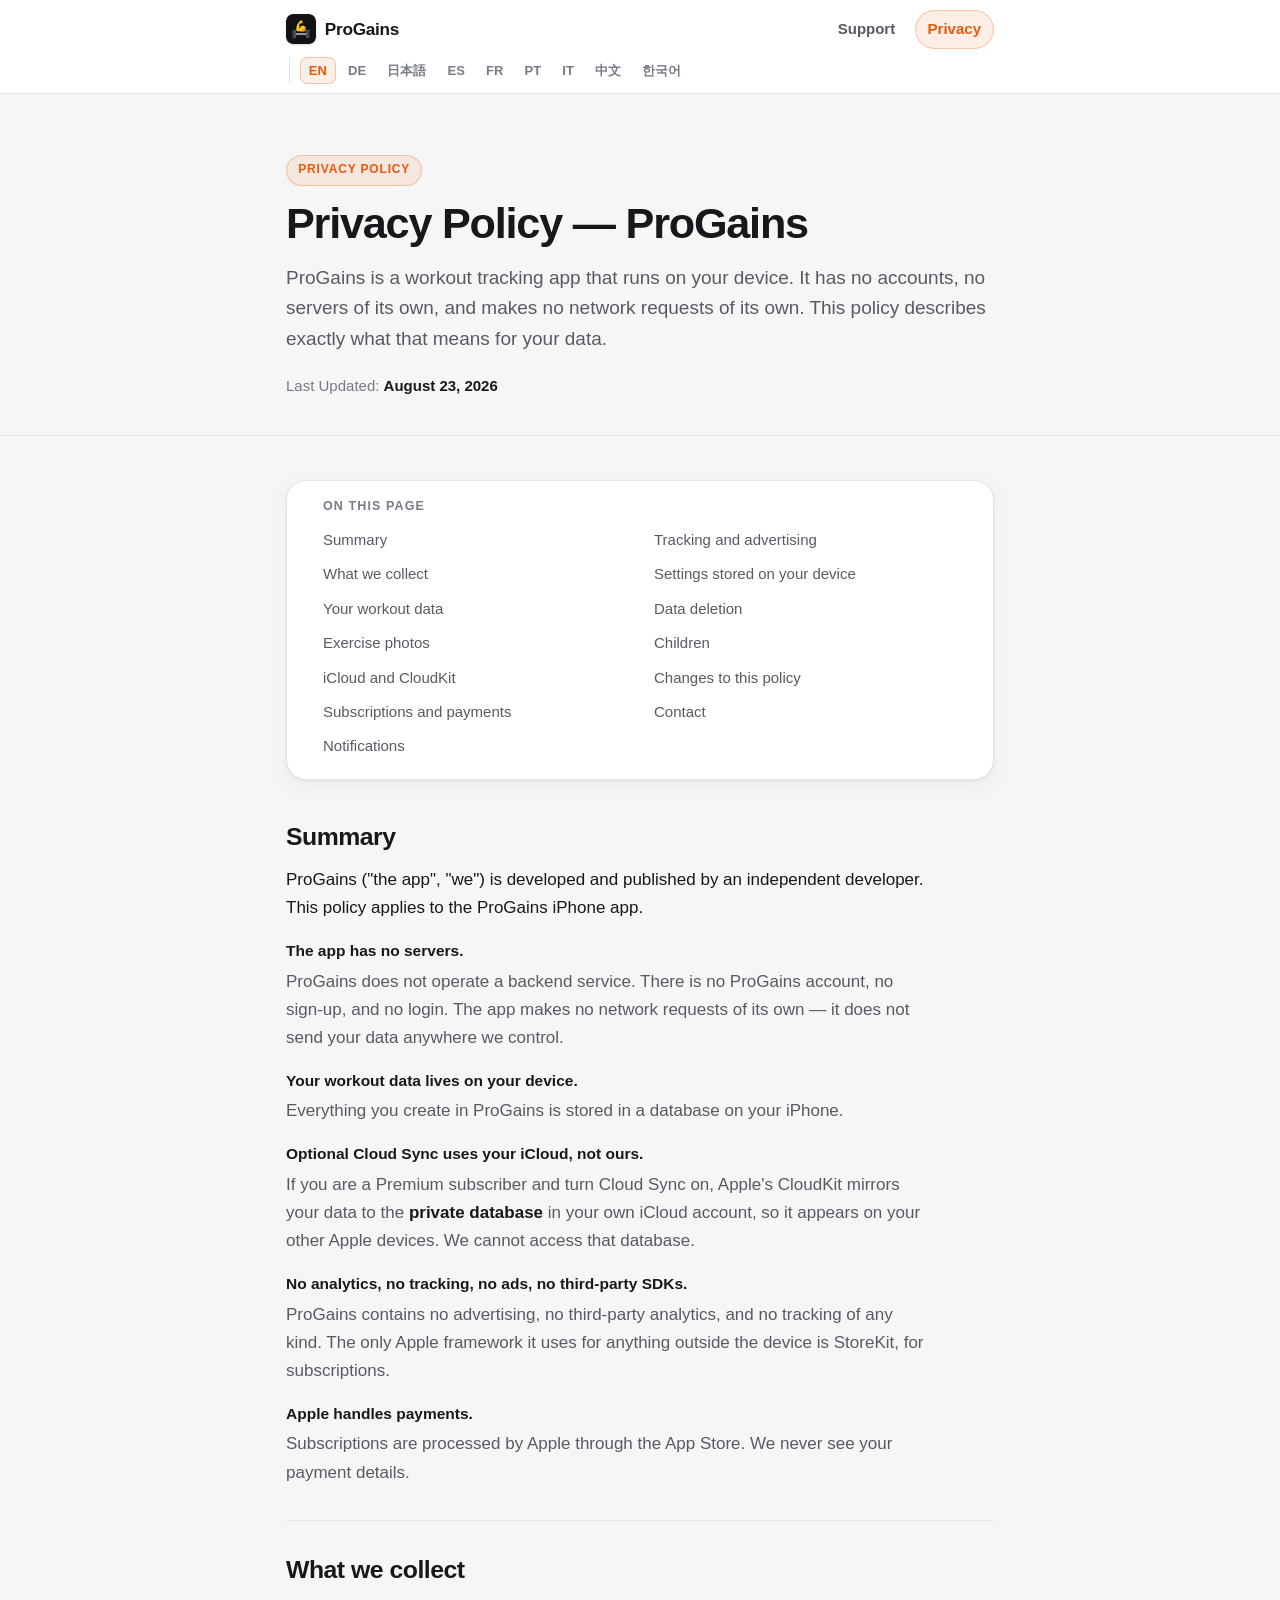
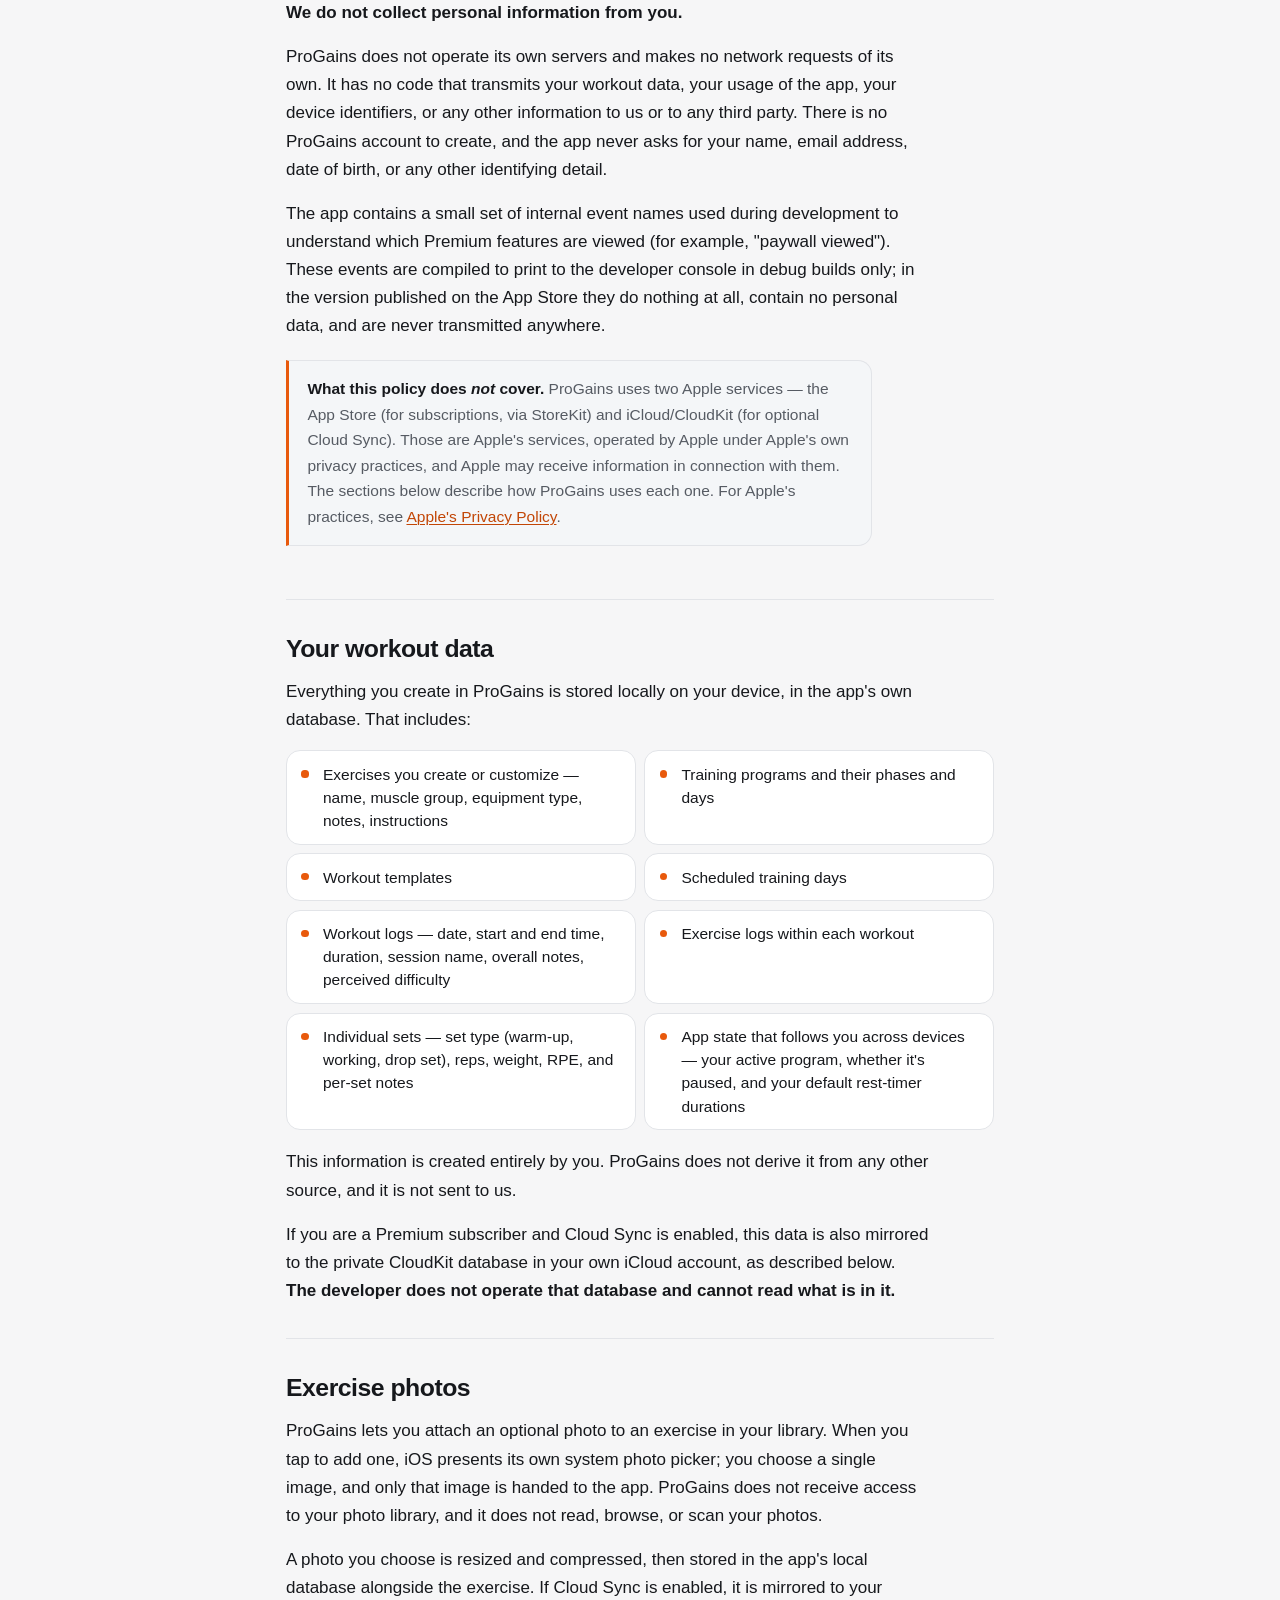
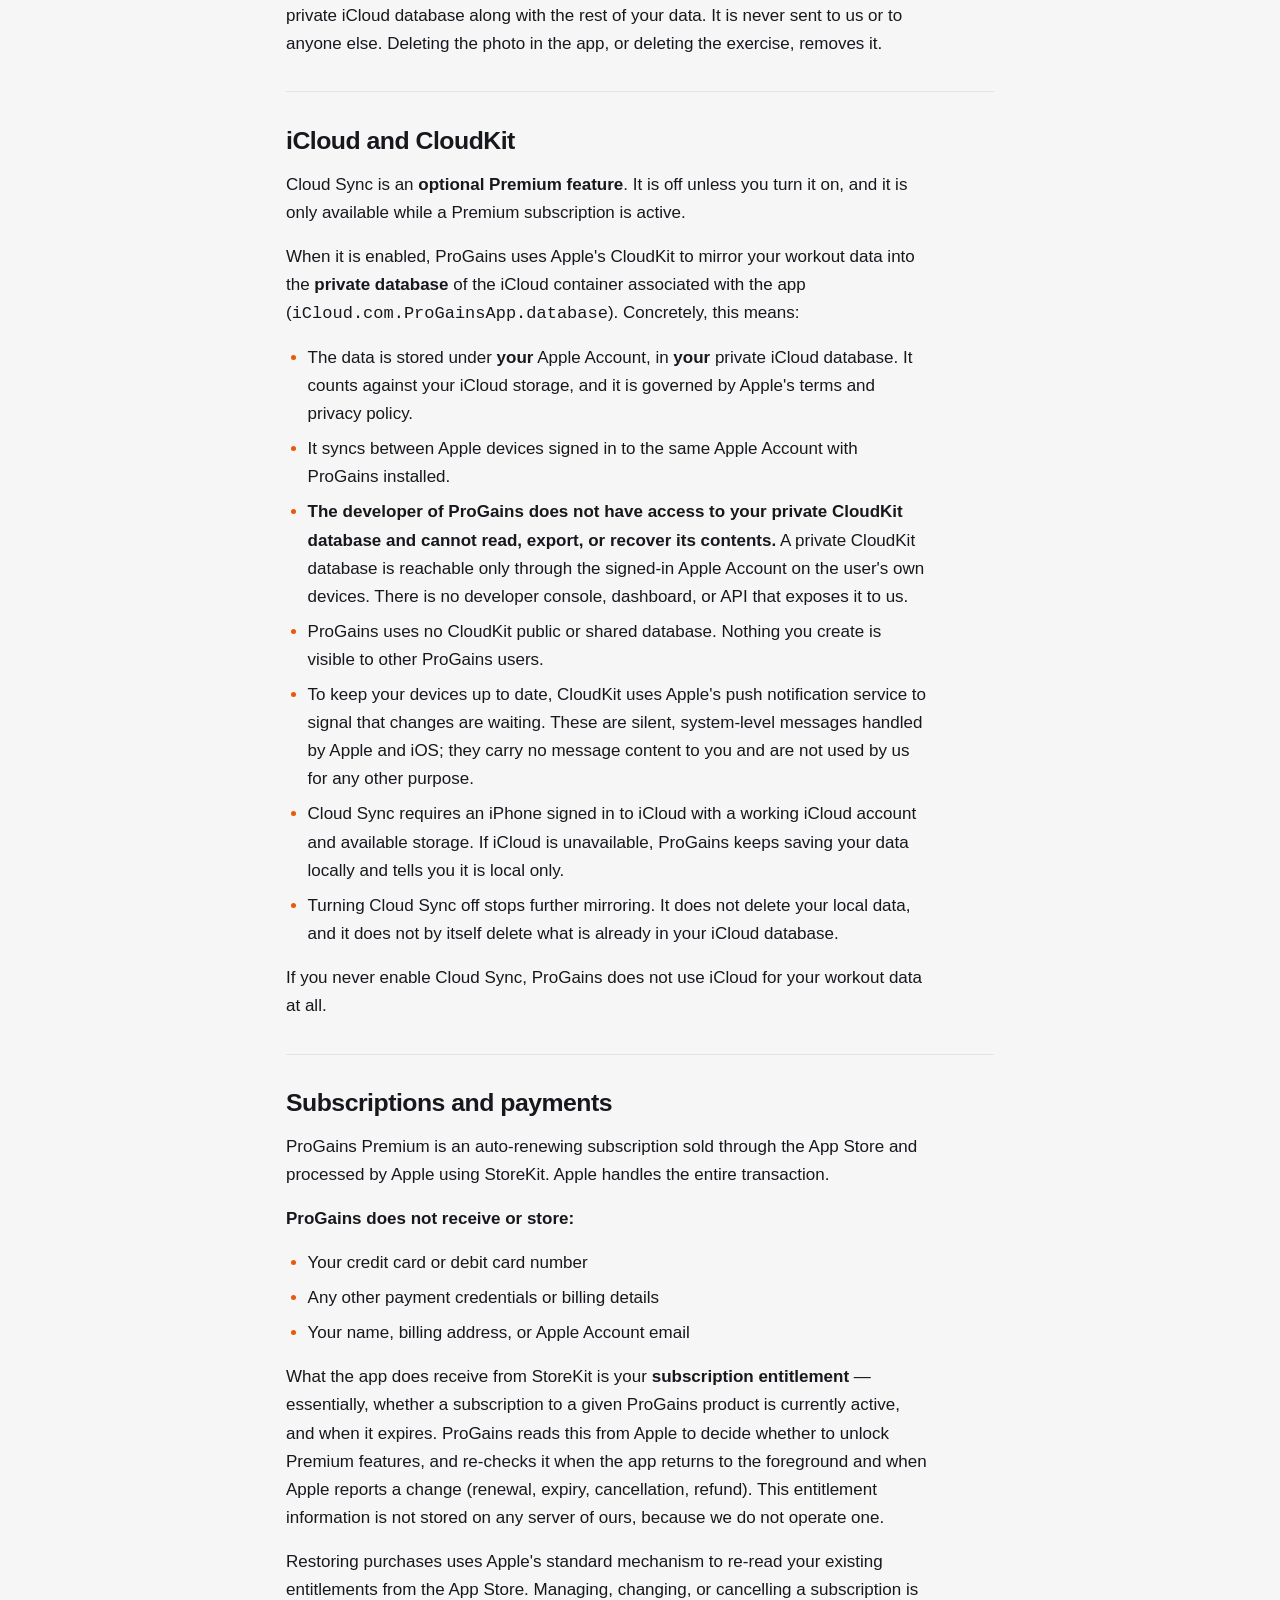
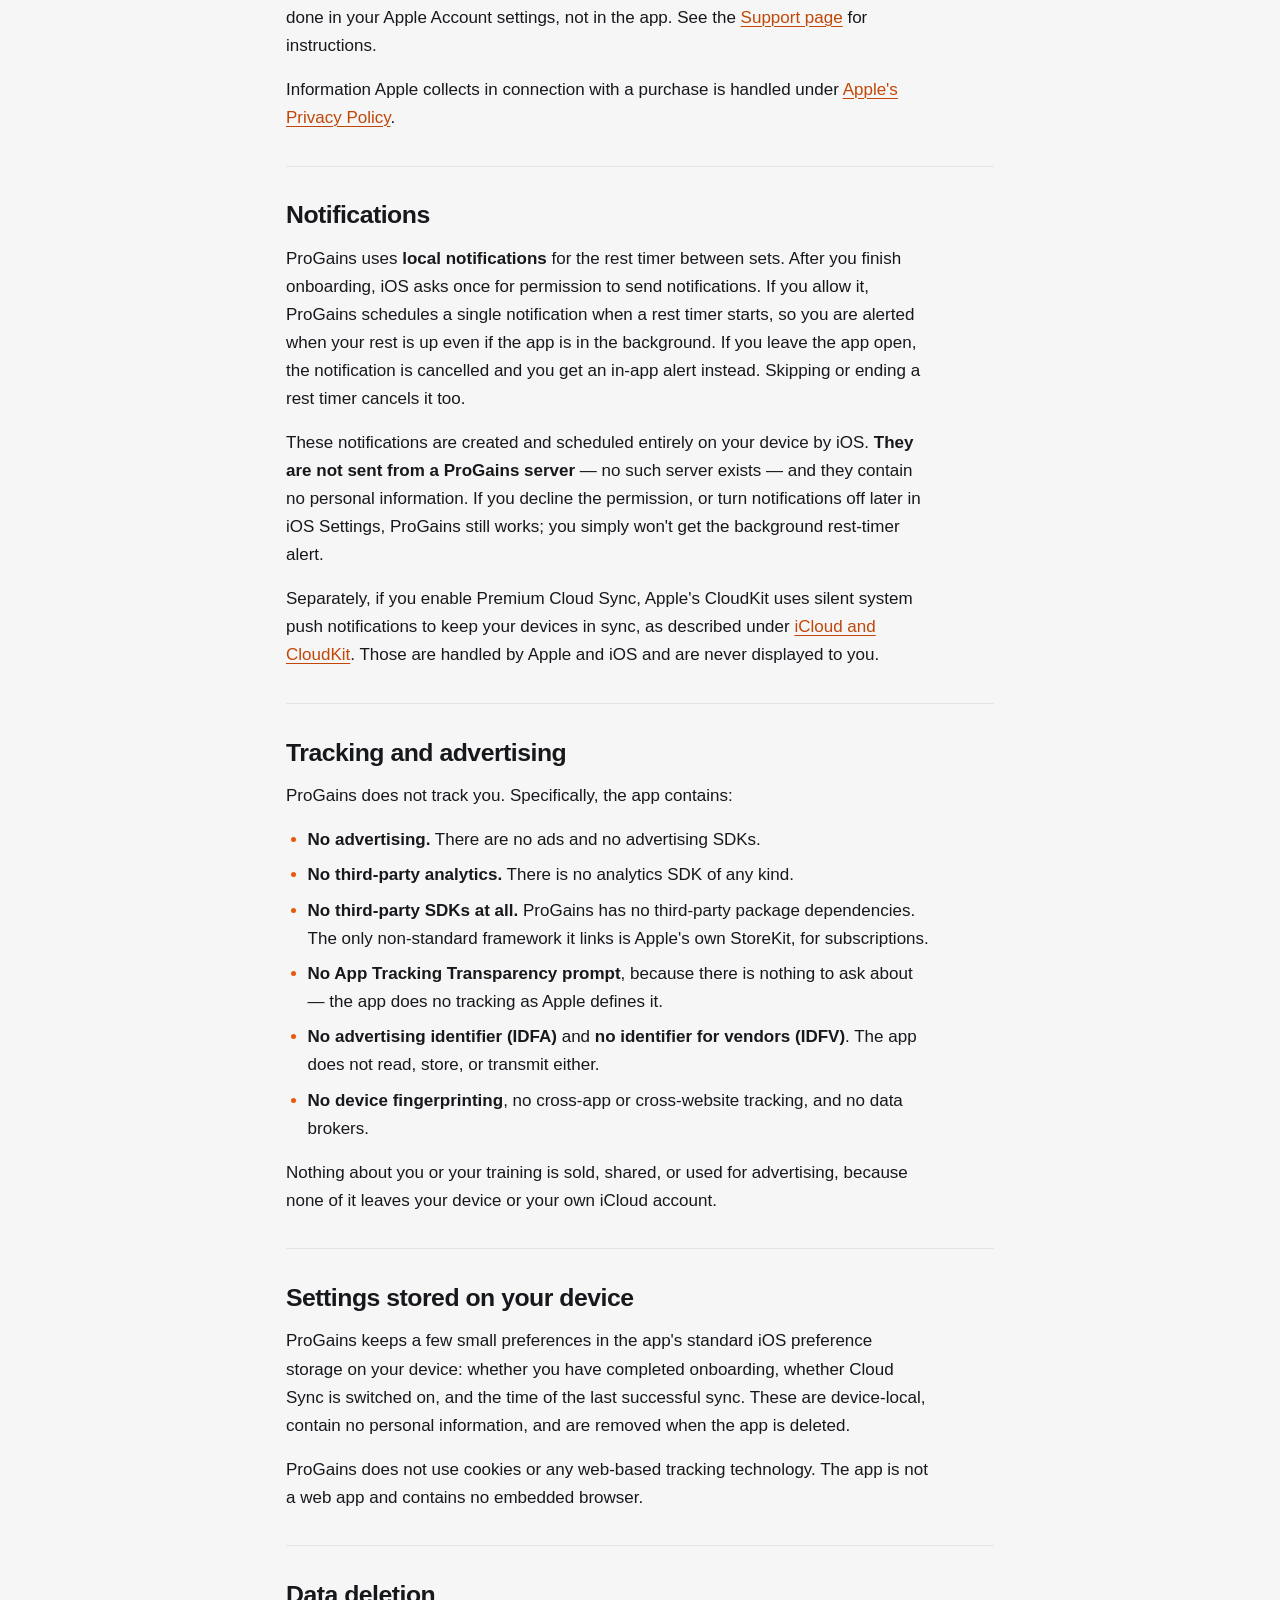
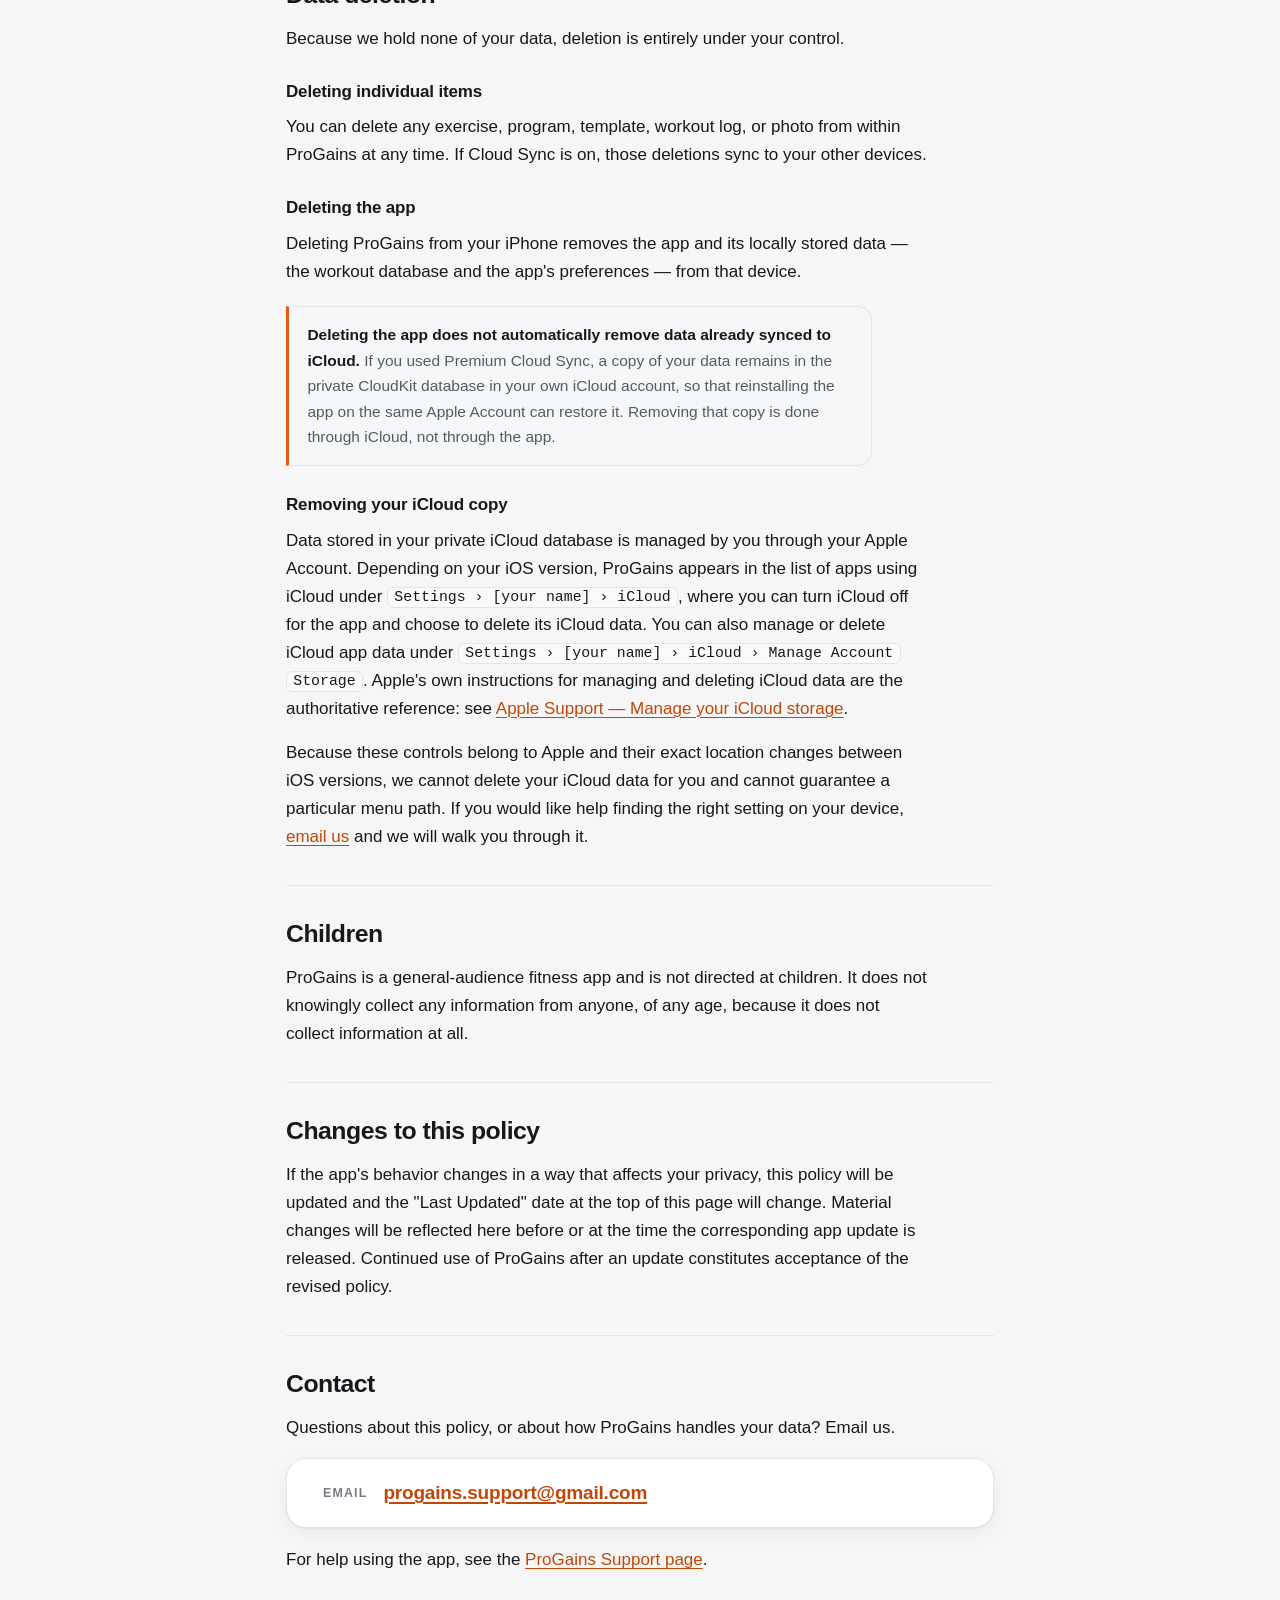
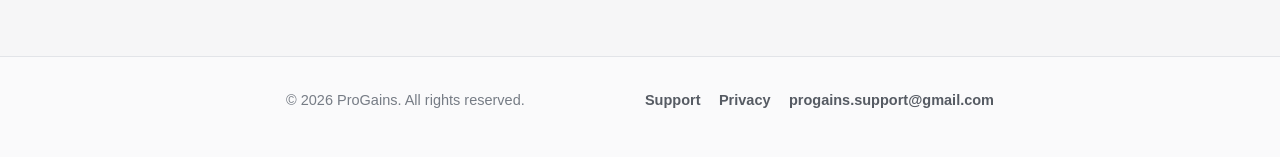
<file: privacy.html>
<!DOCTYPE html>
<html lang="en">
<head>
<meta charset="utf-8">
<meta name="viewport" content="width=device-width, initial-scale=1, viewport-fit=cover">
<title>ProGains Privacy Policy</title>
<meta name="description" content="The ProGains privacy policy. ProGains has no servers and makes no network requests of its own. Your workout data stays on your device, or in your own private iCloud database if you enable Premium Cloud Sync.">
<meta name="color-scheme" content="light dark">
<meta name="theme-color" content="#F6F6F7" media="(prefers-color-scheme: light)">
<meta name="theme-color" content="#0E1013" media="(prefers-color-scheme: dark)">
<meta name="robots" content="index, follow">
<meta property="og:type" content="website">
<meta property="og:site_name" content="ProGains">
<meta property="og:locale" content="en_US">
<meta property="og:locale:alternate" content="de_DE">
<meta property="og:locale:alternate" content="ja_JP">
<meta property="og:locale:alternate" content="es_ES">
<meta property="og:locale:alternate" content="fr_FR">
<meta property="og:locale:alternate" content="pt_BR">
<meta property="og:locale:alternate" content="it_IT">
<meta property="og:locale:alternate" content="zh_CN">
<meta property="og:locale:alternate" content="ko_KR">
<meta property="og:title" content="ProGains Privacy Policy">
<meta property="og:description" content="The ProGains privacy policy. ProGains has no servers and makes no network requests of its own. Your workout data stays on your device, or in your own private iCloud database if you enable Premium Cloud Sync.">
<meta property="og:image" content="icon-512.png">
<meta name="twitter:card" content="summary">
<meta name="twitter:title" content="ProGains Privacy Policy">
<meta name="twitter:description" content="The ProGains privacy policy. ProGains has no servers and makes no network requests of its own. Your workout data stays on your device, or in your own private iCloud database if you enable Premium Cloud Sync.">
<meta name="twitter:image" content="icon-512.png">
<link rel="icon" type="image/png" sizes="32x32" href="icon-32.png">
<link rel="icon" type="image/png" sizes="192x192" href="icon-512.png">
<link rel="apple-touch-icon" sizes="180x180" href="icon-180.png">
<link rel="stylesheet" href="styles.css">
</head>
<body>
<div class="i18n" id="en" lang="en">
<header class="site-header"><div class="wrap">
<a class="brand" href="#en" aria-label="ProGains"><span class="brand-mark" aria-hidden="true"></span><span><span class="pro">Pro</span><span class="gains">Gains</span></span></a>
<nav class="site-nav" aria-label="Primary">
<a href="support.html#en">Support</a>
<a href="privacy.html#en" aria-current="page">Privacy</a>
</nav>
<nav class="lang-switch" aria-label="Language"><a href="#en" lang="en" hreflang="en" title="English" aria-current="true">EN</a><a href="#de" lang="de" hreflang="de" title="Deutsch">DE</a><a href="#ja" lang="ja" hreflang="ja" title="日本語">日本語</a><a href="#es" lang="es" hreflang="es" title="Español">ES</a><a href="#fr" lang="fr" hreflang="fr" title="Français">FR</a><a href="#pt" lang="pt-BR" hreflang="pt-BR" title="Português">PT</a><a href="#it" lang="it" hreflang="it" title="Italiano">IT</a><a href="#zh" lang="zh-Hans" hreflang="zh-Hans" title="简体中文">中文</a><a href="#ko" lang="ko" hreflang="ko" title="한국어">한국어</a></nav>
</div></header>
<div class="hero"><div class="wrap">
<p class="eyebrow">Privacy Policy</p>
<h1>Privacy Policy — ProGains</h1>
<p class="lede">ProGains is a workout tracking app that runs on your device. It has no accounts, no servers of its own, and makes no network requests of its own. This policy describes exactly what that means for your data.</p>
<p class="updated">Last Updated: <strong>August 23, 2026</strong></p>
</div></div>
<main id="main-en"><div class="wrap">
<nav class="toc" aria-label="On this page"><h2>On this page</h2><ol>
<li><a href="#summary-en">Summary</a></li>
<li><a href="#collect-en">What we collect</a></li>
<li><a href="#workout-data-en">Your workout data</a></li>
<li><a href="#photos-en">Exercise photos</a></li>
<li><a href="#icloud-en">iCloud and CloudKit</a></li>
<li><a href="#subscriptions-en">Subscriptions and payments</a></li>
<li><a href="#notifications-en">Notifications</a></li>
<li><a href="#tracking-en">Tracking and advertising</a></li>
<li><a href="#device-settings-en">Settings stored on your device</a></li>
<li><a href="#deletion-en">Data deletion</a></li>
<li><a href="#children-en">Children</a></li>
<li><a href="#changes-en">Changes to this policy</a></li>
<li><a href="#contact-en">Contact</a></li>
</ol></nav>
<section id="summary-en"><h2>Summary</h2><p>ProGains ("the app", "we") is developed and published by an independent developer. This policy applies to the ProGains iPhone app.</p>
<dl class="facts">
<dt>The app has no servers.</dt>
<dd>ProGains does not operate a backend service. There is no ProGains account, no sign-up, and no login. The app makes no network requests of its own — it does not send your data anywhere we control.</dd>
<dt>Your workout data lives on your device.</dt>
<dd>Everything you create in ProGains is stored in a database on your iPhone.</dd>
<dt>Optional Cloud Sync uses your iCloud, not ours.</dt>
<dd>If you are a Premium subscriber and turn Cloud Sync on, Apple's CloudKit mirrors your data to the <strong>private database</strong> in your own iCloud account, so it appears on your other Apple devices. We cannot access that database.</dd>
<dt>No analytics, no tracking, no ads, no third-party SDKs.</dt>
<dd>ProGains contains no advertising, no third-party analytics, and no tracking of any kind. The only Apple framework it uses for anything outside the device is StoreKit, for subscriptions.</dd>
<dt>Apple handles payments.</dt>
<dd>Subscriptions are processed by Apple through the App Store. We never see your payment details.</dd>
</dl></section>
<section id="collect-en"><h2>What we collect</h2><p><strong>We do not collect personal information from you.</strong></p>
<p>ProGains does not operate its own servers and makes no network requests of its own. It has no code that transmits your workout data, your usage of the app, your device identifiers, or any other information to us or to any third party. There is no ProGains account to create, and the app never asks for your name, email address, date of birth, or any other identifying detail.</p>
<p>The app contains a small set of internal event names used during development to understand which Premium features are viewed (for example, "paywall viewed"). These events are compiled to print to the developer console in debug builds only; in the version published on the App Store they do nothing at all, contain no personal data, and are never transmitted anywhere.</p>
<div class="note">
<p><strong>What this policy does <em>not</em> cover.</strong> ProGains uses two Apple services — the App Store (for subscriptions, via StoreKit) and iCloud/CloudKit (for optional Cloud Sync). Those are Apple's services, operated by Apple under Apple's own privacy practices, and Apple may receive information in connection with them. The sections below describe how ProGains uses each one. For Apple's practices, see <a href="https://www.apple.com/legal/privacy/">Apple's Privacy Policy</a>.</p>
</div></section>
<section id="workout-data-en"><h2>Your workout data</h2><p>Everything you create in ProGains is stored locally on your device, in the app's own database. That includes:</p>
<ul class="features">
<li>Exercises you create or customize — name, muscle group, equipment type, notes, instructions</li>
<li>Training programs and their phases and days</li>
<li>Workout templates</li>
<li>Scheduled training days</li>
<li>Workout logs — date, start and end time, duration, session name, overall notes, perceived difficulty</li>
<li>Exercise logs within each workout</li>
<li>Individual sets — set type (warm-up, working, drop set), reps, weight, RPE, and per-set notes</li>
<li>App state that follows you across devices — your active program, whether it's paused, and your default rest-timer durations</li>
</ul>
<p style="margin-top:1.15rem">This information is created entirely by you. ProGains does not derive it from any other source, and it is not sent to us.</p>
<p>If you are a Premium subscriber and Cloud Sync is enabled, this data is also mirrored to the private CloudKit database in your own iCloud account, as described below. <strong>The developer does not operate that database and cannot read what is in it.</strong></p></section>
<section id="photos-en"><h2>Exercise photos</h2><p>ProGains lets you attach an optional photo to an exercise in your library. When you tap to add one, iOS presents its own system photo picker; you choose a single image, and only that image is handed to the app. ProGains does not receive access to your photo library, and it does not read, browse, or scan your photos.</p>
<p>A photo you choose is resized and compressed, then stored in the app's local database alongside the exercise. If Cloud Sync is enabled, it is mirrored to your private iCloud database along with the rest of your data. It is never sent to us or to anyone else. Deleting the photo in the app, or deleting the exercise, removes it.</p></section>
<section id="icloud-en"><h2>iCloud and CloudKit</h2><p>Cloud Sync is an <strong>optional Premium feature</strong>. It is off unless you turn it on, and it is only available while a Premium subscription is active.</p>
<p>When it is enabled, ProGains uses Apple's CloudKit to mirror your workout data into the <strong>private database</strong> of the iCloud container associated with the app (<code>iCloud.com.ProGainsApp.database</code>). Concretely, this means:</p>
<ul>
<li>The data is stored under <strong>your</strong> Apple Account, in <strong>your</strong> private iCloud database. It counts against your iCloud storage, and it is governed by Apple's terms and privacy policy.</li>
<li>It syncs between Apple devices signed in to the same Apple Account with ProGains installed.</li>
<li><strong>The developer of ProGains does not have access to your private CloudKit database and cannot read, export, or recover its contents.</strong> A private CloudKit database is reachable only through the signed-in Apple Account on the user's own devices. There is no developer console, dashboard, or API that exposes it to us.</li>
<li>ProGains uses no CloudKit public or shared database. Nothing you create is visible to other ProGains users.</li>
<li>To keep your devices up to date, CloudKit uses Apple's push notification service to signal that changes are waiting. These are silent, system-level messages handled by Apple and iOS; they carry no message content to you and are not used by us for any other purpose.</li>
<li>Cloud Sync requires an iPhone signed in to iCloud with a working iCloud account and available storage. If iCloud is unavailable, ProGains keeps saving your data locally and tells you it is local only.</li>
<li>Turning Cloud Sync off stops further mirroring. It does not delete your local data, and it does not by itself delete what is already in your iCloud database.</li>
</ul>
<p>If you never enable Cloud Sync, ProGains does not use iCloud for your workout data at all.</p></section>
<section id="subscriptions-en"><h2>Subscriptions and payments</h2><p>ProGains Premium is an auto-renewing subscription sold through the App Store and processed by Apple using StoreKit. Apple handles the entire transaction.</p>
<p><strong>ProGains does not receive or store:</strong></p>
<ul>
<li>Your credit card or debit card number</li>
<li>Any other payment credentials or billing details</li>
<li>Your name, billing address, or Apple Account email</li>
</ul>
<p>What the app does receive from StoreKit is your <strong>subscription entitlement</strong> — essentially, whether a subscription to a given ProGains product is currently active, and when it expires. ProGains reads this from Apple to decide whether to unlock Premium features, and re-checks it when the app returns to the foreground and when Apple reports a change (renewal, expiry, cancellation, refund). This entitlement information is not stored on any server of ours, because we do not operate one.</p>
<p>Restoring purchases uses Apple's standard mechanism to re-read your existing entitlements from the App Store. Managing, changing, or cancelling a subscription is done in your Apple Account settings, not in the app. See the <a href="support.html#subscription-en">Support page</a> for instructions.</p>
<p>Information Apple collects in connection with a purchase is handled under <a href="https://www.apple.com/legal/privacy/">Apple's Privacy Policy</a>.</p></section>
<section id="notifications-en"><h2>Notifications</h2><p>ProGains uses <strong>local notifications</strong> for the rest timer between sets. After you finish onboarding, iOS asks once for permission to send notifications. If you allow it, ProGains schedules a single notification when a rest timer starts, so you are alerted when your rest is up even if the app is in the background. If you leave the app open, the notification is cancelled and you get an in-app alert instead. Skipping or ending a rest timer cancels it too.</p>
<p>These notifications are created and scheduled entirely on your device by iOS. <strong>They are not sent from a ProGains server</strong> — no such server exists — and they contain no personal information. If you decline the permission, or turn notifications off later in iOS Settings, ProGains still works; you simply won't get the background rest-timer alert.</p>
<p>Separately, if you enable Premium Cloud Sync, Apple's CloudKit uses silent system push notifications to keep your devices in sync, as described under <a href="#icloud-en">iCloud and CloudKit</a>. Those are handled by Apple and iOS and are never displayed to you.</p></section>
<section id="tracking-en"><h2>Tracking and advertising</h2><p>ProGains does not track you. Specifically, the app contains:</p>
<ul>
<li><strong>No advertising.</strong> There are no ads and no advertising SDKs.</li>
<li><strong>No third-party analytics.</strong> There is no analytics SDK of any kind.</li>
<li><strong>No third-party SDKs at all.</strong> ProGains has no third-party package dependencies. The only non-standard framework it links is Apple's own StoreKit, for subscriptions.</li>
<li><strong>No App Tracking Transparency prompt</strong>, because there is nothing to ask about — the app does no tracking as Apple defines it.</li>
<li><strong>No advertising identifier (IDFA)</strong> and <strong>no identifier for vendors (IDFV)</strong>. The app does not read, store, or transmit either.</li>
<li><strong>No device fingerprinting</strong>, no cross-app or cross-website tracking, and no data brokers.</li>
</ul>
<p>Nothing about you or your training is sold, shared, or used for advertising, because none of it leaves your device or your own iCloud account.</p></section>
<section id="device-settings-en"><h2>Settings stored on your device</h2><p>ProGains keeps a few small preferences in the app's standard iOS preference storage on your device: whether you have completed onboarding, whether Cloud Sync is switched on, and the time of the last successful sync. These are device-local, contain no personal information, and are removed when the app is deleted.</p>
<p>ProGains does not use cookies or any web-based tracking technology. The app is not a web app and contains no embedded browser.</p></section>
<section id="deletion-en"><h2>Data deletion</h2><p>Because we hold none of your data, deletion is entirely under your control.</p>
<h3>Deleting individual items</h3>
<p>You can delete any exercise, program, template, workout log, or photo from within ProGains at any time. If Cloud Sync is on, those deletions sync to your other devices.</p>
<h3>Deleting the app</h3>
<p>Deleting ProGains from your iPhone removes the app and its locally stored data — the workout database and the app's preferences — from that device.</p>
<div class="note">
<p><strong>Deleting the app does not automatically remove data already synced to iCloud.</strong> If you used Premium Cloud Sync, a copy of your data remains in the private CloudKit database in your own iCloud account, so that reinstalling the app on the same Apple Account can restore it. Removing that copy is done through iCloud, not through the app.</p>
</div>
<h3>Removing your iCloud copy</h3>
<p>Data stored in your private iCloud database is managed by you through your Apple Account. Depending on your iOS version, ProGains appears in the list of apps using iCloud under <span class="path">Settings › [your name] › iCloud</span>, where you can turn iCloud off for the app and choose to delete its iCloud data. You can also manage or delete iCloud app data under <span class="path">Settings › [your name] › iCloud › Manage Account Storage</span>. Apple's own instructions for managing and deleting iCloud data are the authoritative reference: see <a href="https://support.apple.com/en-us/108922">Apple Support — Manage your iCloud storage</a>.</p>
<p>Because these controls belong to Apple and their exact location changes between iOS versions, we cannot delete your iCloud data for you and cannot guarantee a particular menu path. If you would like help finding the right setting on your device, <a href="#contact-en">email us</a> and we will walk you through it.</p></section>
<section id="children-en"><h2>Children</h2><p>ProGains is a general-audience fitness app and is not directed at children. It does not knowingly collect any information from anyone, of any age, because it does not collect information at all.</p></section>
<section id="changes-en"><h2>Changes to this policy</h2><p>If the app's behavior changes in a way that affects your privacy, this policy will be updated and the "Last Updated" date at the top of this page will change. Material changes will be reflected here before or at the time the corresponding app update is released. Continued use of ProGains after an update constitutes acceptance of the revised policy.</p></section>
<section id="contact-en"><h2>Contact</h2><p>Questions about this policy, or about how ProGains handles your data? Email us.</p>
<div class="contact">
<span class="label">Email</span>
<a class="email" href="mailto:progains.support@gmail.com">progains.support@gmail.com</a>
</div>
<p style="margin-top:1.15rem">For help using the app, see the <a href="support.html#en">ProGains Support page</a>.</p></section>
</div></main>
<footer class="site-footer"><div class="wrap">
<p>&copy; 2026 ProGains. All rights reserved.</p>
<nav class="footer-nav" aria-label="Footer"><a href="support.html#en">Support</a><a href="privacy.html#en">Privacy</a><a href="mailto:progains.support@gmail.com">progains.support@gmail.com</a></nav>
</div></footer>
</div>
<div class="i18n" id="de" lang="de">
<header class="site-header"><div class="wrap">
<a class="brand" href="#de" aria-label="ProGains"><span class="brand-mark" aria-hidden="true"></span><span><span class="pro">Pro</span><span class="gains">Gains</span></span></a>
<nav class="site-nav" aria-label="Hauptnavigation">
<a href="support.html#de">Support</a>
<a href="privacy.html#de" aria-current="page">Datenschutz</a>
</nav>
<nav class="lang-switch" aria-label="Language"><a href="#en" lang="en" hreflang="en" title="English">EN</a><a href="#de" lang="de" hreflang="de" title="Deutsch" aria-current="true">DE</a><a href="#ja" lang="ja" hreflang="ja" title="日本語">日本語</a><a href="#es" lang="es" hreflang="es" title="Español">ES</a><a href="#fr" lang="fr" hreflang="fr" title="Français">FR</a><a href="#pt" lang="pt-BR" hreflang="pt-BR" title="Português">PT</a><a href="#it" lang="it" hreflang="it" title="Italiano">IT</a><a href="#zh" lang="zh-Hans" hreflang="zh-Hans" title="简体中文">中文</a><a href="#ko" lang="ko" hreflang="ko" title="한국어">한국어</a></nav>
</div></header>
<div class="hero"><div class="wrap">
<p class="eyebrow">Datenschutzerklärung</p>
<h1>Datenschutzerklärung – ProGains</h1>
<p class="lede">ProGains ist eine Workout-Tracking-App, die auf deinem Gerät läuft. Sie hat keine Konten, keine eigenen Server und stellt keine eigenen Netzwerkanfragen. Diese Erklärung beschreibt genau, was das für deine Daten bedeutet.</p>
<p class="updated">Zuletzt aktualisiert: <strong>23. August 2026</strong></p>
</div></div>
<main id="main-de"><div class="wrap">
<nav class="toc" aria-label="Auf dieser Seite"><h2>Auf dieser Seite</h2><ol>
<li><a href="#summary-de">Zusammenfassung</a></li>
<li><a href="#collect-de">Was wir erheben</a></li>
<li><a href="#workout-data-de">Deine Trainingsdaten</a></li>
<li><a href="#photos-de">Übungsfotos</a></li>
<li><a href="#icloud-de">iCloud und CloudKit</a></li>
<li><a href="#subscriptions-de">Abos und Zahlungen</a></li>
<li><a href="#notifications-de">Mitteilungen</a></li>
<li><a href="#tracking-de">Tracking und Werbung</a></li>
<li><a href="#device-settings-de">Einstellungen, die auf deinem Gerät gespeichert werden</a></li>
<li><a href="#deletion-de">Löschen von Daten</a></li>
<li><a href="#children-de">Kinder</a></li>
<li><a href="#changes-de">Änderungen an dieser Erklärung</a></li>
<li><a href="#contact-de">Kontakt</a></li>
</ol></nav>
<div class="note lang-note"><p>Dies ist eine deutsche Übersetzung der ProGains Datenschutzerklärung und dient nur der besseren Verständlichkeit. Bei Abweichungen ist die englische Fassung maßgeblich.</p></div>
<section id="summary-de"><h2>Zusammenfassung</h2><p>ProGains („die App“, „wir“) wird von einem unabhängigen Entwickler entwickelt und veröffentlicht. Diese Erklärung gilt für die ProGains-App für iPhone.</p>
<dl class="facts">
<dt>Die App hat keine Server.</dt>
<dd>ProGains betreibt keinen Backend-Dienst. Es gibt kein ProGains-Konto, keine Registrierung und keinen Login. Die App stellt keine eigenen Netzwerkanfragen – sie sendet deine Daten nirgendwohin, wo wir die Kontrolle haben.</dd>
<dt>Deine Trainingsdaten liegen auf deinem Gerät.</dt>
<dd>Alles, was du in ProGains erstellst, wird in einer Datenbank auf deinem iPhone gespeichert.</dd>
<dt>Der optionale Cloud-Sync nutzt deine iCloud, nicht unsere.</dt>
<dd>Wenn du ein Premium-Abo hast und Cloud-Sync einschaltest, spiegelt Apples CloudKit deine Daten in die <strong>private Datenbank</strong> deines eigenen iCloud-Accounts, sodass sie auf deinen anderen Apple-Geräten erscheinen. Wir können auf diese Datenbank nicht zugreifen.</dd>
<dt>Keine Analyse, kein Tracking, keine Werbung, keine Drittanbieter-SDKs.</dt>
<dd>ProGains enthält keine Werbung, keine Analyse-Tools von Drittanbietern und kein Tracking jeglicher Art. Das einzige Apple-Framework, das die App für irgendetwas außerhalb des Geräts nutzt, ist StoreKit – für Abos.</dd>
<dt>Zahlungen wickelt Apple ab.</dt>
<dd>Abos werden von Apple über den App Store abgewickelt. Wir sehen deine Zahlungsdaten nie.</dd>
</dl></section>
<section id="collect-de"><h2>Was wir erheben</h2><p><strong>Wir erheben keine personenbezogenen Daten von dir.</strong></p>
<p>ProGains betreibt keine eigenen Server und stellt keine eigenen Netzwerkanfragen. Die App enthält keinen Code, der deine Trainingsdaten, deine Nutzung der App, deine Gerätekennungen oder sonstige Informationen an uns oder an Dritte überträgt. Es gibt kein ProGains-Konto, das du anlegen müsstest, und die App fragt nie nach deinem Namen, deiner E-Mail-Adresse, deinem Geburtsdatum oder anderen identifizierenden Angaben.</p>
<p>Die App enthält eine kleine Menge interner Ereignisnamen, die während der Entwicklung dazu dienen, nachzuvollziehen, welche Premium-Funktionen angesehen werden (zum Beispiel „paywall viewed“). Diese Ereignisse sind so kompiliert, dass sie nur in Debug-Builds in der Entwicklerkonsole ausgegeben werden; in der im App Store veröffentlichten Version tun sie überhaupt nichts, enthalten keine personenbezogenen Daten und werden nie irgendwohin übertragen.</p>
<div class="note">
<p><strong>Was diese Erklärung <em>nicht</em> abdeckt.</strong> ProGains nutzt zwei Apple-Dienste – den App Store (für Abos, über StoreKit) und iCloud/CloudKit (für den optionalen Cloud-Sync). Das sind Dienste von Apple, die Apple nach seinen eigenen Datenschutzpraktiken betreibt, und Apple kann in diesem Zusammenhang Informationen erhalten. Die folgenden Abschnitte beschreiben, wie ProGains die beiden Dienste jeweils nutzt. Zu Apples Praktiken siehe <a href="https://www.apple.com/legal/privacy/">Apples Datenschutzrichtlinie</a>.</p>
</div></section>
<section id="workout-data-de"><h2>Deine Trainingsdaten</h2><p>Alles, was du in ProGains erstellst, wird lokal auf deinem Gerät in der eigenen Datenbank der App gespeichert. Dazu gehören:</p>
<ul class="features">
<li>Übungen, die du erstellst oder anpasst – Name, Muskelgruppe, Equipment-Art, Notizen, Anleitung</li>
<li>Trainingsprogramme mit ihren Phasen und Tagen</li>
<li>Workout-Vorlagen</li>
<li>Geplante Trainingstage</li>
<li>Trainingsprotokolle – Datum, Start- und Endzeit, Dauer, Name der Einheit, allgemeine Notizen, empfundene Schwierigkeit</li>
<li>Übungsprotokolle innerhalb jedes Workouts</li>
<li>Einzelne Sätze – Satzart (Aufwärmen, Arbeitssatz, Dropsatz), Wiederholungen, Gewicht, RPE und Notizen pro Satz</li>
<li>App-Zustand, der dich über deine Geräte hinweg begleitet – dein aktives Programm, ob es pausiert ist, und deine Standarddauern für den Pausentimer</li>
</ul>
<p style="margin-top:1.15rem">Diese Informationen entstehen ausschließlich durch dich. ProGains leitet sie aus keiner anderen Quelle ab, und sie werden nicht an uns gesendet.</p>
<p>Wenn du ein Premium-Abo hast und Cloud-Sync eingeschaltet ist, werden diese Daten zusätzlich in die private CloudKit-Datenbank deines eigenen iCloud-Accounts gespiegelt, wie unten beschrieben. <strong>Der Entwickler betreibt diese Datenbank nicht und kann ihren Inhalt nicht lesen.</strong></p></section>
<section id="photos-de"><h2>Übungsfotos</h2><p>In ProGains kannst du einer Übung in deiner Bibliothek optional ein Foto hinzufügen. Wenn du zum Hinzufügen tippst, zeigt iOS seine eigene System-Fotoauswahl; du wählst ein einzelnes Bild aus, und nur dieses Bild wird an die App übergeben. ProGains erhält keinen Zugriff auf deine Fotomediathek und liest, durchsucht oder scannt deine Fotos nicht.</p>
<p>Ein Foto, das du auswählst, wird verkleinert und komprimiert und dann zusammen mit der Übung in der lokalen Datenbank der App gespeichert. Wenn Cloud-Sync eingeschaltet ist, wird es zusammen mit deinen übrigen Daten in deine private iCloud-Datenbank gespiegelt. Es wird nie an uns oder an jemand anderen gesendet. Wenn du das Foto in der App löschst oder die Übung löschst, wird es entfernt.</p></section>
<section id="icloud-de"><h2>iCloud und CloudKit</h2><p>Cloud-Sync ist eine <strong>optionale Premium-Funktion</strong>. Sie ist aus, solange du sie nicht einschaltest, und sie ist nur verfügbar, solange ein Premium-Abo aktiv ist.</p>
<p>Wenn sie eingeschaltet ist, nutzt ProGains Apples CloudKit, um deine Trainingsdaten in die <strong>private Datenbank</strong> des zur App gehörenden iCloud-Containers zu spiegeln (<code>iCloud.com.ProGainsApp.database</code>). Konkret bedeutet das:</p>
<ul>
<li>Die Daten liegen unter <strong>deinem</strong> Apple-Account, in <strong>deiner</strong> privaten iCloud-Datenbank. Sie zählen zu deinem iCloud-Speicher und unterliegen Apples Bedingungen und Datenschutzrichtlinie.</li>
<li>Sie werden zwischen Apple-Geräten synchronisiert, die beim selben Apple-Account angemeldet sind und auf denen ProGains installiert ist.</li>
<li><strong>Der Entwickler von ProGains hat keinen Zugriff auf deine private CloudKit-Datenbank und kann ihren Inhalt weder lesen noch exportieren oder wiederherstellen.</strong> Eine private CloudKit-Datenbank ist nur über den angemeldeten Apple-Account auf den eigenen Geräten der nutzenden Person erreichbar. Es gibt keine Entwicklerkonsole, kein Dashboard und keine API, die sie uns zugänglich machen würde.</li>
<li>ProGains nutzt keine öffentliche und keine geteilte CloudKit-Datenbank. Nichts, was du erstellst, ist für andere ProGains-Nutzer sichtbar.</li>
<li>Damit deine Geräte auf dem aktuellen Stand bleiben, nutzt CloudKit Apples Push-Benachrichtigungsdienst, um zu signalisieren, dass Änderungen bereitliegen. Das sind stille Mitteilungen auf Systemebene, die von Apple und iOS verarbeitet werden; sie enthalten keinen Nachrichteninhalt für dich und werden von uns für keinen anderen Zweck genutzt.</li>
<li>Cloud-Sync setzt ein iPhone voraus, das mit einem funktionierenden iCloud-Account bei iCloud angemeldet ist und über freien Speicher verfügt. Ist iCloud nicht verfügbar, speichert ProGains deine Daten weiterhin lokal und teilt dir mit, dass sie nur lokal vorliegen.</li>
<li>Wenn du Cloud-Sync ausschaltest, wird nicht weiter gespiegelt. Deine lokalen Daten werden dadurch nicht gelöscht, und was bereits in deiner iCloud-Datenbank liegt, wird dadurch für sich genommen ebenfalls nicht gelöscht.</li>
</ul>
<p>Wenn du Cloud-Sync nie einschaltest, nutzt ProGains iCloud für deine Trainingsdaten überhaupt nicht.</p></section>
<section id="subscriptions-de"><h2>Abos und Zahlungen</h2><p>ProGains Premium ist ein automatisch verlängertes Abo, das über den App Store verkauft und von Apple über StoreKit abgewickelt wird. Apple wickelt die gesamte Transaktion ab.</p>
<p><strong>ProGains erhält und speichert nicht:</strong></p>
<ul>
<li>Deine Kreditkarten- oder Debitkartennummer</li>
<li>Andere Zahlungsdaten oder Rechnungsangaben</li>
<li>Deinen Namen, deine Rechnungsadresse oder die E-Mail-Adresse deines Apple-Accounts</li>
</ul>
<p>Was die App von StoreKit erhält, ist deine <strong>Abo-Berechtigung</strong> – im Kern also die Information, ob ein Abo für ein bestimmtes ProGains-Produkt aktuell aktiv ist und wann es abläuft. ProGains liest das bei Apple aus, um zu entscheiden, ob Premium-Funktionen freigeschaltet werden, und prüft es erneut, wenn die App wieder in den Vordergrund kommt und wenn Apple eine Änderung meldet (Verlängerung, Ablauf, Kündigung, Rückerstattung). Diese Berechtigungsinformationen werden auf keinem Server von uns gespeichert, weil wir keinen betreiben.</p>
<p>Das Wiederherstellen von Käufen nutzt Apples Standardmechanismus, um deine bestehenden Berechtigungen erneut aus dem App Store auszulesen. Ein Abo verwaltest, änderst oder kündigst du in den Einstellungen deines Apple-Accounts, nicht in der App. Eine Anleitung findest du auf der <a href="support.html#subscription-de">Support-Seite</a>.</p>
<p>Informationen, die Apple im Zusammenhang mit einem Kauf erhebt, werden gemäß <a href="https://www.apple.com/legal/privacy/">Apples Datenschutzrichtlinie</a> verarbeitet.</p></section>
<section id="notifications-de"><h2>Mitteilungen</h2><p>ProGains nutzt <strong>lokale Mitteilungen</strong> für den Pausentimer zwischen den Sätzen. Nachdem du das Onboarding abgeschlossen hast, fragt iOS einmal um Erlaubnis, dir Mitteilungen zu senden. Wenn du zustimmst, plant ProGains beim Start eines Pausentimers genau eine Mitteilung, damit du auch dann informiert wirst, wenn die App im Hintergrund ist. Wenn du die App geöffnet lässt, wird die Mitteilung abgebrochen und du bekommst stattdessen einen Hinweis in der App. Wenn du eine Pause überspringst oder beendest, wird sie ebenfalls abgebrochen.</p>
<p>Diese Mitteilungen werden vollständig von iOS auf deinem Gerät erzeugt und geplant. <strong>Sie werden nicht von einem ProGains-Server gesendet</strong> – einen solchen Server gibt es nicht – und sie enthalten keine personenbezogenen Daten. Wenn du die Erlaubnis ablehnst oder Mitteilungen später in den iOS-Einstellungen ausschaltest, funktioniert ProGains weiterhin; du bekommst dann einfach keinen Pausentimer-Hinweis im Hintergrund.</p>
<p>Davon unabhängig gilt: Wenn du Premium-Cloud-Sync einschaltest, nutzt Apples CloudKit stille System-Push-Mitteilungen, um deine Geräte synchron zu halten, wie unter <a href="#icloud-de">iCloud und CloudKit</a> beschrieben. Diese werden von Apple und iOS verarbeitet und dir nie angezeigt.</p></section>
<section id="tracking-de"><h2>Tracking und Werbung</h2><p>ProGains trackt dich nicht. Konkret enthält die App:</p>
<ul>
<li><strong>Keine Werbung.</strong> Es gibt keine Anzeigen und keine Werbe-SDKs.</li>
<li><strong>Keine Analyse-Tools von Drittanbietern.</strong> Es gibt kein Analyse-SDK jeglicher Art.</li>
<li><strong>Überhaupt keine Drittanbieter-SDKs.</strong> ProGains hat keine Paketabhängigkeiten von Dritten. Das einzige nicht standardmäßige Framework, das die App einbindet, ist Apples eigenes StoreKit – für Abos.</li>
<li><strong>Keine App-Tracking-Transparency-Abfrage</strong>, weil es nichts zu fragen gibt – die App betreibt kein Tracking im Sinne von Apples Definition.</li>
<li><strong>Keinen Werbe-Identifier (IDFA)</strong> und <strong>keinen Identifier for Vendors (IDFV)</strong>. Die App liest, speichert und überträgt beide nicht.</li>
<li><strong>Kein Device-Fingerprinting</strong>, kein app- oder website-übergreifendes Tracking und keine Datenhändler.</li>
</ul>
<p>Nichts über dich oder dein Training wird verkauft, weitergegeben oder für Werbung genutzt, denn nichts davon verlässt dein Gerät oder deinen eigenen iCloud-Account.</p></section>
<section id="device-settings-de"><h2>Einstellungen, die auf deinem Gerät gespeichert werden</h2><p>ProGains legt einige wenige Einstellungen im standardmäßigen iOS-Einstellungsspeicher der App auf deinem Gerät ab: ob du das Onboarding abgeschlossen hast, ob Cloud-Sync eingeschaltet ist und den Zeitpunkt der letzten erfolgreichen Synchronisierung. Diese bleiben lokal auf dem Gerät, enthalten keine personenbezogenen Daten und werden entfernt, wenn die App gelöscht wird.</p>
<p>ProGains verwendet keine Cookies und keine webbasierte Tracking-Technologie. Die App ist keine Web-App und enthält keinen eingebetteten Browser.</p></section>
<section id="deletion-de"><h2>Löschen von Daten</h2><p>Da wir keine deiner Daten haben, liegt das Löschen vollständig bei dir.</p>
<h3>Einzelne Einträge löschen</h3>
<p>Du kannst jede Übung, jedes Programm, jede Vorlage, jedes Trainingsprotokoll und jedes Foto jederzeit in ProGains löschen. Wenn Cloud-Sync an ist, werden diese Löschungen auf deine anderen Geräte synchronisiert.</p>
<h3>Die App löschen</h3>
<p>Wenn du ProGains von deinem iPhone löschst, werden die App und ihre lokal gespeicherten Daten – die Trainingsdatenbank und die Einstellungen der App – von diesem Gerät entfernt.</p>
<div class="note">
<p><strong>Das Löschen der App entfernt Daten, die bereits mit iCloud synchronisiert wurden, nicht automatisch.</strong> Wenn du Premium-Cloud-Sync genutzt hast, bleibt eine Kopie deiner Daten in der privaten CloudKit-Datenbank deines eigenen iCloud-Accounts, damit eine erneute Installation der App unter demselben Apple-Account sie wiederherstellen kann. Diese Kopie entfernst du über iCloud, nicht über die App.</p>
</div>
<h3>Deine iCloud-Kopie entfernen</h3>
<p>Daten in deiner privaten iCloud-Datenbank verwaltest du selbst über deinen Apple-Account. Je nach iOS-Version erscheint ProGains in der Liste der Apps, die iCloud nutzen, unter <span class="path">Einstellungen › [dein Name] › iCloud</span>; dort kannst du iCloud für die App ausschalten und ihre iCloud-Daten löschen. Du kannst iCloud-App-Daten außerdem unter <span class="path">Einstellungen › [dein Name] › iCloud › Account-Speicher verwalten</span> verwalten oder löschen. Maßgeblich sind Apples eigene Anleitungen zum Verwalten und Löschen von iCloud-Daten: siehe <a href="https://support.apple.com/en-us/108922">Apple Support – iCloud-Speicher verwalten</a>.</p>
<p>Weil diese Einstellungen zu Apple gehören und sich ihr genauer Ort zwischen iOS-Versionen ändert, können wir deine iCloud-Daten nicht für dich löschen und keinen bestimmten Menüpfad garantieren. Wenn du Hilfe dabei möchtest, die richtige Einstellung auf deinem Gerät zu finden, <a href="#contact-de">schreib uns eine E-Mail</a> – wir gehen es mit dir durch.</p></section>
<section id="children-de"><h2>Kinder</h2><p>ProGains ist eine Fitness-App für ein allgemeines Publikum und richtet sich nicht an Kinder. Die App erhebt wissentlich von niemandem Informationen, unabhängig vom Alter, denn sie erhebt überhaupt keine Informationen.</p></section>
<section id="changes-de"><h2>Änderungen an dieser Erklärung</h2><p>Wenn sich das Verhalten der App in einer Weise ändert, die deine Privatsphäre betrifft, wird diese Erklärung aktualisiert und das Datum „Zuletzt aktualisiert“ oben auf dieser Seite ändert sich. Wesentliche Änderungen werden hier vor oder mit der Veröffentlichung des entsprechenden App-Updates abgebildet. Die weitere Nutzung von ProGains nach einer Aktualisierung gilt als Annahme der überarbeiteten Erklärung.</p></section>
<section id="contact-de"><h2>Kontakt</h2><p>Fragen zu dieser Erklärung oder dazu, wie ProGains mit deinen Daten umgeht? Schreib uns eine E-Mail.</p>
<div class="contact">
<span class="label">E-Mail</span>
<a class="email" href="mailto:progains.support@gmail.com">progains.support@gmail.com</a>
</div>
<p style="margin-top:1.15rem">Hilfe zur Nutzung der App findest du auf der <a href="support.html#de">ProGains Support-Seite</a>.</p></section>
</div></main>
<footer class="site-footer"><div class="wrap">
<p>&copy; 2026 ProGains. Alle Rechte vorbehalten.</p>
<nav class="footer-nav" aria-label="Fußzeile"><a href="support.html#de">Support</a><a href="privacy.html#de">Datenschutz</a><a href="mailto:progains.support@gmail.com">progains.support@gmail.com</a></nav>
</div></footer>
</div>
<div class="i18n" id="ja" lang="ja">
<header class="site-header"><div class="wrap">
<a class="brand" href="#ja" aria-label="ProGains"><span class="brand-mark" aria-hidden="true"></span><span><span class="pro">Pro</span><span class="gains">Gains</span></span></a>
<nav class="site-nav" aria-label="メインナビゲーション">
<a href="support.html#ja">サポート</a>
<a href="privacy.html#ja" aria-current="page">プライバシー</a>
</nav>
<nav class="lang-switch" aria-label="Language"><a href="#en" lang="en" hreflang="en" title="English">EN</a><a href="#de" lang="de" hreflang="de" title="Deutsch">DE</a><a href="#ja" lang="ja" hreflang="ja" title="日本語" aria-current="true">日本語</a><a href="#es" lang="es" hreflang="es" title="Español">ES</a><a href="#fr" lang="fr" hreflang="fr" title="Français">FR</a><a href="#pt" lang="pt-BR" hreflang="pt-BR" title="Português">PT</a><a href="#it" lang="it" hreflang="it" title="Italiano">IT</a><a href="#zh" lang="zh-Hans" hreflang="zh-Hans" title="简体中文">中文</a><a href="#ko" lang="ko" hreflang="ko" title="한국어">한국어</a></nav>
</div></header>
<div class="hero"><div class="wrap">
<p class="eyebrow">プライバシーポリシー</p>
<h1>プライバシーポリシー — ProGains</h1>
<p class="lede">ProGains は、お使いのデバイス上で動作するワークアウト記録アプリです。アカウントはなく、独自のサーバーも持たず、独自のネットワーク通信も行いません。本ポリシーでは、それがお客様のデータにとって具体的に何を意味するのかを説明します。</p>
<p class="updated">最終更新日: <strong>2026年8月23日</strong></p>
</div></div>
<main id="main-ja"><div class="wrap">
<nav class="toc" aria-label="このページの内容"><h2>このページの内容</h2><ol>
<li><a href="#summary-ja">概要</a></li>
<li><a href="#collect-ja">収集する情報</a></li>
<li><a href="#workout-data-ja">お客様のワークアウトデータ</a></li>
<li><a href="#photos-ja">エクササイズの写真</a></li>
<li><a href="#icloud-ja">iCloud と CloudKit</a></li>
<li><a href="#subscriptions-ja">サブスクリプションと支払い</a></li>
<li><a href="#notifications-ja">通知</a></li>
<li><a href="#tracking-ja">トラッキングと広告</a></li>
<li><a href="#device-settings-ja">デバイスに保存される設定</a></li>
<li><a href="#deletion-ja">データの削除</a></li>
<li><a href="#children-ja">お子様について</a></li>
<li><a href="#changes-ja">本ポリシーの変更</a></li>
<li><a href="#contact-ja">お問い合わせ</a></li>
</ol></nav>
<div class="note lang-note"><p>これは ProGains プライバシーポリシーの日本語訳であり、便宜のために提供されるものです。内容に相違がある場合は、英語版が正文とします。</p></div>
<section id="summary-ja"><h2>概要</h2><p>ProGains（以下「本アプリ」「当方」）は、独立した開発者が開発・提供しています。本ポリシーは ProGains の iPhone アプリに適用されます。</p>
<dl class="facts">
<dt>本アプリにはサーバーがありません。</dt>
<dd>ProGains はバックエンドサービスを運用していません。ProGains のアカウントも、新規登録も、ログインもありません。本アプリは独自のネットワーク通信を行わず、当方が管理するどこかにお客様のデータを送信することもありません。</dd>
<dt>ワークアウトのデータはお使いのデバイスにあります。</dt>
<dd>ProGains で作成した内容はすべて、お使いの iPhone 内のデータベースに保存されます。</dd>
<dt>任意のクラウド同期は、当方のものではなくお客様の iCloud を使用します。</dt>
<dd>プレミアム会員の方がクラウド同期をオンにすると、Apple の CloudKit が、ご自身の iCloud アカウント内の <strong>プライベートデータベース</strong> にデータをミラーリングし、他の Apple デバイスでも表示されるようになります。当方はそのデータベースにアクセスできません。</dd>
<dt>解析なし、トラッキングなし、広告なし、サードパーティ製 SDK なし。</dt>
<dd>ProGains には広告も、サードパーティの解析も、いかなる種類のトラッキングも含まれていません。デバイスの外部に関わる用途で使用する Apple のフレームワークは、サブスクリプションのための StoreKit だけです。</dd>
<dt>支払いは Apple が処理します。</dt>
<dd>サブスクリプションは、App Store を通じて Apple が処理します。当方がお客様の支払い情報を見ることは一切ありません。</dd>
</dl></section>
<section id="collect-ja"><h2>収集する情報</h2><p><strong>当方はお客様から個人情報を収集しません。</strong></p>
<p>ProGains は独自のサーバーを運用しておらず、独自のネットワーク通信も行いません。お客様のワークアウトデータ、アプリの利用状況、デバイス識別子、その他の情報を当方または第三者に送信するコードは含まれていません。作成する ProGains アカウントはなく、本アプリが氏名、メールアドレス、生年月日、その他の識別につながる情報をお尋ねすることもありません。</p>
<p>本アプリには、どのプレミアム機能が閲覧されたかを開発中に把握するために使う、少数の内部イベント名（例:「paywall viewed」）が含まれています。これらのイベントは、デバッグビルドでのみ開発者コンソールに出力されるようコンパイルされます。App Store で公開されているバージョンでは一切何も行わず、個人データを含まず、どこにも送信されることはありません。</p>
<div class="note">
<p><strong>本ポリシーが<em>対象としない</em>もの。</strong>ProGains は Apple の 2 つのサービス、すなわち App Store（StoreKit を介したサブスクリプション用）と iCloud／CloudKit（任意のクラウド同期用）を利用します。これらは Apple のサービスであり、Apple 自身のプライバシー慣行のもとで Apple が運営しています。また、Apple はこれらに関連して情報を受け取る場合があります。以下のセクションでは、ProGains がそれぞれをどのように利用しているかを説明します。Apple の取り扱いについては、<a href="https://www.apple.com/legal/privacy/">Apple のプライバシーポリシー</a> をご覧ください。</p>
</div></section>
<section id="workout-data-ja"><h2>お客様のワークアウトデータ</h2><p>ProGains で作成した内容はすべて、お使いのデバイス上の、アプリ専用のデータベースにローカル保存されます。これには次のものが含まれます:</p>
<ul class="features">
<li>作成またはカスタマイズしたエクササイズ — 名称、筋肉部位、器具の種類、メモ、実施方法</li>
<li>トレーニングプログラムと、そのフェーズおよび日</li>
<li>ワークアウトテンプレート</li>
<li>予定したトレーニング日</li>
<li>ワークアウトの記録 — 日付、開始・終了時刻、所要時間、セッション名、全体のメモ、体感の難易度</li>
<li>各ワークアウト内のエクササイズの記録</li>
<li>個々のセット — セットの種類（ウォームアップ、本番セット、ドロップセット）、レップ、重量、RPE、セットごとのメモ</li>
<li>デバイス間で引き継がれるアプリの状態 — 実行中のプログラム、一時停止しているかどうか、休憩タイマーの既定の長さ</li>
</ul>
<p style="margin-top:1.15rem">この情報は、すべてお客様ご自身が作成したものです。ProGains が他の情報源からこれを導き出すことはなく、当方に送信されることもありません。</p>
<p>プレミアム会員の方がクラウド同期を有効にしている場合、このデータは以下に説明するとおり、ご自身の iCloud アカウント内のプライベート CloudKit データベースにもミラーリングされます。<strong>開発者はそのデータベースを運用しておらず、その内容を読むこともできません。</strong></p></section>
<section id="photos-ja"><h2>エクササイズの写真</h2><p>ProGains では、ライブラリ内のエクササイズに写真を任意で添付できます。追加をタップすると、iOS が独自のシステム写真ピッカーを表示します。お客様が 1 枚の画像を選び、その画像だけがアプリに渡されます。ProGains が写真ライブラリへのアクセス権を得ることはなく、写真を読み取ったり、閲覧したり、スキャンしたりすることもありません。</p>
<p>選んだ写真はサイズ変更と圧縮が行われ、エクササイズとともにアプリのローカルデータベースに保存されます。クラウド同期が有効な場合は、他のデータと同様に、ご自身のプライベートな iCloud データベースへミラーリングされます。当方や他の誰かに送信されることは一切ありません。アプリ内で写真を削除するか、エクササイズを削除すると、写真も削除されます。</p></section>
<section id="icloud-ja"><h2>iCloud と CloudKit</h2><p>クラウド同期は <strong>任意のプレミアム機能</strong> です。ご自身でオンにしない限りオフのままで、プレミアムのサブスクリプションが有効な間のみ利用できます。</p>
<p>有効にすると、ProGains は Apple の CloudKit を使用して、ワークアウトデータを <strong>プライベートデータベース</strong>（本アプリに関連付けられた iCloud コンテナ <code>iCloud.com.ProGainsApp.database</code> 内）にミラーリングします。具体的には次のとおりです:</p>
<ul>
<li>データは <strong>お客様の</strong> Apple アカウントのもとで、<strong>お客様の</strong> プライベートな iCloud データベースに保存されます。iCloud の保存容量を消費し、Apple の規約およびプライバシーポリシーが適用されます。</li>
<li>同じ Apple アカウントでサインインし、ProGains をインストールしている Apple デバイスの間で同期されます。</li>
<li><strong>ProGains の開発者は、お客様のプライベート CloudKit データベースにアクセスできず、その内容を読むことも、書き出すことも、復元することもできません。</strong>プライベート CloudKit データベースには、ユーザーご自身のデバイス上でサインインしている Apple アカウントを通じてのみアクセスできます。それを当方に開示する開発者コンソール、ダッシュボード、API は存在しません。</li>
<li>ProGains は CloudKit のパブリックデータベースも共有データベースも使用しません。お客様が作成した内容が、他の ProGains ユーザーに見えることはありません。</li>
<li>デバイスを最新の状態に保つため、CloudKit は Apple のプッシュ通知サービスを使って、変更があることを知らせます。これは Apple と iOS が処理するサイレントなシステムレベルのメッセージで、お客様に向けたメッセージ内容は含まず、当方が他の目的で利用することもありません。</li>
<li>クラウド同期には、有効な iCloud アカウントと空き容量があり、iCloud にサインインした iPhone が必要です。iCloud を利用できない場合、ProGains はデータをローカルに保存し続け、ローカルのみである旨をお知らせします。</li>
<li>クラウド同期をオフにすると、それ以降のミラーリングが停止します。ローカルのデータが削除されることはなく、それだけで iCloud データベースにすでにあるデータが削除されることもありません。</li>
</ul>
<p>クラウド同期を一度も有効にしなければ、ProGains がワークアウトデータのために iCloud を使用することは一切ありません。</p></section>
<section id="subscriptions-ja"><h2>サブスクリプションと支払い</h2><p>ProGains プレミアムは、App Store で販売され、Apple が StoreKit を使って処理する自動更新のサブスクリプションです。取引はすべて Apple が行います。</p>
<p><strong>ProGains が受け取ることも、保存することもないもの:</strong></p>
<ul>
<li>クレジットカードまたはデビットカードの番号</li>
<li>その他の支払い情報や請求に関する詳細</li>
<li>氏名、請求先住所、Apple アカウントのメールアドレス</li>
</ul>
<p>本アプリが StoreKit から受け取るのは、お客様の <strong>サブスクリプションの利用権（entitlement）</strong> です。要するに、対象の ProGains 製品のサブスクリプションが現在有効かどうか、そしていつ期限が切れるかという情報です。ProGains はこれを Apple から読み取ってプレミアム機能を解除するかどうかを判断し、アプリがフォアグラウンドに戻ったときや、Apple から変更（更新、期限切れ、解約、返金）が通知されたときに再確認します。この利用権の情報が当方のサーバーに保存されることはありません。当方はサーバーを運用していないからです。</p>
<p>購入の復元では、Apple の標準的な仕組みを使って、App Store から既存の利用権を読み直します。サブスクリプションの管理、変更、解約は、アプリ内ではなく Apple アカウントの設定で行います。手順については <a href="support.html#subscription-ja">サポートページ</a> をご覧ください。</p>
<p>購入に関連して Apple が収集する情報は、<a href="https://www.apple.com/legal/privacy/">Apple のプライバシーポリシー</a> に基づいて取り扱われます。</p></section>
<section id="notifications-ja"><h2>通知</h2><p>ProGains は、セット間の休憩タイマーに <strong>ローカル通知</strong> を使用します。初期設定を終えると、iOS が通知の送信許可を一度だけ確認します。許可すると、ProGains は休憩タイマーの開始時に通知を 1 件スケジュールし、アプリがバックグラウンドにあっても休憩の終了をお知らせします。アプリを開いたままにしている場合は、その通知はキャンセルされ、代わりにアプリ内でお知らせが表示されます。休憩タイマーをスキップまたは終了した場合も、通知はキャンセルされます。</p>
<p>これらの通知は、すべてお使いのデバイス上で iOS によって作成・スケジュールされます。<strong>ProGains のサーバーから送信されるものではなく</strong>（そのようなサーバーは存在しません）、個人情報も含まれていません。許可しなかった場合や、後から iOS の設定で通知をオフにした場合でも、ProGains は問題なく動作します。バックグラウンドでの休憩タイマーのお知らせが届かなくなるだけです。</p>
<p>これとは別に、プレミアムのクラウド同期を有効にした場合は、<a href="#icloud-ja">iCloud と CloudKit</a> で説明しているとおり、Apple の CloudKit がデバイス間の同期を保つためにサイレントなシステムプッシュ通知を使用します。これらは Apple と iOS が処理するもので、お客様に表示されることはありません。</p></section>
<section id="tracking-ja"><h2>トラッキングと広告</h2><p>ProGains はお客様をトラッキングしません。具体的には、本アプリには次のものが含まれていません:</p>
<ul>
<li><strong>広告はありません。</strong>広告も、広告用の SDK もありません。</li>
<li><strong>サードパーティの解析はありません。</strong>いかなる種類の解析 SDK もありません。</li>
<li><strong>サードパーティ製 SDK は一切ありません。</strong>ProGains にはサードパーティのパッケージ依存関係がありません。標準以外でリンクしているフレームワークは、サブスクリプションのための Apple 自身の StoreKit だけです。</li>
<li><strong>App Tracking Transparency の確認ダイアログは表示されません。</strong>お尋ねすべきことがないからです。本アプリは、Apple が定義するトラッキングを行いません。</li>
<li><strong>広告識別子（IDFA）も</strong>、<strong>ベンダー識別子（IDFV）も使用しません。</strong>本アプリはそのいずれも読み取らず、保存も送信もしません。</li>
<li><strong>デバイスフィンガープリンティングも行わず</strong>、アプリ間・ウェブサイト間のトラッキングもなく、データブローカーも関与しません。</li>
</ul>
<p>お客様やお客様のトレーニングに関する情報が、販売されたり、共有されたり、広告に利用されたりすることはありません。いずれもお使いのデバイスや、ご自身の iCloud アカウントの外に出ないからです。</p></section>
<section id="device-settings-ja"><h2>デバイスに保存される設定</h2><p>ProGains は、いくつかの小さな設定を、お使いのデバイス上にある iOS 標準の設定領域に保存します。初期設定を完了したかどうか、クラウド同期がオンかどうか、そして最後に同期に成功した時刻です。これらはデバイス内にのみ保存され、個人情報を含まず、アプリを削除すると取り除かれます。</p>
<p>ProGains は Cookie やウェブベースのトラッキング技術を使用しません。本アプリはウェブアプリではなく、埋め込みブラウザも含んでいません。</p></section>
<section id="deletion-ja"><h2>データの削除</h2><p>当方はお客様のデータを一切保持していないため、削除は完全にお客様の管理下にあります。</p>
<h3>個々の項目を削除する</h3>
<p>エクササイズ、プログラム、テンプレート、ワークアウトの記録、写真は、いつでも ProGains 内から削除できます。クラウド同期がオンの場合、その削除は他のデバイスにも同期されます。</p>
<h3>アプリを削除する</h3>
<p>iPhone から ProGains を削除すると、そのデバイスからアプリと、ローカルに保存されたデータ（ワークアウトのデータベースとアプリの設定）が取り除かれます。</p>
<div class="note">
<p><strong>アプリを削除しても、すでに iCloud に同期されたデータが自動的に取り除かれるわけではありません。</strong>プレミアムのクラウド同期をご利用だった場合、データのコピーはご自身の iCloud アカウント内のプライベート CloudKit データベースに残ります。これにより、同じ Apple アカウントでアプリを再インストールすれば復元できます。そのコピーの削除は、アプリからではなく iCloud を通じて行います。</p>
</div>
<h3>iCloud 上のコピーを削除する</h3>
<p>プライベートな iCloud データベースに保存されたデータは、Apple アカウントを通じてお客様ご自身が管理します。iOS のバージョンによっては、<span class="path">設定 › [あなたの名前] › iCloud</span> にある iCloud を使用中のアプリの一覧に ProGains が表示され、そこで本アプリの iCloud をオフにし、その iCloud データを削除することを選べます。iCloud 上のアプリデータは、<span class="path">設定 › [あなたの名前] › iCloud › アカウントのストレージを管理</span> からも管理・削除できます。iCloud データの管理と削除については、Apple 自身の案内が正式な参照先です。<a href="https://support.apple.com/en-us/108922">Apple サポート — iCloudストレージを管理する</a> をご覧ください。</p>
<p>これらの操作は Apple のものであり、正確な場所は iOS のバージョンによって変わるため、当方がお客様に代わって iCloud のデータを削除することはできず、特定のメニュー経路を保証することもできません。お使いのデバイスで該当の設定を見つけるお手伝いが必要な場合は、<a href="#contact-ja">メールでご連絡ください</a>。ご案内します。</p></section>
<section id="children-ja"><h2>お子様について</h2><p>ProGains は一般の方向けのフィットネスアプリであり、お子様を対象としていません。そもそも情報を収集していないため、年齢を問わず、どなたからも情報を意図的に収集することはありません。</p></section>
<section id="changes-ja"><h2>本ポリシーの変更</h2><p>アプリの動作が、お客様のプライバシーに影響する形で変わった場合は、本ポリシーを更新し、このページ上部の「最終更新日」を変更します。重要な変更は、対応するアプリのアップデートが公開される前、または公開と同時にここに反映されます。アップデート後も ProGains を継続してご利用いただくことは、改訂後のポリシーに同意いただいたものとみなされます。</p></section>
<section id="contact-ja"><h2>お問い合わせ</h2><p>本ポリシーや、ProGains がお客様のデータをどう扱うかについてご質問はありませんか？メールでお問い合わせください。</p>
<div class="contact">
<span class="label">メール</span>
<a class="email" href="mailto:progains.support@gmail.com">progains.support@gmail.com</a>
</div>
<p style="margin-top:1.15rem">アプリの使い方については、<a href="support.html#ja">ProGains サポートページ</a> をご覧ください。</p></section>
</div></main>
<footer class="site-footer"><div class="wrap">
<p>&copy; 2026 ProGains. 無断複写・転載を禁じます。</p>
<nav class="footer-nav" aria-label="フッター"><a href="support.html#ja">サポート</a><a href="privacy.html#ja">プライバシー</a><a href="mailto:progains.support@gmail.com">progains.support@gmail.com</a></nav>
</div></footer>
</div>
<div class="i18n" id="es" lang="es">
<header class="site-header"><div class="wrap">
<a class="brand" href="#es" aria-label="ProGains"><span class="brand-mark" aria-hidden="true"></span><span><span class="pro">Pro</span><span class="gains">Gains</span></span></a>
<nav class="site-nav" aria-label="Principal">
<a href="support.html#es">Soporte</a>
<a href="privacy.html#es" aria-current="page">Privacidad</a>
</nav>
<nav class="lang-switch" aria-label="Language"><a href="#en" lang="en" hreflang="en" title="English">EN</a><a href="#de" lang="de" hreflang="de" title="Deutsch">DE</a><a href="#ja" lang="ja" hreflang="ja" title="日本語">日本語</a><a href="#es" lang="es" hreflang="es" title="Español" aria-current="true">ES</a><a href="#fr" lang="fr" hreflang="fr" title="Français">FR</a><a href="#pt" lang="pt-BR" hreflang="pt-BR" title="Português">PT</a><a href="#it" lang="it" hreflang="it" title="Italiano">IT</a><a href="#zh" lang="zh-Hans" hreflang="zh-Hans" title="简体中文">中文</a><a href="#ko" lang="ko" hreflang="ko" title="한국어">한국어</a></nav>
</div></header>
<div class="hero"><div class="wrap">
<p class="eyebrow">Política de Privacidad</p>
<h1>Política de Privacidad — ProGains</h1>
<p class="lede">ProGains es una app de seguimiento de entrenamientos que funciona en tu dispositivo. No tiene cuentas, no tiene servidores propios y no hace peticiones de red propias. Esta política describe exactamente qué significa eso para tus datos.</p>
<p class="updated">Última actualización: <strong>23 de agosto de 2026</strong></p>
</div></div>
<main id="main-es"><div class="wrap">
<nav class="toc" aria-label="En esta página"><h2>En esta página</h2><ol>
<li><a href="#summary-es">Resumen</a></li>
<li><a href="#collect-es">Qué recopilamos</a></li>
<li><a href="#workout-data-es">Tus datos de entrenamiento</a></li>
<li><a href="#photos-es">Fotos de los ejercicios</a></li>
<li><a href="#icloud-es">iCloud y CloudKit</a></li>
<li><a href="#subscriptions-es">Suscripciones y pagos</a></li>
<li><a href="#notifications-es">Notificaciones</a></li>
<li><a href="#tracking-es">Rastreo y publicidad</a></li>
<li><a href="#device-settings-es">Ajustes guardados en tu dispositivo</a></li>
<li><a href="#deletion-es">Eliminación de datos</a></li>
<li><a href="#children-es">Menores</a></li>
<li><a href="#changes-es">Cambios en esta política</a></li>
<li><a href="#contact-es">Contacto</a></li>
</ol></nav>
<div class="note lang-note"><p>Esta es una traducción al español de la Política de Privacidad de ProGains, ofrecida por comodidad. Si existe alguna discrepancia, la versión en inglés es la que prevalece.</p></div>
<section id="summary-es"><h2>Resumen</h2><p>ProGains ("la app", "nosotros") está desarrollada y publicada por un desarrollador independiente. Esta política se aplica a la app ProGains para iPhone.</p>
<dl class="facts">
<dt>La app no tiene servidores.</dt>
<dd>ProGains no gestiona ningún servicio de backend. No hay cuenta de ProGains, ni registro, ni inicio de sesión. La app no hace peticiones de red propias: no envía tus datos a ningún sitio que nosotros controlemos.</dd>
<dt>Tus datos de entrenamiento están en tu dispositivo.</dt>
<dd>Todo lo que creas en ProGains se guarda en una base de datos en tu iPhone.</dd>
<dt>La Sincronización en la nube opcional usa tu iCloud, no el nuestro.</dt>
<dd>Si eres suscriptor Premium y activas la Sincronización en la nube, CloudKit de Apple replica tus datos en la <strong>base de datos privada</strong> de tu propia cuenta de iCloud, para que aparezcan en tus otros dispositivos Apple. Nosotros no podemos acceder a esa base de datos.</dd>
<dt>Sin analíticas, sin rastreo, sin anuncios, sin SDK de terceros.</dt>
<dd>ProGains no contiene publicidad, ni analíticas de terceros, ni rastreo de ningún tipo. El único framework de Apple que usa para algo fuera del dispositivo es StoreKit, para las suscripciones.</dd>
<dt>Apple gestiona los pagos.</dt>
<dd>Las suscripciones las procesa Apple a través del App Store. Nunca vemos tus datos de pago.</dd>
</dl></section>
<section id="collect-es"><h2>Qué recopilamos</h2><p><strong>No recopilamos información personal tuya.</strong></p>
<p>ProGains no gestiona servidores propios y no hace peticiones de red propias. No tiene ningún código que nos transmita, ni transmita a terceros, tus datos de entrenamiento, tu uso de la app, los identificadores de tu dispositivo ni ninguna otra información. No hay ninguna cuenta de ProGains que crear, y la app nunca te pide tu nombre, tu dirección de correo electrónico, tu fecha de nacimiento ni ningún otro dato identificativo.</p>
<p>La app contiene un pequeño conjunto de nombres de eventos internos que se usan durante el desarrollo para saber qué funciones Premium se visualizan (por ejemplo, "paywall viewed"). Estos eventos se compilan para imprimirse en la consola del desarrollador únicamente en las compilaciones de depuración; en la versión publicada en el App Store no hacen absolutamente nada, no contienen datos personales y nunca se transmiten a ningún sitio.</p>
<div class="note">
<p><strong>Qué <em>no</em> cubre esta política.</strong> ProGains usa dos servicios de Apple: el App Store (para las suscripciones, mediante StoreKit) e iCloud/CloudKit (para la Sincronización en la nube opcional). Son servicios de Apple, gestionados por Apple conforme a sus propias prácticas de privacidad, y Apple puede recibir información en relación con ellos. Las secciones siguientes describen cómo usa ProGains cada uno de ellos. Para conocer las prácticas de Apple, consulta la <a href="https://www.apple.com/legal/privacy/">Política de Privacidad de Apple</a>.</p>
</div></section>
<section id="workout-data-es"><h2>Tus datos de entrenamiento</h2><p>Todo lo que creas en ProGains se guarda localmente en tu dispositivo, en la base de datos de la propia app. Eso incluye:</p>
<ul class="features">
<li>Los ejercicios que creas o personalizas: nombre, grupo muscular, tipo de equipamiento, notas, instrucciones</li>
<li>Los programas de entrenamiento y sus fases y días</li>
<li>Las plantillas de entrenamiento</li>
<li>Los días de entrenamiento programados</li>
<li>Los registros de entrenamiento: fecha, hora de inicio y de fin, duración, nombre de la sesión, notas generales, dificultad percibida</li>
<li>Los registros de cada ejercicio dentro de cada entrenamiento</li>
<li>Las series individuales: tipo de serie (calentamiento, efectiva, serie descendente), repeticiones, peso, RPE y notas de cada serie</li>
<li>El estado de la app que te acompaña entre dispositivos: tu programa activo, si está en pausa y las duraciones predeterminadas de tu temporizador de descanso</li>
</ul>
<p style="margin-top:1.15rem">Esta información la creas íntegramente tú. ProGains no la obtiene de ninguna otra fuente, y no se nos envía.</p>
<p>Si eres suscriptor Premium y la Sincronización en la nube está activada, estos datos también se replican en la base de datos privada de CloudKit de tu propia cuenta de iCloud, tal y como se describe más abajo. <strong>El desarrollador no gestiona esa base de datos y no puede leer lo que hay en ella.</strong></p></section>
<section id="photos-es"><h2>Fotos de los ejercicios</h2><p>ProGains te permite adjuntar una foto opcional a un ejercicio de tu biblioteca. Cuando tocas para añadir una, iOS muestra su propio selector de fotos del sistema; tú eliges una sola imagen y solo esa imagen se le entrega a la app. ProGains no obtiene acceso a tu fototeca, y no lee, explora ni analiza tus fotos.</p>
<p>La foto que elijas se redimensiona y se comprime, y después se guarda en la base de datos local de la app junto al ejercicio. Si la Sincronización en la nube está activada, se replica en tu base de datos privada de iCloud junto con el resto de tus datos. Nunca se nos envía a nosotros ni a nadie más. Si borras la foto en la app, o borras el ejercicio, la foto se elimina.</p></section>
<section id="icloud-es"><h2>iCloud y CloudKit</h2><p>La Sincronización en la nube es una <strong>función Premium opcional</strong>. Está desactivada salvo que tú la actives, y solo está disponible mientras haya una suscripción Premium activa.</p>
<p>Cuando está activada, ProGains usa CloudKit de Apple para replicar tus datos de entrenamiento en la <strong>base de datos privada</strong> del contenedor de iCloud asociado a la app (<code>iCloud.com.ProGainsApp.database</code>). En concreto, esto significa que:</p>
<ul>
<li>Los datos se almacenan bajo <strong>tu</strong> cuenta de Apple, en <strong>tu</strong> base de datos privada de iCloud. Cuentan para tu almacenamiento de iCloud y se rigen por los términos y la política de privacidad de Apple.</li>
<li>Se sincronizan entre los dispositivos Apple que tengan la sesión iniciada con la misma cuenta de Apple y ProGains instalada.</li>
<li><strong>El desarrollador de ProGains no tiene acceso a tu base de datos privada de CloudKit y no puede leer, exportar ni recuperar su contenido.</strong> A una base de datos privada de CloudKit solo se puede llegar a través de la cuenta de Apple con la sesión iniciada en los propios dispositivos del usuario. No existe ninguna consola de desarrollador, panel de control ni API que nos la exponga.</li>
<li>ProGains no usa ninguna base de datos pública ni compartida de CloudKit. Nada de lo que creas es visible para otros usuarios de ProGains.</li>
<li>Para mantener tus dispositivos al día, CloudKit usa el servicio de notificaciones push de Apple para avisar de que hay cambios pendientes. Son mensajes silenciosos, a nivel de sistema, gestionados por Apple e iOS; no te transmiten ningún contenido y nosotros no los usamos con ningún otro fin.</li>
<li>La Sincronización en la nube requiere un iPhone con la sesión iniciada en iCloud, con una cuenta de iCloud operativa y con almacenamiento disponible. Si iCloud no está disponible, ProGains sigue guardando tus datos localmente y te indica que están solo en local.</li>
<li>Desactivar la Sincronización en la nube detiene la réplica a partir de ese momento. No borra tus datos locales, y por sí solo tampoco borra lo que ya haya en tu base de datos de iCloud.</li>
</ul>
<p>Si nunca activas la Sincronización en la nube, ProGains no usa iCloud en absoluto para tus datos de entrenamiento.</p></section>
<section id="subscriptions-es"><h2>Suscripciones y pagos</h2><p>ProGains Premium es una suscripción de renovación automática que se vende a través del App Store y que Apple procesa mediante StoreKit. Apple gestiona toda la transacción.</p>
<p><strong>ProGains no recibe ni almacena:</strong></p>
<ul>
<li>El número de tu tarjeta de crédito o de débito</li>
<li>Ninguna otra credencial de pago ni dato de facturación</li>
<li>Tu nombre, tu dirección de facturación ni el correo electrónico de tu cuenta de Apple</li>
</ul>
<p>Lo que la app sí recibe de StoreKit es tu <strong>derecho de suscripción</strong> (entitlement): en esencia, si una suscripción a un determinado producto de ProGains está activa en este momento y cuándo caduca. ProGains lee ese dato de Apple para decidir si desbloquea las funciones Premium, y lo vuelve a comprobar cuando la app pasa a primer plano y cuando Apple informa de un cambio (renovación, caducidad, cancelación, reembolso). Esta información de derechos no se almacena en ningún servidor nuestro, porque no tenemos ninguno.</p>
<p>Restaurar compras utiliza el mecanismo estándar de Apple para volver a leer tus derechos existentes desde el App Store. Gestionar, cambiar o cancelar una suscripción se hace en los ajustes de tu cuenta de Apple, no en la app. Consulta la <a href="support.html#subscription-es">página de Soporte</a> para ver las instrucciones.</p>
<p>La información que Apple recopila en relación con una compra se trata conforme a la <a href="https://www.apple.com/legal/privacy/">Política de Privacidad de Apple</a>.</p></section>
<section id="notifications-es"><h2>Notificaciones</h2><p>ProGains usa <strong>notificaciones locales</strong> para el temporizador de descanso entre series. Cuando terminas la configuración inicial, iOS te pide una vez permiso para enviar notificaciones. Si se lo concedes, ProGains programa una única notificación al iniciarse un temporizador de descanso, para avisarte cuando se acabe el descanso aunque la app esté en segundo plano. Si dejas la app abierta, la notificación se cancela y recibes un aviso dentro de la app. Saltarse o terminar un temporizador de descanso también la cancela.</p>
<p>Estas notificaciones las crea y las programa iOS íntegramente en tu dispositivo. <strong>No se envían desde un servidor de ProGains</strong> —no existe tal servidor— y no contienen información personal. Si rechazas el permiso, o desactivas después las notificaciones en los Ajustes de iOS, ProGains sigue funcionando; simplemente no recibirás el aviso del temporizador de descanso en segundo plano.</p>
<p>Aparte de eso, si activas la Sincronización en la nube de Premium, CloudKit de Apple usa notificaciones push silenciosas del sistema para mantener tus dispositivos sincronizados, tal y como se describe en <a href="#icloud-es">iCloud y CloudKit</a>. Esas las gestionan Apple e iOS y nunca se te muestran.</p></section>
<section id="tracking-es"><h2>Rastreo y publicidad</h2><p>ProGains no te rastrea. En concreto, en la app hay:</p>
<ul>
<li><strong>Nada de publicidad.</strong> No hay anuncios ni SDK de publicidad.</li>
<li><strong>Ninguna analítica de terceros.</strong> No hay ningún SDK de analítica de ningún tipo.</li>
<li><strong>Ningún SDK de terceros, en absoluto.</strong> ProGains no tiene dependencias de paquetes de terceros. El único framework no estándar que enlaza es StoreKit, de la propia Apple, para las suscripciones.</li>
<li><strong>Ningún aviso de App Tracking Transparency</strong>, porque no hay nada que preguntar: la app no hace ningún rastreo según la definición de Apple.</li>
<li><strong>Ningún identificador de publicidad (IDFA)</strong> ni <strong>identificador de proveedor (IDFV)</strong>. La app no lee, ni almacena, ni transmite ninguno de los dos.</li>
<li><strong>Ninguna identificación por huella del dispositivo (fingerprinting)</strong>, ningún rastreo entre apps ni entre sitios web, y ningún intermediario de datos.</li>
</ul>
<p>Nada sobre ti ni sobre tu entrenamiento se vende, se comparte ni se usa con fines publicitarios, porque nada de ello sale de tu dispositivo ni de tu propia cuenta de iCloud.</p></section>
<section id="device-settings-es"><h2>Ajustes guardados en tu dispositivo</h2><p>ProGains guarda unas pocas preferencias pequeñas en el almacenamiento de preferencias estándar de iOS de la app, en tu dispositivo: si has completado la configuración inicial, si la Sincronización en la nube está activada y la hora de la última sincronización correcta. Son locales del dispositivo, no contienen información personal y se eliminan al borrar la app.</p>
<p>ProGains no usa cookies ni ninguna tecnología de rastreo web. La app no es una app web y no contiene ningún navegador integrado.</p></section>
<section id="deletion-es"><h2>Eliminación de datos</h2><p>Como no tenemos ninguno de tus datos, la eliminación está enteramente en tus manos.</p>
<h3>Eliminar elementos concretos</h3>
<p>Puedes eliminar cualquier ejercicio, programa, plantilla, registro de entrenamiento o foto desde dentro de ProGains en cualquier momento. Si la Sincronización en la nube está activada, esas eliminaciones se sincronizan con tus otros dispositivos.</p>
<h3>Eliminar la app</h3>
<p>Al borrar ProGains de tu iPhone se eliminan de ese dispositivo la app y los datos que guarda localmente: la base de datos de entrenamientos y las preferencias de la app.</p>
<div class="note">
<p><strong>Borrar la app no elimina automáticamente los datos que ya se hayan sincronizado con iCloud.</strong> Si has usado la Sincronización en la nube de Premium, una copia de tus datos permanece en la base de datos privada de CloudKit de tu propia cuenta de iCloud, de modo que al reinstalar la app con la misma cuenta de Apple se pueda recuperar. Esa copia se elimina desde iCloud, no desde la app.</p>
</div>
<h3>Eliminar tu copia de iCloud</h3>
<p>Los datos guardados en tu base de datos privada de iCloud los gestionas tú desde tu cuenta de Apple. Según la versión de iOS, ProGains aparece en la lista de apps que usan iCloud en <span class="path">Ajustes › [tu nombre] › iCloud</span>, donde puedes desactivar iCloud para la app y elegir eliminar sus datos de iCloud. También puedes gestionar o eliminar los datos de las apps en iCloud desde <span class="path">Ajustes › [tu nombre] › iCloud › Gestionar el almacenamiento de la cuenta</span>. Las propias instrucciones de Apple para gestionar y eliminar datos de iCloud son la referencia autorizada: consulta <a href="https://support.apple.com/en-us/108922">Soporte de Apple: Gestionar el almacenamiento de iCloud</a>.</p>
<p>Como estos controles son de Apple y su ubicación exacta cambia entre versiones de iOS, no podemos eliminar tus datos de iCloud por ti ni garantizar una ruta de menú concreta. Si quieres ayuda para encontrar el ajuste adecuado en tu dispositivo, <a href="#contact-es">escríbenos</a> y te guiaremos paso a paso.</p></section>
<section id="children-es"><h2>Menores</h2><p>ProGains es una app de fitness para el público general y no está dirigida a menores. No recopila a sabiendas ninguna información de nadie, de ninguna edad, porque no recopila información en absoluto.</p></section>
<section id="changes-es"><h2>Cambios en esta política</h2><p>Si el comportamiento de la app cambia de una forma que afecte a tu privacidad, esta política se actualizará y cambiará la fecha de "Última actualización" que aparece en la parte superior de esta página. Los cambios sustanciales se reflejarán aquí antes de que se publique la actualización correspondiente de la app, o en ese mismo momento. Seguir usando ProGains después de una actualización supone la aceptación de la política revisada.</p></section>
<section id="contact-es"><h2>Contacto</h2><p>¿Tienes dudas sobre esta política o sobre cómo trata ProGains tus datos? Escríbenos.</p>
<div class="contact">
<span class="label">Correo electrónico</span>
<a class="email" href="mailto:progains.support@gmail.com">progains.support@gmail.com</a>
</div>
<p style="margin-top:1.15rem">Para obtener ayuda con el uso de la app, consulta la <a href="support.html#es">página de Soporte de ProGains</a>.</p></section>
</div></main>
<footer class="site-footer"><div class="wrap">
<p>&copy; 2026 ProGains. Todos los derechos reservados.</p>
<nav class="footer-nav" aria-label="Pie de página"><a href="support.html#es">Soporte</a><a href="privacy.html#es">Privacidad</a><a href="mailto:progains.support@gmail.com">progains.support@gmail.com</a></nav>
</div></footer>
</div>
<div class="i18n" id="fr" lang="fr">
<header class="site-header"><div class="wrap">
<a class="brand" href="#fr" aria-label="ProGains"><span class="brand-mark" aria-hidden="true"></span><span><span class="pro">Pro</span><span class="gains">Gains</span></span></a>
<nav class="site-nav" aria-label="Principale">
<a href="support.html#fr">Assistance</a>
<a href="privacy.html#fr" aria-current="page">Confidentialité</a>
</nav>
<nav class="lang-switch" aria-label="Language"><a href="#en" lang="en" hreflang="en" title="English">EN</a><a href="#de" lang="de" hreflang="de" title="Deutsch">DE</a><a href="#ja" lang="ja" hreflang="ja" title="日本語">日本語</a><a href="#es" lang="es" hreflang="es" title="Español">ES</a><a href="#fr" lang="fr" hreflang="fr" title="Français" aria-current="true">FR</a><a href="#pt" lang="pt-BR" hreflang="pt-BR" title="Português">PT</a><a href="#it" lang="it" hreflang="it" title="Italiano">IT</a><a href="#zh" lang="zh-Hans" hreflang="zh-Hans" title="简体中文">中文</a><a href="#ko" lang="ko" hreflang="ko" title="한국어">한국어</a></nav>
</div></header>
<div class="hero"><div class="wrap">
<p class="eyebrow">Politique de confidentialité</p>
<h1>Politique de confidentialité — ProGains</h1>
<p class="lede">ProGains est une app de suivi d'entraînement qui fonctionne sur votre appareil. Elle n'a ni comptes, ni serveurs qui lui soient propres, et n'effectue aucune requête réseau qui lui soit propre. Cette politique décrit précisément ce que cela signifie pour vos données.</p>
<p class="updated">Dernière mise à jour : <strong>23 août 2026</strong></p>
</div></div>
<main id="main-fr"><div class="wrap">
<nav class="toc" aria-label="Sur cette page"><h2>Sur cette page</h2><ol>
<li><a href="#summary-fr">Résumé</a></li>
<li><a href="#collect-fr">Ce que nous collectons</a></li>
<li><a href="#workout-data-fr">Vos données d'entraînement</a></li>
<li><a href="#photos-fr">Photos d'exercice</a></li>
<li><a href="#icloud-fr">iCloud et CloudKit</a></li>
<li><a href="#subscriptions-fr">Abonnements et paiements</a></li>
<li><a href="#notifications-fr">Notifications</a></li>
<li><a href="#tracking-fr">Suivi et publicité</a></li>
<li><a href="#device-settings-fr">Réglages stockés sur votre appareil</a></li>
<li><a href="#deletion-fr">Suppression des données</a></li>
<li><a href="#children-fr">Enfants</a></li>
<li><a href="#changes-fr">Modifications de cette politique</a></li>
<li><a href="#contact-fr">Contact</a></li>
</ol></nav>
<div class="note lang-note"><p>Ceci est une traduction française de la politique de confidentialité de ProGains, fournie à titre de commodité. En cas de divergence, la version anglaise fait foi.</p></div>
<section id="summary-fr"><h2>Résumé</h2><p>ProGains (« l'app », « nous ») est développée et publiée par un développeur indépendant. Cette politique s'applique à l'app iPhone ProGains.</p>
<dl class="facts">
<dt>L'app n'a aucun serveur.</dt>
<dd>ProGains n'exploite aucun service dorsal. Il n'y a pas de compte ProGains, pas d'inscription et pas de connexion. L'app n'effectue aucune requête réseau qui lui soit propre — elle n'envoie vos données nulle part où nous ayons la main.</dd>
<dt>Vos données d'entraînement résident sur votre appareil.</dt>
<dd>Tout ce que vous créez dans ProGains est stocké dans une base de données sur votre iPhone.</dd>
<dt>La Synchronisation iCloud facultative utilise votre iCloud, pas le nôtre.</dt>
<dd>Si vous êtes abonné Premium et que vous activez la Synchronisation iCloud, CloudKit d'Apple réplique vos données dans la <strong>base de données privée</strong> de votre propre compte iCloud, afin qu'elles apparaissent sur vos autres appareils Apple. Nous ne pouvons pas accéder à cette base de données.</dd>
<dt>Aucune analyse d'audience, aucun suivi, aucune publicité, aucun SDK tiers.</dt>
<dd>ProGains ne contient aucune publicité, aucun outil d'analyse tiers et aucun suivi d'aucune sorte. Le seul framework Apple qu'elle utilise pour quoi que ce soit en dehors de l'appareil est StoreKit, pour les abonnements.</dd>
<dt>Apple gère les paiements.</dt>
<dd>Les abonnements sont traités par Apple via l'App Store. Nous ne voyons jamais vos informations de paiement.</dd>
</dl></section>
<section id="collect-fr"><h2>Ce que nous collectons</h2><p><strong>Nous ne collectons aucune information personnelle vous concernant.</strong></p>
<p>ProGains n'exploite pas ses propres serveurs et n'effectue aucune requête réseau qui lui soit propre. L'app ne contient aucun code transmettant vos données d'entraînement, votre utilisation de l'app, les identifiants de votre appareil ou toute autre information, que ce soit à nous ou à un tiers. Il n'y a pas de compte ProGains à créer, et l'app ne demande jamais votre nom, votre adresse e-mail, votre date de naissance ni aucune autre information permettant de vous identifier.</p>
<p>L'app contient un petit ensemble de noms d'événements internes utilisés pendant le développement pour comprendre quelles fonctionnalités Premium sont consultées (par exemple, « paywall viewed »). Ces événements sont compilés de manière à s'afficher dans la console du développeur uniquement dans les versions de débogage ; dans la version publiée sur l'App Store, ils ne font absolument rien, ne contiennent aucune donnée personnelle et ne sont jamais transmis où que ce soit.</p>
<div class="note">
<p><strong>Ce que cette politique ne couvre <em>pas</em>.</strong> ProGains utilise deux services Apple — l'App Store (pour les abonnements, via StoreKit) et iCloud/CloudKit (pour la Synchronisation iCloud facultative). Ce sont des services d'Apple, exploités par Apple selon ses propres pratiques de confidentialité, et Apple est susceptible de recevoir des informations dans ce cadre. Les sections ci-dessous décrivent comment ProGains utilise chacun d'eux. Pour les pratiques d'Apple, consultez la <a href="https://www.apple.com/legal/privacy/">politique de confidentialité d'Apple</a>.</p>
</div></section>
<section id="workout-data-fr"><h2>Vos données d'entraînement</h2><p>Tout ce que vous créez dans ProGains est stocké localement sur votre appareil, dans la base de données propre à l'app. Cela comprend :</p>
<ul class="features">
<li>Les exercices que vous créez ou personnalisez — nom, groupe musculaire, type de matériel, notes, instructions</li>
<li>Les programmes d'entraînement, ainsi que leurs phases et leurs jours</li>
<li>Les modèles de séance</li>
<li>Les jours d'entraînement planifiés</li>
<li>Les journaux de séance — date, heure de début et de fin, durée, nom de la séance, notes générales, difficulté perçue</li>
<li>Les journaux d'exercice au sein de chaque séance</li>
<li>Les séries individuelles — type de série (échauffement, série effective, dropset), répétitions, charge, RPE et notes propres à chaque série</li>
<li>L'état de l'app qui vous suit d'un appareil à l'autre — votre programme actif, le fait qu'il soit en pause ou non, et vos durées de minuteur de repos par défaut</li>
</ul>
<p style="margin-top:1.15rem">Ces informations sont entièrement créées par vous. ProGains ne les tire d'aucune autre source, et elles ne nous sont pas transmises.</p>
<p>Si vous êtes abonné Premium et que la Synchronisation iCloud est activée, ces données sont également répliquées dans la base de données CloudKit privée de votre propre compte iCloud, comme décrit ci-dessous. <strong>Le développeur n'exploite pas cette base de données et ne peut pas en lire le contenu.</strong></p></section>
<section id="photos-fr"><h2>Photos d'exercice</h2><p>ProGains vous permet d'associer une photo facultative à un exercice de votre bibliothèque. Lorsque vous touchez pour en ajouter une, iOS affiche son propre sélecteur de photos système ; vous choisissez une seule image, et seule cette image est transmise à l'app. ProGains n'obtient pas l'accès à votre photothèque, et ne lit, ne parcourt ni n'analyse vos photos.</p>
<p>La photo que vous choisissez est redimensionnée et compressée, puis stockée dans la base de données locale de l'app, à côté de l'exercice. Si la Synchronisation iCloud est activée, elle est répliquée dans votre base de données iCloud privée avec le reste de vos données. Elle n'est jamais transmise ni à nous ni à qui que ce soit d'autre. Supprimer la photo dans l'app, ou supprimer l'exercice, la retire.</p></section>
<section id="icloud-fr"><h2>iCloud et CloudKit</h2><p>La Synchronisation iCloud est une <strong>fonctionnalité Premium facultative</strong>. Elle est désactivée tant que vous ne l'activez pas, et elle n'est disponible que tant qu'un abonnement Premium est actif.</p>
<p>Lorsqu'elle est activée, ProGains utilise CloudKit d'Apple pour répliquer vos données d'entraînement dans la <strong>base de données privée</strong> du conteneur iCloud associé à l'app (<code>iCloud.com.ProGainsApp.database</code>). Concrètement, cela signifie que :</p>
<ul>
<li>Les données sont stockées sous <strong>votre</strong> compte Apple, dans <strong>votre</strong> base de données iCloud privée. Elles sont décomptées de votre stockage iCloud et sont régies par les conditions et la politique de confidentialité d'Apple.</li>
<li>Elles se synchronisent entre les appareils Apple connectés au même compte Apple et sur lesquels ProGains est installée.</li>
<li><strong>Le développeur de ProGains n'a pas accès à votre base de données CloudKit privée et ne peut ni en lire, ni en exporter, ni en récupérer le contenu.</strong> Une base de données CloudKit privée n'est accessible qu'à travers le compte Apple connecté, sur les propres appareils de l'utilisateur. Il n'existe aucune console de développeur, aucun tableau de bord ni aucune API qui nous l'expose.</li>
<li>ProGains n'utilise aucune base de données CloudKit publique ou partagée. Rien de ce que vous créez n'est visible par les autres utilisateurs de ProGains.</li>
<li>Pour tenir vos appareils à jour, CloudKit utilise le service de notifications push d'Apple pour signaler que des modifications sont en attente. Ce sont des messages silencieux, au niveau du système, gérés par Apple et iOS ; ils ne vous transmettent aucun contenu et ne sont utilisés par nous à aucune autre fin.</li>
<li>La Synchronisation iCloud nécessite un iPhone connecté à iCloud avec un compte iCloud fonctionnel et du stockage disponible. Si iCloud est indisponible, ProGains continue d'enregistrer vos données localement et vous indique qu'elles sont en local uniquement.</li>
<li>Désactiver la Synchronisation iCloud met fin à toute réplication ultérieure. Cela ne supprime pas vos données locales, et cela ne supprime pas non plus, en soi, ce qui se trouve déjà dans votre base de données iCloud.</li>
</ul>
<p>Si vous n'activez jamais la Synchronisation iCloud, ProGains n'utilise pas du tout iCloud pour vos données d'entraînement.</p></section>
<section id="subscriptions-fr"><h2>Abonnements et paiements</h2><p>ProGains Premium est un abonnement à renouvellement automatique vendu via l'App Store et traité par Apple à l'aide de StoreKit. Apple gère l'intégralité de la transaction.</p>
<p><strong>ProGains ne reçoit ni ne stocke :</strong></p>
<ul>
<li>Votre numéro de carte de crédit ou de carte de débit</li>
<li>Aucun autre identifiant de paiement ni information de facturation</li>
<li>Votre nom, votre adresse de facturation ou l'adresse e-mail de votre compte Apple</li>
</ul>
<p>Ce que l'app reçoit de StoreKit, c'est votre <strong>droit d'accès à l'abonnement</strong> — en substance, l'information indiquant si un abonnement à un produit ProGains donné est actuellement actif, et quand il expire. ProGains lit cette information auprès d'Apple pour décider s'il faut débloquer les fonctionnalités Premium, et la revérifie lorsque l'app revient au premier plan et lorsqu'Apple signale un changement (renouvellement, expiration, résiliation, remboursement). Ces informations de droit d'accès ne sont stockées sur aucun serveur nous appartenant, puisque nous n'en exploitons aucun.</p>
<p>La restauration des achats utilise le mécanisme standard d'Apple pour relire vos droits d'accès existants depuis l'App Store. La gestion, la modification ou la résiliation d'un abonnement se font dans les réglages de votre compte Apple, et non dans l'app. Consultez la <a href="support.html#subscription-fr">page d'assistance</a> pour la marche à suivre.</p>
<p>Les informations recueillies par Apple dans le cadre d'un achat sont traitées conformément à la <a href="https://www.apple.com/legal/privacy/">politique de confidentialité d'Apple</a>.</p></section>
<section id="notifications-fr"><h2>Notifications</h2><p>ProGains utilise des <strong>notifications locales</strong> pour le minuteur de repos entre les séries. Une fois la configuration initiale terminée, iOS demande une seule fois l'autorisation d'envoyer des notifications. Si vous l'accordez, ProGains programme une notification unique au démarrage d'un minuteur de repos, afin que vous soyez averti à la fin du repos même si l'app est en arrière-plan. Si vous laissez l'app ouverte, la notification est annulée et vous recevez une alerte dans l'app à la place. Passer ou arrêter un minuteur de repos l'annule également.</p>
<p>Ces notifications sont créées et programmées entièrement sur votre appareil, par iOS. <strong>Elles ne sont pas envoyées depuis un serveur ProGains</strong> — un tel serveur n'existe pas — et elles ne contiennent aucune information personnelle. Si vous refusez l'autorisation, ou si vous désactivez les notifications plus tard dans les Réglages iOS, ProGains fonctionne toujours ; vous ne recevrez simplement pas l'alerte de fin de repos en arrière-plan.</p>
<p>Par ailleurs, si vous activez la Synchronisation iCloud Premium, CloudKit d'Apple utilise des notifications push système silencieuses pour maintenir vos appareils synchronisés, comme décrit dans <a href="#icloud-fr">iCloud et CloudKit</a>. Elles sont gérées par Apple et iOS et ne vous sont jamais affichées.</p></section>
<section id="tracking-fr"><h2>Suivi et publicité</h2><p>ProGains ne vous suit pas. Concrètement, l'app contient :</p>
<ul>
<li><strong>Aucune publicité.</strong> Il n'y a ni annonces ni SDK publicitaires.</li>
<li><strong>Aucun outil d'analyse tiers.</strong> Il n'y a aucun SDK d'analyse d'audience, d'aucune sorte.</li>
<li><strong>Aucun SDK tiers, tout court.</strong> ProGains n'a aucune dépendance à un paquet tiers. Le seul framework non standard auquel elle est liée est StoreKit, d'Apple, pour les abonnements.</li>
<li><strong>Aucune demande App Tracking Transparency</strong>, parce qu'il n'y a rien à demander — l'app n'effectue aucun suivi au sens où Apple le définit.</li>
<li><strong>Aucun identifiant publicitaire (IDFA)</strong> et <strong>aucun identifiant pour fournisseurs (IDFV)</strong>. L'app n'en lit, n'en stocke et n'en transmet aucun.</li>
<li><strong>Aucune prise d'empreinte de l'appareil</strong>, aucun suivi d'une app à l'autre ou d'un site web à l'autre, et aucun courtier en données.</li>
</ul>
<p>Rien de ce qui vous concerne, ni de ce qui concerne votre entraînement, n'est vendu, partagé ou utilisé à des fins publicitaires, car rien de tout cela ne quitte votre appareil ni votre propre compte iCloud.</p></section>
<section id="device-settings-fr"><h2>Réglages stockés sur votre appareil</h2><p>ProGains conserve quelques petites préférences dans le stockage de préférences iOS standard de l'app, sur votre appareil : le fait que vous ayez terminé ou non la configuration initiale, le fait que la Synchronisation iCloud soit activée ou non, et l'heure de la dernière synchronisation réussie. Ces éléments sont locaux à l'appareil, ne contiennent aucune information personnelle et sont supprimés lorsque l'app est supprimée.</p>
<p>ProGains n'utilise ni cookies ni aucune technologie de suivi web. L'app n'est pas une app web et ne contient aucun navigateur intégré.</p></section>
<section id="deletion-fr"><h2>Suppression des données</h2><p>Comme nous ne détenons aucune de vos données, la suppression est entièrement sous votre contrôle.</p>
<h3>Supprimer des éléments individuels</h3>
<p>Vous pouvez supprimer à tout moment n'importe quel exercice, programme, modèle, journal de séance ou photo depuis ProGains. Si la Synchronisation iCloud est activée, ces suppressions se synchronisent avec vos autres appareils.</p>
<h3>Supprimer l'app</h3>
<p>Supprimer ProGains de votre iPhone retire de cet appareil l'app et les données qu'elle stocke localement — la base de données d'entraînement et les préférences de l'app.</p>
<div class="note">
<p><strong>Supprimer l'app ne retire pas automatiquement les données déjà synchronisées avec iCloud.</strong> Si vous avez utilisé la Synchronisation iCloud Premium, une copie de vos données reste dans la base de données CloudKit privée de votre propre compte iCloud, afin que la réinstallation de l'app sur le même compte Apple puisse la restaurer. La suppression de cette copie se fait via iCloud, et non via l'app.</p>
</div>
<h3>Supprimer votre copie iCloud</h3>
<p>Les données stockées dans votre base de données iCloud privée sont gérées par vous, via votre compte Apple. Selon votre version d'iOS, ProGains apparaît dans la liste des apps qui utilisent iCloud sous <span class="path">Réglages › [votre nom] › iCloud</span>, où vous pouvez désactiver iCloud pour l'app et choisir de supprimer ses données iCloud. Vous pouvez également gérer ou supprimer les données iCloud des apps sous <span class="path">Réglages › [votre nom] › iCloud › Gérer le stockage du compte</span>. Les instructions d'Apple pour gérer et supprimer les données iCloud font foi : consultez <a href="https://support.apple.com/en-us/108922">Assistance Apple — Gérer votre stockage iCloud</a>.</p>
<p>Comme ces commandes appartiennent à Apple et que leur emplacement exact change d'une version d'iOS à l'autre, nous ne pouvons pas supprimer vos données iCloud à votre place et ne pouvons garantir aucun chemin de menu précis. Si vous souhaitez de l'aide pour trouver le bon réglage sur votre appareil, <a href="#contact-fr">écrivez-nous</a> et nous vous guiderons.</p></section>
<section id="children-fr"><h2>Enfants</h2><p>ProGains est une app de fitness destinée au grand public et ne s'adresse pas aux enfants. Elle ne collecte sciemment aucune information auprès de qui que ce soit, quel que soit l'âge, puisqu'elle ne collecte pas d'informations du tout.</p></section>
<section id="changes-fr"><h2>Modifications de cette politique</h2><p>Si le comportement de l'app change d'une manière qui affecte votre vie privée, cette politique sera mise à jour et la date de « dernière mise à jour » en haut de cette page changera. Les modifications importantes y seront reflétées avant ou au moment de la publication de la mise à jour correspondante de l'app. En continuant à utiliser ProGains après une mise à jour, vous acceptez la politique révisée.</p></section>
<section id="contact-fr"><h2>Contact</h2><p>Des questions sur cette politique, ou sur la façon dont ProGains traite vos données ? Écrivez-nous.</p>
<div class="contact">
<span class="label">E-mail</span>
<a class="email" href="mailto:progains.support@gmail.com">progains.support@gmail.com</a>
</div>
<p style="margin-top:1.15rem">Pour de l'aide sur l'utilisation de l'app, consultez la <a href="support.html#fr">page d'assistance de ProGains</a>.</p></section>
</div></main>
<footer class="site-footer"><div class="wrap">
<p>&copy; 2026 ProGains. Tous droits réservés.</p>
<nav class="footer-nav" aria-label="Pied de page"><a href="support.html#fr">Assistance</a><a href="privacy.html#fr">Confidentialité</a><a href="mailto:progains.support@gmail.com">progains.support@gmail.com</a></nav>
</div></footer>
</div>
<div class="i18n" id="pt" lang="pt-BR">
<header class="site-header"><div class="wrap">
<a class="brand" href="#pt" aria-label="ProGains"><span class="brand-mark" aria-hidden="true"></span><span><span class="pro">Pro</span><span class="gains">Gains</span></span></a>
<nav class="site-nav" aria-label="Principal">
<a href="support.html#pt">Suporte</a>
<a href="privacy.html#pt" aria-current="page">Privacidade</a>
</nav>
<nav class="lang-switch" aria-label="Language"><a href="#en" lang="en" hreflang="en" title="English">EN</a><a href="#de" lang="de" hreflang="de" title="Deutsch">DE</a><a href="#ja" lang="ja" hreflang="ja" title="日本語">日本語</a><a href="#es" lang="es" hreflang="es" title="Español">ES</a><a href="#fr" lang="fr" hreflang="fr" title="Français">FR</a><a href="#pt" lang="pt-BR" hreflang="pt-BR" title="Português" aria-current="true">PT</a><a href="#it" lang="it" hreflang="it" title="Italiano">IT</a><a href="#zh" lang="zh-Hans" hreflang="zh-Hans" title="简体中文">中文</a><a href="#ko" lang="ko" hreflang="ko" title="한국어">한국어</a></nav>
</div></header>
<div class="hero"><div class="wrap">
<p class="eyebrow">Política de Privacidade</p>
<h1>Política de Privacidade — ProGains</h1>
<p class="lede">O ProGains é um app de registro de treinos que roda no seu dispositivo. Ele não tem contas, não tem servidores próprios e não faz requisições de rede próprias. Esta política descreve exatamente o que isso significa para os seus dados.</p>
<p class="updated">Última atualização: <strong>23 de agosto de 2026</strong></p>
</div></div>
<main id="main-pt"><div class="wrap">
<nav class="toc" aria-label="Nesta página"><h2>Nesta página</h2><ol>
<li><a href="#summary-pt">Resumo</a></li>
<li><a href="#collect-pt">O que coletamos</a></li>
<li><a href="#workout-data-pt">Os seus dados de treino</a></li>
<li><a href="#photos-pt">Fotos dos exercícios</a></li>
<li><a href="#icloud-pt">iCloud e CloudKit</a></li>
<li><a href="#subscriptions-pt">Assinaturas e pagamentos</a></li>
<li><a href="#notifications-pt">Notificações</a></li>
<li><a href="#tracking-pt">Rastreamento e publicidade</a></li>
<li><a href="#device-settings-pt">Ajustes armazenados no seu dispositivo</a></li>
<li><a href="#deletion-pt">Exclusão de dados</a></li>
<li><a href="#children-pt">Crianças</a></li>
<li><a href="#changes-pt">Alterações nesta política</a></li>
<li><a href="#contact-pt">Contato</a></li>
</ol></nav>
<div class="note lang-note"><p>Esta é uma tradução para o português da Política de Privacidade do ProGains, fornecida por conveniência. Em caso de divergência, a versão em inglês é a que prevalece.</p></div>
<section id="summary-pt"><h2>Resumo</h2><p>O ProGains ("o app", "nós") é desenvolvido e publicado por um desenvolvedor independente. Esta política se aplica ao app ProGains para iPhone.</p>
<dl class="facts">
<dt>O app não tem servidores.</dt>
<dd>O ProGains não opera um serviço de backend. Não existe conta do ProGains, nem cadastro, nem login. O app não faz requisições de rede próprias — ele não envia os seus dados para nenhum lugar sob o nosso controle.</dd>
<dt>Os seus dados de treino ficam no seu dispositivo.</dt>
<dd>Tudo o que você cria no ProGains é armazenado em um banco de dados no seu iPhone.</dd>
<dt>A Sincronização na nuvem opcional usa o seu iCloud, não o nosso.</dt>
<dd>Se você for assinante Premium e ligar a Sincronização na nuvem, o CloudKit da Apple espelha os seus dados no <strong>banco de dados privado</strong> da sua própria conta do iCloud, para que eles apareçam nos seus outros dispositivos Apple. Nós não conseguimos acessar esse banco de dados.</dd>
<dt>Sem análises, sem rastreamento, sem anúncios, sem SDKs de terceiros.</dt>
<dd>O ProGains não contém publicidade, nem análises de terceiros, nem rastreamento de nenhum tipo. O único framework da Apple que ele usa para algo fora do dispositivo é o StoreKit, para as assinaturas.</dd>
<dt>A Apple cuida dos pagamentos.</dt>
<dd>As assinaturas são processadas pela Apple por meio da App Store. Nós nunca vemos os seus dados de pagamento.</dd>
</dl></section>
<section id="collect-pt"><h2>O que coletamos</h2><p><strong>Nós não coletamos informações pessoais suas.</strong></p>
<p>O ProGains não opera servidores próprios e não faz requisições de rede próprias. Ele não tem nenhum código que transmita os seus dados de treino, o seu uso do app, os identificadores do seu dispositivo ou qualquer outra informação para nós ou para terceiros. Não existe conta do ProGains para criar, e o app nunca pede o seu nome, endereço de e-mail, data de nascimento ou qualquer outro dado de identificação.</p>
<p>O app contém um pequeno conjunto de nomes de eventos internos, usados durante o desenvolvimento para entender quais recursos Premium são visualizados (por exemplo, "paywall viewed"). Esses eventos são compilados para serem impressos no console do desenvolvedor apenas em builds de depuração; na versão publicada na App Store eles não fazem absolutamente nada, não contêm dados pessoais e nunca são transmitidos para lugar nenhum.</p>
<div class="note">
<p><strong>O que esta política <em>não</em> cobre.</strong> O ProGains usa dois serviços da Apple — a App Store (para as assinaturas, via StoreKit) e o iCloud/CloudKit (para a Sincronização na nuvem opcional). Esses são serviços da Apple, operados pela Apple segundo as práticas de privacidade da própria Apple, e a Apple pode receber informações relacionadas a eles. As seções abaixo descrevem como o ProGains usa cada um deles. Para conhecer as práticas da Apple, veja a <a href="https://www.apple.com/legal/privacy/">Política de Privacidade da Apple</a>.</p>
</div></section>
<section id="workout-data-pt"><h2>Os seus dados de treino</h2><p>Tudo o que você cria no ProGains é armazenado localmente no seu dispositivo, no banco de dados do próprio app. Isso inclui:</p>
<ul class="features">
<li>Exercícios que você cria ou personaliza — nome, grupo muscular, tipo de equipamento, notas, instruções</li>
<li>Programas de treino e as suas fases e dias</li>
<li>Modelos de treino</li>
<li>Dias de treino agendados</li>
<li>Registros de treino — data, horário de início e de término, duração, nome da sessão, notas gerais, dificuldade percebida</li>
<li>Registros de exercícios dentro de cada treino</li>
<li>Séries individuais — tipo de série (aquecimento, série válida, drop-set), repetições, carga, RPE e notas de cada série</li>
<li>Estado do app que acompanha você entre dispositivos — o seu programa ativo, se ele está pausado e as durações padrão do seu timer de descanso</li>
</ul>
<p style="margin-top:1.15rem">Essas informações são criadas inteiramente por você. O ProGains não as obtém de nenhuma outra fonte, e elas não são enviadas para nós.</p>
<p>Se você for assinante Premium e a Sincronização na nuvem estiver ativada, esses dados também são espelhados no banco de dados privado do CloudKit da sua própria conta do iCloud, como descrito abaixo. <strong>O desenvolvedor não opera esse banco de dados e não consegue ler o que há nele.</strong></p></section>
<section id="photos-pt"><h2>Fotos dos exercícios</h2><p>O ProGains permite que você anexe uma foto opcional a um exercício da sua biblioteca. Quando você toca para adicionar uma, o iOS apresenta o próprio seletor de fotos do sistema; você escolhe uma única imagem, e somente essa imagem é entregue ao app. O ProGains não recebe acesso à sua fototeca e não lê, não percorre e não examina as suas fotos.</p>
<p>A foto que você escolhe é redimensionada e comprimida e depois armazenada no banco de dados local do app, junto com o exercício. Se a Sincronização na nuvem estiver ativada, ela é espelhada no seu banco de dados privado do iCloud junto com o restante dos seus dados. Ela nunca é enviada para nós nem para mais ninguém. Apagar a foto no app, ou apagar o exercício, a remove.</p></section>
<section id="icloud-pt"><h2>iCloud e CloudKit</h2><p>A Sincronização na nuvem é um <strong>recurso Premium opcional</strong>. Ela fica desligada a menos que você a ligue, e só está disponível enquanto uma assinatura Premium estiver ativa.</p>
<p>Quando ela está ativada, o ProGains usa o CloudKit da Apple para espelhar os seus dados de treino no <strong>banco de dados privado</strong> do contêiner do iCloud associado ao app (<code>iCloud.com.ProGainsApp.database</code>). Na prática, isso significa:</p>
<ul>
<li>Os dados ficam armazenados na <strong>sua</strong> Conta Apple, no <strong>seu</strong> banco de dados privado do iCloud. Eles contam para o seu armazenamento do iCloud e são regidos pelos termos e pela política de privacidade da Apple.</li>
<li>Eles sincronizam entre dispositivos Apple conectados à mesma Conta Apple e com o ProGains instalado.</li>
<li><strong>O desenvolvedor do ProGains não tem acesso ao seu banco de dados privado do CloudKit e não consegue ler, exportar ou recuperar o conteúdo dele.</strong> Um banco de dados privado do CloudKit só pode ser alcançado pela Conta Apple conectada, nos dispositivos do próprio usuário. Não existe console do desenvolvedor, painel ou API que o exponha para nós.</li>
<li>O ProGains não usa nenhum banco de dados público ou compartilhado do CloudKit. Nada do que você cria fica visível para outros usuários do ProGains.</li>
<li>Para manter os seus dispositivos atualizados, o CloudKit usa o serviço de notificações push da Apple para sinalizar que há alterações aguardando. São mensagens silenciosas, no nível do sistema, tratadas pela Apple e pelo iOS; elas não levam nenhum conteúdo de mensagem até você e não são usadas por nós para nenhuma outra finalidade.</li>
<li>A Sincronização na nuvem exige um iPhone conectado ao iCloud, com uma conta do iCloud funcionando e espaço disponível. Se o iCloud não estiver disponível, o ProGains continua salvando os seus dados localmente e avisa que eles estão apenas locais.</li>
<li>Desligar a Sincronização na nuvem interrompe o espelhamento dali em diante. Isso não apaga os seus dados locais e, por si só, não apaga o que já está no seu banco de dados do iCloud.</li>
</ul>
<p>Se você nunca ligar a Sincronização na nuvem, o ProGains não usa o iCloud para os seus dados de treino de forma alguma.</p></section>
<section id="subscriptions-pt"><h2>Assinaturas e pagamentos</h2><p>O ProGains Premium é uma assinatura com renovação automática vendida pela App Store e processada pela Apple usando o StoreKit. A Apple cuida de toda a transação.</p>
<p><strong>O ProGains não recebe nem armazena:</strong></p>
<ul>
<li>O número do seu cartão de crédito ou de débito</li>
<li>Quaisquer outras credenciais de pagamento ou dados de cobrança</li>
<li>O seu nome, endereço de cobrança ou e-mail da Conta Apple</li>
</ul>
<p>O que o app de fato recebe do StoreKit é o seu <strong>direito de assinatura</strong> — essencialmente, se uma assinatura de um determinado produto do ProGains está ativa no momento e quando ela expira. O ProGains lê essa informação da Apple para decidir se libera os recursos Premium, e a verifica de novo quando o app volta para o primeiro plano e quando a Apple informa uma mudança (renovação, expiração, cancelamento, reembolso). Essa informação de direito de assinatura não fica armazenada em nenhum servidor nosso, porque nós não operamos nenhum.</p>
<p>Restaurar compras usa o mecanismo padrão da Apple para reler, na App Store, os direitos de assinatura que você já tem. Gerenciar, alterar ou cancelar uma assinatura é feito nos ajustes da sua Conta Apple, não no app. Veja a <a href="support.html#subscription-pt">página de Suporte</a> para as instruções.</p>
<p>As informações que a Apple coleta em relação a uma compra são tratadas segundo a <a href="https://www.apple.com/legal/privacy/">Política de Privacidade da Apple</a>.</p></section>
<section id="notifications-pt"><h2>Notificações</h2><p>O ProGains usa <strong>notificações locais</strong> para o timer de descanso entre as séries. Depois que você conclui a configuração inicial, o iOS pede uma vez permissão para enviar notificações. Se você permitir, o ProGains agenda uma única notificação quando um timer de descanso começa, para que você seja avisado quando o descanso acabar, mesmo que o app esteja em segundo plano. Se você deixar o app aberto, a notificação é cancelada e você recebe um alerta dentro do app. Pular ou encerrar um timer de descanso também a cancela.</p>
<p>Essas notificações são criadas e agendadas inteiramente no seu dispositivo, pelo iOS. <strong>Elas não são enviadas por um servidor do ProGains</strong> — esse servidor não existe — e não contêm nenhuma informação pessoal. Se você recusar a permissão, ou desativar as notificações mais tarde nos Ajustes do iOS, o ProGains continua funcionando; você simplesmente não vai receber o alerta do timer de descanso em segundo plano.</p>
<p>Separadamente, se você ativar a Sincronização na nuvem do Premium, o CloudKit da Apple usa notificações push silenciosas do sistema para manter os seus dispositivos em sincronia, como descrito em <a href="#icloud-pt">iCloud e CloudKit</a>. Elas são tratadas pela Apple e pelo iOS e nunca são exibidas para você.</p></section>
<section id="tracking-pt"><h2>Rastreamento e publicidade</h2><p>O ProGains não rastreia você. Especificamente, o app contém:</p>
<ul>
<li><strong>Nenhuma publicidade.</strong> Não há anúncios nem SDKs de publicidade.</li>
<li><strong>Nenhuma análise de terceiros.</strong> Não há SDK de análise de nenhum tipo.</li>
<li><strong>Nenhum SDK de terceiros, de forma alguma.</strong> O ProGains não tem dependências de pacotes de terceiros. O único framework fora do padrão ao qual ele se vincula é o StoreKit, da própria Apple, para as assinaturas.</li>
<li><strong>Nenhum aviso do App Tracking Transparency</strong>, porque não há nada a perguntar — o app não faz nenhum rastreamento conforme a definição da Apple.</li>
<li><strong>Nenhum identificador de publicidade (IDFA)</strong> e <strong>nenhum identificador para fornecedores (IDFV)</strong>. O app não lê, não armazena e não transmite nenhum dos dois.</li>
<li><strong>Nenhuma identificação por impressão digital do dispositivo</strong>, nenhum rastreamento entre apps ou entre sites e nenhum corretor de dados.</li>
</ul>
<p>Nada sobre você ou sobre o seu treino é vendido, compartilhado ou usado para publicidade, porque nada disso sai do seu dispositivo nem da sua própria conta do iCloud.</p></section>
<section id="device-settings-pt"><h2>Ajustes armazenados no seu dispositivo</h2><p>O ProGains guarda algumas poucas preferências no armazenamento padrão de preferências do iOS, no seu dispositivo: se você concluiu a configuração inicial, se a Sincronização na nuvem está ligada e o horário da última sincronização bem-sucedida. Elas ficam apenas no dispositivo, não contêm nenhuma informação pessoal e são removidas quando o app é excluído.</p>
<p>O ProGains não usa cookies nem nenhuma tecnologia de rastreamento baseada na web. O app não é um app web e não contém nenhum navegador incorporado.</p></section>
<section id="deletion-pt"><h2>Exclusão de dados</h2><p>Como nós não guardamos nenhum dado seu, a exclusão está inteiramente sob o seu controle.</p>
<h3>Excluir itens individuais</h3>
<p>Você pode excluir qualquer exercício, programa, modelo, registro de treino ou foto de dentro do ProGains a qualquer momento. Se a Sincronização na nuvem estiver ligada, essas exclusões sincronizam para os seus outros dispositivos.</p>
<h3>Excluir o app</h3>
<p>Excluir o ProGains do seu iPhone remove o app e os dados armazenados localmente — o banco de dados de treinos e as preferências do app — daquele dispositivo.</p>
<div class="note">
<p><strong>Excluir o app não remove automaticamente os dados já sincronizados com o iCloud.</strong> Se você usou a Sincronização na nuvem do Premium, uma cópia dos seus dados permanece no banco de dados privado do CloudKit da sua própria conta do iCloud, para que reinstalar o app na mesma Conta Apple possa restaurá-los. Remover essa cópia é feito pelo iCloud, não pelo app.</p>
</div>
<h3>Remover a sua cópia no iCloud</h3>
<p>Os dados armazenados no seu banco de dados privado do iCloud são gerenciados por você, por meio da sua Conta Apple. Dependendo da sua versão do iOS, o ProGains aparece na lista de apps que usam o iCloud em <span class="path">Ajustes › [seu nome] › iCloud</span>, onde você pode desativar o iCloud para o app e optar por excluir os dados dele no iCloud. Você também pode gerenciar ou excluir os dados de apps no iCloud em <span class="path">Ajustes › [seu nome] › iCloud › Gerenciar o armazenamento da conta</span>. As instruções da própria Apple para gerenciar e excluir dados do iCloud são a referência oficial: veja <a href="https://support.apple.com/en-us/108922">Suporte da Apple — Gerenciar o armazenamento do iCloud</a>.</p>
<p>Como esses controles pertencem à Apple e a localização exata deles muda entre as versões do iOS, nós não podemos excluir os seus dados do iCloud por você e não podemos garantir um caminho de menu específico. Se quiser ajuda para encontrar o ajuste certo no seu dispositivo, <a href="#contact-pt">escreva para a gente</a> que nós orientamos você.</p></section>
<section id="children-pt"><h2>Crianças</h2><p>O ProGains é um app de fitness para o público geral e não é direcionado a crianças. Ele não coleta conscientemente nenhuma informação de ninguém, de nenhuma idade, porque ele não coleta informação alguma.</p></section>
<section id="changes-pt"><h2>Alterações nesta política</h2><p>Se o comportamento do app mudar de uma forma que afete a sua privacidade, esta política será atualizada e a data de "Última atualização" no topo desta página será alterada. Alterações relevantes serão refletidas aqui antes do lançamento da atualização correspondente do app, ou no momento dele. O uso continuado do ProGains após uma atualização constitui aceitação da política revisada.</p></section>
<section id="contact-pt"><h2>Contato</h2><p>Dúvidas sobre esta política, ou sobre como o ProGains trata os seus dados? Escreva para a gente.</p>
<div class="contact">
<span class="label">E-mail</span>
<a class="email" href="mailto:progains.support@gmail.com">progains.support@gmail.com</a>
</div>
<p style="margin-top:1.15rem">Para obter ajuda com o uso do app, veja a <a href="support.html#pt">página de Suporte do ProGains</a>.</p></section>
</div></main>
<footer class="site-footer"><div class="wrap">
<p>&copy; 2026 ProGains. Todos os direitos reservados.</p>
<nav class="footer-nav" aria-label="Rodapé"><a href="support.html#pt">Suporte</a><a href="privacy.html#pt">Privacidade</a><a href="mailto:progains.support@gmail.com">progains.support@gmail.com</a></nav>
</div></footer>
</div>
<div class="i18n" id="it" lang="it">
<header class="site-header"><div class="wrap">
<a class="brand" href="#it" aria-label="ProGains"><span class="brand-mark" aria-hidden="true"></span><span><span class="pro">Pro</span><span class="gains">Gains</span></span></a>
<nav class="site-nav" aria-label="Principale">
<a href="support.html#it">Assistenza</a>
<a href="privacy.html#it" aria-current="page">Privacy</a>
</nav>
<nav class="lang-switch" aria-label="Language"><a href="#en" lang="en" hreflang="en" title="English">EN</a><a href="#de" lang="de" hreflang="de" title="Deutsch">DE</a><a href="#ja" lang="ja" hreflang="ja" title="日本語">日本語</a><a href="#es" lang="es" hreflang="es" title="Español">ES</a><a href="#fr" lang="fr" hreflang="fr" title="Français">FR</a><a href="#pt" lang="pt-BR" hreflang="pt-BR" title="Português">PT</a><a href="#it" lang="it" hreflang="it" title="Italiano" aria-current="true">IT</a><a href="#zh" lang="zh-Hans" hreflang="zh-Hans" title="简体中文">中文</a><a href="#ko" lang="ko" hreflang="ko" title="한국어">한국어</a></nav>
</div></header>
<div class="hero"><div class="wrap">
<p class="eyebrow">Informativa sulla privacy</p>
<h1>Informativa sulla privacy — ProGains</h1>
<p class="lede">ProGains è un'app di monitoraggio degli allenamenti che funziona sul tuo dispositivo. Non ha account, non ha server propri e non effettua richieste di rete proprie. Questa informativa descrive esattamente che cosa significa per i tuoi dati.</p>
<p class="updated">Ultimo aggiornamento: <strong>23 agosto 2026</strong></p>
</div></div>
<main id="main-it"><div class="wrap">
<nav class="toc" aria-label="In questa pagina"><h2>In questa pagina</h2><ol>
<li><a href="#summary-it">In sintesi</a></li>
<li><a href="#collect-it">Che cosa raccogliamo</a></li>
<li><a href="#workout-data-it">I dati dei tuoi allenamenti</a></li>
<li><a href="#photos-it">Foto degli esercizi</a></li>
<li><a href="#icloud-it">iCloud e CloudKit</a></li>
<li><a href="#subscriptions-it">Abbonamenti e pagamenti</a></li>
<li><a href="#notifications-it">Notifiche</a></li>
<li><a href="#tracking-it">Tracciamento e pubblicità</a></li>
<li><a href="#device-settings-it">Impostazioni conservate sul tuo dispositivo</a></li>
<li><a href="#deletion-it">Eliminazione dei dati</a></li>
<li><a href="#children-it">Minori</a></li>
<li><a href="#changes-it">Modifiche a questa informativa</a></li>
<li><a href="#contact-it">Contatti</a></li>
</ol></nav>
<div class="note lang-note"><p>Questa è una traduzione italiana dell'Informativa sulla privacy di ProGains, fornita per comodità. In caso di discrepanze, fa fede la versione in inglese.</p></div>
<section id="summary-it"><h2>In sintesi</h2><p>ProGains ("l'app", "noi") è sviluppata e pubblicata da uno sviluppatore indipendente. Questa informativa si applica all'app ProGains per iPhone.</p>
<dl class="facts">
<dt>L'app non ha server.</dt>
<dd>ProGains non gestisce alcun servizio backend. Non esiste un account ProGains, non c'è registrazione e non c'è login. L'app non effettua richieste di rete proprie: non invia i tuoi dati da nessuna parte sotto il nostro controllo.</dd>
<dt>I dati dei tuoi allenamenti restano sul tuo dispositivo.</dt>
<dd>Tutto ciò che crei in ProGains è conservato in un database sul tuo iPhone.</dd>
<dt>La Sincronizzazione cloud opzionale usa il tuo iCloud, non il nostro.</dt>
<dd>Se sei abbonato Premium e attivi la Sincronizzazione cloud, CloudKit di Apple replica i tuoi dati nel <strong>database privato</strong> del tuo account iCloud, così da farli comparire sugli altri tuoi dispositivi Apple. Noi non possiamo accedere a quel database.</dd>
<dt>Nessuna analisi, nessun tracciamento, nessuna pubblicità, nessun SDK di terze parti.</dt>
<dd>ProGains non contiene pubblicità, né strumenti di analisi di terze parti, né tracciamento di alcun tipo. L'unico framework Apple che utilizza per qualcosa al di fuori del dispositivo è StoreKit, per gli abbonamenti.</dd>
<dt>I pagamenti sono gestiti da Apple.</dt>
<dd>Gli abbonamenti sono elaborati da Apple tramite l'App Store. Noi non vediamo mai i tuoi dati di pagamento.</dd>
</dl></section>
<section id="collect-it"><h2>Che cosa raccogliamo</h2><p><strong>Non raccogliamo informazioni personali da te.</strong></p>
<p>ProGains non gestisce server propri e non effettua richieste di rete proprie. Non contiene codice che trasmetta a noi o a terze parti i dati dei tuoi allenamenti, il tuo utilizzo dell'app, gli identificativi del tuo dispositivo o qualsiasi altra informazione. Non c'è nessun account ProGains da creare e l'app non ti chiede mai il nome, l'indirizzo email, la data di nascita o qualsiasi altro dato identificativo.</p>
<p>L'app contiene un piccolo insieme di nomi di eventi interni usati durante lo sviluppo per capire quali funzioni Premium vengono visualizzate (per esempio, "paywall viewed"). Questi eventi sono compilati in modo da essere stampati sulla console dello sviluppatore soltanto nelle build di debug; nella versione pubblicata sull'App Store non fanno assolutamente nulla, non contengono dati personali e non vengono mai trasmessi da nessuna parte.</p>
<div class="note">
<p><strong>Che cosa <em>non</em> copre questa informativa.</strong> ProGains utilizza due servizi Apple: l'App Store (per gli abbonamenti, tramite StoreKit) e iCloud/CloudKit (per la Sincronizzazione cloud opzionale). Sono servizi di Apple, gestiti da Apple secondo le pratiche sulla privacy di Apple, e Apple potrebbe ricevere informazioni in relazione a essi. Le sezioni seguenti descrivono come ProGains utilizza ciascuno di essi. Per le pratiche di Apple, consulta l'<a href="https://www.apple.com/legal/privacy/">Informativa sulla privacy di Apple</a>.</p>
</div></section>
<section id="workout-data-it"><h2>I dati dei tuoi allenamenti</h2><p>Tutto ciò che crei in ProGains è conservato in locale sul tuo dispositivo, nel database dell'app. Sono compresi:</p>
<ul class="features">
<li>Gli esercizi che crei o personalizzi — nome, gruppo muscolare, tipo di attrezzatura, note, istruzioni</li>
<li>I programmi di allenamento con le loro fasi e giornate</li>
<li>I modelli di allenamento</li>
<li>Le giornate di allenamento pianificate</li>
<li>I registri degli allenamenti — data, ora di inizio e di fine, durata, nome della sessione, note generali, difficoltà percepita</li>
<li>I registri dei singoli esercizi all'interno di ogni allenamento</li>
<li>Le singole serie — tipo di serie (riscaldamento, serie effettiva, dropset), ripetizioni, carico, RPE e note per ogni serie</li>
<li>Lo stato dell'app che ti segue tra i dispositivi — il tuo programma attivo, se è in pausa e le durate predefinite del timer di recupero</li>
</ul>
<p style="margin-top:1.15rem">Queste informazioni sono create interamente da te. ProGains non le ricava da nessun'altra fonte e non ci vengono inviate.</p>
<p>Se sei abbonato Premium e la Sincronizzazione cloud è attiva, questi dati vengono replicati anche nel database privato CloudKit del tuo account iCloud, come descritto più avanti. <strong>Lo sviluppatore non gestisce quel database e non può leggerne il contenuto.</strong></p></section>
<section id="photos-it"><h2>Foto degli esercizi</h2><p>ProGains ti permette di allegare una foto opzionale a un esercizio della tua libreria. Quando tocchi per aggiungerne una, iOS mostra il proprio selettore di foto di sistema; tu scegli una singola immagine e all'app viene passata soltanto quell'immagine. ProGains non ottiene l'accesso alla tua libreria di foto e non legge, non sfoglia e non analizza le tue foto.</p>
<p>La foto che scegli viene ridimensionata e compressa, poi conservata nel database locale dell'app insieme all'esercizio. Se la Sincronizzazione cloud è attiva, viene replicata nel tuo database iCloud privato insieme al resto dei tuoi dati. Non viene mai inviata a noi né a nessun altro. Eliminando la foto nell'app, o eliminando l'esercizio, la foto viene rimossa.</p></section>
<section id="icloud-it"><h2>iCloud e CloudKit</h2><p>La Sincronizzazione cloud è una <strong>funzione Premium opzionale</strong>. È disattivata finché non la attivi tu ed è disponibile solo mentre un abbonamento Premium è attivo.</p>
<p>Quando è attiva, ProGains usa CloudKit di Apple per replicare i dati dei tuoi allenamenti nel <strong>database privato</strong> del container iCloud associato all'app (<code>iCloud.com.ProGainsApp.database</code>). In concreto, questo significa che:</p>
<ul>
<li>I dati sono conservati sotto il <strong>tuo</strong> Account Apple, nel <strong>tuo</strong> database iCloud privato. Occupano parte del tuo spazio di archiviazione iCloud e sono soggetti ai termini e all'informativa sulla privacy di Apple.</li>
<li>Si sincronizzano tra i dispositivi Apple su cui è stato effettuato l'accesso con lo stesso Account Apple e su cui è installato ProGains.</li>
<li><strong>Lo sviluppatore di ProGains non ha accesso al tuo database CloudKit privato e non può leggerne, esportarne o recuperarne il contenuto.</strong> Un database CloudKit privato è raggiungibile solo attraverso l'Account Apple con cui è stato effettuato l'accesso, sui dispositivi dell'utente. Non esiste alcuna console per sviluppatori, dashboard o API che ce lo renda accessibile.</li>
<li>ProGains non usa alcun database CloudKit pubblico o condiviso. Nulla di ciò che crei è visibile agli altri utenti di ProGains.</li>
<li>Per mantenere aggiornati i tuoi dispositivi, CloudKit usa il servizio di notifiche push di Apple per segnalare che ci sono modifiche in attesa. Sono messaggi silenziosi a livello di sistema, gestiti da Apple e da iOS; non ti recapitano alcun contenuto e non vengono usati da noi per nessun altro scopo.</li>
<li>La Sincronizzazione cloud richiede un iPhone con l'accesso a iCloud effettuato, un account iCloud funzionante e spazio di archiviazione disponibile. Se iCloud non è disponibile, ProGains continua a salvare i tuoi dati in locale e ti segnala che sono solo in locale.</li>
<li>Disattivare la Sincronizzazione cloud interrompe le repliche successive. Non elimina i tuoi dati locali e non elimina di per sé quanto già presente nel tuo database iCloud.</li>
</ul>
<p>Se non attivi mai la Sincronizzazione cloud, ProGains non usa affatto iCloud per i dati dei tuoi allenamenti.</p></section>
<section id="subscriptions-it"><h2>Abbonamenti e pagamenti</h2><p>ProGains Premium è un abbonamento a rinnovo automatico venduto tramite l'App Store ed elaborato da Apple con StoreKit. Apple gestisce l'intera transazione.</p>
<p><strong>ProGains non riceve e non conserva:</strong></p>
<ul>
<li>Il numero della tua carta di credito o di debito</li>
<li>Nessun'altra credenziale di pagamento o dato di fatturazione</li>
<li>Il tuo nome, il tuo indirizzo di fatturazione o l'email del tuo Account Apple</li>
</ul>
<p>Quello che l'app riceve da StoreKit è il tuo <strong>diritto di accesso all'abbonamento</strong> (entitlement): in sostanza, se un abbonamento a un determinato prodotto ProGains è attualmente attivo e quando scade. ProGains legge questa informazione da Apple per decidere se sbloccare le funzioni Premium e la ricontrolla quando l'app torna in primo piano e quando Apple segnala un cambiamento (rinnovo, scadenza, disdetta, rimborso). Questa informazione sul diritto di accesso non è conservata su alcun nostro server, perché non ne gestiamo nessuno.</p>
<p>Il ripristino degli acquisti usa il meccanismo standard di Apple per rileggere dall'App Store i diritti di accesso già in tuo possesso. La gestione, la modifica o la disdetta di un abbonamento avvengono nelle impostazioni del tuo Account Apple, non nell'app. Per le istruzioni, consulta la <a href="support.html#subscription-it">pagina di assistenza</a>.</p>
<p>Le informazioni raccolte da Apple in relazione a un acquisto sono trattate secondo l'<a href="https://www.apple.com/legal/privacy/">Informativa sulla privacy di Apple</a>.</p></section>
<section id="notifications-it"><h2>Notifiche</h2><p>ProGains usa <strong>notifiche locali</strong> per il timer di recupero tra le serie. Dopo che hai completato la configurazione iniziale, iOS chiede una volta il permesso di inviare notifiche. Se lo concedi, ProGains programma una singola notifica quando parte un timer di recupero, così vieni avvisato alla fine del recupero anche se l'app è in background. Se lasci l'app aperta, la notifica viene annullata e ricevi invece un avviso all'interno dell'app. Anche saltare o terminare un timer di recupero la annulla.</p>
<p>Queste notifiche sono create e programmate interamente sul tuo dispositivo da iOS. <strong>Non vengono inviate da un server ProGains</strong> — un server del genere non esiste — e non contengono informazioni personali. Se rifiuti il permesso, o se in seguito disattivi le notifiche nelle Impostazioni di iOS, ProGains continua a funzionare: semplicemente non riceverai l'avviso del timer di recupero in background.</p>
<p>A parte questo, se attivi la Sincronizzazione cloud Premium, CloudKit di Apple usa notifiche push di sistema silenziose per mantenere sincronizzati i tuoi dispositivi, come descritto in <a href="#icloud-it">iCloud e CloudKit</a>. Queste sono gestite da Apple e da iOS e non ti vengono mai mostrate.</p></section>
<section id="tracking-it"><h2>Tracciamento e pubblicità</h2><p>ProGains non ti traccia. Nello specifico, l'app non contiene:</p>
<ul>
<li><strong>Nessuna pubblicità.</strong> Non ci sono annunci né SDK pubblicitari.</li>
<li><strong>Nessuno strumento di analisi di terze parti.</strong> Non è presente alcun SDK di analisi di alcun tipo.</li>
<li><strong>Nessun SDK di terze parti, di nessun genere.</strong> ProGains non ha dipendenze da pacchetti di terze parti. L'unico framework non standard a cui si collega è StoreKit, di Apple, per gli abbonamenti.</li>
<li><strong>Nessuna richiesta App Tracking Transparency</strong>, perché non c'è nulla su cui chiedere il consenso: l'app non effettua alcun tracciamento secondo la definizione di Apple.</li>
<li><strong>Nessun identificativo pubblicitario (IDFA)</strong> e <strong>nessun identificativo per fornitori (IDFV)</strong>. L'app non legge, non conserva e non trasmette nessuno dei due.</li>
<li><strong>Nessun fingerprinting del dispositivo</strong>, nessun tracciamento tra app o tra siti web e nessun data broker.</li>
</ul>
<p>Nulla che riguardi te o i tuoi allenamenti viene venduto, condiviso o usato a fini pubblicitari, perché niente di tutto ciò lascia il tuo dispositivo o il tuo account iCloud.</p></section>
<section id="device-settings-it"><h2>Impostazioni conservate sul tuo dispositivo</h2><p>ProGains conserva alcune piccole preferenze nell'archivio standard delle preferenze iOS dell'app, sul tuo dispositivo: se hai completato la configurazione iniziale, se la Sincronizzazione cloud è attiva e l'ora dell'ultima sincronizzazione riuscita. Sono dati locali al dispositivo, non contengono informazioni personali e vengono rimossi quando l'app viene eliminata.</p>
<p>ProGains non usa cookie né alcuna tecnologia di tracciamento basata sul web. L'app non è una web app e non contiene alcun browser integrato.</p></section>
<section id="deletion-it"><h2>Eliminazione dei dati</h2><p>Poiché non conserviamo nessuno dei tuoi dati, l'eliminazione è interamente sotto il tuo controllo.</p>
<h3>Eliminare singoli elementi</h3>
<p>Puoi eliminare in qualsiasi momento qualsiasi esercizio, programma, modello, registro di allenamento o foto direttamente da ProGains. Se la Sincronizzazione cloud è attiva, queste eliminazioni si sincronizzano sugli altri tuoi dispositivi.</p>
<h3>Eliminare l'app</h3>
<p>Eliminando ProGains dal tuo iPhone rimuovi da quel dispositivo l'app e i dati conservati in locale: il database degli allenamenti e le preferenze dell'app.</p>
<div class="note">
<p><strong>Eliminare l'app non rimuove automaticamente i dati già sincronizzati su iCloud.</strong> Se hai usato la Sincronizzazione cloud Premium, una copia dei tuoi dati resta nel database privato CloudKit del tuo account iCloud, in modo che reinstallando l'app con lo stesso Account Apple sia possibile ripristinarla. La rimozione di quella copia si effettua tramite iCloud, non tramite l'app.</p>
</div>
<h3>Rimuovere la tua copia su iCloud</h3>
<p>I dati conservati nel tuo database iCloud privato sono gestiti da te tramite il tuo Account Apple. A seconda della versione di iOS, ProGains compare nell'elenco delle app che usano iCloud in <span class="path">Impostazioni › [il tuo nome] › iCloud</span>, dove puoi disattivare iCloud per l'app e scegliere di eliminarne i dati su iCloud. Puoi anche gestire o eliminare i dati delle app su iCloud in <span class="path">Impostazioni › [il tuo nome] › iCloud › Gestisci archivio account</span>. Le istruzioni di Apple per gestire ed eliminare i dati su iCloud sono il riferimento autorevole: consulta <a href="https://support.apple.com/en-us/108922">Supporto Apple — Gestire lo spazio di archiviazione iCloud</a>.</p>
<p>Poiché questi controlli appartengono ad Apple e la loro posizione esatta cambia da una versione di iOS all'altra, non possiamo eliminare i tuoi dati su iCloud al posto tuo e non possiamo garantire un percorso di menu preciso. Se vuoi una mano a trovare l'impostazione giusta sul tuo dispositivo, <a href="#contact-it">scrivici</a> e ti guidiamo passo passo.</p></section>
<section id="children-it"><h2>Minori</h2><p>ProGains è un'app di fitness per un pubblico generico e non è rivolta ai bambini. Non raccoglie consapevolmente alcuna informazione da nessuno, di qualsiasi età, perché non raccoglie affatto informazioni.</p></section>
<section id="changes-it"><h2>Modifiche a questa informativa</h2><p>Se il comportamento dell'app cambia in un modo che incide sulla tua privacy, questa informativa verrà aggiornata e la data di "Ultimo aggiornamento" in cima a questa pagina cambierà. Le modifiche sostanziali saranno riportate qui prima o al momento del rilascio del corrispondente aggiornamento dell'app. Continuare a usare ProGains dopo un aggiornamento costituisce accettazione dell'informativa rivista.</p></section>
<section id="contact-it"><h2>Contatti</h2><p>Hai domande su questa informativa o su come ProGains tratta i tuoi dati? Scrivici.</p>
<div class="contact">
<span class="label">Email</span>
<a class="email" href="mailto:progains.support@gmail.com">progains.support@gmail.com</a>
</div>
<p style="margin-top:1.15rem">Per assistenza nell'uso dell'app, consulta la <a href="support.html#it">pagina di assistenza di ProGains</a>.</p></section>
</div></main>
<footer class="site-footer"><div class="wrap">
<p>&copy; 2026 ProGains. Tutti i diritti riservati.</p>
<nav class="footer-nav" aria-label="Piè di pagina"><a href="support.html#it">Assistenza</a><a href="privacy.html#it">Privacy</a><a href="mailto:progains.support@gmail.com">progains.support@gmail.com</a></nav>
</div></footer>
</div>
<div class="i18n" id="zh" lang="zh-Hans">
<header class="site-header"><div class="wrap">
<a class="brand" href="#zh" aria-label="ProGains"><span class="brand-mark" aria-hidden="true"></span><span><span class="pro">Pro</span><span class="gains">Gains</span></span></a>
<nav class="site-nav" aria-label="主导航">
<a href="support.html#zh">支持</a>
<a href="privacy.html#zh" aria-current="page">隐私</a>
</nav>
<nav class="lang-switch" aria-label="Language"><a href="#en" lang="en" hreflang="en" title="English">EN</a><a href="#de" lang="de" hreflang="de" title="Deutsch">DE</a><a href="#ja" lang="ja" hreflang="ja" title="日本語">日本語</a><a href="#es" lang="es" hreflang="es" title="Español">ES</a><a href="#fr" lang="fr" hreflang="fr" title="Français">FR</a><a href="#pt" lang="pt-BR" hreflang="pt-BR" title="Português">PT</a><a href="#it" lang="it" hreflang="it" title="Italiano">IT</a><a href="#zh" lang="zh-Hans" hreflang="zh-Hans" title="简体中文" aria-current="true">中文</a><a href="#ko" lang="ko" hreflang="ko" title="한국어">한국어</a></nav>
</div></header>
<div class="hero"><div class="wrap">
<p class="eyebrow">隐私政策</p>
<h1>隐私政策 —— ProGains</h1>
<p class="lede">ProGains 是一款在你的设备上运行的训练记录应用。它没有账户体系，没有自己的服务器，也不会自行发起任何网络请求。本政策将准确说明这对你的数据意味着什么。</p>
<p class="updated">最后更新： <strong>2026年8月23日</strong></p>
</div></div>
<main id="main-zh"><div class="wrap">
<nav class="toc" aria-label="本页内容"><h2>本页内容</h2><ol>
<li><a href="#summary-zh">摘要</a></li>
<li><a href="#collect-zh">我们收集什么</a></li>
<li><a href="#workout-data-zh">你的训练数据</a></li>
<li><a href="#photos-zh">训练动作照片</a></li>
<li><a href="#icloud-zh">iCloud 与 CloudKit</a></li>
<li><a href="#subscriptions-zh">订阅与付款</a></li>
<li><a href="#notifications-zh">通知</a></li>
<li><a href="#tracking-zh">跟踪与广告</a></li>
<li><a href="#device-settings-zh">存储在你设备上的设置</a></li>
<li><a href="#deletion-zh">数据删除</a></li>
<li><a href="#children-zh">儿童</a></li>
<li><a href="#changes-zh">本政策的变更</a></li>
<li><a href="#contact-zh">联系我们</a></li>
</ol></nav>
<div class="note lang-note"><p>本文是 ProGains 隐私政策的简体中文译本，仅为方便阅读而提供。如与英文版本存在任何出入，均以英文版本为准。</p></div>
<section id="summary-zh"><h2>摘要</h2><p>ProGains（下称「本应用」「我们」）由一位独立开发者开发并发布。本政策适用于 ProGains iPhone 应用。</p>
<dl class="facts">
<dt>本应用没有服务器。</dt>
<dd>ProGains 不运营任何后端服务。没有 ProGains 账户，无需注册，也无需登录。本应用不会自行发起任何网络请求 —— 它不会把你的数据发送到任何由我们掌控的地方。</dd>
<dt>你的训练数据保存在你的设备上。</dt>
<dd>你在 ProGains 中创建的一切，都存储在你 iPhone 上的一个数据库中。</dd>
<dt>可选的云同步使用的是你的 iCloud，而不是我们的。</dt>
<dd>如果你是高级版订阅用户并开启了云同步，Apple 的 CloudKit 会把你的数据镜像到你自己 iCloud 账户中的<strong>私有数据库</strong>，从而让它出现在你的其他 Apple 设备上。我们无法访问该数据库。</dd>
<dt>没有分析统计、没有跟踪、没有广告、没有第三方 SDK。</dt>
<dd>ProGains 不含任何广告、任何第三方分析统计，也不进行任何形式的跟踪。它唯一用于设备之外事务的 Apple 框架是 StoreKit，用于订阅。</dd>
<dt>付款由 Apple 处理。</dt>
<dd>订阅由 Apple 通过 App Store 处理。我们绝不会看到你的支付信息。</dd>
</dl></section>
<section id="collect-zh"><h2>我们收集什么</h2><p><strong>我们不会从你这里收集个人信息。</strong></p>
<p>ProGains 不运营自己的服务器，也不会自行发起任何网络请求。它没有任何代码会把你的训练数据、你对应用的使用情况、你的设备标识符或其他任何信息传输给我们或任何第三方。无需创建 ProGains 账户，本应用也从不索取你的姓名、电子邮件地址、出生日期或任何其他身份识别信息。</p>
<p>本应用包含一小组内部事件名称，用于在开发过程中了解哪些高级版功能被查看过（例如「查看了付费墙」）。这些事件仅在调试版本中被编译为向开发者控制台打印；在 App Store 上发布的版本中，它们完全不起任何作用，不含任何个人数据，也绝不会被传输到任何地方。</p>
<div class="note">
<p><strong>本政策<em>不</em>涵盖的内容。</strong>ProGains 使用两项 Apple 服务 —— App Store（用于订阅，通过 StoreKit）和 iCloud/CloudKit（用于可选的云同步）。它们是 Apple 的服务，由 Apple 依据其自身的隐私实践运营，Apple 可能会因此获得相关信息。下面的章节说明 ProGains 如何使用其中的每一项。关于 Apple 的隐私实践，请参阅 <a href="https://www.apple.com/legal/privacy/">Apple 隐私政策</a>。</p>
</div></section>
<section id="workout-data-zh"><h2>你的训练数据</h2><p>你在 ProGains 中创建的一切，都本地存储在你的设备上，保存在应用自己的数据库中。其中包括：</p>
<ul class="features">
<li>你创建或自定义的训练动作 —— 名称、目标肌群、器械类型、备注、动作说明</li>
<li>训练方案及其阶段和训练日</li>
<li>训练模板</li>
<li>已安排的训练日</li>
<li>训练记录 —— 日期、开始与结束时间、时长、训练名称、整体备注、主观难度</li>
<li>每次训练中的动作记录</li>
<li>单组数据 —— 组类型（热身、正式组、递减组）、次数、重量、RPE 以及每组的备注</li>
<li>跨设备跟随你的应用状态 —— 你当前的训练方案、它是否已暂停，以及你默认的休息计时时长</li>
</ul>
<p style="margin-top:1.15rem">这些信息完全由你创建。ProGains 不会从任何其他来源推导出它们，它们也不会被发送给我们。</p>
<p>如果你是高级版订阅用户并启用了云同步，这些数据还会按下文所述被镜像到你自己 iCloud 账户中的私有 CloudKit 数据库。<strong>开发者不运营该数据库，也无法读取其中的内容。</strong></p></section>
<section id="photos-zh"><h2>训练动作照片</h2><p>ProGains 允许你为动作库中的动作附加一张可选的照片。当你点按添加照片时，iOS 会显示它自己的系统照片选择器；你选择一张图片，随后只有这张图片会被交给应用。ProGains 不会获得访问你照片图库的权限，也不会读取、浏览或扫描你的照片。</p>
<p>你选择的照片会被调整尺寸并压缩，然后与该动作一起存储在应用的本地数据库中。如果启用了云同步，它会与你的其他数据一起被镜像到你的私有 iCloud 数据库。它绝不会被发送给我们或任何其他人。在应用中删除该照片，或删除该动作，即可将其移除。</p></section>
<section id="icloud-zh"><h2>iCloud 与 CloudKit</h2><p>云同步是一项<strong>可选的高级版功能</strong>。除非你主动开启，否则它处于关闭状态，并且仅在高级版订阅有效期间可用。</p>
<p>启用后，ProGains 会使用 Apple 的 CloudKit，把你的训练数据镜像到<strong>私有数据库</strong>中 —— 也就是与本应用关联的那个 iCloud 容器（<code>iCloud.com.ProGainsApp.database</code>）中的私有数据库。具体来说，这意味着：</p>
<ul>
<li>数据存储在<strong>你的</strong> Apple 账户下，位于<strong>你的</strong>私有 iCloud 数据库中。它会占用你的 iCloud 储存空间，并受 Apple 的条款和隐私政策约束。</li>
<li>它会在登录同一 Apple 账户且安装了 ProGains 的各台 Apple 设备之间同步。</li>
<li><strong>ProGains 的开发者无权访问你的私有 CloudKit 数据库，无法读取、导出或恢复其中的内容。</strong>私有 CloudKit 数据库只能通过用户自己设备上已登录的 Apple 账户访问。没有任何开发者控制台、后台面板或 API 会把它暴露给我们。</li>
<li>ProGains 不使用 CloudKit 的公共数据库或共享数据库。你创建的任何内容都不会被其他 ProGains 用户看到。</li>
<li>为了让你的各台设备保持最新，CloudKit 会使用 Apple 的推送通知服务来告知有更改正在等待同步。这些是由 Apple 和 iOS 处理的静默系统级消息；它们不会向你传递任何消息内容，我们也不会将其用于任何其他目的。</li>
<li>云同步需要 iPhone 已登录 iCloud，拥有可正常使用的 iCloud 账户和可用的储存空间。如果 iCloud 不可用，ProGains 会继续把你的数据保存在本地，并告知你处于仅本地状态。</li>
<li>关闭云同步会停止后续的镜像。它不会删除你的本地数据，其本身也不会删除已经存在于你 iCloud 数据库中的内容。</li>
</ul>
<p>如果你从未启用过云同步，ProGains 完全不会将 iCloud 用于你的训练数据。</p></section>
<section id="subscriptions-zh"><h2>订阅与付款</h2><p>ProGains 高级版是通过 App Store 销售、由 Apple 使用 StoreKit 处理的自动续期订阅。整笔交易全部由 Apple 处理。</p>
<p><strong>ProGains 不会接收或存储：</strong></p>
<ul>
<li>你的信用卡或借记卡卡号</li>
<li>任何其他支付凭据或账单信息</li>
<li>你的姓名、账单地址或 Apple 账户电子邮件地址</li>
</ul>
<p>应用确实会从 StoreKit 收到的，是你的<strong>订阅权益</strong> —— 本质上就是某个 ProGains 产品的订阅当前是否有效，以及它何时到期。ProGains 会从 Apple 读取这一信息，以决定是否解锁高级版功能，并在应用回到前台时、以及 Apple 报告发生变化（续期、到期、取消、退款）时重新检查。这些权益信息不会存储在我们的任何服务器上，因为我们并不运营服务器。</p>
<p>恢复购买使用 Apple 的标准机制，从 App Store 重新读取你已有的权益。管理、更改或取消订阅是在你的 Apple 账户设置中完成的，而不是在应用内完成。操作说明请参阅<a href="support.html#subscription-zh">支持页面</a>。</p>
<p>Apple 因购买行为而收集的信息，依据 <a href="https://www.apple.com/legal/privacy/">Apple 隐私政策</a>处理。</p></section>
<section id="notifications-zh"><h2>通知</h2><p>ProGains 使用<strong>本地通知</strong>来提示组间的休息计时。在你完成初始引导后，iOS 会就发送通知的权限询问你一次。如果你允许，ProGains 会在休息计时开始时安排一条通知，这样即使应用在后台，休息结束时你也会收到提醒。如果你让应用保持在前台，该通知会被取消，你会收到应用内提醒。跳过或结束休息计时同样会取消它。</p>
<p>这些通知完全由 iOS 在你的设备上创建和安排。<strong>它们不是从 ProGains 服务器发出的</strong> —— 并不存在这样的服务器 —— 而且它们不含任何个人信息。如果你拒绝该权限，或之后在 iOS 设置中关闭通知，ProGains 仍可正常使用；你只是不会收到后台的休息计时提醒。</p>
<p>另外，如果你启用了高级版云同步，Apple 的 CloudKit 会使用静默的系统推送通知来保持你的各台设备同步，详见 <a href="#icloud-zh">iCloud 与 CloudKit</a>。这些由 Apple 和 iOS 处理，绝不会显示给你。</p></section>
<section id="tracking-zh"><h2>跟踪与广告</h2><p>ProGains 不会跟踪你。具体来说，本应用：</p>
<ul>
<li><strong>没有广告。</strong>既没有任何广告，也没有任何广告 SDK。</li>
<li><strong>没有第三方分析统计。</strong>不含任何形式的分析统计 SDK。</li>
<li><strong>完全没有第三方 SDK。</strong>ProGains 没有任何第三方软件包依赖。它链接的唯一非标准框架是 Apple 自己的 StoreKit，用于订阅。</li>
<li><strong>没有 App Tracking Transparency（应用跟踪透明度）授权请求</strong>，因为没有什么需要询问 —— 按照 Apple 的定义，本应用不进行任何跟踪。</li>
<li><strong>没有广告标识符（IDFA）</strong>，也<strong>没有供应商标识符（IDFV）</strong>。本应用不会读取、存储或传输其中任何一个。</li>
<li><strong>不做设备指纹识别</strong>，不进行跨应用或跨网站跟踪，也不涉及数据经纪商。</li>
</ul>
<p>关于你或你训练的任何信息都不会被出售、共享或用于广告，因为这些信息根本不会离开你的设备或你自己的 iCloud 账户。</p></section>
<section id="device-settings-zh"><h2>存储在你设备上的设置</h2><p>ProGains 会在你设备上应用的标准 iOS 偏好设置存储中保留少量偏好项：你是否已完成初始引导、云同步是否已开启，以及上次成功同步的时间。这些内容仅存在于设备本地，不含任何个人信息，并会在应用被删除时一并移除。</p>
<p>ProGains 不使用 Cookie 或任何基于网页的跟踪技术。本应用不是网页应用，也不含任何内嵌浏览器。</p></section>
<section id="deletion-zh"><h2>数据删除</h2><p>由于我们不持有你的任何数据，删除完全由你掌控。</p>
<h3>删除单项内容</h3>
<p>你可以随时在 ProGains 中删除任何训练动作、训练方案、模板、训练记录或照片。如果云同步已开启，这些删除操作会同步到你的其他设备。</p>
<h3>删除应用</h3>
<p>从 iPhone 上删除 ProGains，会从该设备移除应用及其本地存储的数据 —— 训练数据库和应用的偏好设置。</p>
<div class="note">
<p><strong>删除应用不会自动移除已经同步到 iCloud 的数据。</strong>如果你使用过高级版云同步，你的数据副本会保留在你自己 iCloud 账户中的私有 CloudKit 数据库里，以便在同一 Apple 账户下重新安装应用时可以恢复它。移除该副本需要通过 iCloud 完成，而不是通过应用完成。</p>
</div>
<h3>移除你的 iCloud 副本</h3>
<p>存储在你私有 iCloud 数据库中的数据，由你通过自己的 Apple 账户管理。根据你的 iOS 版本，ProGains 会出现在 <span class="path">设置 ›[你的姓名]› iCloud</span> 中使用 iCloud 的 App 列表里，你可以在那里为该应用关闭 iCloud，并选择删除它的 iCloud 数据。你也可以在 <span class="path">设置 ›[你的姓名]› iCloud › 管理账户储存空间</span> 中管理或删除 App 的 iCloud 数据。Apple 自己关于管理和删除 iCloud 数据的说明才是权威参考：请参阅 <a href="https://support.apple.com/en-us/108922">Apple 支持 —— 管理你的 iCloud 储存空间</a>。</p>
<p>由于这些控制项属于 Apple，其确切位置会随 iOS 版本而变化，我们无法代你删除 iCloud 数据，也无法保证某个具体的菜单路径。如果你希望我们帮你在设备上找到相应的设置，请<a href="#contact-zh">发邮件给我们</a>，我们会一步步指导你。</p></section>
<section id="children-zh"><h2>儿童</h2><p>ProGains 是一款面向普通大众的健身应用，并非针对儿童。它不会在知情的情况下收集任何年龄段任何人的任何信息，因为它根本不收集信息。</p></section>
<section id="changes-zh"><h2>本政策的变更</h2><p>如果本应用的行为发生了影响你隐私的变化，本政策将会更新，本页顶部的「最后更新」日期也会随之改变。重大变更会在相应的应用更新发布之前或同时体现在此处。在更新之后继续使用 ProGains，即表示接受修订后的政策。</p></section>
<section id="contact-zh"><h2>联系我们</h2><p>对本政策有疑问，或想了解 ProGains 如何处理你的数据？欢迎发邮件给我们。</p>
<div class="contact">
<span class="label">邮箱</span>
<a class="email" href="mailto:progains.support@gmail.com">progains.support@gmail.com</a>
</div>
<p style="margin-top:1.15rem">如需应用使用方面的帮助，请参阅 <a href="support.html#zh">ProGains 支持页面</a>。</p></section>
</div></main>
<footer class="site-footer"><div class="wrap">
<p>&copy; 2026 ProGains. 保留所有权利。</p>
<nav class="footer-nav" aria-label="页脚"><a href="support.html#zh">支持</a><a href="privacy.html#zh">隐私</a><a href="mailto:progains.support@gmail.com">progains.support@gmail.com</a></nav>
</div></footer>
</div>
<div class="i18n" id="ko" lang="ko">
<header class="site-header"><div class="wrap">
<a class="brand" href="#ko" aria-label="ProGains"><span class="brand-mark" aria-hidden="true"></span><span><span class="pro">Pro</span><span class="gains">Gains</span></span></a>
<nav class="site-nav" aria-label="주 메뉴">
<a href="support.html#ko">지원</a>
<a href="privacy.html#ko" aria-current="page">개인정보 처리방침</a>
</nav>
<nav class="lang-switch" aria-label="Language"><a href="#en" lang="en" hreflang="en" title="English">EN</a><a href="#de" lang="de" hreflang="de" title="Deutsch">DE</a><a href="#ja" lang="ja" hreflang="ja" title="日本語">日本語</a><a href="#es" lang="es" hreflang="es" title="Español">ES</a><a href="#fr" lang="fr" hreflang="fr" title="Français">FR</a><a href="#pt" lang="pt-BR" hreflang="pt-BR" title="Português">PT</a><a href="#it" lang="it" hreflang="it" title="Italiano">IT</a><a href="#zh" lang="zh-Hans" hreflang="zh-Hans" title="简体中文">中文</a><a href="#ko" lang="ko" hreflang="ko" title="한국어" aria-current="true">한국어</a></nav>
</div></header>
<div class="hero"><div class="wrap">
<p class="eyebrow">개인정보 처리방침</p>
<h1>개인정보 처리방침 — ProGains</h1>
<p class="lede">ProGains는 사용자의 기기에서 실행되는 운동 기록 앱입니다. 계정도 없고, 자체 서버도 없으며, 스스로 네트워크 요청을 하지 않습니다. 이 방침은 그것이 사용자의 데이터에 어떤 의미인지 정확히 설명합니다.</p>
<p class="updated">최종 업데이트: <strong>2026년 8월 23일</strong></p>
</div></div>
<main id="main-ko"><div class="wrap">
<nav class="toc" aria-label="이 페이지의 내용"><h2>이 페이지의 내용</h2><ol>
<li><a href="#summary-ko">요약</a></li>
<li><a href="#collect-ko">당사가 수집하는 정보</a></li>
<li><a href="#workout-data-ko">사용자의 운동 데이터</a></li>
<li><a href="#photos-ko">운동 종목 사진</a></li>
<li><a href="#icloud-ko">iCloud 및 CloudKit</a></li>
<li><a href="#subscriptions-ko">구독 및 결제</a></li>
<li><a href="#notifications-ko">알림</a></li>
<li><a href="#tracking-ko">추적 및 광고</a></li>
<li><a href="#device-settings-ko">기기에 저장되는 설정</a></li>
<li><a href="#deletion-ko">데이터 삭제</a></li>
<li><a href="#children-ko">어린이</a></li>
<li><a href="#changes-ko">이 방침의 변경</a></li>
<li><a href="#contact-ko">문의</a></li>
</ol></nav>
<div class="note lang-note"><p>이 문서는 ProGains 개인정보 처리방침의 한국어 번역본으로, 편의를 위해 제공됩니다. 내용에 차이가 있는 경우 영어 원문이 우선합니다.</p></div>
<section id="summary-ko"><h2>요약</h2><p>ProGains("앱", "당사")는 독립 개발자가 개발하고 배포합니다. 이 방침은 ProGains iPhone 앱에 적용됩니다.</p>
<dl class="facts">
<dt>앱에는 서버가 없습니다.</dt>
<dd>ProGains는 백엔드 서비스를 운영하지 않습니다. ProGains 계정도, 가입도, 로그인도 없습니다. 앱은 자체적으로 네트워크 요청을 하지 않으며, 당사가 관리하는 어떤 곳으로도 데이터를 보내지 않습니다.</dd>
<dt>운동 데이터는 사용자의 기기에 있습니다.</dt>
<dd>ProGains에서 만든 모든 것은 iPhone의 데이터베이스에 저장됩니다.</dd>
<dt>선택 사항인 클라우드 동기화는 당사가 아니라 사용자의 iCloud를 사용합니다.</dt>
<dd>프리미엄 구독자가 클라우드 동기화를 켜면 Apple의 CloudKit이 데이터를 본인 iCloud 계정의 <strong>개인 데이터베이스</strong>에 미러링하여 다른 Apple 기기에서도 나타나게 합니다. 당사는 그 데이터베이스에 접근할 수 없습니다.</dd>
<dt>분석도, 추적도, 광고도, 제3자 SDK도 없습니다.</dt>
<dd>ProGains에는 광고도, 제3자 분석도, 어떠한 형태의 추적도 없습니다. 기기 외부와 관련해 사용하는 Apple 프레임워크는 구독을 위한 StoreKit뿐입니다.</dd>
<dt>결제는 Apple이 처리합니다.</dt>
<dd>구독은 App Store를 통해 Apple이 처리합니다. 당사는 결제 정보를 볼 수 없습니다.</dd>
</dl></section>
<section id="collect-ko"><h2>당사가 수집하는 정보</h2><p><strong>당사는 사용자로부터 개인정보를 수집하지 않습니다.</strong></p>
<p>ProGains는 자체 서버를 운영하지 않으며 자체적으로 네트워크 요청을 하지 않습니다. 사용자의 운동 데이터, 앱 사용 내역, 기기 식별자, 그 밖의 어떤 정보도 당사나 제3자에게 전송하는 코드가 없습니다. 새로 만들어야 하는 ProGains 계정도 없으며, 앱은 이름, 이메일 주소, 생년월일 등 신원을 알 수 있는 어떤 정보도 요청하지 않습니다.</p>
<p>앱에는 어떤 프리미엄 기능이 조회되는지 파악하기 위해 개발 과정에서 사용하는 소수의 내부 이벤트 이름(예: "페이월 조회")이 들어 있습니다. 이 이벤트는 디버그 빌드에서만 개발자 콘솔에 출력되도록 컴파일되며, App Store에 게시된 버전에서는 아무 동작도 하지 않고, 개인정보를 포함하지 않으며, 어디로도 전송되지 않습니다.</p>
<div class="note">
<p><strong>이 방침이 다루지 <em>않는</em> 것.</strong> ProGains는 두 가지 Apple 서비스 — App Store(StoreKit을 통한 구독)와 iCloud/CloudKit(선택 사항인 클라우드 동기화) — 를 사용합니다. 이들은 Apple의 서비스로, Apple 자체의 개인정보 보호 방침에 따라 Apple이 운영하며, 이와 관련하여 Apple이 정보를 수신할 수 있습니다. 아래 섹션에서는 ProGains가 각각을 어떻게 사용하는지 설명합니다. Apple의 방침에 대해서는 <a href="https://www.apple.com/legal/privacy/">Apple 개인정보 처리방침</a>을 참고하세요.</p>
</div></section>
<section id="workout-data-ko"><h2>사용자의 운동 데이터</h2><p>ProGains에서 만든 모든 것은 앱 자체의 데이터베이스에 담겨 기기에 로컬로 저장됩니다. 여기에는 다음이 포함됩니다:</p>
<ul class="features">
<li>사용자가 만들거나 편집한 운동 종목 — 이름, 운동 부위, 장비 종류, 메모, 수행 방법</li>
<li>트레이닝 프로그램과 그 단계 및 훈련일</li>
<li>운동 템플릿</li>
<li>예정된 훈련일</li>
<li>운동 기록 — 날짜, 시작 및 종료 시각, 소요 시간, 세션 이름, 전체 메모, 체감 난이도</li>
<li>각 운동 세션 안의 운동 종목별 기록</li>
<li>개별 세트 — 세트 유형(웜업, 본세트, 드롭세트), 반복 횟수, 중량, RPE, 세트별 메모</li>
<li>기기 간에 따라다니는 앱 상태 — 현재 진행 중인 프로그램, 일시 중지 여부, 기본 휴식 타이머 시간</li>
</ul>
<p style="margin-top:1.15rem">이 정보는 전적으로 사용자가 만든 것입니다. ProGains는 이를 다른 어떤 출처에서도 가져오지 않으며, 당사에 전송되지도 않습니다.</p>
<p>프리미엄 구독자이고 클라우드 동기화가 켜져 있다면, 아래에 설명된 대로 이 데이터가 본인 iCloud 계정의 개인 CloudKit 데이터베이스에도 미러링됩니다. <strong>개발자는 그 데이터베이스를 운영하지 않으며 그 안에 있는 내용을 읽을 수 없습니다.</strong></p></section>
<section id="photos-ko"><h2>운동 종목 사진</h2><p>ProGains에서는 라이브러리에 있는 운동 종목에 사진을 선택적으로 첨부할 수 있습니다. 사진을 추가하려고 누르면 iOS가 자체 시스템 사진 선택기를 표시하며, 사용자가 이미지 하나를 고르면 그 이미지만 앱에 전달됩니다. ProGains는 사진 라이브러리에 대한 접근 권한을 받지 않으며, 사진을 읽거나 둘러보거나 검사하지 않습니다.</p>
<p>선택한 사진은 크기가 조정되고 압축된 뒤 해당 운동 종목과 함께 앱의 로컬 데이터베이스에 저장됩니다. 클라우드 동기화가 켜져 있으면 나머지 데이터와 함께 본인의 개인 iCloud 데이터베이스로 미러링됩니다. 당사나 다른 누구에게도 전송되지 않습니다. 앱에서 사진을 삭제하거나 해당 운동 종목을 삭제하면 사진도 함께 삭제됩니다.</p></section>
<section id="icloud-ko"><h2>iCloud 및 CloudKit</h2><p>클라우드 동기화는 <strong>선택 사항인 프리미엄 기능</strong>입니다. 직접 켜기 전에는 꺼져 있으며, 프리미엄 구독이 활성 상태인 동안에만 사용할 수 있습니다.</p>
<p>이 기능을 켜면 ProGains는 Apple의 CloudKit을 사용해 운동 데이터를 앱과 연결된 iCloud 컨테이너의 <strong>개인 데이터베이스</strong>(컨테이너 ID: <code>iCloud.com.ProGainsApp.database</code>)에 미러링합니다. 구체적으로 이는 다음을 의미합니다:</p>
<ul>
<li>데이터는 <strong>사용자</strong>의 Apple 계정 아래, <strong>사용자</strong>의 개인 iCloud 데이터베이스에 저장됩니다. 사용자의 iCloud 저장 공간을 차지하며, Apple의 약관과 개인정보 처리방침의 적용을 받습니다.</li>
<li>ProGains가 설치되어 있고 동일한 Apple 계정으로 로그인된 Apple 기기 간에 동기화됩니다.</li>
<li><strong>ProGains 개발자는 사용자의 개인 CloudKit 데이터베이스에 접근할 수 없으며, 그 내용을 읽거나 내보내거나 복구할 수 없습니다.</strong> 개인 CloudKit 데이터베이스는 사용자 본인의 기기에서 로그인된 Apple 계정을 통해서만 접근할 수 있습니다. 이를 당사에 노출하는 개발자 콘솔, 대시보드, API는 존재하지 않습니다.</li>
<li>ProGains는 CloudKit의 공개(public) 데이터베이스나 공유(shared) 데이터베이스를 사용하지 않습니다. 사용자가 만든 어떤 것도 다른 ProGains 사용자에게 보이지 않습니다.</li>
<li>기기를 최신 상태로 유지하기 위해 CloudKit은 Apple의 푸시 알림 서비스를 사용해 변경 사항이 대기 중임을 알립니다. 이는 Apple과 iOS가 처리하는 무음 시스템 수준 메시지로, 사용자에게 전달되는 메시지 내용이 없으며 당사가 다른 어떤 목적으로도 사용하지 않습니다.</li>
<li>클라우드 동기화를 사용하려면 iPhone이 정상적으로 작동하는 iCloud 계정으로 iCloud에 로그인되어 있고 사용 가능한 저장 공간이 있어야 합니다. iCloud를 사용할 수 없는 경우 ProGains는 데이터를 계속 로컬에 저장하고 로컬 전용 상태임을 알려 줍니다.</li>
<li>클라우드 동기화를 끄면 이후의 미러링이 중단됩니다. 로컬 데이터가 삭제되지는 않으며, 이미 iCloud 데이터베이스에 있는 내용도 그것만으로 삭제되지는 않습니다.</li>
</ul>
<p>클라우드 동기화를 한 번도 켜지 않았다면 ProGains는 운동 데이터에 iCloud를 전혀 사용하지 않습니다.</p></section>
<section id="subscriptions-ko"><h2>구독 및 결제</h2><p>ProGains 프리미엄은 App Store를 통해 판매되고 StoreKit을 사용해 Apple이 처리하는 자동 갱신 구독입니다. 거래 전체를 Apple이 처리합니다.</p>
<p><strong>ProGains가 전달받거나 저장하지 않는 정보:</strong></p>
<ul>
<li>신용카드 또는 체크카드 번호</li>
<li>그 밖의 결제 수단 정보나 청구 관련 정보</li>
<li>이름, 청구 주소, Apple 계정 이메일</li>
</ul>
<p>앱이 StoreKit으로부터 실제로 전달받는 것은 <strong>구독 이용 권한(entitlement)</strong> — 즉 특정 ProGains 상품에 대한 구독이 현재 활성 상태인지, 그리고 언제 만료되는지입니다. ProGains는 이를 Apple로부터 읽어 프리미엄 기능을 잠금 해제할지 판단하며, 앱이 다시 포그라운드로 돌아올 때와 Apple이 변경 사항(갱신, 만료, 취소, 환불)을 알릴 때 다시 확인합니다. 당사는 서버를 운영하지 않으므로, 이 이용 권한 정보는 당사의 어떤 서버에도 저장되지 않습니다.</p>
<p>구매 복원은 Apple의 표준 방식을 사용해 App Store에서 기존 이용 권한을 다시 읽어 옵니다. 구독을 관리, 변경, 취소하는 일은 앱이 아니라 Apple 계정 설정에서 이루어집니다. 방법은 <a href="support.html#subscription-ko">지원 페이지</a>를 참고하세요.</p>
<p>구매와 관련하여 Apple이 수집하는 정보는 <a href="https://www.apple.com/legal/privacy/">Apple 개인정보 처리방침</a>에 따라 처리됩니다.</p></section>
<section id="notifications-ko"><h2>알림</h2><p>ProGains는 세트 사이의 휴식 타이머에 <strong>로컬 알림</strong>을 사용합니다. 초기 설정을 마치고 나면 iOS가 알림 전송 권한을 한 번 요청합니다. 이를 허용하면 ProGains는 휴식 타이머가 시작될 때 알림 하나를 예약하여, 앱이 백그라운드에 있어도 휴식이 끝나면 알려 줍니다. 앱을 열어 두면 그 알림은 취소되고 대신 앱 내 알림이 표시됩니다. 휴식 타이머를 건너뛰거나 종료해도 알림은 취소됩니다.</p>
<p>이 알림은 전적으로 사용자의 기기에서 iOS가 생성하고 예약합니다. <strong>ProGains 서버에서 발송되는 것이 아니며</strong> — 그런 서버는 존재하지 않습니다 — 개인정보를 포함하지 않습니다. 권한을 거부하거나 나중에 iOS 설정에서 알림을 끄더라도 ProGains는 계속 작동하며, 다만 백그라운드 휴식 타이머 알림을 받지 못할 뿐입니다.</p>
<p>이와 별개로, 프리미엄 클라우드 동기화를 켜면 <a href="#icloud-ko">iCloud 및 CloudKit</a>에서 설명한 대로 Apple의 CloudKit이 기기 간 동기화를 유지하기 위해 무음 시스템 푸시 알림을 사용합니다. 이는 Apple과 iOS가 처리하며 사용자에게 표시되지 않습니다.</p></section>
<section id="tracking-ko"><h2>추적 및 광고</h2><p>ProGains는 사용자를 추적하지 않습니다. 구체적으로 이 앱에는 다음이 없습니다:</p>
<ul>
<li><strong>광고 없음.</strong> 광고도, 광고 SDK도 없습니다.</li>
<li><strong>제3자 분석 없음.</strong> 어떠한 종류의 분석 SDK도 없습니다.</li>
<li><strong>제3자 SDK 자체가 없음.</strong> ProGains에는 제3자 패키지 의존성이 없습니다. 표준 프레임워크 외에 연결하는 것은 구독을 위한 Apple 자체의 StoreKit뿐입니다.</li>
<li><strong>App Tracking Transparency 요청 없음</strong>, 물어볼 것이 없기 때문입니다 — 이 앱은 Apple이 정의하는 추적을 전혀 하지 않습니다.</li>
<li><strong>광고 식별자(IDFA) 없음</strong>, <strong>공급업체 식별자(IDFV) 없음</strong>. 앱은 둘 중 어느 것도 읽거나, 저장하거나, 전송하지 않습니다.</li>
<li><strong>기기 핑거프린팅 없음</strong>, 앱 간 또는 웹사이트 간 추적 없음, 데이터 브로커 없음.</li>
</ul>
<p>사용자나 사용자의 훈련에 관한 어떤 것도 판매되거나, 공유되거나, 광고에 사용되지 않습니다. 그중 무엇도 사용자의 기기나 본인의 iCloud 계정을 벗어나지 않기 때문입니다.</p></section>
<section id="device-settings-ko"><h2>기기에 저장되는 설정</h2><p>ProGains는 기기의 표준 iOS 환경설정 저장소에 몇 가지 작은 설정을 보관합니다. 초기 설정을 완료했는지 여부, 클라우드 동기화가 켜져 있는지 여부, 그리고 마지막으로 성공한 동기화 시각입니다. 이 값들은 기기 안에만 존재하고 개인정보를 포함하지 않으며, 앱을 삭제하면 함께 제거됩니다.</p>
<p>ProGains는 쿠키나 웹 기반 추적 기술을 사용하지 않습니다. 이 앱은 웹 앱이 아니며 내장 브라우저를 포함하지 않습니다.</p></section>
<section id="deletion-ko"><h2>데이터 삭제</h2><p>당사는 사용자의 데이터를 전혀 보유하지 않으므로, 삭제는 전적으로 사용자의 통제 아래에 있습니다.</p>
<h3>개별 항목 삭제하기</h3>
<p>ProGains 안에서 언제든지 운동 종목, 프로그램, 템플릿, 운동 기록, 사진을 삭제할 수 있습니다. 클라우드 동기화가 켜져 있으면 이러한 삭제도 다른 기기에 동기화됩니다.</p>
<h3>앱 삭제하기</h3>
<p>iPhone에서 ProGains를 삭제하면 앱과 그 기기에 로컬로 저장된 데이터 — 운동 데이터베이스와 앱 설정 — 가 함께 제거됩니다.</p>
<div class="note">
<p><strong>앱을 삭제해도 이미 iCloud에 동기화된 데이터가 자동으로 제거되지는 않습니다.</strong> 프리미엄 클라우드 동기화를 사용했다면 본인 iCloud 계정의 개인 CloudKit 데이터베이스에 데이터 사본이 남아 있어, 같은 Apple 계정으로 앱을 다시 설치하면 복원할 수 있습니다. 그 사본을 제거하는 일은 앱이 아니라 iCloud를 통해 이루어집니다.</p>
</div>
<h3>iCloud 사본 제거하기</h3>
<p>개인 iCloud 데이터베이스에 저장된 데이터는 사용자가 Apple 계정을 통해 직접 관리합니다. iOS 버전에 따라 ProGains는 <span class="path">설정 › [사용자 이름] › iCloud</span>의 iCloud 사용 앱 목록에 표시되며, 여기에서 해당 앱의 iCloud 사용을 끄고 iCloud 데이터를 삭제하도록 선택할 수 있습니다. <span class="path">설정 › [사용자 이름] › iCloud › 계정 저장 공간 관리</span>에서도 iCloud 앱 데이터를 관리하거나 삭제할 수 있습니다. iCloud 데이터의 관리 및 삭제에 대해서는 Apple의 공식 안내가 가장 정확한 기준입니다. <a href="https://support.apple.com/en-us/108922">Apple 지원 — iCloud 저장 공간 관리하기</a>를 참고하세요.</p>
<p>이러한 설정은 Apple의 것이고 정확한 위치가 iOS 버전마다 달라지기 때문에, 당사는 사용자의 iCloud 데이터를 대신 삭제할 수 없으며 특정 메뉴 경로를 보장할 수도 없습니다. 기기에서 알맞은 설정을 찾는 데 도움이 필요하다면 <a href="#contact-ko">이메일을 보내 주세요</a>. 차근차근 안내해 드리겠습니다.</p></section>
<section id="children-ko"><h2>어린이</h2><p>ProGains는 일반 사용자를 대상으로 하는 피트니스 앱이며 어린이를 대상으로 하지 않습니다. 애초에 정보를 전혀 수집하지 않으므로, 연령과 관계없이 누구로부터도 알면서 정보를 수집하는 일이 없습니다.</p></section>
<section id="changes-ko"><h2>이 방침의 변경</h2><p>앱의 동작이 사용자의 개인정보에 영향을 주는 방식으로 변경되면 이 방침이 업데이트되고 이 페이지 상단의 "최종 업데이트" 날짜가 바뀝니다. 중요한 변경 사항은 해당 앱 업데이트가 출시되기 전이나 출시되는 시점에 여기에 반영됩니다. 업데이트 이후에도 ProGains를 계속 사용하는 것은 개정된 방침에 동의하는 것으로 간주됩니다.</p></section>
<section id="contact-ko"><h2>문의</h2><p>이 방침이나 ProGains가 데이터를 다루는 방식에 대해 궁금한 점이 있으신가요? 이메일을 보내 주세요.</p>
<div class="contact">
<span class="label">이메일</span>
<a class="email" href="mailto:progains.support@gmail.com">progains.support@gmail.com</a>
</div>
<p style="margin-top:1.15rem">앱 사용에 대한 도움말은 <a href="support.html#ko">ProGains 지원 페이지</a>를 참고하세요.</p></section>
</div></main>
<footer class="site-footer"><div class="wrap">
<p>&copy; 2026 ProGains. 모든 권리 보유.</p>
<nav class="footer-nav" aria-label="푸터"><a href="support.html#ko">지원</a><a href="privacy.html#ko">개인정보 처리방침</a><a href="mailto:progains.support@gmail.com">progains.support@gmail.com</a></nav>
</div></footer>
</div>
</body>
</html>
</file>
<file: css/styles.css>
/* ============================================================
   ProGains — shared stylesheet for support.html and privacy.html
   Pure CSS. No JavaScript, no external assets, no web fonts.
   ============================================================ */

/* ---------- Design tokens (light) ---------- */
:root {
  --brand:          #E8590C;   /* fills, borders, decorative marks */
  --brand-strong:   #C24606;
  /* The brand orange is only 3.58:1 on white, so it fails as body-size TEXT.
     These two keep the identity while meeting 4.5:1: -ink for coloured text on a
     light surface, -fill for a brand background that must carry white text.
     Both collapse to --brand in dark mode, where light-on-dark already clears
     the threshold comfortably. */
  --brand-ink:      #B34105;
  --brand-fill:     #C24606;
  --brand-soft:     rgba(232, 89, 12, 0.10);
  --brand-border:   rgba(232, 89, 12, 0.28);

  --bg:             #F6F6F7;
  --surface:        #FFFFFF;
  --surface-alt:    #FAFAFB;
  --header-bg:      rgba(255, 255, 255, 0.92);

  --text:           #16181C;
  --text-muted:     #565B63;
  --text-faint:     #666C76;

  --border:         #E2E4E8;
  --border-strong:  #CBCED5;

  --note-bg:        #F4F6F8;
  --focus:          #0A66C2;

  --radius:         14px;
  --radius-lg:      20px;
  --shadow:         0 1px 2px rgba(16, 18, 22, 0.05), 0 6px 20px rgba(16, 18, 22, 0.05);

  --measure:        68ch;
  --pad:            clamp(1.15rem, 4vw, 2.25rem);

  --font: -apple-system, BlinkMacSystemFont, "Segoe UI", Roboto, "Helvetica Neue",
          Arial, "Noto Sans", sans-serif, "Apple Color Emoji", "Segoe UI Emoji";
  --font-mono: ui-monospace, SFMono-Regular, Menlo, Consolas, "Liberation Mono", monospace;
}

/* ---------- Design tokens (dark) ---------- */
@media (prefers-color-scheme: dark) {
  :root {
    --brand:         #FF8A3D;
    --brand-strong:  #FFA366;
    --brand-ink:     #FF8A3D;
    --brand-fill:    #FF8A3D;
    --brand-soft:    rgba(255, 138, 61, 0.12);
    --brand-border:  rgba(255, 138, 61, 0.30);

    --bg:            #0E1013;
    --surface:       #16191E;
    --surface-alt:   #1B1F25;
    --header-bg:     rgba(14, 16, 19, 0.92);

    --text:          #F2F3F5;
    --text-muted:    #AFB5BE;
    --text-faint:    #8B929C;

    --border:        #262B32;
    --border-strong: #343A43;

    --note-bg:       #1A1E24;
    --focus:         #7FB6F5;

    --shadow:        0 1px 2px rgba(0, 0, 0, 0.4), 0 6px 20px rgba(0, 0, 0, 0.3);
  }
}

/* ---------- Reset / base ---------- */
*, *::before, *::after { box-sizing: border-box; }

html {
  -webkit-text-size-adjust: 100%;
  text-size-adjust: 100%;
  scroll-behavior: smooth;
}

@media (prefers-reduced-motion: reduce) {
  html { scroll-behavior: auto; }
}

body {
  /* Nothing on either page is meant to scroll sideways. */
  overflow-x: clip;
  margin: 0;
  padding: 0;
  font-family: var(--font);
  font-size: 1.0625rem;
  line-height: 1.65;
  color: var(--text);
  background: var(--bg);
  -webkit-font-smoothing: antialiased;
  -moz-osx-font-smoothing: grayscale;
  overflow-wrap: break-word;
}

/* ---------- Accessibility helpers ---------- */
.skip-link {
  position: absolute;
  left: -9999px;
  top: 0;
  z-index: 100;
  padding: 0.7rem 1.1rem;
  background: var(--brand);
  color: #fff;
  font-weight: 600;
  border-radius: 0 0 var(--radius) 0;
  text-decoration: none;
}
.skip-link:focus { left: 0; }

:focus-visible {
  outline: 3px solid var(--focus);
  outline-offset: 2px;
  border-radius: 4px;
}

.visually-hidden {
  position: absolute;
  width: 1px; height: 1px;
  padding: 0; margin: -1px;
  overflow: hidden;
  clip: rect(0 0 0 0);
  clip-path: inset(50%);
  white-space: nowrap;
  border: 0;
}

/* ---------- Layout ---------- */
.wrap {
  width: 100%;
  max-width: 780px;
  margin-inline: auto;
  padding-inline: var(--pad);
}

/* ---------- Site header ---------- */
.site-header {
  position: sticky;
  top: 0;
  z-index: 20;
  background: var(--header-bg);
  -webkit-backdrop-filter: saturate(180%) blur(14px);
  backdrop-filter: saturate(180%) blur(14px);
  border-bottom: 1px solid var(--border);
}

.site-header .wrap {
  display: flex;
  flex-wrap: wrap;
  align-items: center;
  gap: 0.5rem 1.25rem;
  min-height: 60px;
  padding-block: 0.6rem;
}

.brand {
  display: inline-flex;
  align-items: center;
  gap: 0.55rem;
  text-decoration: none;
  color: var(--text);
  font-weight: 700;
  font-size: 1.075rem;
  letter-spacing: -0.015em;
  margin-right: auto;
}
.brand:hover { color: var(--text); }

.brand-mark {
  display: block;
  flex: none;
  width: 30px;
  height: 30px;
  border-radius: 7px;
  background-size: cover;
  background-repeat: no-repeat;
  /* The icon's own card is near-black, so it needs a hairline in dark mode to
     keep its edge from dissolving into the header. */
  box-shadow: 0 0 0 1px rgba(255, 255, 255, 0.07), 0 1px 2px rgba(0, 0, 0, 0.18);
}
.brand .pro { color: var(--text); }
.brand .gains { color: var(--text); }

.site-nav {
  display: flex;
  flex-wrap: wrap;
  align-items: center;
  gap: 0.4rem;
  min-width: 0;
}

.site-nav a {
  display: inline-block;
  padding: 0.4rem 0.75rem;
  border-radius: 999px;
  font-size: 0.9375rem;
  font-weight: 600;
  color: var(--text-muted);
  text-decoration: none;
  border: 1px solid transparent;
}
.site-nav a:hover {
  color: var(--text);
  background: var(--surface-alt);
}
.site-nav a[aria-current="page"] {
  color: var(--brand-ink);
  background: var(--brand-soft);
  border-color: var(--brand-border);
}

/* ============================================================
   Language selection - pure CSS, no JavaScript.

   Each language lives in its own .i18n block. The visible one is chosen by the
   URL fragment: #de shows German, and #restore-de (a section inside the German
   block) keeps German visible via :has(:target). With no fragment, English shows.

   Wrapped in @supports so a browser without :has() degrades to all nine
   languages stacked and readable, rather than to a blank page.
   ============================================================ */
@supports selector(:has(*)) {
  .i18n { display: none; }
  .i18n:target,
  .i18n:has(:target) { display: block; }
  body:not(:has(.i18n:target)):not(:has(.i18n :target)) > .i18n[lang="en"] { display: block; }
}

.lang-switch {
  display: flex;
  flex-wrap: wrap;
  align-items: center;
  gap: 0.2rem;
  padding-left: 0.6rem;
  margin-left: 0.2rem;
  border-left: 1px solid var(--border);
}

.lang-switch a {
  display: inline-block;
  padding: 0.28rem 0.5rem;
  border-radius: 7px;
  font-size: 0.8125rem;
  font-weight: 600;
  line-height: 1.2;
  color: var(--text-faint);
  text-decoration: none;
  border: 1px solid transparent;
  white-space: nowrap;
}
.lang-switch a:hover { color: var(--text); background: var(--surface-alt); }
.lang-switch a[aria-current="true"] {
  color: var(--brand-ink);
  background: var(--brand-soft);
  border-color: var(--brand-border);
}

/* The authoritative-language notice on translated policy pages. */
.lang-note { margin-top: 0; font-size: 0.90625rem; }

@media (max-width: 46.875rem) {
  .site-header .wrap { padding-block: 0.5rem; }
  .lang-switch {
    order: 3;
    width: 100%;
    padding-left: 0;
    margin-left: 0;
    border-left: 0;
    border-top: 1px solid var(--border);
    padding-top: 0.45rem;
    gap: 0.15rem;
  }
  .lang-switch a { padding: 0.3rem 0.42rem; font-size: 0.78125rem; }
}

/* ---------- Hero ---------- */
.hero {
  padding-block: clamp(2.25rem, 7vw, 3.75rem) clamp(1.5rem, 4vw, 2.25rem);
  border-bottom: 1px solid var(--border);
}

.eyebrow {
  display: inline-block;
  max-width: 100%;
  overflow-wrap: anywhere;
  margin: 0 0 0.85rem;
  padding: 0.28rem 0.7rem;
  border-radius: 999px;
  background: var(--brand-soft);
  border: 1px solid var(--brand-border);
  color: var(--brand-ink);
  font-size: 0.75rem;
  font-weight: 700;
  letter-spacing: 0.07em;
  text-transform: uppercase;
}

h1 {
  margin: 0;
  font-size: clamp(1.95rem, 6.2vw, 2.7rem);
  line-height: 1.14;
  letter-spacing: -0.028em;
  font-weight: 800;
}

.lede {
  margin: 0.9rem 0 0;
  max-width: var(--measure);
  font-size: clamp(1.0625rem, 2.4vw, 1.1875rem);
  line-height: 1.6;
  color: var(--text-muted);
}

.updated {
  margin: 1.25rem 0 0;
  font-size: 0.9375rem;
  color: var(--text-faint);
}
.updated strong { color: var(--text); font-weight: 600; }

/* ---------- Main content ---------- */
main { padding-block: clamp(1.75rem, 5vw, 2.75rem) 1rem; }

section[id] {
  scroll-margin-top: 78px;
  padding-block: clamp(1.5rem, 4vw, 2.1rem);
  border-bottom: 1px solid var(--border);
}
section[id]:last-of-type { border-bottom: 0; }

h2 {
  margin: 0 0 0.85rem;
  font-size: clamp(1.3rem, 3.4vw, 1.55rem);
  line-height: 1.25;
  letter-spacing: -0.02em;
  font-weight: 700;
}

h3 {
  margin: 1.75rem 0 0.6rem;
  font-size: 1.0625rem;
  line-height: 1.35;
  font-weight: 700;
  letter-spacing: -0.01em;
}

p, ul, ol, dl { max-width: var(--measure); }
p { margin: 0 0 1rem; }
p:last-child { margin-bottom: 0; }

ul, ol {
  margin: 0 0 1rem;
  padding-left: 1.35rem;
}
li { margin-bottom: 0.45rem; }
li:last-child { margin-bottom: 0; }
li::marker { color: var(--brand-ink); }
ol li::marker { font-weight: 700; }

strong { font-weight: 650; color: var(--text); }

a {
  color: var(--brand-strong);
  text-decoration: underline;
  text-underline-offset: 0.16em;
  text-decoration-thickness: 0.08em;
}
a:hover { text-decoration-thickness: 0.14em; }

@media (prefers-color-scheme: dark) {
  a { color: var(--brand-strong); }
}

/* ---------- Table of contents ---------- */
.toc {
  margin: 0 0 0.5rem;
  padding: 1.15rem var(--pad);
  background: var(--surface);
  border: 1px solid var(--border);
  border-radius: var(--radius-lg);
  box-shadow: var(--shadow);
}
.toc h2 {
  margin: 0 0 0.7rem;
  font-size: 0.78rem;
  letter-spacing: 0.09em;
  text-transform: uppercase;
  color: var(--text-faint);
  font-weight: 700;
}
.toc ol {
  margin: 0;
  padding: 0;
  list-style: none;
  columns: 2;
  column-gap: 1.75rem;
  max-width: none;
}
.toc li {
  margin: 0 0 0.4rem;
  break-inside: avoid;
}
.toc a {
  font-size: 0.9375rem;
  font-weight: 500;
  text-decoration: none;
  color: var(--text-muted);
}
.toc a:hover { color: var(--brand-strong); text-decoration: underline; }

@media (max-width: 33.75rem) {
  .toc ol { columns: 1; }
}

/* ---------- Cards & callouts ---------- */
.card {
  padding: 1.15rem var(--pad);
  background: var(--surface);
  border: 1px solid var(--border);
  border-radius: var(--radius-lg);
  box-shadow: var(--shadow);
}

.note {
  margin: 1.25rem 0;
  padding: 0.95rem 1.15rem;
  background: var(--note-bg);
  border: 1px solid var(--border);
  border-left: 3px solid var(--brand);
  border-radius: 0 var(--radius) var(--radius) 0;
  font-size: 0.96875rem;
  color: var(--text-muted);
  max-width: var(--measure);
}
.note p { margin-bottom: 0.6rem; }
.note :last-child { margin-bottom: 0; }
.note strong { color: var(--text); }

/* ---------- Steps ---------- */
ol.steps {
  counter-reset: step;
  list-style: none;
  padding-left: 0;
  margin: 1rem 0 1.25rem;
}
ol.steps > li {
  counter-increment: step;
  position: relative;
  padding-left: 2.6rem;
  margin-bottom: 0.85rem;
  min-height: 1.8rem;
}
ol.steps > li::before {
  content: counter(step);
  position: absolute;
  left: 0;
  top: 0.08rem;
  width: 1.8rem;
  height: 1.8rem;
  display: grid;
  place-items: center;
  border-radius: 50%;
  background: var(--brand-soft);
  border: 1px solid var(--brand-border);
  color: var(--brand-ink);
  font-size: 0.8125rem;
  font-weight: 700;
  font-variant-numeric: tabular-nums;
}

/* ---------- Feature list ---------- */
ul.features {
  list-style: none;
  padding: 0;
  margin: 1rem 0 0;
  display: grid;
  gap: 0.55rem;
  /* min() so the track can never exceed the container: a bare 15.5rem minimum
     scales with the root font size and overflowed a phone at 200% text zoom. */
  grid-template-columns: repeat(auto-fit, minmax(min(15.5rem, 100%), 1fr));
  max-width: none;
}
ul.features li {
  position: relative;
  margin: 0;
  padding: 0.7rem 0.9rem 0.7rem 2.25rem;
  background: var(--surface);
  border: 1px solid var(--border);
  border-radius: var(--radius);
  font-size: 0.96875rem;
  line-height: 1.5;
}
ul.features li::before {
  content: "";
  position: absolute;
  left: 0.9rem;
  top: 1.18rem;
  width: 0.45rem;
  height: 0.45rem;
  border-radius: 50%;
  background: var(--brand);
}

/* ---------- UI path chips ---------- */
.path {
  font-family: var(--font-mono);
  font-size: 0.875em;
  padding: 0.1em 0.42em;
  background: var(--surface-alt);
  border: 1px solid var(--border);
  border-radius: 6px;
  color: var(--text);
  /* Wraps on narrow screens rather than forcing the page to scroll sideways. */
  white-space: normal;
  overflow-wrap: anywhere;
  -webkit-box-decoration-break: clone;
  box-decoration-break: clone;
}

/* ---------- Buttons ---------- */
.btn {
  display: inline-flex;
  align-items: center;
  justify-content: center;
  gap: 0.5rem;
  padding: 0.78rem 1.35rem;
  min-height: 44px;
  border-radius: 12px;
  font-size: 1rem;
  font-weight: 650;
  text-decoration: none;
  border: 1px solid transparent;
  text-align: center;
  min-width: 0;
  overflow-wrap: anywhere;
}
.btn-primary {
  background: var(--brand-fill);
  border-color: var(--brand-fill);
  color: #fff;
}
.btn-primary:hover { background: var(--brand-strong); border-color: var(--brand-strong); color: #fff; }
.btn-secondary {
  background: var(--surface);
  border-color: var(--border-strong);
  color: var(--text);
}
.btn-secondary:hover { border-color: var(--brand); color: var(--brand-strong); }

@media (prefers-color-scheme: dark) {
  .btn-primary { color: #14171B; }
  .btn-primary:hover { color: #14171B; }
}

.btn-row {
  display: flex;
  flex-wrap: wrap;
  gap: 0.65rem;
  margin: 1.1rem 0 0;
}
.btn-row .btn { flex: 1 1 min(15rem, 100%); }

/* ---------- Contact block ---------- */
.contact {
  display: flex;
  flex-wrap: wrap;
  align-items: center;
  gap: 0.55rem 1rem;
  margin-top: 1rem;
  padding: 1.15rem var(--pad);
  background: var(--surface);
  border: 1px solid var(--border);
  border-radius: var(--radius-lg);
  box-shadow: var(--shadow);
}
.contact .label {
  font-size: 0.78rem;
  font-weight: 700;
  letter-spacing: 0.09em;
  text-transform: uppercase;
  color: var(--text-faint);
}
.contact .email {
  font-size: clamp(1rem, 3.4vw, 1.1875rem);
  font-weight: 650;
  letter-spacing: -0.01em;
  word-break: break-word;
}

/* ---------- Definition list ---------- */
dl.facts { margin: 1rem 0 0; }
dl.facts dt {
  margin-top: 1rem;
  font-weight: 700;
  font-size: 0.96875rem;
}
dl.facts dt:first-child { margin-top: 0; }
dl.facts dd {
  margin: 0.25rem 0 0;
  color: var(--text-muted);
  max-width: var(--measure);
}

/* ---------- Footer ---------- */
.site-footer {
  margin-top: 2rem;
  padding-block: 2rem 2.75rem;
  border-top: 1px solid var(--border);
  background: var(--surface-alt);
}
.site-footer .wrap {
  display: flex;
  flex-wrap: wrap;
  align-items: center;
  justify-content: space-between;
  gap: 0.75rem 1.5rem;
}
.site-footer p {
  margin: 0;
  font-size: 0.90625rem;
  color: var(--text-faint);
}
.footer-nav {
  display: flex;
  flex-wrap: wrap;
  gap: 0.4rem 1.15rem;
}
.footer-nav a {
  font-size: 0.90625rem;
  font-weight: 600;
  color: var(--text-muted);
  text-decoration: none;
  min-width: 0;
  overflow-wrap: anywhere;
}
.footer-nav a:hover { color: var(--brand-strong); text-decoration: underline; }

/* ---------- Print ---------- */
@media print {
  .site-header, .site-nav, .lang-switch, .toc, .skip-link, .btn-row { display: none !important; }
  .brand-mark { box-shadow: none; }
  body { background: #fff; color: #000; font-size: 11pt; }
  .card, .contact, .note { box-shadow: none; border: 1px solid #ccc; }
  a { color: #000; }
  a[href^="http"]::after { content: " (" attr(href) ")"; font-size: 9pt; color: #444; }
}

/* __BRAND_MARK__ */
.brand-mark { background-image: url("[data-uri]"); }
</file>
<file: styles.css>
/* ============================================================
   ProGains — shared stylesheet for support.html and privacy.html
   Pure CSS. No JavaScript, no external assets, no web fonts.
   ============================================================ */

/* ---------- Design tokens (light) ---------- */
:root {
  --brand:          #E8590C;
  --brand-strong:   #C24606;
  --brand-soft:     rgba(232, 89, 12, 0.10);
  --brand-border:   rgba(232, 89, 12, 0.28);

  --bg:             #F6F6F7;
  --surface:        #FFFFFF;
  --surface-alt:    #FAFAFB;
  --header-bg:      rgba(255, 255, 255, 0.92);

  --text:           #16181C;
  --text-muted:     #565B63;
  --text-faint:     #767C85;

  --border:         #E2E4E8;
  --border-strong:  #CBCED5;

  --note-bg:        #F4F6F8;
  --focus:          #0A66C2;

  --radius:         14px;
  --radius-lg:      20px;
  --shadow:         0 1px 2px rgba(16, 18, 22, 0.05), 0 6px 20px rgba(16, 18, 22, 0.05);

  --measure:        68ch;
  --pad:            clamp(1.15rem, 4vw, 2.25rem);

  --font: -apple-system, BlinkMacSystemFont, "Segoe UI", Roboto, "Helvetica Neue",
          Arial, "Noto Sans", sans-serif, "Apple Color Emoji", "Segoe UI Emoji";
  --font-mono: ui-monospace, SFMono-Regular, Menlo, Consolas, "Liberation Mono", monospace;
}

/* ---------- Design tokens (dark) ---------- */
@media (prefers-color-scheme: dark) {
  :root {
    --brand:         #FF8A3D;
    --brand-strong:  #FFA366;
    --brand-soft:    rgba(255, 138, 61, 0.12);
    --brand-border:  rgba(255, 138, 61, 0.30);

    --bg:            #0E1013;
    --surface:       #16191E;
    --surface-alt:   #1B1F25;
    --header-bg:     rgba(14, 16, 19, 0.92);

    --text:          #F2F3F5;
    --text-muted:    #AFB5BE;
    --text-faint:    #8B929C;

    --border:        #262B32;
    --border-strong: #343A43;

    --note-bg:       #1A1E24;
    --focus:         #7FB6F5;

    --shadow:        0 1px 2px rgba(0, 0, 0, 0.4), 0 6px 20px rgba(0, 0, 0, 0.3);
  }
}

/* ---------- Reset / base ---------- */
*, *::before, *::after { box-sizing: border-box; }

html {
  -webkit-text-size-adjust: 100%;
  text-size-adjust: 100%;
  scroll-behavior: smooth;
}

@media (prefers-reduced-motion: reduce) {
  html { scroll-behavior: auto; }
}

body {
  margin: 0;
  padding: 0;
  font-family: var(--font);
  font-size: 1.0625rem;
  line-height: 1.65;
  color: var(--text);
  background: var(--bg);
  -webkit-font-smoothing: antialiased;
  -moz-osx-font-smoothing: grayscale;
  overflow-wrap: break-word;
}

/* ---------- Accessibility helpers ---------- */
.skip-link {
  position: absolute;
  left: -9999px;
  top: 0;
  z-index: 100;
  padding: 0.7rem 1.1rem;
  background: var(--brand);
  color: #fff;
  font-weight: 600;
  border-radius: 0 0 var(--radius) 0;
  text-decoration: none;
}
.skip-link:focus { left: 0; }

:focus-visible {
  outline: 3px solid var(--focus);
  outline-offset: 2px;
  border-radius: 4px;
}

.visually-hidden {
  position: absolute;
  width: 1px; height: 1px;
  padding: 0; margin: -1px;
  overflow: hidden;
  clip: rect(0 0 0 0);
  clip-path: inset(50%);
  white-space: nowrap;
  border: 0;
}

/* ---------- Layout ---------- */
.wrap {
  width: 100%;
  max-width: 780px;
  margin-inline: auto;
  padding-inline: var(--pad);
}

/* ---------- Site header ---------- */
.site-header {
  position: sticky;
  top: 0;
  z-index: 20;
  background: var(--header-bg);
  -webkit-backdrop-filter: saturate(180%) blur(14px);
  backdrop-filter: saturate(180%) blur(14px);
  border-bottom: 1px solid var(--border);
}

.site-header .wrap {
  display: flex;
  flex-wrap: wrap;
  align-items: center;
  gap: 0.5rem 1.25rem;
  min-height: 60px;
  padding-block: 0.6rem;
}

.brand {
  display: inline-flex;
  align-items: center;
  gap: 0.55rem;
  text-decoration: none;
  color: var(--text);
  font-weight: 700;
  font-size: 1.075rem;
  letter-spacing: -0.015em;
  margin-right: auto;
}
.brand:hover { color: var(--text); }

.brand-mark {
  display: block;
  flex: none;
  width: 30px;
  height: 30px;
  border-radius: 7px;
  background-size: cover;
  background-repeat: no-repeat;
  /* The icon's own card is near-black, so it needs a hairline in dark mode to
     keep its edge from dissolving into the header. */
  box-shadow: 0 0 0 1px rgba(255, 255, 255, 0.07), 0 1px 2px rgba(0, 0, 0, 0.18);
}
.brand .pro { color: var(--text); }
.brand .gains { color: var(--text); }

.site-nav {
  display: flex;
  align-items: center;
  gap: 0.4rem;
}

.site-nav a {
  display: inline-block;
  padding: 0.4rem 0.75rem;
  border-radius: 999px;
  font-size: 0.9375rem;
  font-weight: 600;
  color: var(--text-muted);
  text-decoration: none;
  border: 1px solid transparent;
}
.site-nav a:hover {
  color: var(--text);
  background: var(--surface-alt);
}
.site-nav a[aria-current="page"] {
  color: var(--brand);
  background: var(--brand-soft);
  border-color: var(--brand-border);
}

/* ============================================================
   Language selection - pure CSS, no JavaScript.

   Each language lives in its own .i18n block. The visible one is chosen by the
   URL fragment: #de shows German, and #restore-de (a section inside the German
   block) keeps German visible via :has(:target). With no fragment, English shows.

   Wrapped in @supports so a browser without :has() degrades to all nine
   languages stacked and readable, rather than to a blank page.
   ============================================================ */
@supports selector(:has(*)) {
  .i18n { display: none; }
  .i18n:target,
  .i18n:has(:target) { display: block; }
  body:not(:has(.i18n:target)):not(:has(.i18n :target)) > .i18n[lang="en"] { display: block; }
}

.lang-switch {
  display: flex;
  flex-wrap: wrap;
  align-items: center;
  gap: 0.2rem;
  padding-left: 0.6rem;
  margin-left: 0.2rem;
  border-left: 1px solid var(--border);
}

.lang-switch a {
  display: inline-block;
  padding: 0.28rem 0.5rem;
  border-radius: 7px;
  font-size: 0.8125rem;
  font-weight: 600;
  line-height: 1.2;
  color: var(--text-faint);
  text-decoration: none;
  border: 1px solid transparent;
  white-space: nowrap;
}
.lang-switch a:hover { color: var(--text); background: var(--surface-alt); }
.lang-switch a[aria-current="true"] {
  color: var(--brand);
  background: var(--brand-soft);
  border-color: var(--brand-border);
}

/* The authoritative-language notice on translated policy pages. */
.lang-note { margin-top: 0; font-size: 0.90625rem; }

@media (max-width: 46.875rem) {
  .site-header .wrap { padding-block: 0.5rem; }
  .lang-switch {
    order: 3;
    width: 100%;
    padding-left: 0;
    margin-left: 0;
    border-left: 0;
    border-top: 1px solid var(--border);
    padding-top: 0.45rem;
    gap: 0.15rem;
  }
  .lang-switch a { padding: 0.3rem 0.42rem; font-size: 0.78125rem; }
}

/* ---------- Hero ---------- */
.hero {
  padding-block: clamp(2.25rem, 7vw, 3.75rem) clamp(1.5rem, 4vw, 2.25rem);
  border-bottom: 1px solid var(--border);
}

.eyebrow {
  display: inline-block;
  margin: 0 0 0.85rem;
  padding: 0.28rem 0.7rem;
  border-radius: 999px;
  background: var(--brand-soft);
  border: 1px solid var(--brand-border);
  color: var(--brand);
  font-size: 0.75rem;
  font-weight: 700;
  letter-spacing: 0.07em;
  text-transform: uppercase;
}

h1 {
  margin: 0;
  font-size: clamp(1.95rem, 6.2vw, 2.7rem);
  line-height: 1.14;
  letter-spacing: -0.028em;
  font-weight: 800;
}

.lede {
  margin: 0.9rem 0 0;
  max-width: var(--measure);
  font-size: clamp(1.0625rem, 2.4vw, 1.1875rem);
  line-height: 1.6;
  color: var(--text-muted);
}

.updated {
  margin: 1.25rem 0 0;
  font-size: 0.9375rem;
  color: var(--text-faint);
}
.updated strong { color: var(--text); font-weight: 600; }

/* ---------- Main content ---------- */
main { padding-block: clamp(1.75rem, 5vw, 2.75rem) 1rem; }

section[id] {
  scroll-margin-top: 78px;
  padding-block: clamp(1.5rem, 4vw, 2.1rem);
  border-bottom: 1px solid var(--border);
}
section[id]:last-of-type { border-bottom: 0; }

h2 {
  margin: 0 0 0.85rem;
  font-size: clamp(1.3rem, 3.4vw, 1.55rem);
  line-height: 1.25;
  letter-spacing: -0.02em;
  font-weight: 700;
}

h3 {
  margin: 1.75rem 0 0.6rem;
  font-size: 1.0625rem;
  line-height: 1.35;
  font-weight: 700;
  letter-spacing: -0.01em;
}

p, ul, ol, dl { max-width: var(--measure); }
p { margin: 0 0 1rem; }
p:last-child { margin-bottom: 0; }

ul, ol {
  margin: 0 0 1rem;
  padding-left: 1.35rem;
}
li { margin-bottom: 0.45rem; }
li:last-child { margin-bottom: 0; }
li::marker { color: var(--brand); }
ol li::marker { font-weight: 700; }

strong { font-weight: 650; color: var(--text); }

a {
  color: var(--brand-strong);
  text-decoration: underline;
  text-underline-offset: 0.16em;
  text-decoration-thickness: 0.08em;
}
a:hover { text-decoration-thickness: 0.14em; }

@media (prefers-color-scheme: dark) {
  a { color: var(--brand-strong); }
}

/* ---------- Table of contents ---------- */
.toc {
  margin: 0 0 0.5rem;
  padding: 1.15rem var(--pad);
  background: var(--surface);
  border: 1px solid var(--border);
  border-radius: var(--radius-lg);
  box-shadow: var(--shadow);
}
.toc h2 {
  margin: 0 0 0.7rem;
  font-size: 0.78rem;
  letter-spacing: 0.09em;
  text-transform: uppercase;
  color: var(--text-faint);
  font-weight: 700;
}
.toc ol {
  margin: 0;
  padding: 0;
  list-style: none;
  columns: 2;
  column-gap: 1.75rem;
  max-width: none;
}
.toc li {
  margin: 0 0 0.4rem;
  break-inside: avoid;
}
.toc a {
  font-size: 0.9375rem;
  font-weight: 500;
  text-decoration: none;
  color: var(--text-muted);
}
.toc a:hover { color: var(--brand-strong); text-decoration: underline; }

@media (max-width: 33.75rem) {
  .toc ol { columns: 1; }
}

/* ---------- Cards & callouts ---------- */
.card {
  padding: 1.15rem var(--pad);
  background: var(--surface);
  border: 1px solid var(--border);
  border-radius: var(--radius-lg);
  box-shadow: var(--shadow);
}

.note {
  margin: 1.25rem 0;
  padding: 0.95rem 1.15rem;
  background: var(--note-bg);
  border: 1px solid var(--border);
  border-left: 3px solid var(--brand);
  border-radius: 0 var(--radius) var(--radius) 0;
  font-size: 0.96875rem;
  color: var(--text-muted);
  max-width: var(--measure);
}
.note p { margin-bottom: 0.6rem; }
.note :last-child { margin-bottom: 0; }
.note strong { color: var(--text); }

/* ---------- Steps ---------- */
ol.steps {
  counter-reset: step;
  list-style: none;
  padding-left: 0;
  margin: 1rem 0 1.25rem;
}
ol.steps > li {
  counter-increment: step;
  position: relative;
  padding-left: 2.6rem;
  margin-bottom: 0.85rem;
  min-height: 1.8rem;
}
ol.steps > li::before {
  content: counter(step);
  position: absolute;
  left: 0;
  top: 0.08rem;
  width: 1.8rem;
  height: 1.8rem;
  display: grid;
  place-items: center;
  border-radius: 50%;
  background: var(--brand-soft);
  border: 1px solid var(--brand-border);
  color: var(--brand);
  font-size: 0.8125rem;
  font-weight: 700;
  font-variant-numeric: tabular-nums;
}

/* ---------- Feature list ---------- */
ul.features {
  list-style: none;
  padding: 0;
  margin: 1rem 0 0;
  display: grid;
  gap: 0.55rem;
  grid-template-columns: repeat(auto-fit, minmax(15.5rem, 1fr));
  max-width: none;
}
ul.features li {
  position: relative;
  margin: 0;
  padding: 0.7rem 0.9rem 0.7rem 2.25rem;
  background: var(--surface);
  border: 1px solid var(--border);
  border-radius: var(--radius);
  font-size: 0.96875rem;
  line-height: 1.5;
}
ul.features li::before {
  content: "";
  position: absolute;
  left: 0.9rem;
  top: 1.18rem;
  width: 0.45rem;
  height: 0.45rem;
  border-radius: 50%;
  background: var(--brand);
}

/* ---------- UI path chips ---------- */
.path {
  font-family: var(--font-mono);
  font-size: 0.875em;
  padding: 0.1em 0.42em;
  background: var(--surface-alt);
  border: 1px solid var(--border);
  border-radius: 6px;
  color: var(--text);
  /* Wraps on narrow screens rather than forcing the page to scroll sideways. */
  white-space: normal;
  overflow-wrap: anywhere;
  -webkit-box-decoration-break: clone;
  box-decoration-break: clone;
}

/* ---------- Buttons ---------- */
.btn {
  display: inline-flex;
  align-items: center;
  justify-content: center;
  gap: 0.5rem;
  padding: 0.78rem 1.35rem;
  min-height: 44px;
  border-radius: 12px;
  font-size: 1rem;
  font-weight: 650;
  text-decoration: none;
  border: 1px solid transparent;
  text-align: center;
}
.btn-primary {
  background: var(--brand);
  border-color: var(--brand);
  color: #fff;
}
.btn-primary:hover { background: var(--brand-strong); border-color: var(--brand-strong); color: #fff; }
.btn-secondary {
  background: var(--surface);
  border-color: var(--border-strong);
  color: var(--text);
}
.btn-secondary:hover { border-color: var(--brand); color: var(--brand-strong); }

@media (prefers-color-scheme: dark) {
  .btn-primary { color: #14171B; }
  .btn-primary:hover { color: #14171B; }
}

.btn-row {
  display: flex;
  flex-wrap: wrap;
  gap: 0.65rem;
  margin: 1.1rem 0 0;
}
.btn-row .btn { flex: 1 1 15rem; }

/* ---------- Contact block ---------- */
.contact {
  display: flex;
  flex-wrap: wrap;
  align-items: center;
  gap: 0.55rem 1rem;
  margin-top: 1rem;
  padding: 1.15rem var(--pad);
  background: var(--surface);
  border: 1px solid var(--border);
  border-radius: var(--radius-lg);
  box-shadow: var(--shadow);
}
.contact .label {
  font-size: 0.78rem;
  font-weight: 700;
  letter-spacing: 0.09em;
  text-transform: uppercase;
  color: var(--text-faint);
}
.contact .email {
  font-size: clamp(1rem, 3.4vw, 1.1875rem);
  font-weight: 650;
  letter-spacing: -0.01em;
  word-break: break-word;
}

/* ---------- Definition list ---------- */
dl.facts { margin: 1rem 0 0; }
dl.facts dt {
  margin-top: 1rem;
  font-weight: 700;
  font-size: 0.96875rem;
}
dl.facts dt:first-child { margin-top: 0; }
dl.facts dd {
  margin: 0.25rem 0 0;
  color: var(--text-muted);
  max-width: var(--measure);
}

/* ---------- Footer ---------- */
.site-footer {
  margin-top: 2rem;
  padding-block: 2rem 2.75rem;
  border-top: 1px solid var(--border);
  background: var(--surface-alt);
}
.site-footer .wrap {
  display: flex;
  flex-wrap: wrap;
  align-items: center;
  justify-content: space-between;
  gap: 0.75rem 1.5rem;
}
.site-footer p {
  margin: 0;
  font-size: 0.90625rem;
  color: var(--text-faint);
}
.footer-nav {
  display: flex;
  flex-wrap: wrap;
  gap: 0.4rem 1.15rem;
}
.footer-nav a {
  font-size: 0.90625rem;
  font-weight: 600;
  color: var(--text-muted);
  text-decoration: none;
}
.footer-nav a:hover { color: var(--brand-strong); text-decoration: underline; }

/* ---------- Print ---------- */
@media print {
  .site-header, .site-nav, .lang-switch, .toc, .skip-link, .btn-row { display: none !important; }
  .brand-mark { box-shadow: none; }
  body { background: #fff; color: #000; font-size: 11pt; }
  .card, .contact, .note { box-shadow: none; border: 1px solid #ccc; }
  a { color: #000; }
  a[href^="http"]::after { content: " (" attr(href) ")"; font-size: 9pt; color: #444; }
}

/* __BRAND_MARK__ */
.brand-mark { background-image: url("[data-uri]"); }
</file>
